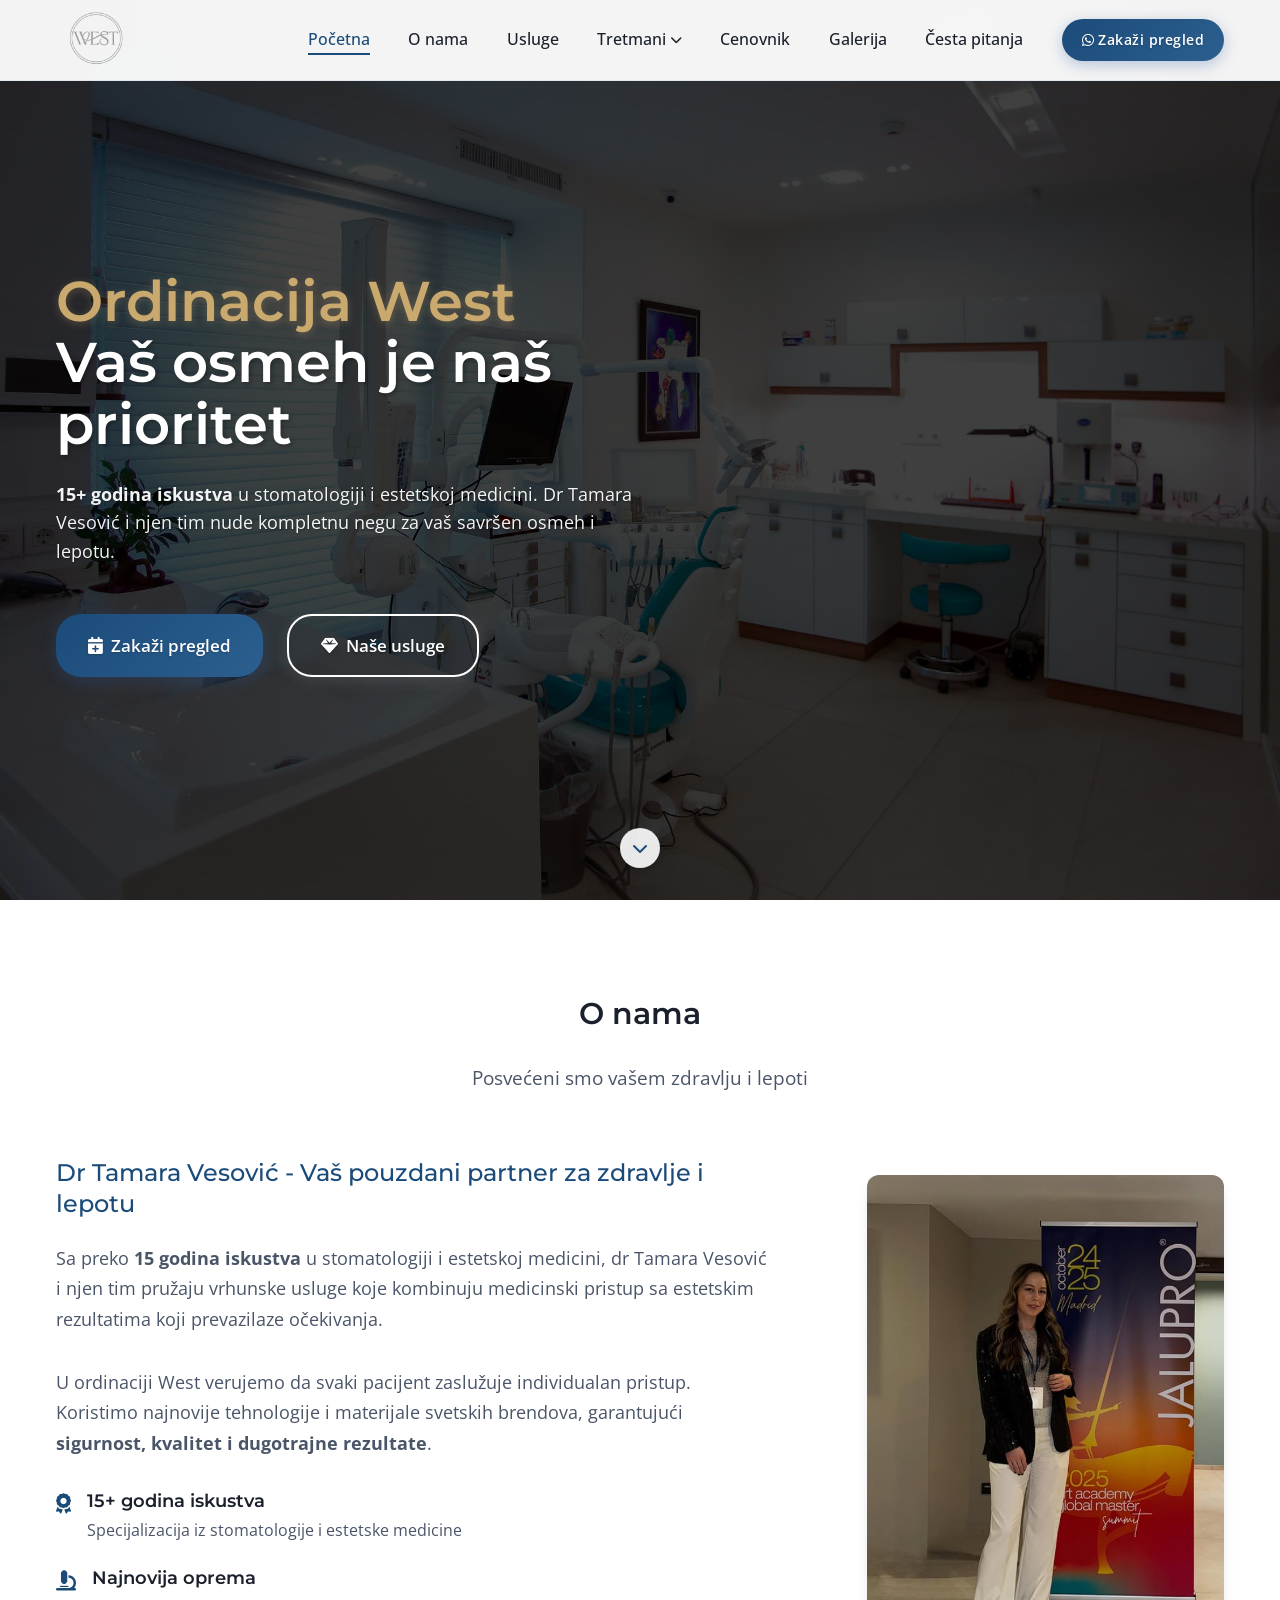
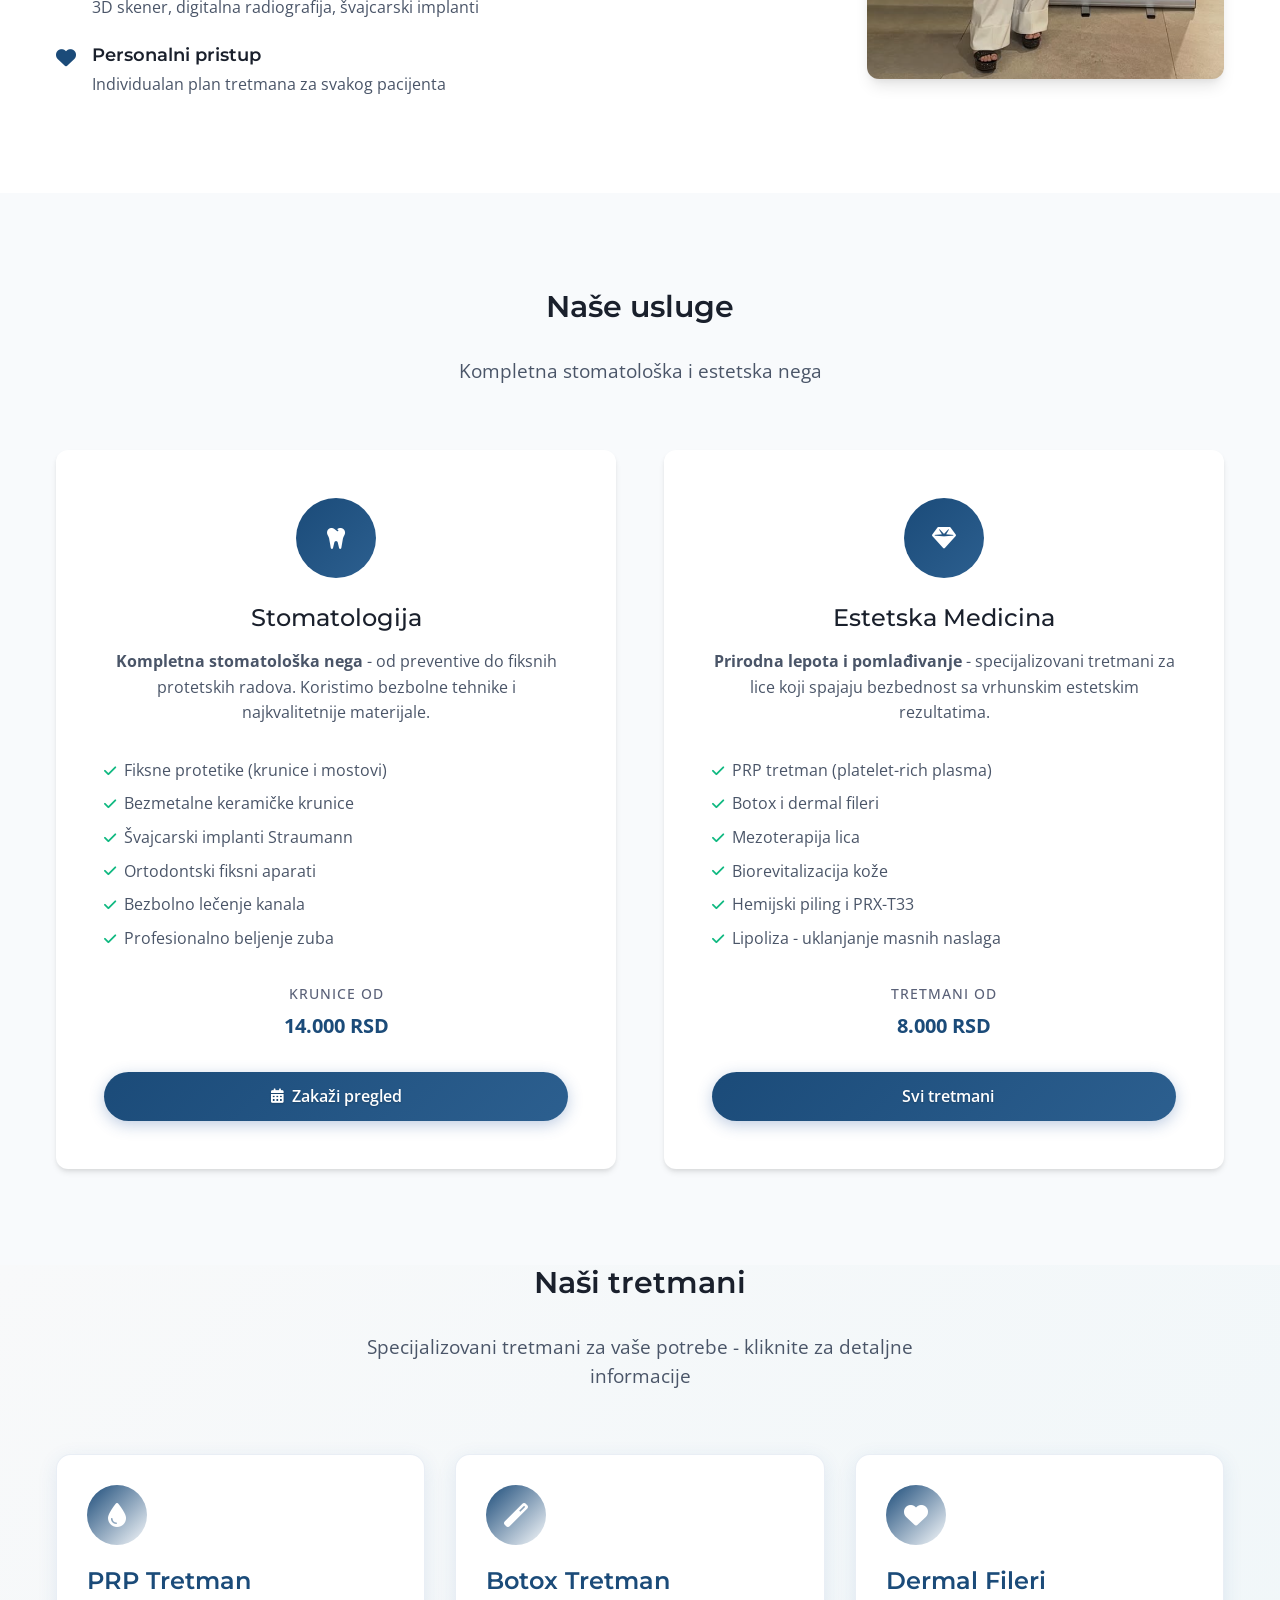
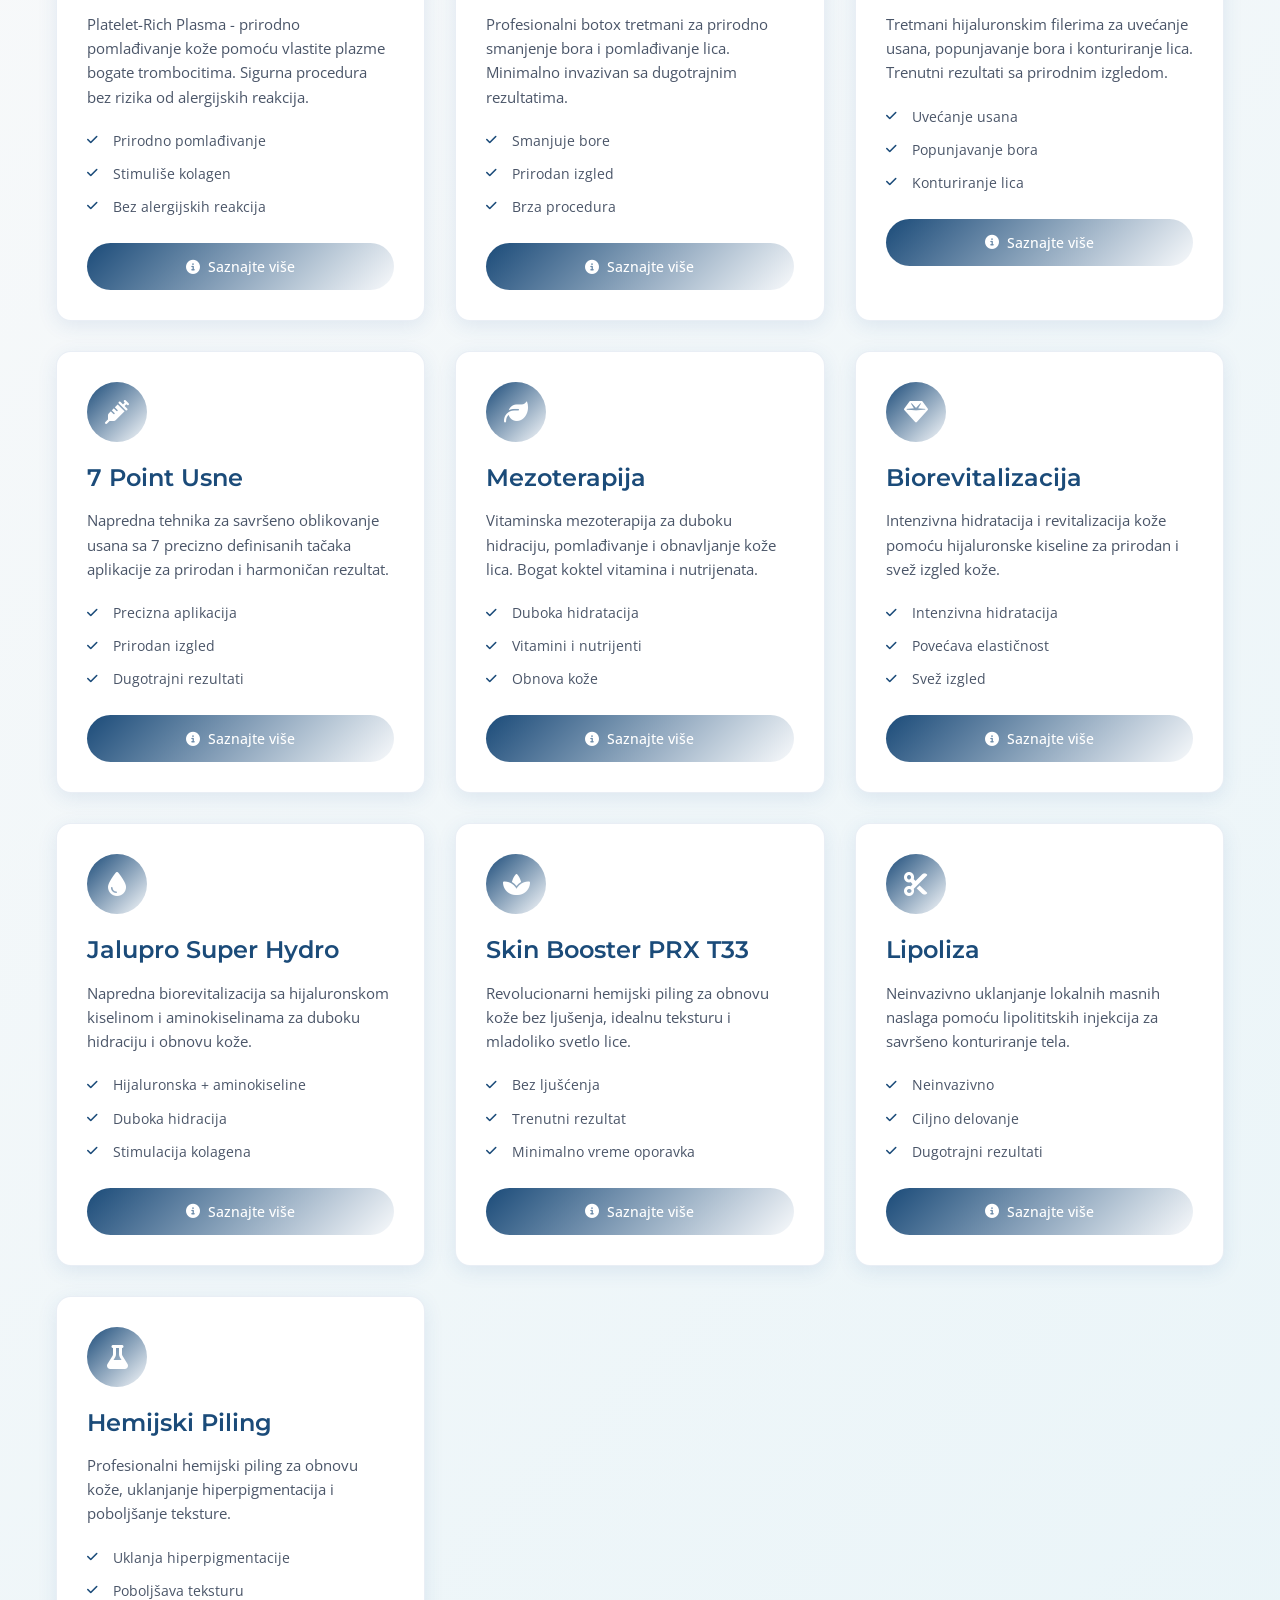
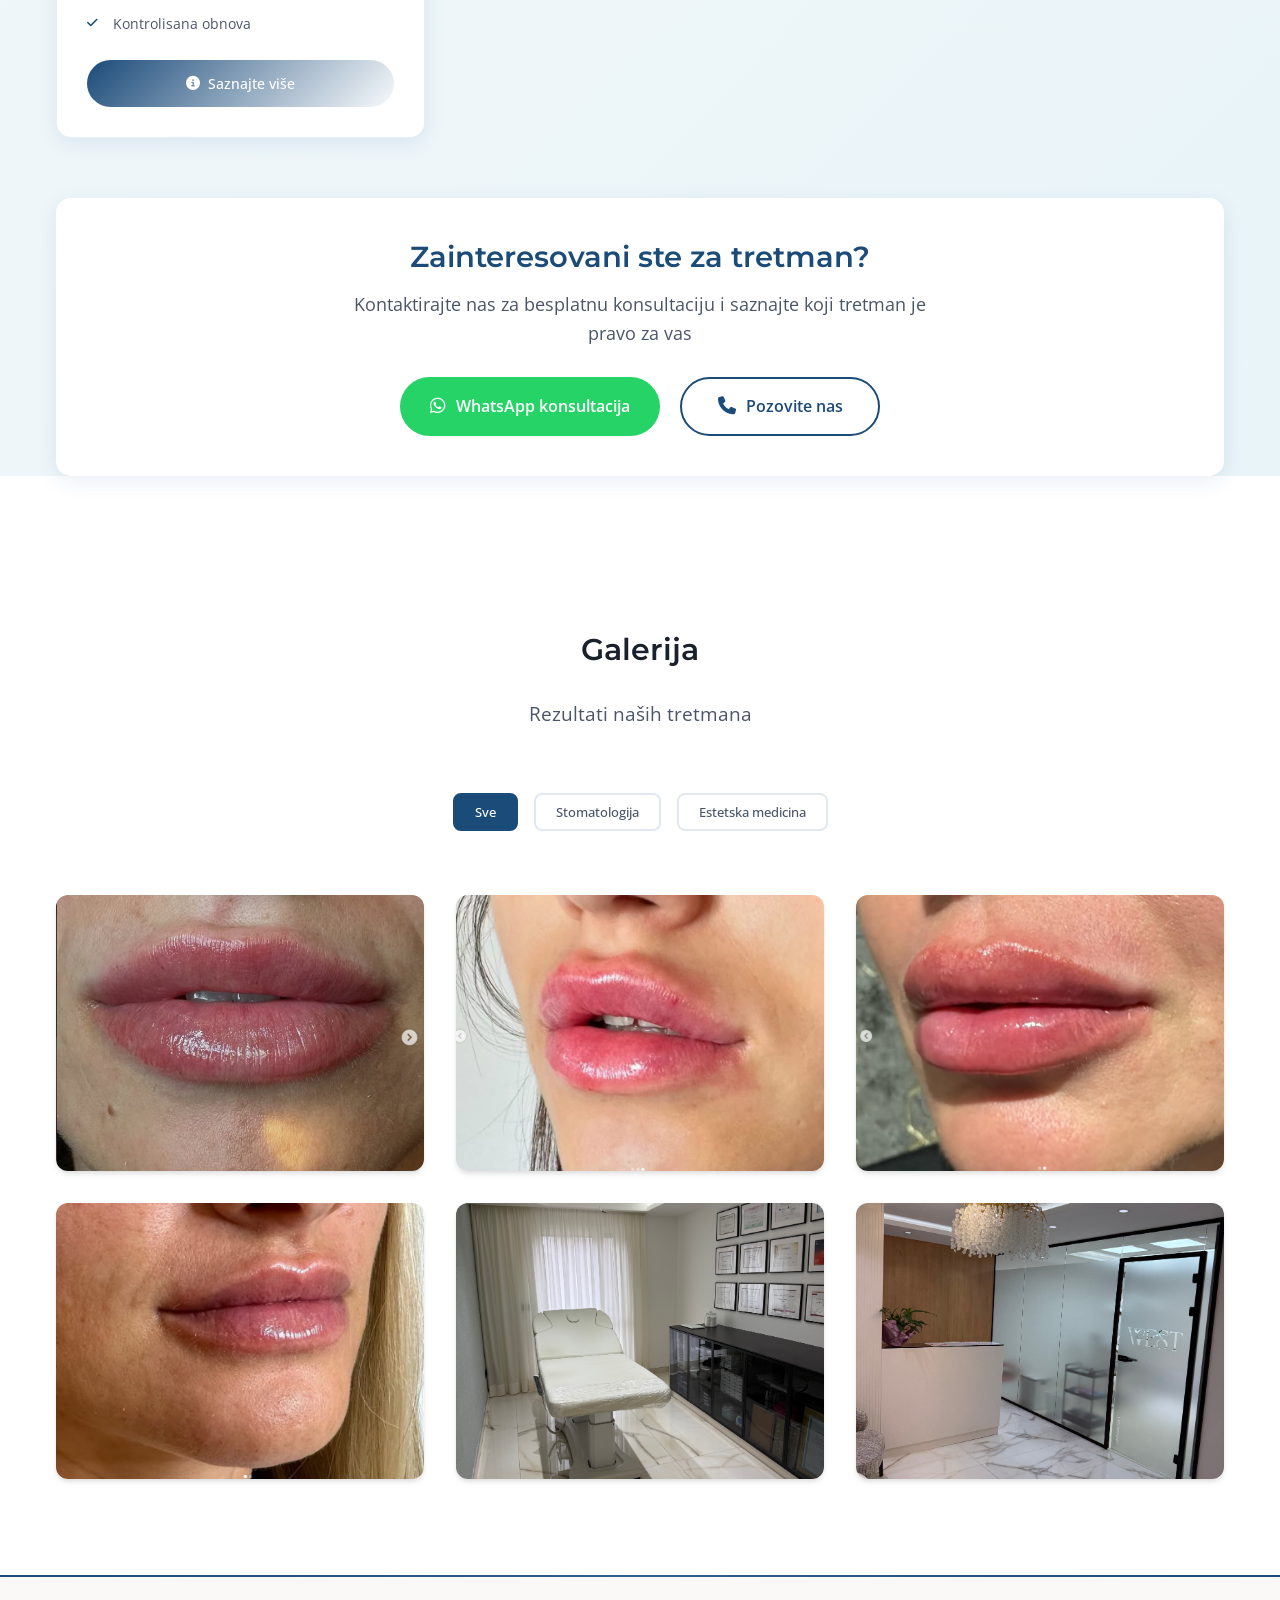
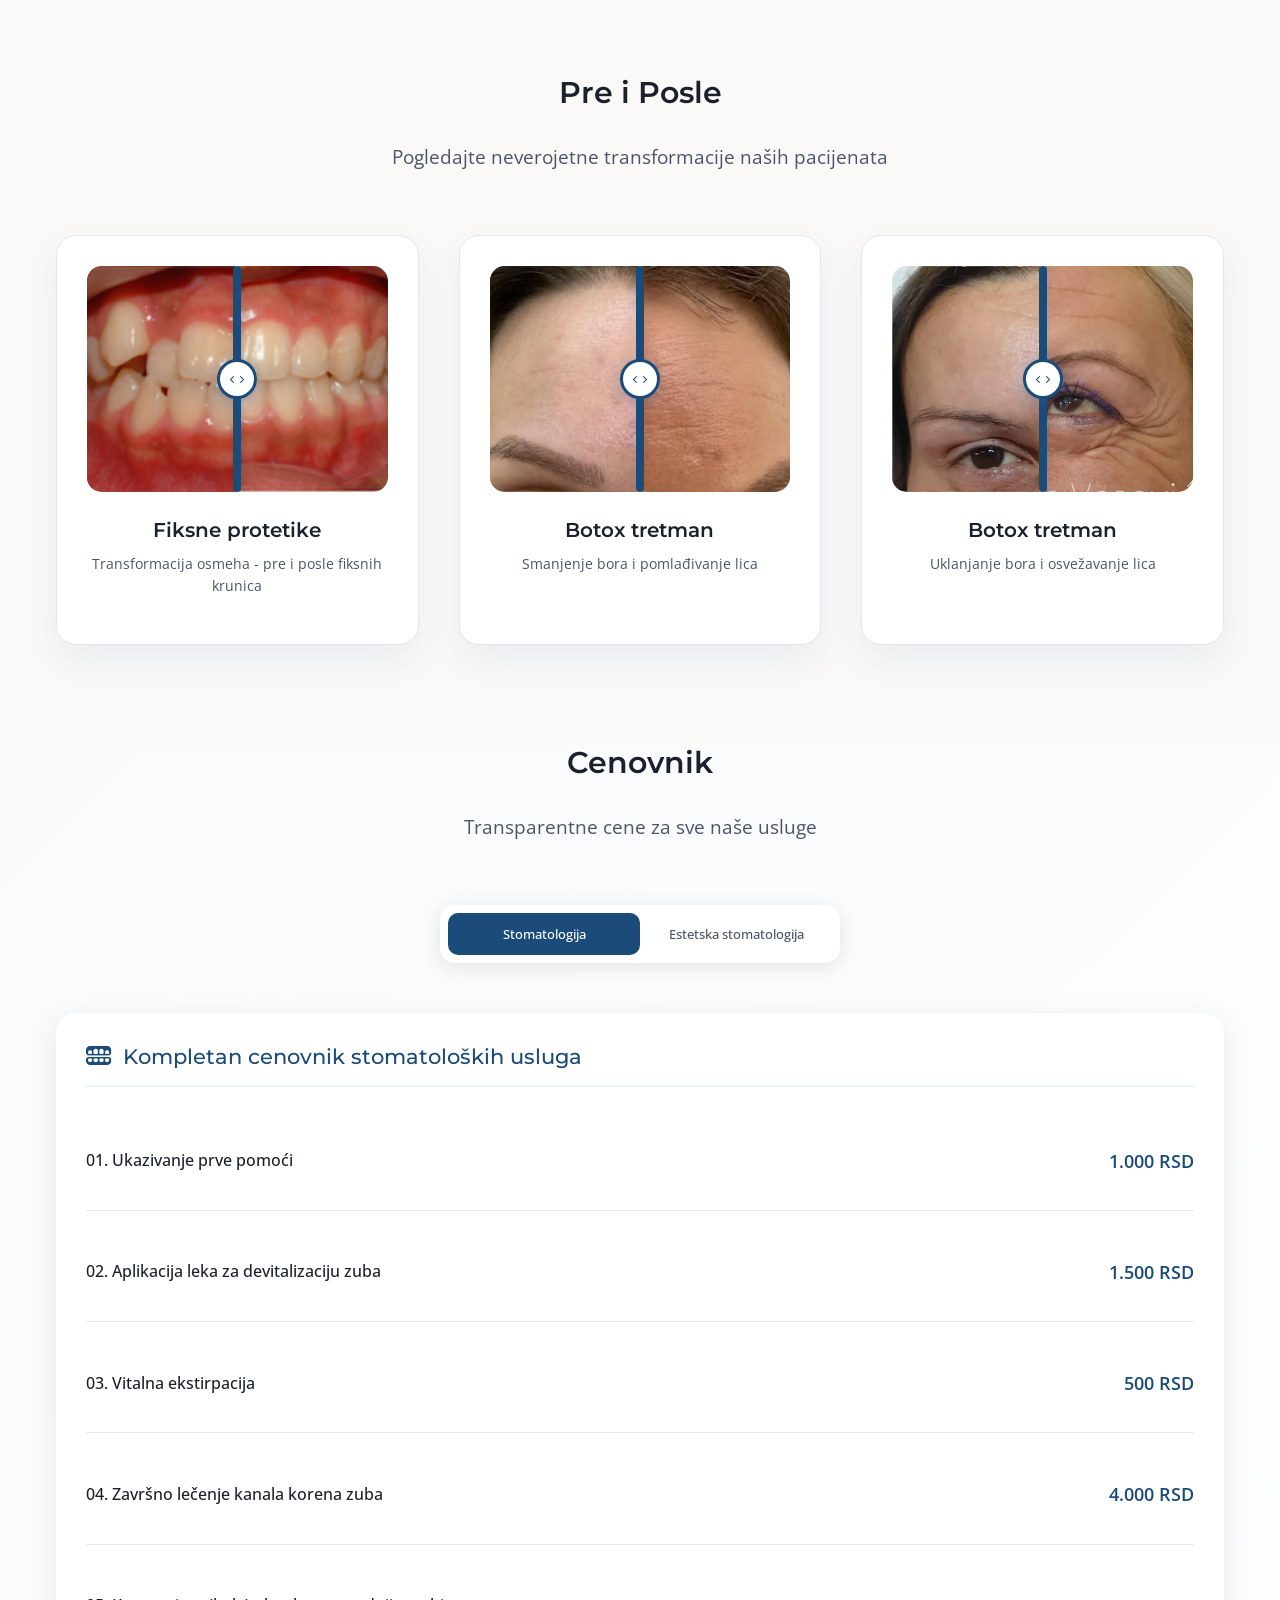
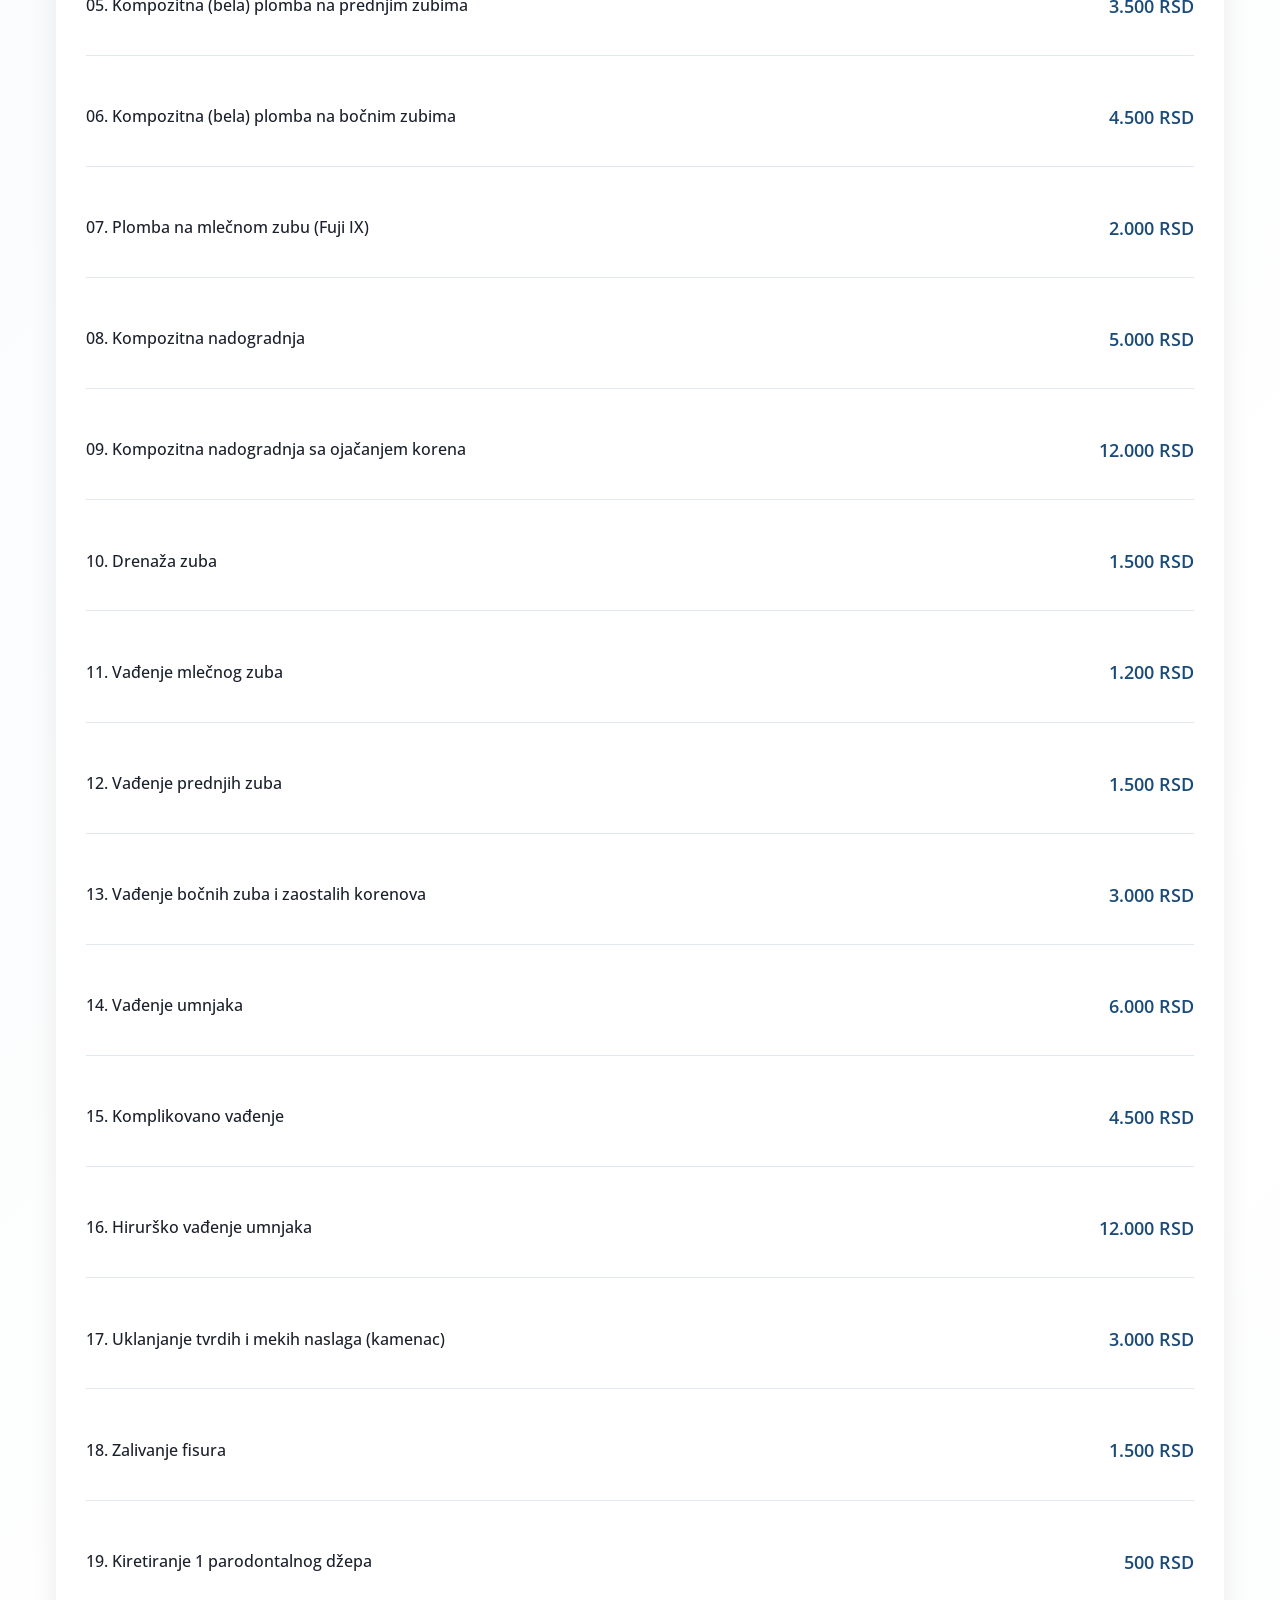
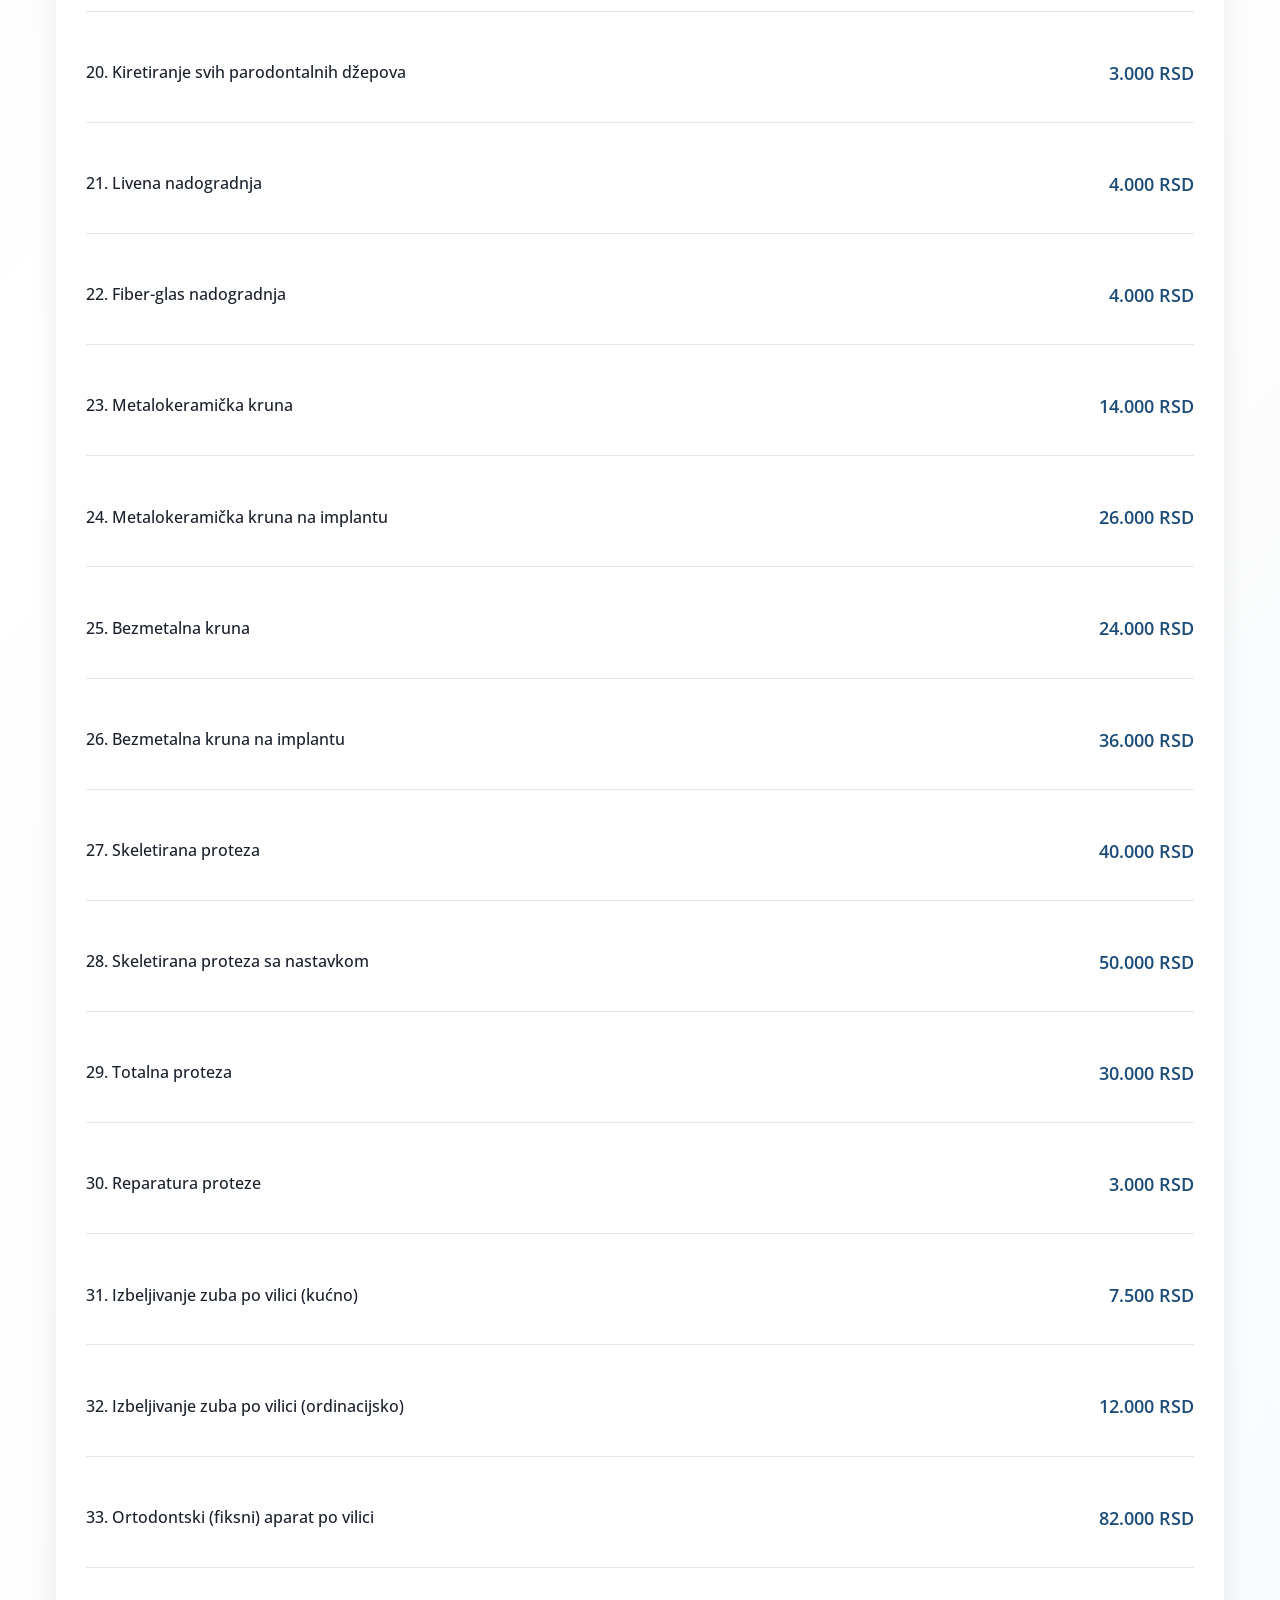
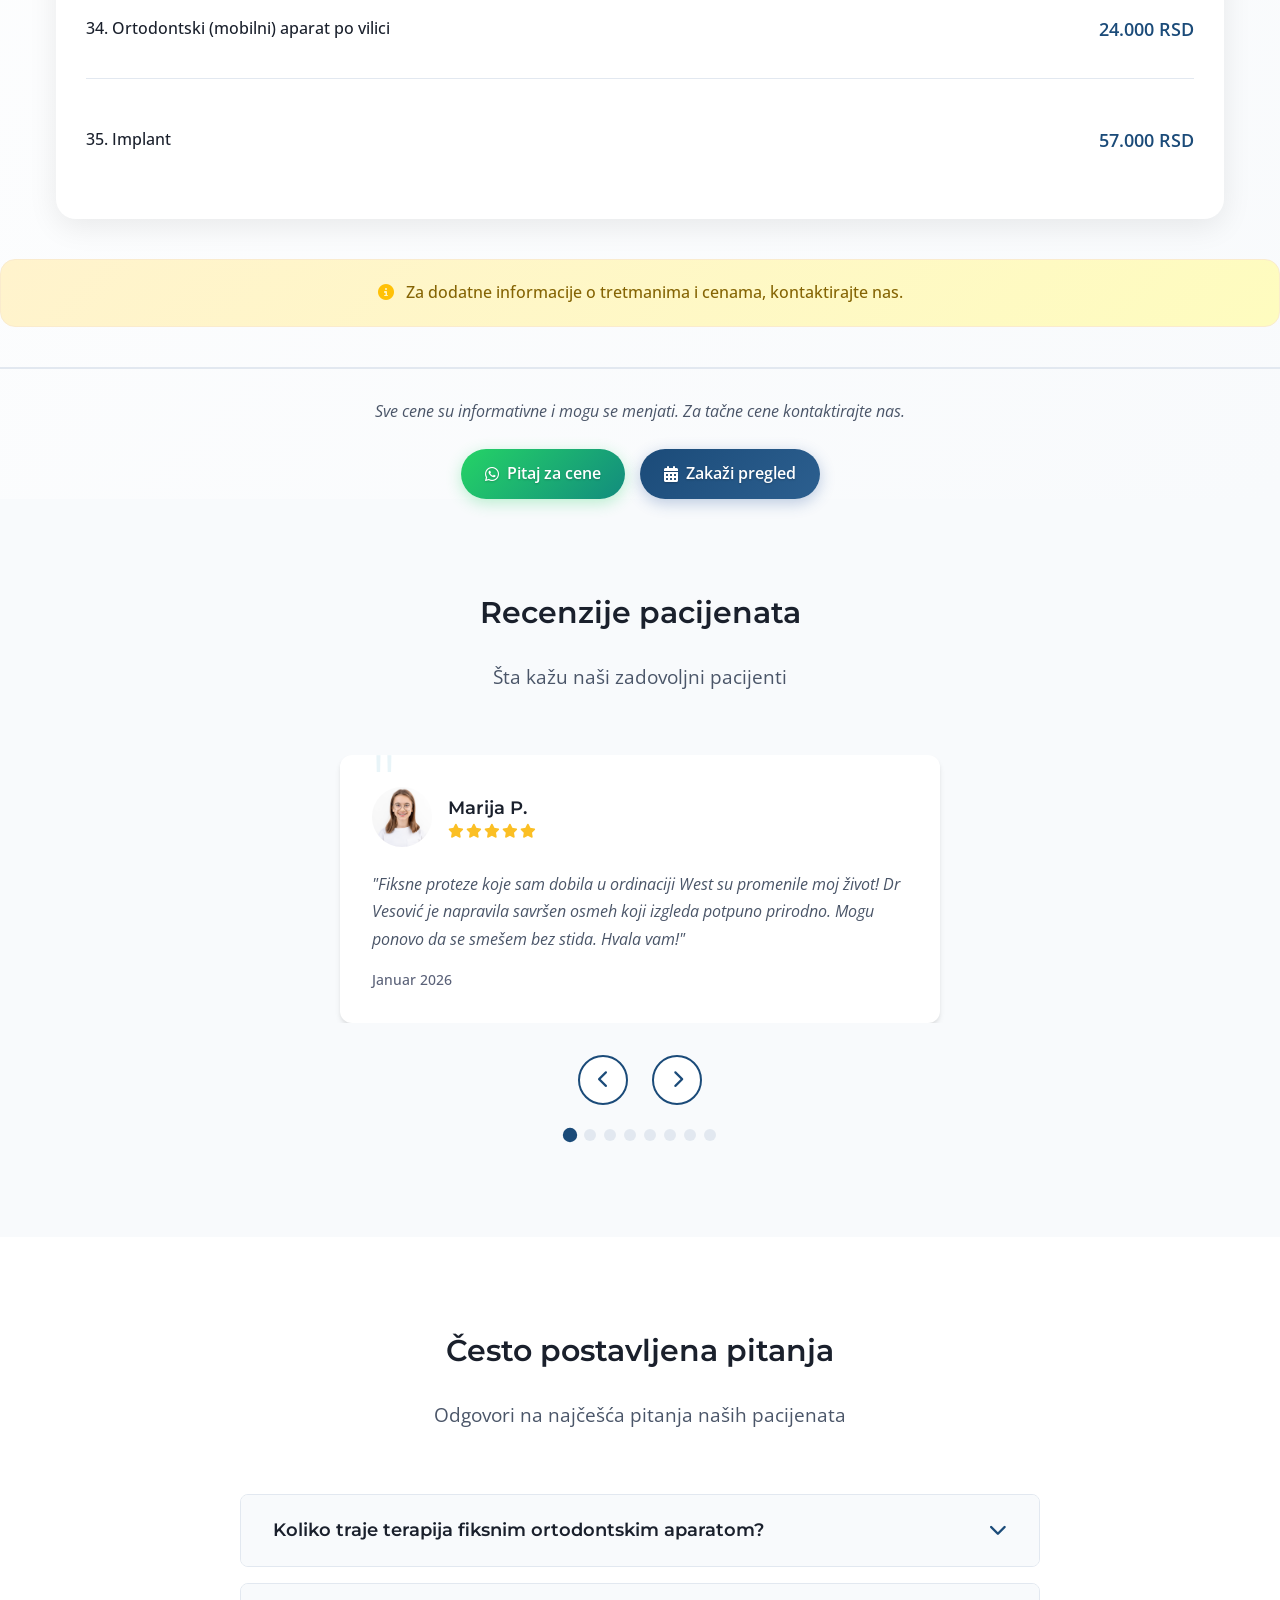
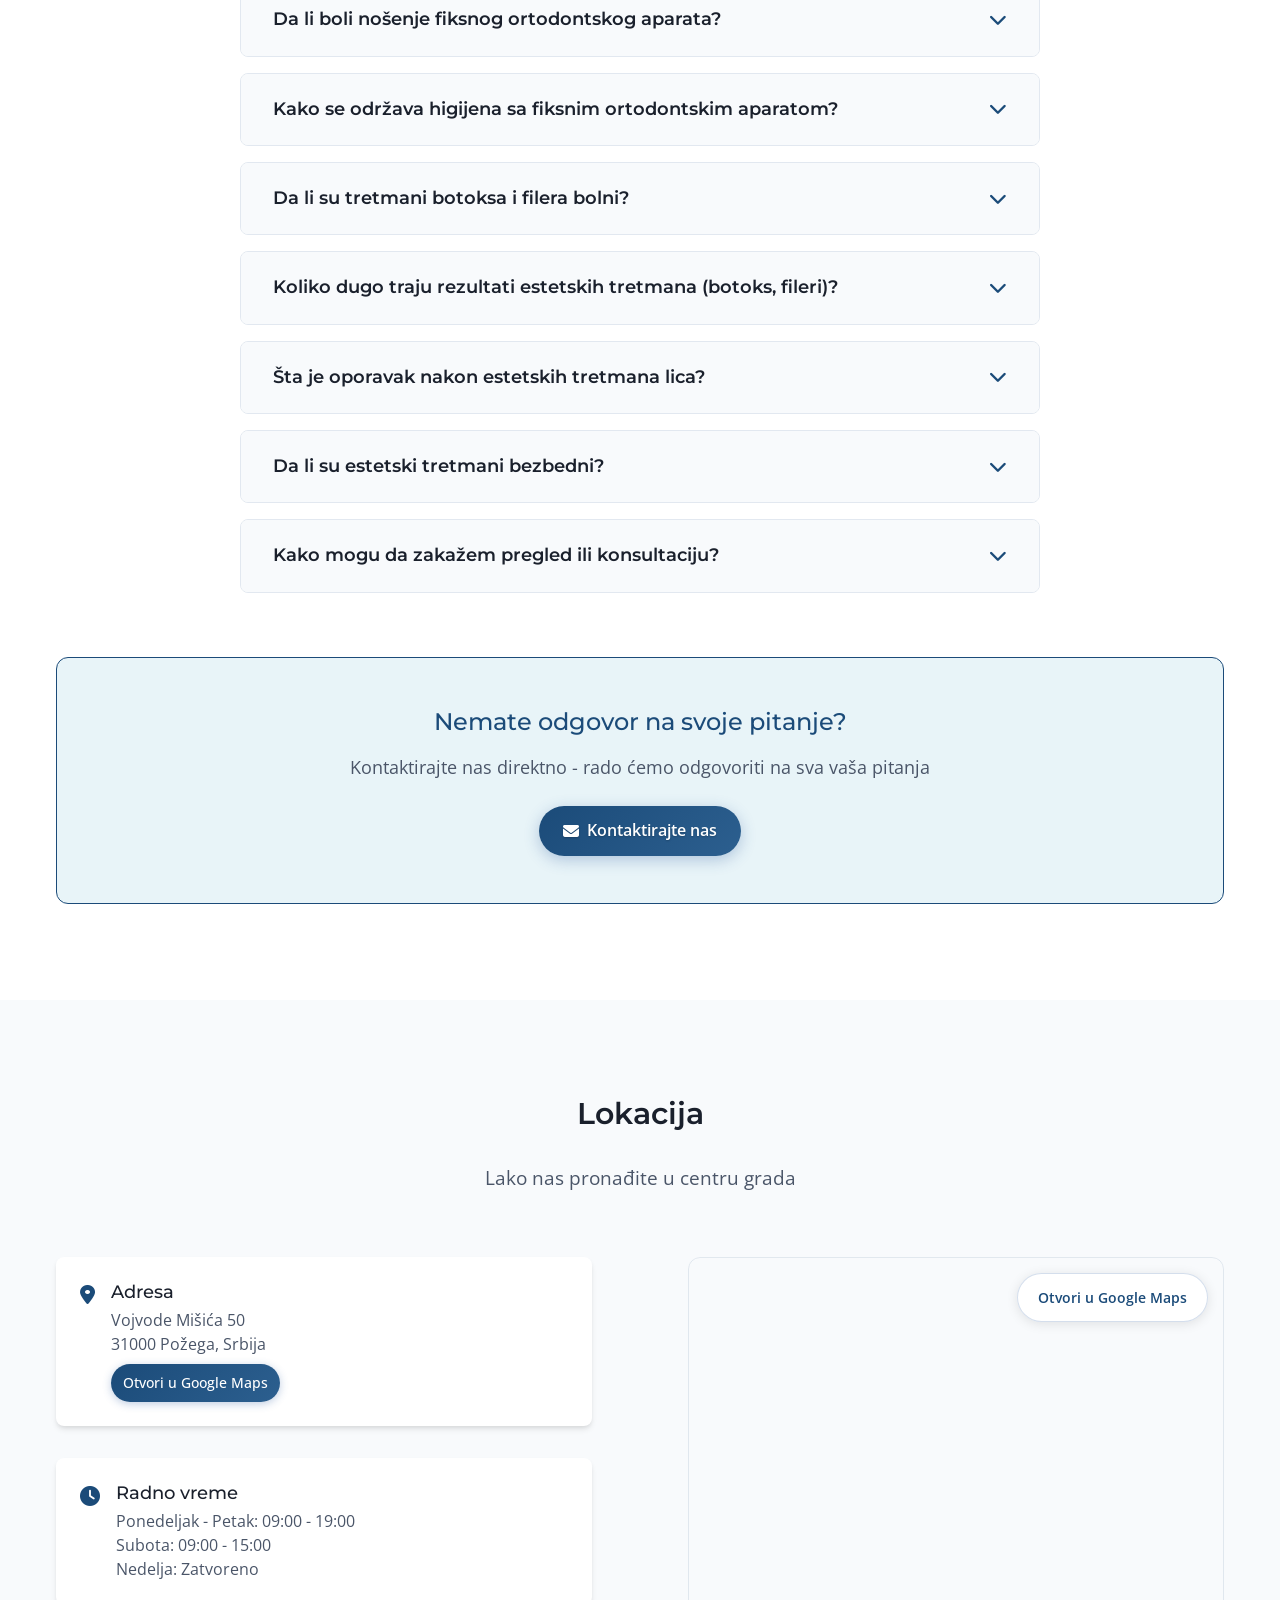
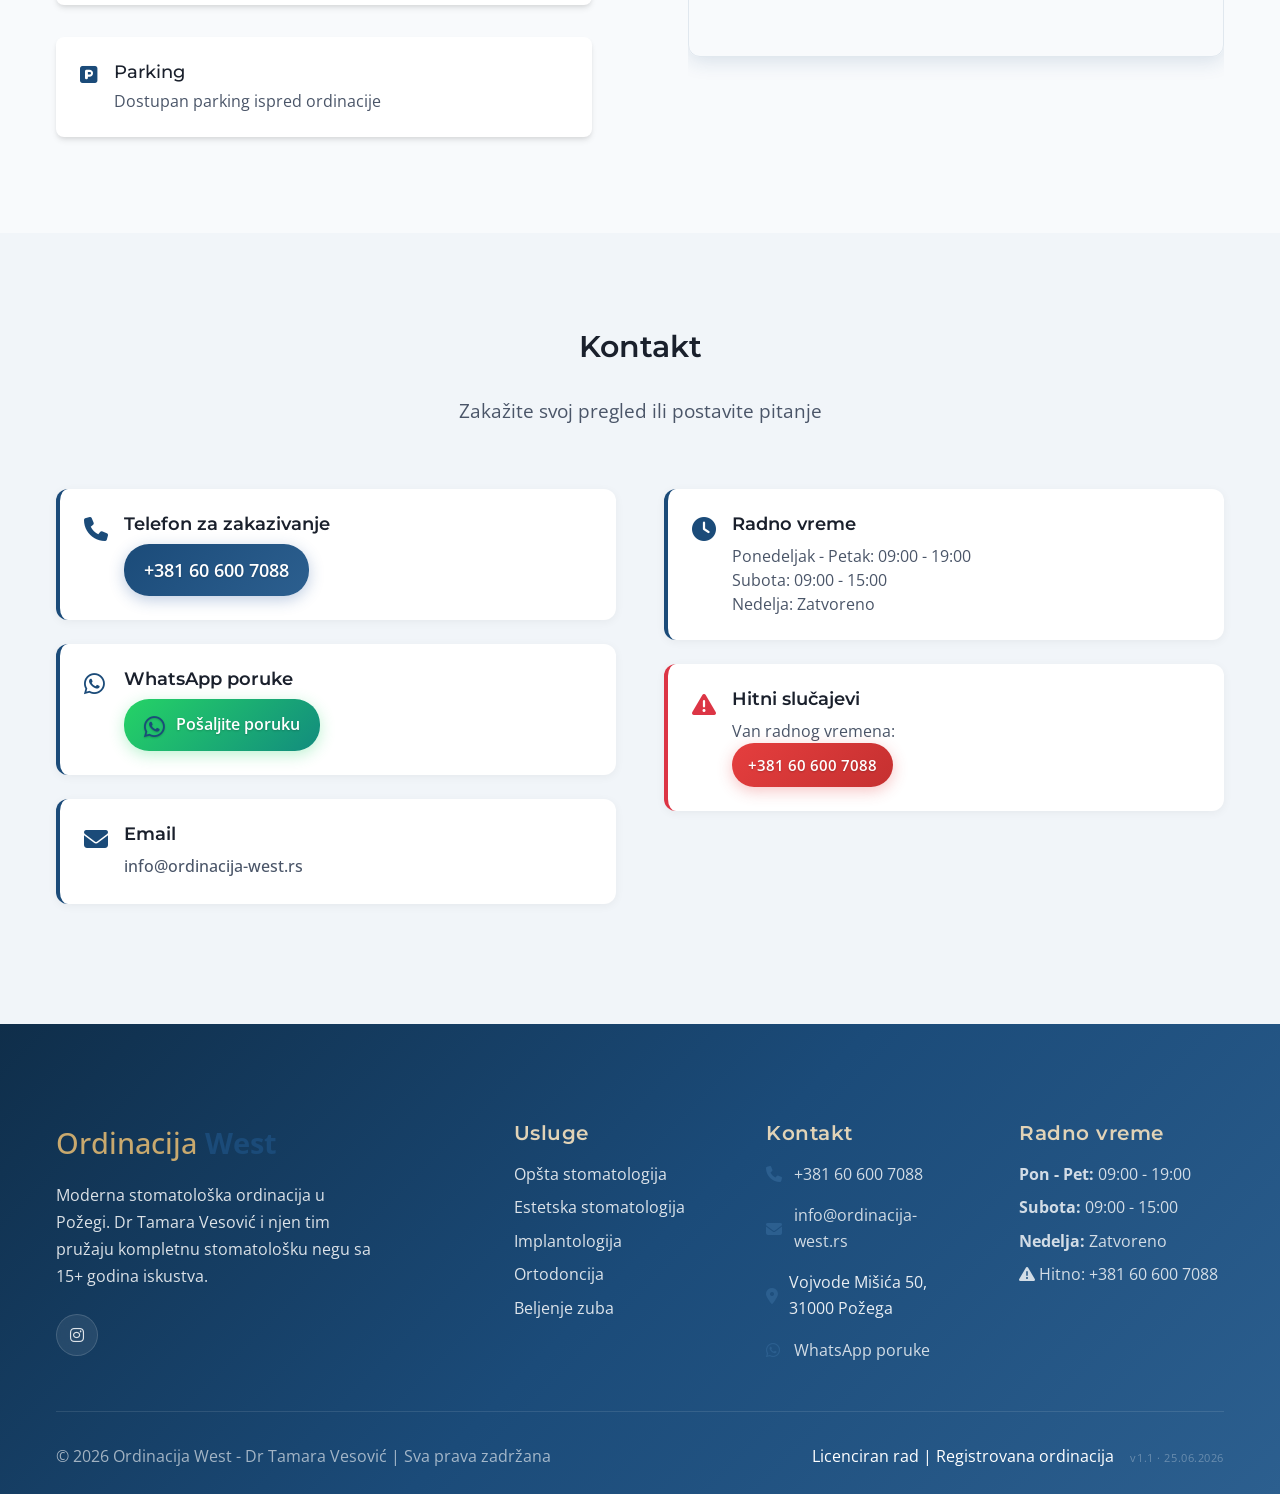
<file: index.html>
<!DOCTYPE html>
<html lang="sr" dir="ltr">
<head>
    <meta charset="UTF-8">
    <meta name="viewport" content="width=device-width, initial-scale=1.0">
    <meta name="description" content="Ordinacija West - Dr Tamara Vesović | Vrhunska stomatološka i estetska ordinacija u Požegi. Moderna oprema, personalizovan pristup. Botoks, fileri, implantologija. Zakažite pregled!">
    <meta name="keywords" content="stomatolog Požega, zubna ordinacija, estetska medicina, Dr Tamara Vesović, implantologija, botoks tretmani, dermal fileri, ordinacija west">
    <meta name="author" content="Dr Tamara Vesović - Ordinacija West">
    <meta name="robots" content="index, follow">
    <meta name="theme-color" content="#2c5aa0">
    
    <!-- Open Graph -->
    <meta property="og:title" content="Ordinacija West - Dr Tamara Vesović | Požega">
    <meta property="og:description" content="Moderna stomatološka i estetska ordinacija u Požegi. Vrhunski tretmani, iskusno osoblje, najnovija oprema.">
    <meta property="og:type" content="website">
    <meta property="og:url" content="https://ordinacija-west.rs">
    <meta property="og:image" content="https://ordinacija-west.rs/assets/images/ordinacija/image0.jpeg">
    <meta property="og:locale" content="sr_RS">
    
    <!-- Twitter Card -->
    <meta name="twitter:card" content="summary_large_image">
    <meta name="twitter:title" content="Ordinacija West - Stomatologija & Estetska medicina">
    <meta name="twitter:description" content="Moderna ordinacija u Požegi. Dr Tamara Vesović i tim stručnjaka.">
    
    <title>Ordinacija West - Dr Tamara Vesović | Stomatologija & Estetska medicina Požega</title>
    
    <!-- Favicon -->
    <link rel="icon" type="image/svg+xml" href="favicon.svg">
    <link rel="icon" type="image/svg+xml" href="favicon.svg">
    <link rel="icon" type="image/x-icon" href="favicon.ico">
    <link rel="apple-touch-icon" sizes="180x180" href="apple-touch-icon.png">
    
    <!-- Preload Critical Resources -->
    <link rel="preload" href="style.css" as="style">
    <link rel="preload" href="script.js" as="script">
    <link rel="preload" href="assets/images/hero-dark-resized.jpg" as="image">
    
    <!-- Google Fonts -->
    <link rel="preconnect" href="https://fonts.googleapis.com">
    <link rel="preconnect" href="https://fonts.gstatic.com" crossorigin>
    <link href="https://fonts.googleapis.com/css2?family=Montserrat:wght@300;400;500;600;700&family=Open+Sans:wght@300;400;500;600;700&family=Dancing+Script:wght@600;700&display=swap" rel="stylesheet">
    
    <!-- Font Awesome -->
    <link rel="stylesheet" href="https://cdnjs.cloudflare.com/ajax/libs/font-awesome/6.4.0/css/all.min.css" defer>
    
    <!-- Stylesheet -->
    <link rel="stylesheet" href="style.css">
    
    <!-- Structured Data -->
    <script type="application/ld+json">
    {
        "@context": "https://schema.org",
        "@type": "DentalClinic",
        "name": "Ordinacija West",
        "description": "Moderna stomatološka i estetska ordinacija u Požegi",
        "url": "https://ordinacija-west.rs",
        "telephone": "+381606007088",
        "address": {
            "@type": "PostalAddress",
            "streetAddress": "Vojvode Mišića 50",
            "addressLocality": "Požega",
            "postalCode": "31000",
            "addressCountry": "RS"
        },
        "openingHours": [
            "Mo-Fr 09:00-19:00",
            "Sa 09:00-15:00"
        ],
        "priceRange": "$$",
        "medicalSpecialty": ["Dentistry", "Cosmetic Dentistry", "Aesthetic Medicine"],
        "physician": {
            "@type": "Person",
            "name": "Dr Tamara Vesović",
            "jobTitle": "Stomatolog i specijalist estetske medicine"
        }
    }
    </script>
    
</head>
<body>
    <!-- Header -->
    <header class="header" id="header">
        <nav class="navbar">
            <div class="nav-container">
                <!-- Logo -->
                <div class="nav-logo">
                    <a href="#home" aria-label="Početna strana">
                        <img src="assets/images/logowest.png" alt="Ordinacija West Logo" class="logo-img">
                        <span class="logo-text-mobile">Ordinacija West</span>
                    </a>
                </div>
                
                <!-- Navigation Menu -->
                <ul class="nav-menu" id="nav-menu">
                    <li class="nav-item">
                        <a href="#home" class="nav-link" data-section="home">Početna</a>
                    </li>
                    <li class="nav-item">
                        <a href="#about" class="nav-link" data-section="about">O nama</a>
                    </li>
                    <li class="nav-item">
                        <a href="#services" class="nav-link" data-section="services">Usluge</a>
                    </li>
                    <li class="nav-item dropdown">
                        <a href="#tretmani" class="nav-link dropdown-toggle" data-section="tretmani">Tretmani <i class="fas fa-chevron-down"></i></a>
                        <ul class="dropdown-menu">
                            <li><a href="prp-tretman.html" class="dropdown-link">PRP Tretman</a></li>
                            <li><a href="botox-tretman.html" class="dropdown-link">Botox Tretman</a></li>
                            <li><a href="fileri-tretman.html" class="dropdown-link">Dermal Fileri</a></li>
                            <li><a href="usne-7point-tretman.html" class="dropdown-link">7 Point Usne</a></li>
                            <li><a href="mezoterapija-tretman.html" class="dropdown-link">Mezoterapija</a></li>
                            <li><a href="biorevitalizacija-tretman.html" class="dropdown-link">Biorevitalizacija</a></li>
                            <li><a href="jalupro-tretman.html" class="dropdown-link">Jalupro Super Hydro</a></li>
                            <li><a href="prx-t33-tretman.html" class="dropdown-link">Skin Booster PRX T33</a></li>
                            <li><a href="lipoliza-tretman.html" class="dropdown-link">Lipoliza</a></li>
                            <li><a href="hemijski-piling-tretman.html" class="dropdown-link">Hemijski Piling</a></li>
                            <li><a href="hijaluron-tretman.html" class="dropdown-link">Hijaluronska Kiselina</a></li>
                        </ul>
                    </li>
                    <li class="nav-item">
                        <a href="#pricing" class="nav-link" data-section="pricing">Cenovnik</a>
                    </li>
                    <li class="nav-item">
                        <a href="#gallery" class="nav-link" data-section="gallery">Galerija</a>
                    </li>
                    <li class="nav-item">
                        <a href="#faq" class="nav-link" data-section="faq">Česta pitanja</a>
                    </li>
        
                    <li class="nav-item">
                        <a href="https://wa.me/381606007088?text=Dobar%20dan%21%20%C5%BDelim%20da%20zaka%C5%BEem%20pregled%20u%20Ordinaciji%20West.%20Kada%20imate%20slobodan%20termin%3F" 
                           target="_blank" class="nav-link cta-nav">
                            <i class="fab fa-whatsapp"></i>
                            Zakaži pregled
                        </a>
                    </li>
                </ul>
                
                <!-- Hamburger Menu -->
                <div class="hamburger" id="hamburger" aria-label="Meni">
                    <span class="bar"></span>
                    <span class="bar"></span>
                    <span class="bar"></span>
                </div>
            </div>
        </nav>
    </header>

    <main>
        <!-- Hero Section -->
        <section class="hero" id="home">
            <!-- Background Image -->
            <div class="hero-background">
                <img src="assets/images/hero-dark-resized.jpg" alt="Moderna stomatološka ordinacija West u Požegi - Dr Tamara Vesović" class="hero-bg-img" loading="eager">
                <div class="hero-overlay"></div>
            </div>
            
            <div class="hero-container">
                <div class="hero-content">
                    <h1 class="hero-title fade-in">
                        <span class="hero-highlight">Ordinacija West</span>
                        <br>Vaš osmeh je naš prioritet
                    </h1>
                    <p class="hero-subtitle fade-in">
                        <strong>15+ godina iskustva</strong> u stomatologiji i estetskoj medicini. 
                        Dr Tamara Vesović i njen tim nude kompletnu negu za vaš savršen osmeh i lepotu.
                    </p>
                    <div class="hero-buttons fade-in">
                        <a href="#contact" class="btn btn-primary btn-large" data-section="contact">
                            <i class="fas fa-calendar-plus"></i>
                            Zakaži pregled
                        </a>
                        <a href="#services" class="btn btn-secondary btn-large" data-section="services">
                            <i class="fas fa-gem"></i>
                            Naše usluge
                        </a>
                    </div>
                    
                </div>
                    </div>
                </div>
            </div>
            
            <div class="hero-scroll">
                <a href="#about" class="scroll-down" data-section="about" aria-label="Pomeri se dole">
                    <i class="fas fa-chevron-down"></i>
                </a>
            </div>
        </section>

        <!-- About Section -->
        <section class="about" id="about">
            <div class="container">
                <div class="section-header">
                    <h2 class="section-title fade-in">O nama</h2>
                    <p class="section-subtitle fade-in">
                        Posvećeni smo vašem zdravlju i lepoti
                    </p>
                </div>
                
                <div class="about-content">
                    <div class="about-text fade-in">
                        <h3>Dr Tamara Vesović - Vaš pouzdani partner za zdravlje i lepotu</h3>
                        <p class="about-description">
                            Sa preko <strong>15 godina iskustva</strong> u stomatologiji i estetskoj medicini, 
                            dr Tamara Vesović i njen tim pružaju vrhunske usluge koje kombinuju medicinski pristup 
                            sa estetskim rezultatima koji prevazilaze očekivanja.
                        </p>
                        <p class="about-description">
                            U ordinaciji West verujemo da svaki pacijent zaslužuje individualan pristup. 
                            Koristimo najnovije tehnologije i materijale svetskih brendova, garantujući 
                            <strong>sigurnost, kvalitet i dugotrajne rezultate</strong>.
                        </p>
                        
                        <div class="about-features">
                            <div class="feature">
                                <i class="fas fa-award"></i>
                                <div>
                                    <h4>15+ godina iskustva</h4>
                                    <p>Specijalizacija iz stomatologije i estetske medicine</p>
                                </div>
                            </div>
                            <div class="feature">
                                <i class="fas fa-microscope"></i>
                                <div>
                                    <h4>Najnovija oprema</h4>
                                    <p>3D skener, digitalna radiografija, švajcarski implanti</p>
                                </div>
                            </div>
                            <div class="feature">
                                <i class="fas fa-heart"></i>
                                <div>
                                    <h4>Personalni pristup</h4>
                                    <p>Individualan plan tretmana za svakog pacijenta</p>
                                </div>
                            </div>
                        </div>
                    </div>
                    
                    <div class="about-image fade-in">
                        <img src="assets/images/DrTamara.png" alt="Dr Tamara Vesović - Stomatolog i specijalist estetske medicine" class="doctor-img">
                    </div>
                </div>
            </div>
        </section>

        <!-- Services Section -->
        <section class="services" id="services">
            <div class="container">
                <div class="section-header">
                    <h2 class="section-title fade-in">Naše usluge</h2>
                    <p class="section-subtitle fade-in">
                        Kompletna stomatološka i estetska nega
                    </p>
                </div>
                
                <div class="services-grid">
                    <!-- Stomatologija -->
                    <div class="service-card fade-in">
                        <div class="service-icon">
                            <i class="fas fa-tooth"></i>
                        </div>
                        <h3 class="service-title">Stomatologija</h3>
                        <p class="service-description">
                            <strong>Kompletna stomatološka nega</strong> - od preventive do fiksnih protetskih radova. 
                            Koristimo bezbolne tehnike i najkvalitetnije materijale.
                        </p>
                        <ul class="service-list">
                            <li><i class="fas fa-check"></i> Fiksne protetike (krunice i mostovi)</li>
                            <li><i class="fas fa-check"></i> Bezmetalne keramičke krunice</li>
                            <li><i class="fas fa-check"></i> Švajcarski implanti Straumann</li>
                            <li><i class="fas fa-check"></i> Ortodontski fiksni aparati</li>
                            <li><i class="fas fa-check"></i> Bezbolno lečenje kanala</li>
                            <li><i class="fas fa-check"></i> Profesionalno beljenje zuba</li>
                        </ul>
                        <div class="service-price">
                            <span class="price-from">Krunice od</span>
                            <span class="price-amount">14.000 RSD</span>
                        </div>
                        <a href="#contact" class="service-btn btn-primary" data-section="contact">
                            <i class="fas fa-calendar-alt"></i>
                            Zakaži pregled
                        </a>
                    </div>
                    
                    <!-- Estetska medicina -->
                    <div class="service-card fade-in">
                        <div class="service-icon">
                            <i class="fas fa-gem"></i>
                        </div>
                        <h3 class="service-title">Estetska Medicina</h3>
                        <p class="service-description">
                            <strong>Prirodna lepota i pomlađivanje</strong> - specijalizovani tretmani za lice koji spajaju bezbednost 
                            sa vrhunskim estetskim rezultatima.
                        </p>
                        <ul class="service-list">
                            <li><i class="fas fa-check"></i> PRP tretman (platelet-rich plasma)</li>
                            <li><i class="fas fa-check"></i> Botox i dermal fileri</li>
                            <li><i class="fas fa-check"></i> Mezoterapija lica</li>
                            <li><i class="fas fa-check"></i> Biorevitalizacija kože</li>
                            <li><i class="fas fa-check"></i> Hemijski piling i PRX-T33</li>
                            <li><i class="fas fa-check"></i> Lipoliza - uklanjanje masnih naslaga</li>
                        </ul>
                        <div class="service-price">
                            <span class="price-from">Tretmani od</span>
                            <span class="price-amount">8.000 RSD</span>
                        </div>
                        <a href="#tretmani" class="service-btn btn-secondary" data-section="tretmani">
                            <i class="fas fa-sparkles"></i>
                            Svi tretmani
                        </a>
                    </div>
                </div>
            </div>
        </section>

        <!-- Treatments Section -->
        <section class="treatments" id="tretmani">
            <div class="container">
                <div class="section-header">
                    <h2 class="section-title fade-in">Naši tretmani</h2>
                    <p class="section-subtitle fade-in">
                        Specijalizovani tretmani za vaše potrebe - kliknite za detaljne informacije
                    </p>
                </div>
                
                <div class="treatments-grid">
                    <div class="treatment-card fade-in">
                        <div class="treatment-icon">
                            <i class="fas fa-tint"></i>
                        </div>
                        <h3>PRP Tretman</h3>
                        <p>Platelet-Rich Plasma - prirodno pomlađivanje kože pomoću vlastite plazme bogate trombocitima. Sigurna procedura bez rizika od alergijskih reakcija.</p>
                        <ul class="treatment-benefits">
                            <li><i class="fas fa-check"></i> Prirodno pomlađivanje</li>
                            <li><i class="fas fa-check"></i> Stimuliše kolagen</li>
                            <li><i class="fas fa-check"></i> Bez alergijskih reakcija</li>
                        </ul>
                        <a href="prp-tretman.html" class="treatment-btn">
                            <i class="fas fa-info-circle"></i>
                            Saznajte više
                        </a>
                    </div>

                    <div class="treatment-card fade-in">
                        <div class="treatment-icon">
                            <i class="fas fa-magic"></i>
                        </div>
                        <h3>Botox Tretman</h3>
                        <p>Profesionalni botox tretmani za prirodno smanjenje bora i pomlađivanje lica. Minimalno invazivan sa dugotrajnim rezultatima.</p>
                        <ul class="treatment-benefits">
                            <li><i class="fas fa-check"></i> Smanjuje bore</li>
                            <li><i class="fas fa-check"></i> Prirodan izgled</li>
                            <li><i class="fas fa-check"></i> Brza procedura</li>
                        </ul>
                        <a href="botox-tretman.html" class="treatment-btn">
                            <i class="fas fa-info-circle"></i>
                            Saznajte više
                        </a>
                    </div>

                    <div class="treatment-card fade-in">
                        <div class="treatment-icon">
                            <i class="fas fa-heart"></i>
                        </div>
                        <h3>Dermal Fileri</h3>
                        <p>Tretmani hijaluronskim filerima za uvećanje usana, popunjavanje bora i konturiranje lica. Trenutni rezultati sa prirodnim izgledom.</p>
                        <ul class="treatment-benefits">
                            <li><i class="fas fa-check"></i> Uvećanje usana</li>
                            <li><i class="fas fa-check"></i> Popunjavanje bora</li>
                            <li><i class="fas fa-check"></i> Konturiranje lica</li>
                        </ul>
                        <a href="fileri-tretman.html" class="treatment-btn">
                            <i class="fas fa-info-circle"></i>
                            Saznajte više
                        </a>
                    </div>

                    <div class="treatment-card fade-in">
                        <div class="treatment-icon">
                            <i class="fas fa-syringe"></i>
                        </div>
                        <h3>7 Point Usne</h3>
                        <p>Napredna tehnika za savršeno oblikovanje usana sa 7 precizno definisanih tačaka aplikacije za prirodan i harmoničan rezultat.</p>
                        <ul class="treatment-benefits">
                            <li><i class="fas fa-check"></i> Precizna aplikacija</li>
                            <li><i class="fas fa-check"></i> Prirodan izgled</li>
                            <li><i class="fas fa-check"></i> Dugotrajni rezultati</li>
                        </ul>
                        <a href="usne-7point-tretman.html" class="treatment-btn">
                            <i class="fas fa-info-circle"></i>
                            Saznajte više
                        </a>
                    </div>

                    <div class="treatment-card fade-in">
                        <div class="treatment-icon">
                            <i class="fas fa-leaf"></i>
                        </div>
                        <h3>Mezoterapija</h3>
                        <p>Vitaminska mezoterapija za duboku hidraciju, pomlađivanje i obnavljanje kože lica. Bogat koktel vitamina i nutrijenata.</p>
                        <ul class="treatment-benefits">
                            <li><i class="fas fa-check"></i> Duboka hidratacija</li>
                            <li><i class="fas fa-check"></i> Vitamini i nutrijenti</li>
                            <li><i class="fas fa-check"></i> Obnova kože</li>
                        </ul>
                        <a href="mezoterapija-tretman.html" class="treatment-btn">
                            <i class="fas fa-info-circle"></i>
                            Saznajte više
                        </a>
                    </div>

                    <div class="treatment-card fade-in">
                        <div class="treatment-icon">
                            <i class="fas fa-gem"></i>
                        </div>
                        <h3>Biorevitalizacija</h3>
                        <p>Intenzivna hidratacija i revitalizacija kože pomoću hijaluronske kiseline za prirodan i svež izgled kože.</p>
                        <ul class="treatment-benefits">
                            <li><i class="fas fa-check"></i> Intenzivna hidratacija</li>
                            <li><i class="fas fa-check"></i> Povećava elastičnost</li>
                            <li><i class="fas fa-check"></i> Svež izgled</li>
                        </ul>
                        <a href="biorevitalizacija-tretman.html" class="treatment-btn">
                            <i class="fas fa-info-circle"></i>
                            Saznajte više
                        </a>
                    </div>

                    <div class="treatment-card fade-in">
                        <div class="treatment-icon">
                            <i class="fas fa-droplet"></i>
                        </div>
                        <h3>Jalupro Super Hydro</h3>
                        <p>Napredna biorevitalizacija sa hijaluronskom kiselinom i aminokiselinama za duboku hidraciju i obnovu kože.</p>
                        <ul class="treatment-benefits">
                            <li><i class="fas fa-check"></i> Hijaluronska + aminokiseline</li>
                            <li><i class="fas fa-check"></i> Duboka hidracija</li>
                            <li><i class="fas fa-check"></i> Stimulacija kolagena</li>
                        </ul>
                        <a href="jalupro-tretman.html" class="treatment-btn">
                            <i class="fas fa-info-circle"></i>
                            Saznajte više
                        </a>
                    </div>

                    <div class="treatment-card fade-in">
                        <div class="treatment-icon">
                            <i class="fas fa-spa"></i>
                        </div>
                        <h3>Skin Booster PRX T33</h3>
                        <p>Revolucionarni hemijski piling za obnovu kože bez ljušenja, idealnu teksturu i mladoliko svetlo lice.</p>
                        <ul class="treatment-benefits">
                            <li><i class="fas fa-check"></i> Bez ljušćenja</li>
                            <li><i class="fas fa-check"></i> Trenutni rezultat</li>
                            <li><i class="fas fa-check"></i> Minimalno vreme oporavka</li>
                        </ul>
                        <a href="prx-t33-tretman.html" class="treatment-btn">
                            <i class="fas fa-info-circle"></i>
                            Saznajte više
                        </a>
                    </div>

                    <div class="treatment-card fade-in">
                        <div class="treatment-icon">
                            <i class="fas fa-cut"></i>
                        </div>
                        <h3>Lipoliza</h3>
                        <p>Neinvazivno uklanjanje lokalnih masnih naslaga pomoću lipolititskih injekcija za savršeno konturiranje tela.</p>
                        <ul class="treatment-benefits">
                            <li><i class="fas fa-check"></i> Neinvazivno</li>
                            <li><i class="fas fa-check"></i> Ciljno delovanje</li>
                            <li><i class="fas fa-check"></i> Dugotrajni rezultati</li>
                        </ul>
                        <a href="lipoliza-tretman.html" class="treatment-btn">
                            <i class="fas fa-info-circle"></i>
                            Saznajte više
                        </a>
                    </div>

                    <div class="treatment-card fade-in">
                        <div class="treatment-icon">
                            <i class="fas fa-flask"></i>
                        </div>
                        <h3>Hemijski Piling</h3>
                        <p>Profesionalni hemijski piling za obnovu kože, uklanjanje hiperpigmentacija i poboljšanje teksture.</p>
                        <ul class="treatment-benefits">
                            <li><i class="fas fa-check"></i> Uklanja hiperpigmentacije</li>
                            <li><i class="fas fa-check"></i> Poboljšava teksturu</li>
                            <li><i class="fas fa-check"></i> Kontrolisana obnova</li>
                        </ul>
                        <a href="hemijski-piling-tretman.html" class="treatment-btn">
                            <i class="fas fa-info-circle"></i>
                            Saznajte više
                        </a>
                    </div>
                </div>

                <!-- Call to Action -->
                <div class="treatments-cta fade-in">
                    <h3>Zainteresovani ste za tretman?</h3>
                    <p>Kontaktirajte nas za besplatnu konsultaciju i saznajte koji tretman je pravo za vas</p>
                    <div class="cta-buttons">
                        <a href="https://wa.me/381606007088?text=Dobar%20dan%21%20Interesuje%20me%20konsultacija%20za%20tretmane.%20Možete%20li%20mi%20reći%20više%3F" 
                           target="_blank" class="cta-btn primary">
                            <i class="fab fa-whatsapp"></i>
                            WhatsApp konsultacija
                        </a>
                        <a href="#contact" class="cta-btn secondary" data-section="contact">
                            <i class="fas fa-phone"></i>
                            Pozovite nas
                        </a>
                    </div>
                </div>
            </div>
        </section>

        <!-- Gallery Section -->
        <section class="gallery" id="gallery">
            <div class="container">
                <div class="section-header">
                    <h2 class="section-title fade-in">Galerija</h2>
                    <p class="section-subtitle fade-in">
                        Rezultati naših tretmana
                    </p>
                </div>
                
                <div class="gallery-filters fade-in">
                    <button class="filter-btn active" data-filter="all">Sve</button>
                    <button class="filter-btn" data-filter="dental">Stomatologija</button>
                    <button class="filter-btn" data-filter="aesthetic">Estetska medicina</button>
                </div>
                
                <div class="gallery-grid">
                    <div class="gallery-item fade-in" data-category="aesthetic">
                        <div class="gallery-image">
                            <img src="assets/images/usne/1.png" alt="Korekcija usana 1" loading="lazy">
                            <div class="gallery-overlay">
                                <div class="gallery-info">
                                    <h4>Korekcija usana</h4>
                                    <p>Pre i posle tretmana</p>
                                </div>
                                <button class="gallery-btn" aria-label="Uvećaj sliku">
                                    <i class="fas fa-search-plus"></i>
                                </button>
                            </div>
                        </div>
                    </div>
                    
                    <div class="gallery-item fade-in" data-category="aesthetic">
                        <div class="gallery-image">
                            <img src="assets/images/usne/2.png" alt="Korekcija usana 2" loading="lazy">
                            <div class="gallery-overlay">
                                <div class="gallery-info">
                                    <h4>Korekcija usana</h4>
                                    <p>Pre i posle tretmana</p>
                                </div>
                                <button class="gallery-btn" aria-label="Uvećaj sliku">
                                    <i class="fas fa-search-plus"></i>
                                </button>
                            </div>
                        </div>
                    </div>
                    
                    <div class="gallery-item fade-in" data-category="aesthetic">
                        <div class="gallery-image">
                            <img src="assets/images/usne/3.png" alt="Korekcija usana 3" loading="lazy">
                            <div class="gallery-overlay">
                                <div class="gallery-info">
                                    <h4>Korekcija usana</h4>
                                    <p>Pre i posle tretmana</p>
                                </div>
                                <button class="gallery-btn" aria-label="Uvećaj sliku">
                                    <i class="fas fa-search-plus"></i>
                                </button>
                            </div>
                        </div>
                    </div>
                    
                    <div class="gallery-item fade-in" data-category="aesthetic">
                        <div class="gallery-image">
                            <img src="assets/images/usne/4.png" alt="Korekcija usana 4" loading="lazy">
                            <div class="gallery-overlay">
                                <div class="gallery-info">
                                    <h4>Korekcija usana</h4>
                                    <p>Pre i posle tretmana</p>
                                </div>
                                <button class="gallery-btn" aria-label="Uvećaj sliku">
                                    <i class="fas fa-search-plus"></i>
                                </button>
                            </div>
                        </div>
                    </div>
                    
                    <div class="gallery-item fade-in" data-category="aesthetic">
                        <div class="gallery-image">
                            <img src="assets/images/ordinacija/image0.jpeg" alt="Ordinacija West - rezultat 1" loading="lazy">
                            <div class="gallery-overlay">
                                <div class="gallery-info">
                                    <h4>Ordinacija West</h4>
                                    <p>Naši tretmani</p>
                                </div>
                                <button class="gallery-btn" aria-label="Uvećaj sliku">
                                    <i class="fas fa-search-plus"></i>
                                </button>
                            </div>
                        </div>
                    </div>
                    
                    <div class="gallery-item fade-in" data-category="aesthetic">
                        <div class="gallery-image">
                            <img src="assets/images/ordinacija/image1.jpeg" alt="Ordinacija West - rezultat 2" loading="lazy">
                            <div class="gallery-overlay">
                                <div class="gallery-info">
                                    <h4>Ordinacija West</h4>
                                    <p>Naši tretmani</p>
                                </div>
                                <button class="gallery-btn" aria-label="Uvećaj sliku">
                                    <i class="fas fa-search-plus"></i>
                                </button>
                            </div>
                        </div>
                    </div>
                </div>
            </div>
        </section>

        <!-- Before & After Section -->
        <section class="before-after" id="before-after">
            <div class="container">
                <div class="section-header">
                    <h2 class="section-title fade-in">Pre i Posle</h2>
                    <p class="section-subtitle fade-in">
                        Pogledajte neverojetne transformacije naših pacijenata
                    </p>
                </div>
                
                <div class="before-after-grid">
                    <!-- Case 1 -->
                    <div class="before-after-item fade-in">
                        <div class="comparison-slider">
                            <div class="comparison-container">
                                <div class="comparison-before">
                                    <img src="assets/images/after1.png" alt="Pre tretmana - stomatološki slučaj 1">
                                </div>
                                <div class="comparison-after">
                                    <img src="assets/images/before1.png" alt="Posle tretmana - stomatološki slučaj 1">
                                </div>
                                <div class="comparison-slider-handle">
                                    <div class="handle-circle">
                                        <i class="fas fa-chevron-left"></i>
                                        <i class="fas fa-chevron-right"></i>
                                    </div>
                                </div>
                            </div>
                        </div>
                        <div class="comparison-info">
                            <h3>Fiksne protetike</h3>
                            <p>Transformacija osmeha - pre i posle fiksnih krunica</p>
                        </div>
                    </div>

                    <!-- Case 2 - Botox 1 -->
                    <div class="before-after-item fade-in">
                        <div class="comparison-slider">
                            <div class="comparison-container">
                                <div class="comparison-before">
                                    <img src="assets/images/usne/botox-pre.png" alt="Pre botox tretmana">
                                </div>
                                <div class="comparison-after">
                                    <img src="assets/images/usne/botox-posle.png" alt="Posle botox tretmana">
                                </div>
                                <div class="comparison-slider-handle">
                                    <div class="handle-circle">
                                        <i class="fas fa-chevron-left"></i>
                                        <i class="fas fa-chevron-right"></i>
                                    </div>
                                </div>
                            </div>
                        </div>
                        <div class="comparison-info">
                            <h3>Botox tretman</h3>
                            <p>Smanjenje bora i pomlađivanje lica</p>
                        </div>
                    </div>

                    <!-- Case 3 - Botox 2 -->
                    <div class="before-after-item fade-in">
                        <div class="comparison-slider">
                            <div class="comparison-container">
                                <div class="comparison-before">
                                    <img src="assets/images/usne/botox1- pre.png" alt="Pre botox tretmana">
                                </div>
                                <div class="comparison-after">
                                    <img src="assets/images/usne/botox1- posle.png" alt="Posle botox tretmana">
                                </div>
                                <div class="comparison-slider-handle">
                                    <div class="handle-circle">
                                        <i class="fas fa-chevron-left"></i>
                                        <i class="fas fa-chevron-right"></i>
                                    </div>
                                </div>
                            </div>
                        </div>
                        <div class="comparison-info">
                            <h3>Botox tretman</h3>
                            <p>Uklanjanje bora i osvežavanje lica</p>
                        </div>
                    </div>
                </div>
            </div>
        </section>

        <!-- Pricing Section -->
        <section class="pricing" id="pricing">
            <div class="container">
                <div class="section-header">
                    <h2 class="section-title fade-in">Cenovnik</h2>
                    <p class="section-subtitle fade-in">
                        Transparentne cene za sve naše usluge
                    </p>
                </div>
                
                <div class="pricing-tabs fade-in">
                    <button class="pricing-tab active" data-tab="stomatology">Stomatologija</button>
                    <button class="pricing-tab" data-tab="aesthetic">Estetska stomatologija</button>
                </div>
                
                <!-- Stomatološki cenovnik -->
                <div class="pricing-content active" id="stomatology-pricing">
                    <div class="pricing-grid">
                        <div class="pricing-category fade-in">
                            <h3><i class="fas fa-teeth-open"></i> Kompletan cenovnik stomatoloških usluga</h3>
                            <div class="pricing-items">
                                <div class="pricing-item">
                                    <span class="service-name">01. Ukazivanje prve pomoći</span>
                                    <span class="service-price">1.000 RSD</span>
                                </div>
                                <div class="pricing-item">
                                    <span class="service-name">02. Aplikacija leka za devitalizaciju zuba</span>
                                    <span class="service-price">1.500 RSD</span>
                                </div>
                                <div class="pricing-item">
                                    <span class="service-name">03. Vitalna ekstirpacija</span>
                                    <span class="service-price">500 RSD</span>
                                </div>
                                <div class="pricing-item">
                                    <span class="service-name">04. Završno lečenje kanala korena zuba</span>
                                    <span class="service-price">4.000 RSD</span>
                                </div>
                                <div class="pricing-item">
                                    <span class="service-name">05. Kompozitna (bela) plomba na prednjim zubima</span>
                                    <span class="service-price">3.500 RSD</span>
                                </div>
                                <div class="pricing-item">
                                    <span class="service-name">06. Kompozitna (bela) plomba na bočnim zubima</span>
                                    <span class="service-price">4.500 RSD</span>
                                </div>
                                <div class="pricing-item">
                                    <span class="service-name">07. Plomba na mlečnom zubu (Fuji IX)</span>
                                    <span class="service-price">2.000 RSD</span>
                                </div>
                                <div class="pricing-item">
                                    <span class="service-name">08. Kompozitna nadogradnja</span>
                                    <span class="service-price">5.000 RSD</span>
                                </div>
                                <div class="pricing-item">
                                    <span class="service-name">09. Kompozitna nadogradnja sa ojačanjem korena</span>
                                    <span class="service-price">12.000 RSD</span>
                                </div>
                                <div class="pricing-item">
                                    <span class="service-name">10. Drenaža zuba</span>
                                    <span class="service-price">1.500 RSD</span>
                                </div>
                                <div class="pricing-item">
                                    <span class="service-name">11. Vađenje mlečnog zuba</span>
                                    <span class="service-price">1.200 RSD</span>
                                </div>
                                <div class="pricing-item">
                                    <span class="service-name">12. Vađenje prednjih zuba</span>
                                    <span class="service-price">1.500 RSD</span>
                                </div>
                                <div class="pricing-item">
                                    <span class="service-name">13. Vađenje bočnih zuba i zaostalih korenova</span>
                                    <span class="service-price">3.000 RSD</span>
                                </div>
                                <div class="pricing-item">
                                    <span class="service-name">14. Vađenje umnjaka</span>
                                    <span class="service-price">6.000 RSD</span>
                                </div>
                                <div class="pricing-item">
                                    <span class="service-name">15. Komplikovano vađenje</span>
                                    <span class="service-price">4.500 RSD</span>
                                </div>
                                <div class="pricing-item">
                                    <span class="service-name">16. Hirurško vađenje umnjaka</span>
                                    <span class="service-price">12.000 RSD</span>
                                </div>
                                <div class="pricing-item">
                                    <span class="service-name">17. Uklanjanje tvrdih i mekih naslaga (kamenac)</span>
                                    <span class="service-price">3.000 RSD</span>
                                </div>
                                <div class="pricing-item">
                                    <span class="service-name">18. Zalivanje fisura</span>
                                    <span class="service-price">1.500 RSD</span>
                                </div>
                                <div class="pricing-item">
                                    <span class="service-name">19. Kiretiranje 1 parodontalnog džepa</span>
                                    <span class="service-price">500 RSD</span>
                                </div>
                                <div class="pricing-item">
                                    <span class="service-name">20. Kiretiranje svih parodontalnih džepova</span>
                                    <span class="service-price">3.000 RSD</span>
                                </div>
                                <div class="pricing-item">
                                    <span class="service-name">21. Livena nadogradnja</span>
                                    <span class="service-price">4.000 RSD</span>
                                </div>
                                <div class="pricing-item">
                                    <span class="service-name">22. Fiber-glas nadogradnja</span>
                                    <span class="service-price">4.000 RSD</span>
                                </div>
                                <div class="pricing-item">
                                    <span class="service-name">23. Metalokeramička kruna</span>
                                    <span class="service-price">14.000 RSD</span>
                                </div>
                                <div class="pricing-item">
                                    <span class="service-name">24. Metalokeramička kruna na implantu</span>
                                    <span class="service-price">26.000 RSD</span>
                                </div>
                                <div class="pricing-item">
                                    <span class="service-name">25. Bezmetalna kruna</span>
                                    <span class="service-price">24.000 RSD</span>
                                </div>
                                <div class="pricing-item">
                                    <span class="service-name">26. Bezmetalna kruna na implantu</span>
                                    <span class="service-price">36.000 RSD</span>
                                </div>
                                <div class="pricing-item">
                                    <span class="service-name">27. Skeletirana proteza</span>
                                    <span class="service-price">40.000 RSD</span>
                                </div>
                                <div class="pricing-item">
                                    <span class="service-name">28. Skeletirana proteza sa nastavkom</span>
                                    <span class="service-price">50.000 RSD</span>
                                </div>
                                <div class="pricing-item">
                                    <span class="service-name">29. Totalna proteza</span>
                                    <span class="service-price">30.000 RSD</span>
                                </div>
                                <div class="pricing-item">
                                    <span class="service-name">30. Reparatura proteze</span>
                                    <span class="service-price">3.000 RSD</span>
                                </div>
                                <div class="pricing-item">
                                    <span class="service-name">31. Izbeljivanje zuba po vilici (kućno)</span>
                                    <span class="service-price">7.500 RSD</span>
                                </div>
                                <div class="pricing-item">
                                    <span class="service-name">32. Izbeljivanje zuba po vilici (ordinacijsko)</span>
                                    <span class="service-price">12.000 RSD</span>
                                </div>
                                <div class="pricing-item">
                                    <span class="service-name">33. Ortodontski (fiksni) aparat po vilici</span>
                                    <span class="service-price">82.000 RSD</span>
                                </div>
                                <div class="pricing-item">
                                    <span class="service-name">34. Ortodontski (mobilni) aparat po vilici</span>
                                    <span class="service-price">24.000 RSD</span>
                                </div>
                                <div class="pricing-item">
                                    <span class="service-name">35. Implant</span>
                                    <span class="service-price">57.000 RSD</span>
                                </div>
                            </div>
                        </div>
                    </div>
                </div>
                
                <!-- Estetska stomatologija cenovnik -->
                <div class="pricing-content" id="aesthetic-pricing">
                    <div class="pricing-grid">
                        <div class="pricing-category fade-in">
                            <h3><i class="fas fa-gem"></i> Estetska stomatologija</h3>
                            <div class="pricing-items">
                                <div class="pricing-item">
                                    <span class="service-name">Keramičke fasete (veneers) - po zubu</span>
                                    <span class="service-price">35.000 RSD</span>
                                </div>
                                <div class="pricing-item">
                                    <span class="service-name">Profesionalno beljenje zuba (kućno)</span>
                                    <span class="service-price">12.000 RSD</span>
                                </div>
                                <div class="pricing-item">
                                    <span class="service-name">Zoom beljenje (u ordinaciji)</span>
                                    <span class="service-price">25.000 RSD</span>
                                </div>
                                <div class="pricing-item">
                                    <span class="service-name">Kompozitno modeliranje - po zubu</span>
                                    <span class="service-price">8.000 RSD</span>
                                </div>
                                <div class="pricing-item">
                                    <span class="service-name">Hollywood smile paket (8 zuba)</span>
                                    <span class="service-price">280.000 RSD</span>
                                </div>
                                <div class="pricing-item">
                                    <span class="service-name">Invisalign tretman</span>
                                    <span class="service-price">450.000 RSD</span>
                                </div>
                            </div>
                        </div>
                    </div>
                </div>
                    </div>
                    
                    <div class="pricing-note fade-in">
                        <p><i class="fas fa-info-circle"></i> Za dodatne informacije o tretmanima i cenama, kontaktirajte nas.</p>
                    </div>
                </div>
                
                <div class="pricing-footer fade-in">
                    <p>Sve cene su informativne i mogu se menjati. Za tačne cene kontaktirajte nas.</p>
                    <div class="pricing-buttons">
                        <a href="https://wa.me/381606007088?text=Pozdrav,%20zanima%20me%20cenovnik%20va%C5%A1ih%20usluga" 
                           target="_blank" class="btn btn-whatsapp">
                            <i class="fab fa-whatsapp"></i> Pitaj za cene
                        </a>
                        <a href="#contact" class="btn btn-primary" data-section="contact">
                            <i class="fas fa-calendar-alt"></i> Zakaži pregled
                        </a>
                    </div>
                </div>
            </div>
        </section>

        <!-- Reviews Section -->
        <section class="reviews" id="reviews">
            <div class="container">
                <div class="section-header">
                    <h2 class="section-title fade-in">Recenzije pacijenata</h2>
                    <p class="section-subtitle fade-in">
                        Šta kažu naši zadovoljni pacijenti
                    </p>
                </div>
                
                <div class="reviews-slider">
                    <div class="slider-container">
                        <div class="slider-wrapper" id="reviewsSlider">
                            <div class="review-slide active">
                                <div class="review-card">
                                    <div class="review-header">
                                        <div class="review-avatar">
                                            <img src="assets/images/persons/6.png" alt="Marija P." loading="lazy">
                                        </div>
                                        <div class="review-info">
                                            <h4 class="reviewer-name">Marija P.</h4>
                                            <div class="review-stars">
                                                <i class="fas fa-star"></i>
                                                <i class="fas fa-star"></i>
                                                <i class="fas fa-star"></i>
                                                <i class="fas fa-star"></i>
                                                <i class="fas fa-star"></i>
                                            </div>
                                        </div>
                                    </div>
                                    <div class="review-content">
                                        <p>"Fiksne proteze koje sam dobila u ordinaciji West su promenile moj život! Dr Vesović je napravila savršen osmeh koji izgleda potpuno prirodno. Mogu ponovo da se smešem bez stida. Hvala vam!"</p>
                                        <div class="review-date">Januar 2026</div>
                                    </div>
                                </div>
                            </div>
                            
                            <div class="review-slide">
                                <div class="review-card">
                                    <div class="review-header">
                                        <div class="review-avatar">
                                            <img src="assets/images/persons/image woman.png" alt="Stefana M." loading="lazy">
                                        </div>
                                        <div class="review-info">
                                            <h4 class="reviewer-name">Stefana M.</h4>
                                            <div class="review-stars">
                                                <i class="fas fa-star"></i>
                                                <i class="fas fa-star"></i>
                                                <i class="fas fa-star"></i>
                                                <i class="fas fa-star"></i>
                                                <i class="fas fa-star"></i>
                                            </div>
                                        </div>
                                    </div>
                                    <div class="review-content">
                                        <p>"Mezoterapija lica je dala neverovatne rezultate! Koža mi je postala mekša, hidrirana i ima prirodan sjaj. Dr Vesović je objasnila sve prednosti tretmana i ja sam ooduševljena."</p>
                                        <div class="review-date">Decembar 2025</div>
                                    </div>
                                </div>
                            </div>
                            
                            <div class="review-slide">
                                <div class="review-card">
                                    <div class="review-header">
                                        <div class="review-avatar">
                                            <img src="assets/images/persons/devojka-fiksna.png" alt="Ana J." loading="lazy">
                                        </div>
                                        <div class="review-info">
                                            <h4 class="reviewer-name">Ana J.</h4>
                                            <div class="review-stars">
                                                <i class="fas fa-star"></i>
                                                <i class="fas fa-star"></i>
                                                <i class="fas fa-star"></i>
                                                <i class="fas fa-star"></i>
                                                <i class="fas fa-star"></i>
                                            </div>
                                        </div>
                                    </div>
                                    <div class="review-content">
                                        <p>"Botox tretman je bio savršen! Dr Vesović ima odličan esteski osaj i velika iskustva. Rezultat je prirodan, bez pretirivanja. Bore oko očiju su nestale, a izgledam mlađe."</p>
                                        <div class="review-date">Novembar 2025</div>
                                    </div>
                                </div>
                            </div>
                            
                            <div class="review-slide">
                                <div class="review-card">
                                    <div class="review-header">
                                        <div class="review-avatar">
                                            <img src="assets/images/persons/3.png" alt="Petar N." loading="lazy">
                                        </div>
                                        <div class="review-info">
                                            <h4 class="reviewer-name">Petar N.</h4>
                                            <div class="review-stars">
                                                <i class="fas fa-star"></i>
                                                <i class="fas fa-star"></i>
                                                <i class="fas fa-star"></i>
                                                <i class="fas fa-star"></i>
                                                <i class="fas fa-star"></i>
                                            </div>
                                        </div>
                                    </div>
                                    <div class="review-content">
                                        <p>"Fiksna proteza je promenila moj život! Konačno mogu ponovo normalno da žvacem i smejem se bez stida. Dr Vesović je napravila fantastičan rad - proteza savršeno odgovara."</p>
                                        <div class="review-date">Oktobar 2025</div>
                                    </div>
                                </div>
                            </div>
                            
                            <div class="review-slide">
                                <div class="review-card">
                                    <div class="review-header">
                                        <div class="review-avatar">
                                            <img src="assets/images/persons/2.png" alt="Jelena S." loading="lazy">
                                        </div>
                                        <div class="review-info">
                                            <h4 class="reviewer-name">Jelena S.</h4>
                                            <div class="review-stars">
                                                <i class="fas fa-star"></i>
                                                <i class="fas fa-star"></i>
                                                <i class="fas fa-star"></i>
                                                <i class="fas fa-star"></i>
                                                <i class="fas fa-star"></i>
                                            </div>
                                        </div>
                                    </div>
                                    <div class="review-content">
                                        <p>"Biorevitalizacija tretman je prevazišao sva moja očekivanja! Koža mi je postala mekša, hidriranija i ima zdravi sjaj. Dr Vesović je objasnila sve prednosti tretmana."</p>
                                        <div class="review-date">Septembar 2025</div>
                                    </div>
                                </div>
                            </div>
                            
                            <div class="review-slide">
                                <div class="review-card">
                                    <div class="review-header">
                                        <div class="review-avatar">
                                            <img src="assets/images/persons/5.png" alt="Milena R." loading="lazy">
                                        </div>
                                        <div class="review-info">
                                            <h4 class="reviewer-name">Milena R.</h4>
                                            <div class="review-stars">
                                                <i class="fas fa-star"></i>
                                                <i class="fas fa-star"></i>
                                                <i class="fas fa-star"></i>
                                                <i class="fas fa-star"></i>
                                                <i class="fas fa-star"></i>
                                            </div>
                                        </div>
                                    </div>
                                    <div class="review-content">
                                        <p>"Fileri tretman je dao odličan rezultat! Dr Vesović ima odličan estetski osaj - lice mi izgleda prirodno i svežije. Veoma sam zadovoljna sa tretmanom."</p>
                                        <div class="review-date">Avgust 2025</div>
                                    </div>
                                </div>
                            </div>
                            
                            <div class="review-slide">
                                <div class="review-card">
                                    <div class="review-header">
                                        <div class="review-avatar">
                                            <img src="assets/images/persons/4.png" alt="Milica T." loading="lazy">
                                        </div>
                                        <div class="review-info">
                                            <h4 class="reviewer-name">Milica T.</h4>
                                            <div class="review-stars">
                                                <i class="fas fa-star"></i>
                                                <i class="fas fa-star"></i>
                                                <i class="fas fa-star"></i>
                                                <i class="fas fa-star"></i>
                                                <i class="fas fa-star"></i>
                                            </div>
                                        </div>
                                    </div>
                                    <div class="review-content">
                                        <p>"Hijaluron tretman je dao fantastične rezultate! Koža mi je postala mekša, hidrirana i ima prirodan sjaj. Dr Vesović je objasnila ceo proces i izbor preparata."</p>
                                        <div class="review-date">Juli 2025</div>
                                    </div>
                                </div>
                            </div>
                            
                            <div class="review-slide">
                                <div class="review-card">
                                    <div class="review-header">
                                        <div class="review-avatar">
                                            <img src="assets/images/persons/7.png" alt="Nenad V." loading="lazy">
                                        </div>
                                        <div class="review-info">
                                            <h4 class="reviewer-name">Nenad V.</h4>
                                            <div class="review-stars">
                                                <i class="fas fa-star"></i>
                                                <i class="fas fa-star"></i>
                                                <i class="fas fa-star"></i>
                                                <i class="fas fa-star"></i>
                                                <i class="fas fa-star"></i>
                                            </div>
                                        </div>
                                    </div>
                                    <div class="review-content">
                                        <p>"Fiksne proteze su prevazišle sva moja očekivanja! Kvalitet materijala i rada je odličan. Dr Vesović je veoma precizna i iskusna. Mogu ponovo da se osmešim bez stida."</p>
                                        <div class="review-date">Jun 2025</div>
                                    </div>
                                </div>
                            </div>
                        </div>
                    </div>
                    
                    <!-- Slider Controls -->
                    <div class="slider-controls">
                        <button class="slider-btn prev-btn" id="prevReview" aria-label="Prethodna recenzija">
                            <i class="fas fa-chevron-left"></i>
                        </button>
                        <button class="slider-btn next-btn" id="nextReview" aria-label="Sledeća recenzija">
                            <i class="fas fa-chevron-right"></i>
                        </button>
                    </div>
                    
                    <!-- Slider Dots -->
                    <div class="slider-dots" id="reviewDots">
                        <span class="dot active" data-slide="0"></span>
                        <span class="dot" data-slide="1"></span>
                        <span class="dot" data-slide="2"></span>
                        <span class="dot" data-slide="3"></span>
                        <span class="dot" data-slide="4"></span>
                        <span class="dot" data-slide="5"></span>
                        <span class="dot" data-slide="6"></span>
                        <span class="dot" data-slide="7"></span>
                    </div>
                </div>
            </div>
        </section>

        <!-- FAQ Section -->
        <section class="faq" id="faq">
            <div class="container">
                <div class="section-header">
                    <h2 class="section-title fade-in">Često postavljena pitanja</h2>
                    <p class="section-subtitle fade-in">
                        Odgovori na najčešća pitanja naših pacijenata
                    </p>
                </div>
                
                <div class="faq-container">
                    <div class="faq-item fade-in">
                        <div class="faq-question">
                            <h4>Koliko traje terapija fiksnim ortodontskim aparatom?</h4>
                            <i class="fas fa-chevron-down"></i>
                        </div>
                        <div class="faq-answer">
                            <p>Terapija fiksnim ortodontskim aparatom (bravicama) obično traje 12-24 meseca, u zavisnosti od složenosti slučaja i stepena nepravilnosti zuba. Mesečne kontrole su obavezne za podešavanje aparata. Nakon skidanja aparata, obavezno je nošenje retencionog aparata kako bi se zubi održali u novom položaju. Rezultat je trajno lep i pravilno raspoređen osmeh.</p>
                        </div>
                    </div>
                    
                    <div class="faq-item fade-in">
                        <div class="faq-question">
                            <h4>Da li boli nošenje fiksnog ortodontskog aparata?</h4>
                            <i class="fas fa-chevron-down"></i>
                        </div>
                        <div class="faq-answer">
                            <p>Postavljanje aparata je potpuno bezbolno. Prvih nekoliko dana nakon postavljanja ili podešavanja aparata može biti blaga nelagodnost i osetljivost zuba, što je normalno jer se zubi pomeraju. Ova nelagodnost se kontroliše običnim analgeticima i obično prolazi za 2-3 dana. Nakon perioda prilagođavanja, većina pacijenata ne oseća nelagodnost.</p>
                        </div>
                    </div>
                    
                    <div class="faq-item fade-in">
                        <div class="faq-question">
                            <h4>Kako se održava higijena sa fiksnim ortodontskim aparatom?</h4>
                            <i class="fas fa-chevron-down"></i>
                        </div>
                        <div class="faq-answer">
                            <p>Higijena je ključna tokom ortodontske terapije. Preporučujemo četkanje posle svakog obroka specijalnom ortodontskom četkicom, upotrebu interdentalne četkice za čišćenje oko bravica i vodeni flosser. Izbegavajte tvrdе, lepljive i žvakače namirnice koje mogu oštetiti aparat. Redovne mesečne kontrole i profesionalno čišćenje su obavezni tokom terapije.</p>
                        </div>
                    </div>
                    
                    <div class="faq-item fade-in">
                        <div class="faq-question">
                            <h4>Da li su tretmani botoksa i filera bolni?</h4>
                            <i class="fas fa-chevron-down"></i>
                        </div>
                        <div class="faq-answer">
                            <p>Tretmani su minimalno nelagodni. Koristimo ultra tanke igle i primenjujemo hladne obloge pre tretmana. Većina filera već sadrži lidokain za dodatnu anesteziju. Pacijenti opisuju osećaj kao blagi ubod ili pritisak. Cela procedura traje 15-30 minuta i nakon toga možete nastaviti sa normalnim aktivnostima.</p>
                        </div>
                    </div>
                    
                    <div class="faq-item fade-in">
                        <div class="faq-question">
                            <h4>Koliko dugo traju rezultati estetskih tretmana (botoks, fileri)?</h4>
                            <i class="fas fa-chevron-down"></i>
                        </div>
                        <div class="faq-answer">
                            <p>Botoks traje 4-6 meseci, nakon čega se postupno gubi efekat. Hijaluronski fileri traju 6-18 meseci u zavisnosti od zone i tipa filera. PRP tretman daje rezultate koji traju 12-18 meseci. Mezoterapija i biorevitalizacija zahtevaju seriju od 3-4 tretmana sa održavanjem svakih 6 meseci.</p>
                        </div>
                    </div>
                    
                    <div class="faq-item fade-in">
                        <div class="faq-question">
                            <h4>Šta je oporavak nakon estetskih tretmana lica?</h4>
                            <i class="fas fa-chevron-down"></i>
                        </div>
                        <div class="faq-answer">
                            <p>Oporavak je minimalan. Možete se odmah vratiti normalnim aktivnostima. Nakon tretmana može biti blagi otok ili crvenilo koje prolazi za 1-2 dana. Preporučujemo izbegavanje intenzivne fizičke aktivnosti, saune i sunčanja prvih 24-48 sati. Modrice su retke, ali ako se pojave, prolaze za 5-7 dana.</p>
                        </div>
                    </div>
                    
                    <div class="faq-item fade-in">
                        <div class="faq-question">
                            <h4>Da li su estetski tretmani bezbedni?</h4>
                            <i class="fas fa-chevron-down"></i>
                        </div>
                        <div class="faq-answer">
                            <p>Da, svi tretmani koje nudimo su potpuno bezbedni kada ih izvodi iskusan medicinski profesionalac. Koristimo isključivo sertifikovane preparate poznatih svetskih brendova (Allergan, Galderma, Merz). Dr Tamara Vesović ima višegodišnje iskustvo i sertifikate za sve tretmane. Pre svakog tretmana radimo detaljnu anamnezu i konsultaciju.</p>
                        </div>
                    </div>
                    
                    <div class="faq-item fade-in">
                        <div class="faq-question">
                            <h4>Kako mogu da zakažem pregled ili konsultaciju?</h4>
                            <i class="fas fa-chevron-down"></i>
                        </div>
                        <div class="faq-answer">
                            <p>Pregled možete zakazati pozivom na +381 60 600 7088, slanjem poruke na WhatsApp, email-om na info@ordinacija-west.rs ili popunjavanjem kontakt forme na našem sajtu. Prva konsultacija za estetske tretmane je besplatna. Trudimo se da odgovorimo u najkraćem roku i pronađemo termin koji vam odgovara.</p>
                        </div>
                    </div>
                </div>
                
                <div class="faq-cta fade-in">
                    <h3>Nemate odgovor na svoje pitanje?</h3>
                    <p>Kontaktirajte nas direktno - rado ćemo odgovoriti na sva vaša pitanja</p>
                    <a href="#contact" class="btn btn-primary" data-section="contact">
                        <i class="fas fa-envelope"></i>
                        Kontaktirajte nas
                    </a>
                </div>
            </div>
        </section>

        <!-- Location Section -->
        <section class="location" id="location">
            <div class="container">
                <div class="section-header">
                    <h2 class="section-title fade-in">Lokacija</h2>
                    <p class="section-subtitle fade-in">
                        Lako nas pronađite u centru grada
                    </p>
                </div>
                
                <div class="location-content">
                    <div class="location-info fade-in">
                        <div class="location-item">
                            <i class="fas fa-map-marker-alt"></i>
                            <div>
                                <h4>Adresa</h4>
                                <p>Vojvode Mišića 50</p>
                                <p>31000 Požega, Srbija</p>
                                <a href="https://maps.app.goo.gl/nGB8mcLAow131Ezs7" 
                                   target="_blank" 
                                   class="address-link">
                                    Otvori u Google Maps
                                </a>
                            </div>
                        </div>
                        
                        <div class="location-item">
                            <i class="fas fa-clock"></i>
                            <div>
                                <h4>Radno vreme</h4>
                                <p>Ponedeljak - Petak: 09:00 - 19:00</p>
                                <p>Subota: 09:00 - 15:00</p>
                                <p>Nedelja: Zatvoreno</p>
                            </div>
                        </div>
                        
                        <div class="location-item">
                            <i class="fas fa-parking"></i>
                            <div>
                                <h4>Parking</h4>
                                <p>Dostupan parking ispred ordinacije</p>
                            </div>
                        </div>
                        
                        
                    </div>
                    
                    <div class="location-map fade-in">
                        <div class="map-container">
                            <iframe 
                                src="https://maps.google.com/maps?q=Vojvode+Mišića+50,+Požega,+Serbia&hl=en&z=15&output=embed" 
                                width="100%" 
                                height="400" 
                                style="border:0;" 
                                allowfullscreen="" 
                                loading="lazy" 
                                referrerpolicy="no-referrer-when-downgrade"
                                title="Lokacija Ordinacije West - Vojvode Mišića 50, Požega">
                            </iframe>
                            <div class="map-overlay">
                                <a href="https://maps.app.goo.gl/nGB8mcLAow131Ezs7" target="_blank" class="map-link">
                                    Otvori u Google Maps
                                </a>
                            </div>
                        </div>
                    </div>
                    
                </div>
            </div>
        </section>

        <!-- Contact Section -->
        <section class="contact" id="contact">
            <div class="container">
                <div class="section-header">
                    <h2 class="section-title fade-in">Kontakt</h2>
                    <p class="section-subtitle fade-in">
                        Zakažite svoj pregled ili postavite pitanje
                    </p>
                </div>
                
                <div class="contact-content">
                    <div class="contact-info-left fade-in">
                        <div class="contact-item">
                            <i class="fas fa-phone"></i>
                            <div>
                                <h4>Telefon za zakazivanje</h4>
                                <a href="tel:+381606007088" class="contact-phone">+381 60 600 7088</a>
                            </div>
                        </div>
                        
                        <div class="contact-item">
                            <i class="fab fa-whatsapp"></i>
                            <div>
                                <h4>WhatsApp poruke</h4>
                                <a href="https://wa.me/381606007088?text=Pozdrav!%20%C5%BDelim%20da%20zaka%C5%BEem%20pregled%20u%20Ordinaciji%20West.%20Kada%20imate%20slobodan%20termin%3F" 
                                   target="_blank" class="contact-whatsapp">
                                    <i class="fab fa-whatsapp"></i>
                                    Pošaljite poruku
                                </a>
                            </div>
                        </div>
                        
                        <div class="contact-item">
                            <i class="fas fa-envelope"></i>
                            <div>
                                <h4>Email</h4>
                                <a href="mailto:info@ordinacija-west.rs" class="contact-email">info@ordinacija-west.rs</a>
                            </div>
                        </div>
                    </div>
                    
                    <div class="contact-info-right fade-in">
                        <div class="contact-item">
                            <i class="fas fa-clock"></i>
                            <div>
                                <h4>Radno vreme</h4>
                                <p>Ponedeljak - Petak: 09:00 - 19:00</p>
                                <p>Subota: 09:00 - 15:00</p>
                                <p>Nedelja: Zatvoreno</p>
                            </div>
                        </div>
                        
                        <div class="contact-item emergency-contact">
                            <i class="fas fa-exclamation-triangle"></i>
                            <div>
                                <h4>Hitni slučajevi</h4>
                                <p>Van radnog vremena:</p>
                                <a href="tel:+381606007088" class="emergency-phone">+381 60 600 7088</a>
                            </div>
                        </div>
                    </div>
                </div>
            </div>
        </section>
    </main>

    <!-- Footer -->
    <footer class="footer">
        <div class="container">
            <div class="footer-content">
                <div class="footer-section">
                    <div class="footer-logo">
                        <span class="logo-text">Ordinacija <strong>West</strong></span>
                    </div>
                    <p class="footer-description">
                        Moderna stomatološka ordinacija u Požegi. Dr Tamara Vesović i njen tim 
                        pružaju kompletnu stomatološku negu sa 15+ godina iskustva.
                    </p>
                    <div class="footer-social">
                        <a href="https://www.instagram.com/dr.tamara.vesovic/" target="_blank" rel="noopener noreferrer" class="social-link" aria-label="Instagram">
                            <i class="fab fa-instagram"></i>
                        </a>
                    </div>
                </div>
                
                <div class="footer-section">
                    <h4 class="footer-title">Usluge</h4>
                    <ul class="footer-links">
                        <li><a href="#services">Opšta stomatologija</a></li>
                        <li><a href="#services">Estetska stomatologija</a></li>
                        <li><a href="#services">Implantologija</a></li>
                        <li><a href="#services">Ortodoncija</a></li>
                        <li><a href="#services">Beljenje zuba</a></li>
                    </ul>
                </div>
                
                <div class="footer-section">
                    <h4 class="footer-title">Kontakt</h4>
                    <ul class="footer-contact">
                        <li>
                            <i class="fas fa-phone"></i>
                            <a href="tel:+381606007088">+381 60 600 7088</a>
                        </li>
                        <li>
                            <i class="fas fa-envelope"></i>
                            <a href="mailto:info@ordinacija-west.rs">info@ordinacija-west.rs</a>
                        </li>
                        <li>
                            <i class="fas fa-map-marker-alt"></i>
                            <span>Vojvode Mišića 50, 31000 Požega</span>
                        </li>
                        <li>
                            <i class="fab fa-whatsapp"></i>
                            <a href="https://wa.me/381606007088?text=Dobar%20dan%21%20%C5%BDelim%20da%20zaka%C5%BEem%20pregled%20u%20Ordinaciji%20West.">WhatsApp poruke</a>
                        </li>
                    </ul>
                </div>
                
                <div class="footer-section">
                    <h4 class="footer-title">Radno vreme</h4>
                    <ul class="footer-schedule">
                        <li><strong>Pon - Pet:</strong> 09:00 - 19:00</li>
                        <li><strong>Subota:</strong> 09:00 - 15:00</li>
                        <li><strong>Nedelja:</strong> Zatvoreno</li>
                        <li class="emergency-note">
                            <i class="fas fa-exclamation-triangle"></i>
                            Hitno: +381 60 600 7088
                        </li>
                    </ul>
                </div>
            </div>
            
            <div class="footer-bottom">
                <div class="footer-copyright">
                    <p>&copy; 2026 Ordinacija West - Dr Tamara Vesović | Sva prava zadržana</p>
                </div>
                <div class="footer-credentials">
                    <span>Licenciran rad | Registrovana ordinacija</span>
                    <span class="site-version" title="Verzija sajta">v1.1 · 25.06.2026</span>
                </div>
            </div>
        </div>
    </footer>

    <!-- Back to Top Button -->
    <button class="back-to-top" id="back-to-top" aria-label="Nazad na vrh">
        <i class="fas fa-chevron-up"></i>
    </button>

    <!-- JavaScript -->
    <script src="script.js"></script>
</body>
</html>
</file>
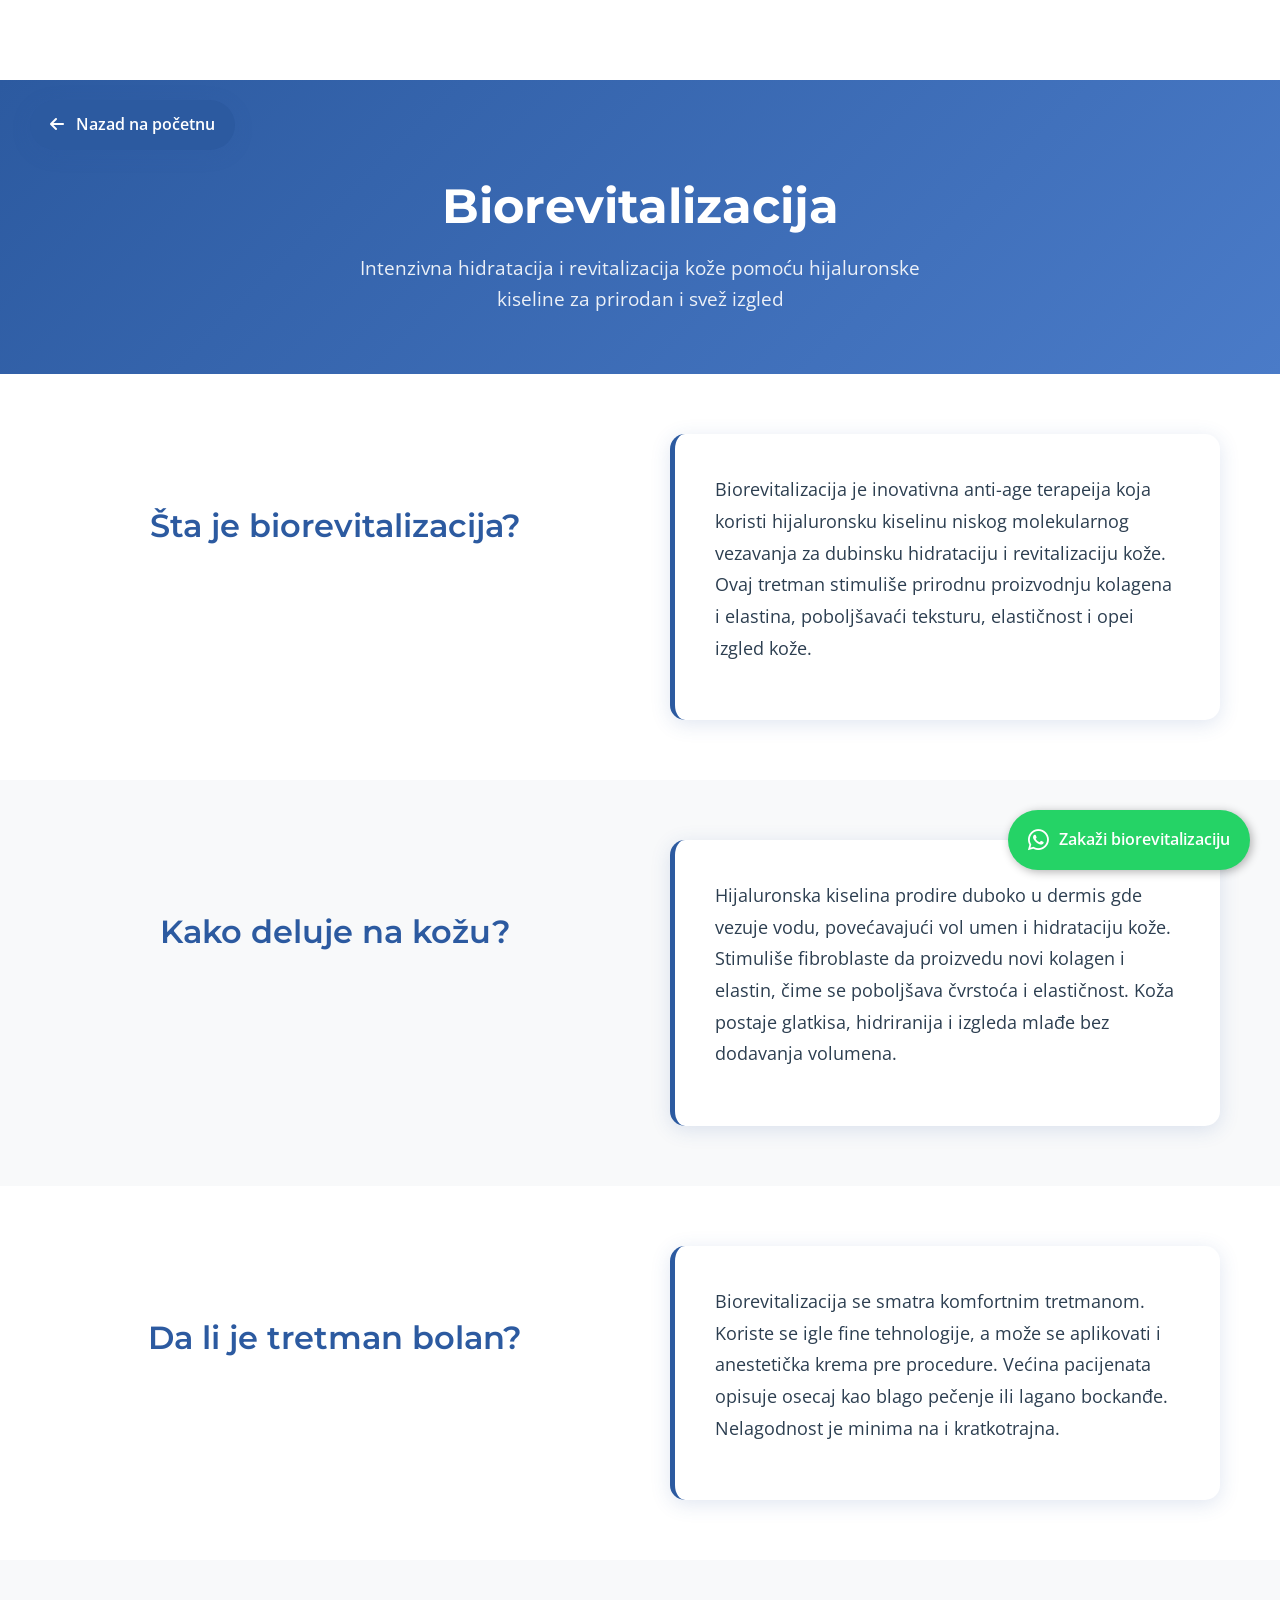
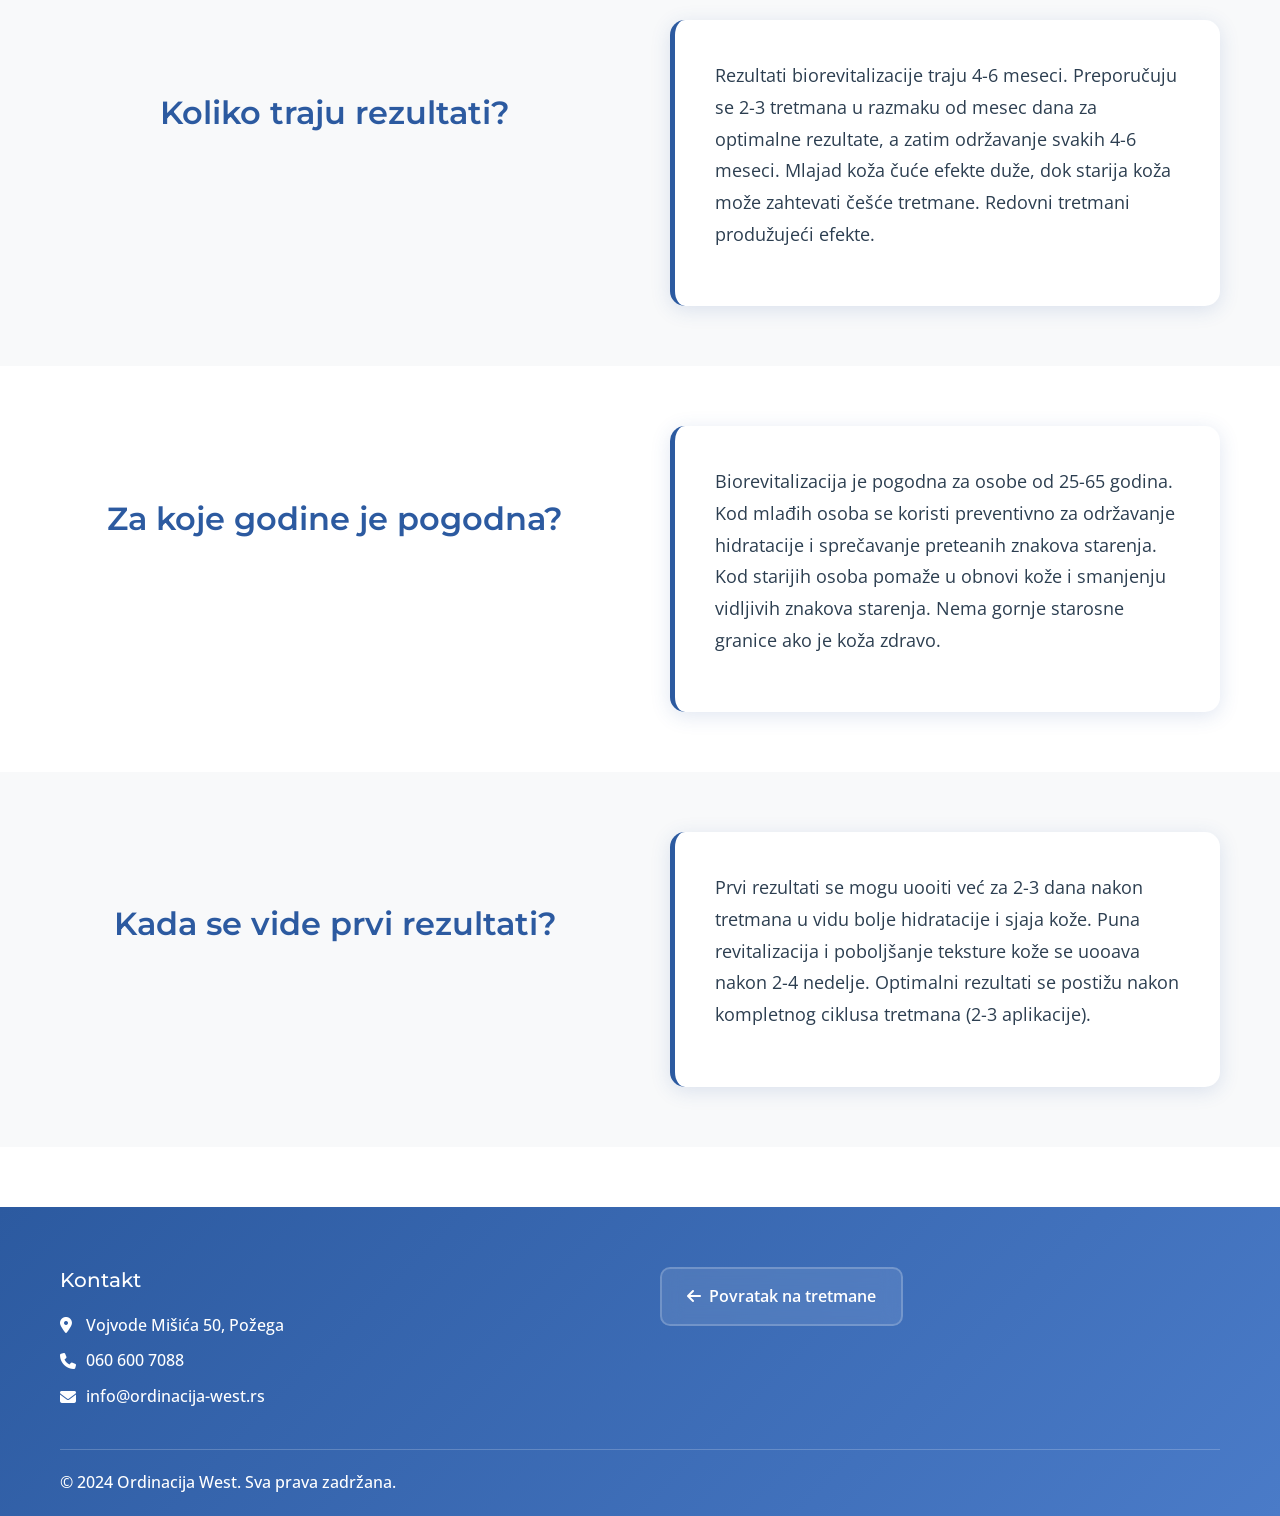
<file: biorevitalizacija-tretman.html>
<!DOCTYPE html>
<html lang="sr" dir="ltr">
<head>
    <meta charset="UTF-8">
    <meta name="viewport" content="width=device-width, initial-scale=1.0">
    <meta name="description" content="Biorevitalizacija | Ordinacija West Dr Tamara Vesović. Tretman biorevitalizacije za duboku hidraciju, povećanje elastičnosti i vraćanje prirodnog sjaja kože.">
    <meta name="keywords" content="biorevitalizacija Požega, hidracija kože, Dr Tamara Vesović, ordinacija west, pomlađivanje kože">
    <meta name="author" content="Dr Tamara Vesović - Ordinacija West">
    <meta name="robots" content="index, follow">
    <meta name="theme-color" content="#2c5aa0">
    
    <title>Biorevitalizacija | Ordinacija West Požega</title>
    
    <!-- Favicon -->
    <link rel="icon" type="image/svg+xml" href="favicon.svg">
    <link rel="icon" type="image/svg+xml" href="favicon.svg">
    <link rel="icon" type="image/x-icon" href="favicon.ico">
    <link rel="apple-touch-icon" sizes="180x180" href="apple-touch-icon.png">
    
    <!-- Google Fonts -->
    <link rel="preconnect" href="https://fonts.googleapis.com">
    <link rel="preconnect" href="https://fonts.gstatic.com" crossorigin>
    <link href="https://fonts.googleapis.com/css2?family=Montserrat:wght@300;400;500;600;700&family=Open+Sans:wght@300;400;500;600;700&family=Dancing+Script:wght@600;700&display=swap" rel="stylesheet">
    
    <!-- Font Awesome -->
    <link rel="stylesheet" href="https://cdnjs.cloudflare.com/ajax/libs/font-awesome/6.4.0/css/all.min.css">
    
    <!-- Stylesheet -->
    <link rel="stylesheet" href="style.css">
    
    <style>
        :root {
            --primary-color: #2c5aa0;
            --secondary-color: #4a7bc8;
            --accent-color: #f8f9fa;
            --text-primary: #2c3e50;
            --text-secondary: #6c7b7f;
            --border-color: #e0e6ed;
            --shadow-light: 0 2px 10px rgba(44, 90, 160, 0.1);
            --shadow-medium: 0 4px 20px rgba(44, 90, 160, 0.15);
        }
        
        .treatment-container {
            max-width: 1200px;
            margin: 0 auto;
            padding: 0 20px;
        }
        
        .treatment-header {
            text-align: center;
            padding: 100px 0 60px;
            background: linear-gradient(135deg, var(--primary-color), var(--secondary-color));
            color: white;
            margin-top: 80px;
            position: relative;
        }
        
        .header-logo {
            position: absolute;
            top: 30px;
            right: 30px;
            z-index: 100;
        }
        
        .header-logo .logo-img {
            height: 50px;
            filter: brightness(0) invert(1);
        }
        
        .treatment-title {
            font-size: 3rem;
            font-weight: 700;
            margin-bottom: 20px;
            font-family: 'Montserrat', sans-serif;
            color: white;
        }
        
        .treatment-subtitle {
            font-size: 1.2rem;
            opacity: 0.9;
            max-width: 600px;
            margin: 0 auto;
            line-height: 1.6;
            color: white;
        }
        
        .qa-section {
            padding: 60px 0;
        }
        
        .qa-section.gray-bg {
            background-color: #f8f9fa;
        }
        
        .qa-container {
            display: grid;
            grid-template-columns: 1fr 1fr;
            gap: 60px;
            align-items: start;
        }
        
        .question-side {
            display: flex;
            align-items: center;
            justify-content: center;
            min-height: 200px;
        }
        
        .question {
            font-size: 2rem;
            font-weight: 600;
            color: var(--primary-color);
            text-align: center;
            font-family: 'Montserrat', sans-serif;
            line-height: 1.3;
        }
        
        .answer-side {
            padding: 40px;
            background: white;
            border-radius: 15px;
            box-shadow: var(--shadow-medium);
            border-left: 5px solid var(--primary-color);
        }
        
        .answer {
            font-size: 1.1rem;
            line-height: 1.8;
            color: var(--text-primary);
            font-family: 'Open Sans', sans-serif;
        }
        
        .back-btn {
            position: fixed;
            top: 100px;
            left: 30px;
            background: var(--primary-color);
            color: white;
            padding: 12px 20px;
            border-radius: 50px;
            text-decoration: none;
            font-weight: 600;
            box-shadow: var(--shadow-medium);
            transition: all 0.3s ease;
            z-index: 1000;
        }
        
        .back-btn:hover {
            background: var(--secondary-color);
            transform: translateY(-2px);
            color: white;
        }
        
        .back-btn i {
            margin-right: 8px;
        }
        
        .placeholder-notice {
            background: #fff3cd;
            border: 1px solid #ffeaa7;
            border-radius: 10px;
            padding: 20px;
            margin: 40px auto;
            max-width: 800px;
            text-align: center;
            color: #856404;
        }
        
        @media (max-width: 768px) {
            .qa-container {
                grid-template-columns: 1fr;
                gap: 30px;
            }
            
            .question-side {
                min-height: auto;
                padding: 20px 0;
            }
            
            .question {
                font-size: 1.5rem;
            }
            
            .answer-side {
                padding: 30px 20px;
            }
            
            .treatment-title {
                font-size: 2rem;
            }
            
            .treatment-header {
                padding: 120px 0 40px;
            }
            
            .header-logo {
                top: 20px;
                right: 15px;
            }
            
            .header-logo .logo-img {
                height: 35px;
            }
            
            .back-btn {
                top: 85px;
                left: 15px;
                padding: 10px 16px;
                font-size: 0.9rem;
            }
        }
        
        .whatsapp-float {
            position: fixed;
            width: auto;
            height: 60px;
            bottom: 30px;
            right: 30px;
            background-color: #25d366;
            color: white;
            border-radius: 50px;
            text-align: center;
            font-size: 16px;
            box-shadow: 2px 2px 10px rgba(0,0,0,0.3);
            z-index: 1000;
            text-decoration: none;
            display: flex;
            align-items: center;
            padding: 0 20px;
            font-weight: 600;
            transition: all 0.3s ease;
        }

        .whatsapp-float:hover {
            background-color: #128c7e;
            transform: scale(1.05);
            color: white;
        }

        .whatsapp-float i {
            margin-right: 10px;
            font-size: 24px;
        }

        @media (max-width: 768px) {
            .whatsapp-float {
                width: 60px;
                height: 60px;
                border-radius: 50%;
                padding: 0;
                justify-content: center;
                bottom: 20px;
                right: 20px;
            }
            
            .whatsapp-float span {
                display: none;
            }
            
            .whatsapp-float i {
                margin: 0;
            }
        }
        
        /* Footer styles */
        .treatment-footer {
            background: linear-gradient(135deg, var(--primary-color), var(--secondary-color));
            padding: 60px 0 20px;
            margin-top: 60px;
        }
        
        .footer-content {
            display: grid;
            grid-template-columns: 1fr 1fr;
            gap: 40px;
            margin-bottom: 30px;
        }
        
        .footer-contact h4 {
            color: white;
            margin-bottom: 20px;
            font-family: 'Montserrat', sans-serif;
        }
        
        .footer-contact p {
            margin: 10px 0;
            display: flex;
            align-items: center;
            color: white;
            font-weight: 500;
        }
        
        .footer-contact i {
            margin-right: 10px;
            width: 16px;
            color: white;
        }
        
        .footer-back-btn {
            display: inline-flex;
            align-items: center;
            padding: 15px 25px;
            background: rgba(255, 255, 255, 0.1);
            color: white;
            text-decoration: none;
            border-radius: 10px;
            font-weight: 600;
            transition: all 0.3s ease;
            border: 2px solid rgba(255, 255, 255, 0.2);
            backdrop-filter: blur(10px);
        }
        
        .footer-back-btn:hover {
            background: rgba(255, 255, 255, 0.2);
            transform: translateY(-2px);
            color: white;
        }
        
        .footer-back-btn i {
            margin-right: 8px;
        }
        
        .footer-bottom {
            border-top: 1px solid rgba(255, 255, 255, 0.2);
            padding-top: 20px;
            text-align: center;
            color: white;
            font-weight: 500;
        }
        
        .footer-bottom p {
            color: white;
            margin: 0;
        }
        
        @media (max-width: 768px) {
            .footer-content {
                grid-template-columns: 1fr;
                gap: 30px;
                text-align: center;
            }
        }
    </style>
</head>
<body>
    <!-- Back Button -->
    <a href="index.html#home" class="back-btn">
        <i class="fas fa-arrow-left"></i>
        Nazad na početnu
    </a>

    <!-- Treatment Header -->
    <div class="treatment-header">
        <div class="treatment-container">

            <h1 class="treatment-title">Biorevitalizacija</h1>
            <p class="treatment-subtitle">
                Intenzivna hidratacija i revitalizacija kože pomoću hijaluronske kiseline za prirodan i svež izgled
            </p>
        </div>
    </div>



    <!-- Q&A Sections -->
    <main>
        <!-- Section 1 -->
        <section class="qa-section">
            <div class="treatment-container">
                <div class="qa-container">
                    <div class="question-side">
                        <h2 class="question">Šta je biorevitalizacija?</h2>
                    </div>
                    <div class="answer-side">
                        <p class="answer">
                            Biorevitalizacija je inovativna anti-age terapeija koja koristi hijaluronsku kiselinu niskog molekularnog vezavanja za dubinsku hidrataciju i revitalizaciju kože. Ovaj tretman stimuliše prirodnu proizvodnju kolagena i elastina, poboljšavaći teksturu, elastičnost i opei izgled kože.
                        </p>
                    </div>
                </div>
            </div>
        </section>

        <!-- Section 2 -->
        <section class="qa-section gray-bg">
            <div class="treatment-container">
                <div class="qa-container">
                    <div class="question-side">
                        <h2 class="question">Kako deluje na kožu?</h2>
                    </div>
                    <div class="answer-side">
                        <p class="answer">
                            Hijaluronska kiselina prodire duboko u dermis gde vezuje vodu, povećavajući vol umen i hidrataciju kože. Stimuliše fibroblaste da proizvedu novi kolagen i elastin, čime se poboljšava čvrstoća i elastičnost. Koža postaje glatkisa, hidriranija i izgleda mlađe bez dodavanja volumena.
                        </p>
                    </div>
                </div>
            </div>
        </section>

        <!-- Section 3 -->
        <section class="qa-section">
            <div class="treatment-container">
                <div class="qa-container">
                    <div class="question-side">
                        <h2 class="question">Da li je tretman bolan?</h2>
                    </div>
                    <div class="answer-side">
                        <p class="answer">
                            Biorevitalizacija se smatra komfortnim tretmanom. Koriste se igle fine tehnologije, a može se aplikovati i anestetička krema pre procedure. Većina pacijenata opisuje osecaj kao blago pečenje ili lagano bockanđe. Nelagodnost je minima na i kratkotrajna.
                        </p>
                    </div>
                </div>
            </div>
        </section>

        <!-- Section 4 -->
        <section class="qa-section gray-bg">
            <div class="treatment-container">
                <div class="qa-container">
                    <div class="question-side">
                        <h2 class="question">Koliko traju rezultati?</h2>
                    </div>
                    <div class="answer-side">
                        <p class="answer">
                            Rezultati biorevitalizacije traju 4-6 meseci. Preporučuju se 2-3 tretmana u razmaku od mesec dana za optimalne rezultate, a zatim održavanje svakih 4-6 meseci. Mlajad koža čuće efekte duže, dok starija koža može zahtevati češće tretmane. Redovni tretmani produžujeći efekte.
                        </p>
                    </div>
                </div>
            </div>
        </section>

        <!-- Section 5 -->
        <section class="qa-section">
            <div class="treatment-container">
                <div class="qa-container">
                    <div class="question-side">
                        <h2 class="question">Za koje godine je pogodna?</h2>
                    </div>
                    <div class="answer-side">
                        <p class="answer">
                            Biorevitalizacija je pogodna za osobe od 25-65 godina. Kod mlađih osoba se koristi preventivno za održavanje hidratacije i sprečavanje preteanih znakova starenja. Kod starijih osoba pomaže u obnovi kože i smanjenju vidljivih znakova starenja. Nema gornje starosne granice ako je koža zdravo.
                        </p>
                    </div>
                </div>
            </div>
        </section>

        <!-- Section 6 -->
        <section class="qa-section gray-bg">
            <div class="treatment-container">
                <div class="qa-container">
                    <div class="question-side">
                        <h2 class="question">Kada se vide prvi rezultati?</h2>
                    </div>
                    <div class="answer-side">
                        <p class="answer">
                            Prvi rezultati se mogu uooiti već za 2-3 dana nakon tretmana u vidu bolje hidratacije i sjaja kože. Puna revitalizacija i poboljšanje teksture kože se uooava nakon 2-4 nedelje. Optimalni rezultati se postižu nakon kompletnog ciklusa tretmana (2-3 aplikacije).
                        </p>
                    </div>
                </div>
            </div>
        </section>
    </main>

    <!-- Footer -->
    <footer class="treatment-footer">
        <div class="treatment-container">
            <div class="footer-content">
                <div class="footer-contact">
                    <h4>Kontakt</h4>
                    <p><i class="fas fa-map-marker-alt"></i> Vojvode Mišića 50, Požega</p>
                    <p><i class="fas fa-phone"></i> 060 600 7088</p>
                    <p><i class="fas fa-envelope"></i> info@ordinacija-west.rs</p>
                </div>
                <div class="footer-back">
                    <a href="index.html#tretmani" class="footer-back-btn">
                        <i class="fas fa-arrow-left"></i>
                        Povratak na tretmane
                    </a>
                </div>
            </div>
            <div class="footer-bottom">
                <p>&copy; 2024 Ordinacija West. Sva prava zadržana.</p>
            </div>
        </div>
    </footer>

    <!-- WhatsApp Button -->
    <a href="https://wa.me/381606007088?text=Dobar%20dan%21%20Interesuje%20me%20biorevitalizacija.%20Možete%20li%20mi%20reći%20više%20informacija%3F" 
       target="_blank" class="whatsapp-float">
        <i class="fab fa-whatsapp"></i>
        <span>Zakaži biorevitalizaciju</span>
    </a>

    <script>
        // Smooth scroll for back button
        document.querySelector('.back-btn').addEventListener('click', function(e) {
            if (this.getAttribute('href').includes('#')) {
                e.preventDefault();
                const target = this.getAttribute('href').split('#')[1];
                if (target === 'home') {
                    window.location.href = 'index.html#home';
                }
            }
        });
    </script>
</body>
</html>
</file>
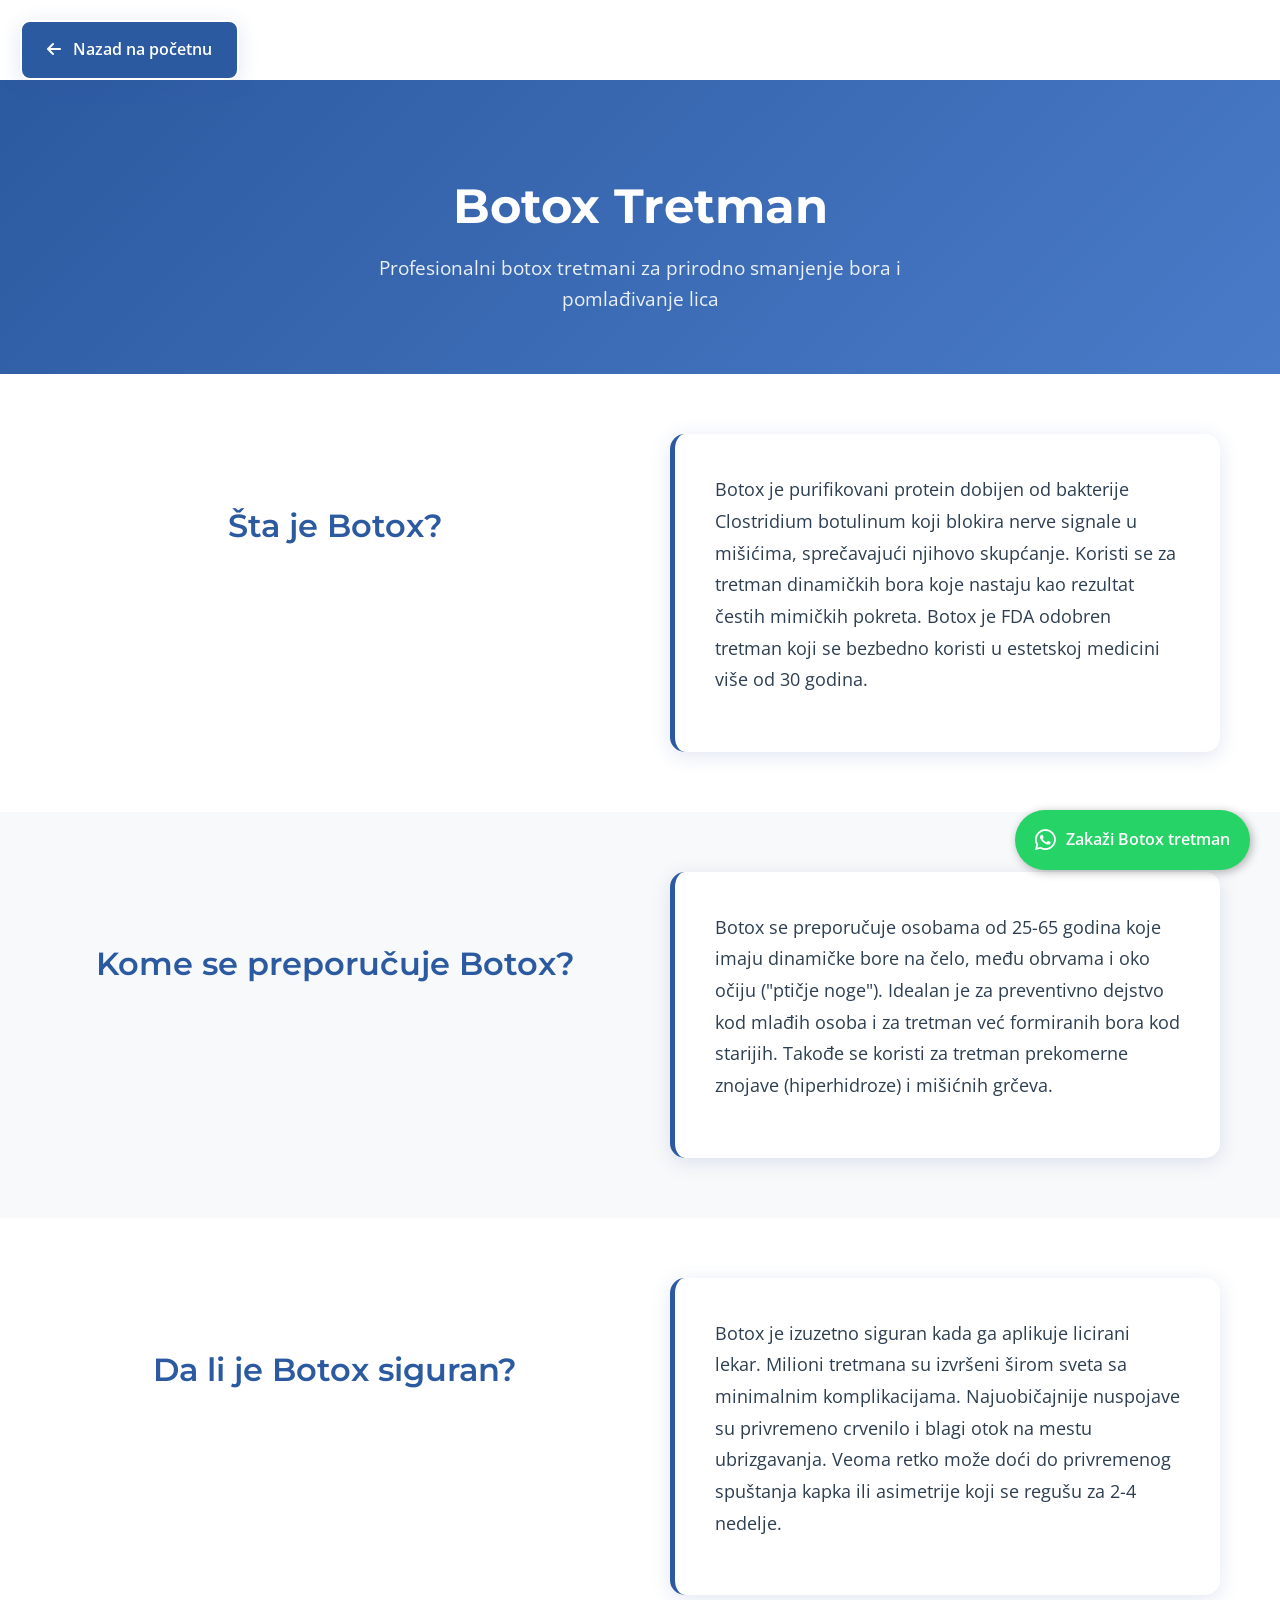
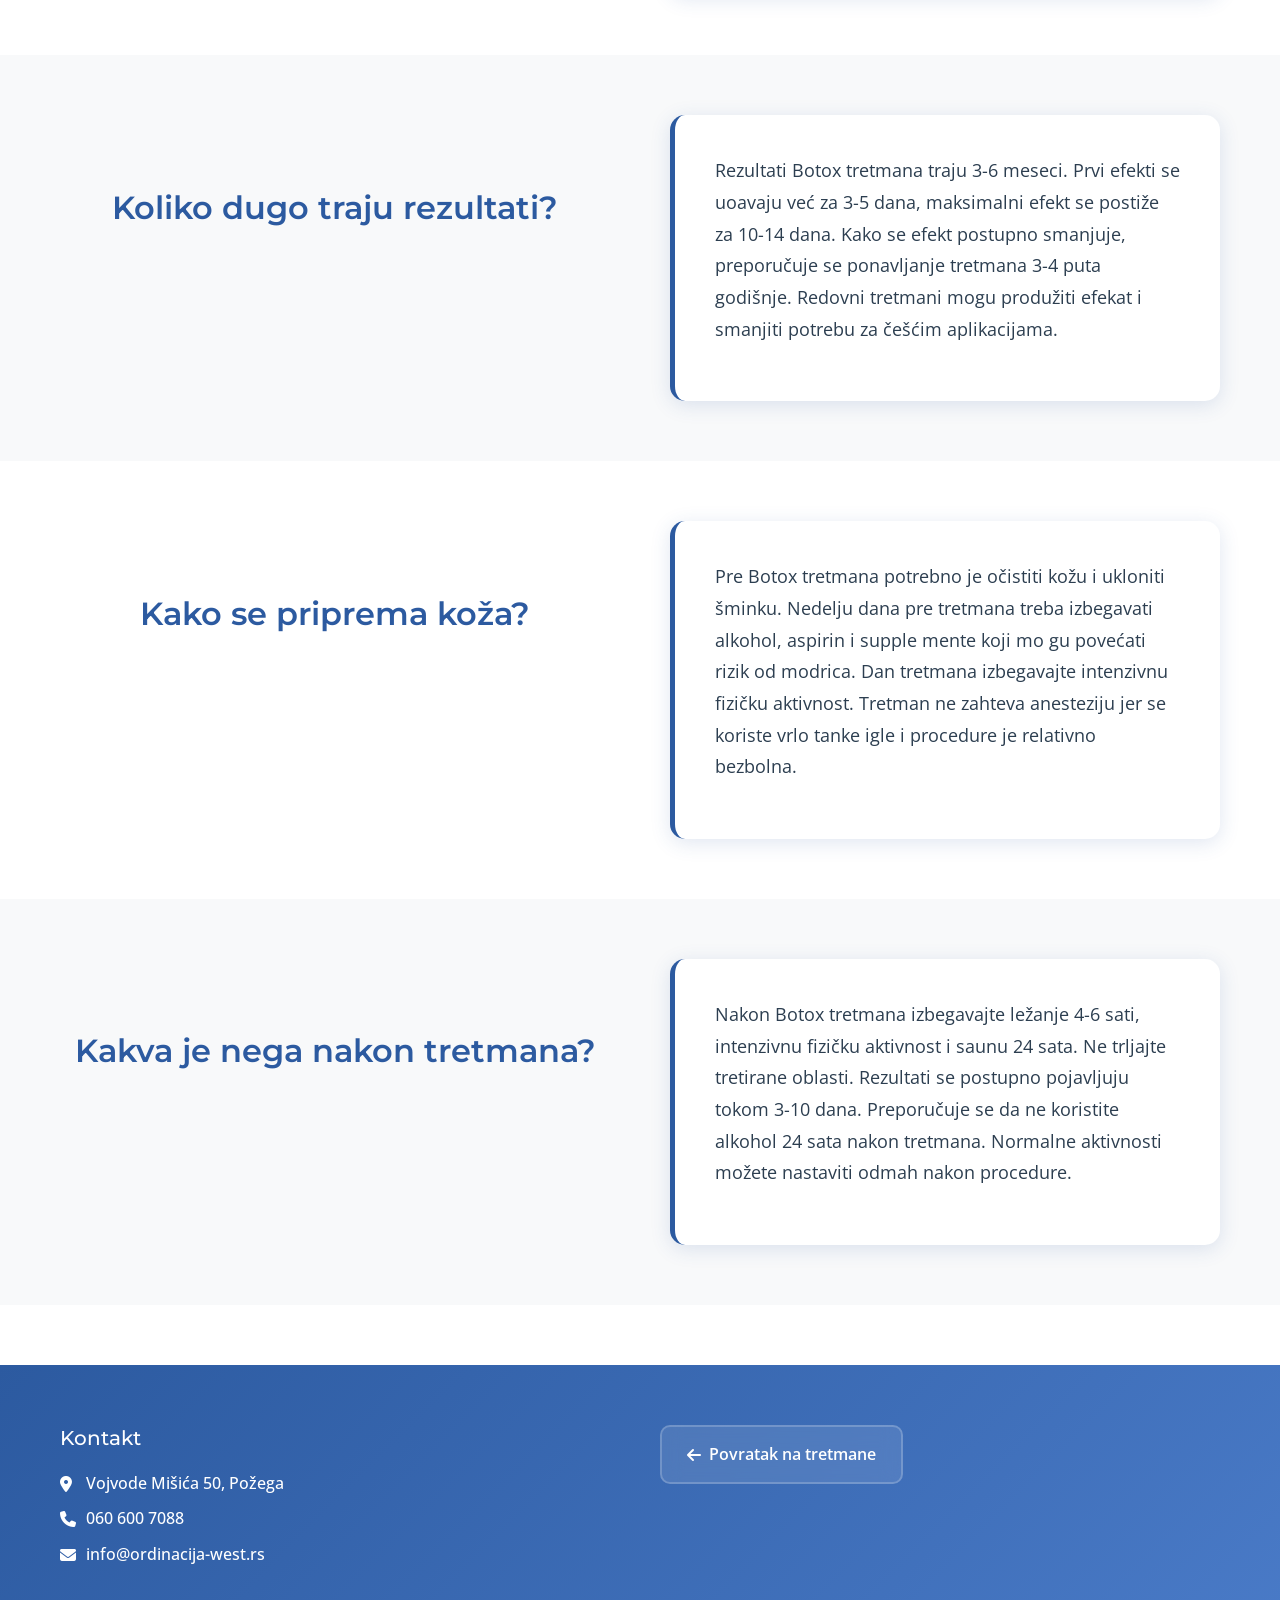
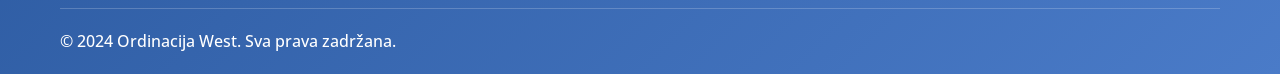
<file: botox-tretman.html>
<!DOCTYPE html>
<html lang="sr" dir="ltr">
<head>
    <meta charset="UTF-8">
    <meta name="viewport" content="width=device-width, initial-scale=1.0">
    <meta name="description" content="Botox Tretman | Ordinacija West Dr Tamara Vesović. Profesionalni botox tretmani za smanjenje bora i pomlađivanje lica. Iskusno osoblje, sigurni rezultati.">
    <meta name="keywords" content="botox tretman Požega, botox, smanjenje bora, Dr Tamara Vesović, ordinacija west, pomlađivanje lica">
    <meta name="author" content="Dr Tamara Vesović - Ordinacija West">
    <meta name="robots" content="index, follow">
    <meta name="theme-color" content="#2c5aa0">
    
    <title>Botox Tretman | Ordinacija West Požega</title>
    
    <!-- Favicon -->
    <link rel="icon" type="image/svg+xml" href="favicon.svg">
    <link rel="icon" type="image/svg+xml" href="favicon.svg">
    <link rel="icon" type="image/x-icon" href="favicon.ico">
    <link rel="apple-touch-icon" sizes="180x180" href="apple-touch-icon.png">
    
    <!-- Google Fonts -->
    <link rel="preconnect" href="https://fonts.googleapis.com">
    <link rel="preconnect" href="https://fonts.gstatic.com" crossorigin>
    <link href="https://fonts.googleapis.com/css2?family=Montserrat:wght@300;400;500;600;700&family=Open+Sans:wght@300;400;500;600;700&family=Dancing+Script:wght@600;700&display=swap" rel="stylesheet">
    
    <!-- Font Awesome -->
    <link rel="stylesheet" href="https://cdnjs.cloudflare.com/ajax/libs/font-awesome/6.4.0/css/all.min.css">
    
    <!-- Stylesheet -->
    <link rel="stylesheet" href="style.css">
    
    <style>
        :root {
            --primary-color: #2c5aa0;
            --secondary-color: #4a7bc8;
            --accent-color: #f8f9fa;
            --text-primary: #2c3e50;
            --text-secondary: #6c7b7f;
            --border-color: #e0e6ed;
            --shadow-light: 0 2px 10px rgba(44, 90, 160, 0.1);
            --shadow-medium: 0 4px 20px rgba(44, 90, 160, 0.15);
        }
        
        .treatment-container {
            max-width: 1200px;
            margin: 0 auto;
            padding: 0 20px;
        }
        
        .treatment-header {
            text-align: center;
            padding: 100px 0 60px;
            background: linear-gradient(135deg, var(--primary-color), var(--secondary-color));
            color: white;
            margin-top: 80px;
        }
        
        .treatment-title {
            font-size: 3rem;
            font-weight: 700;
            margin-bottom: 20px;
            font-family: 'Montserrat', sans-serif;
            color: white;
        }
        
        .treatment-subtitle {
            font-size: 1.2rem;
            opacity: 0.9;
            max-width: 600px;
            margin: 0 auto;
            line-height: 1.6;
            color: white;
        }
        
        .qa-section {
            padding: 60px 0;
        }
        
        .qa-section.gray-bg {
            background-color: #f8f9fa;
        }
        
        .qa-container {
            display: grid;
            grid-template-columns: 1fr 1fr;
            gap: 60px;
            align-items: start;
        }
        
        .question-side {
            display: flex;
            align-items: center;
            justify-content: center;
            min-height: 200px;
        }
        
        .question {
            font-size: 2rem;
            font-weight: 600;
            color: var(--primary-color);
            text-align: center;
            font-family: 'Montserrat', sans-serif;
            line-height: 1.3;
        }
        
        .answer-side {
            padding: 40px;
            background: white;
            border-radius: 15px;
            box-shadow: var(--shadow-medium);
            border-left: 5px solid var(--primary-color);
        }
        
        .answer {
            font-size: 1.1rem;
            line-height: 1.8;
            color: var(--text-primary);
            font-family: 'Open Sans', sans-serif;
        }
        
        .back-btn {
            position: fixed;
            top: 20px;
            left: 20px;
            background: var(--primary-color);
            color: white;
            padding: 15px 25px;
            border-radius: 10px;
            text-decoration: none;
            font-weight: 600;
            box-shadow: var(--shadow-medium);
            transition: all 0.3s ease;
            z-index: 1000;
            border: 2px solid white;
        }
        
        .back-btn:hover {
            background: var(--secondary-color);
            transform: translateY(-2px);
            color: white;
        }
        
        .back-btn i {
            margin-right: 8px;
        }
        
        .placeholder-notice {
            background: #fff3cd;
            border: 1px solid #ffeaa7;
            border-radius: 10px;
            padding: 20px;
            margin: 40px auto;
            max-width: 800px;
            text-align: center;
            color: #856404;
        }
        
        @media (max-width: 768px) {
            .qa-container {
                grid-template-columns: 1fr;
                gap: 30px;
            }
            
            .question-side {
                min-height: auto;
                padding: 20px 0;
            }
            
            .question {
                font-size: 1.5rem;
            }
            
            .answer-side {
                padding: 30px 20px;
            }
            
            .treatment-title {
                font-size: 2rem;
            }
            
            .treatment-header {
                padding: 120px 0 40px;
            }
            
            .back-btn {
                top: 15px;
                left: 15px;
                padding: 12px 18px;
                font-size: 0.9rem;
            }
        }
        
        .whatsapp-float {
            position: fixed;
            width: auto;
            height: 60px;
            bottom: 30px;
            right: 30px;
            background-color: #25d366;
            color: white;
            border-radius: 50px;
            text-align: center;
            font-size: 16px;
            box-shadow: 2px 2px 10px rgba(0,0,0,0.3);
            z-index: 1000;
            text-decoration: none;
            display: flex;
            align-items: center;
            padding: 0 20px;
            font-weight: 600;
            transition: all 0.3s ease;
        }

        .whatsapp-float:hover {
            background-color: #128c7e;
            transform: scale(1.05);
            color: white;
        }

        .whatsapp-float i {
            margin-right: 10px;
            font-size: 24px;
        }

        @media (max-width: 768px) {
            .whatsapp-float {
                width: 60px;
                height: 60px;
                border-radius: 50%;
                padding: 0;
                justify-content: center;
                bottom: 20px;
                right: 20px;
            }
            
            .whatsapp-float span {
                display: none;
            }
            
            .whatsapp-float i {
                margin: 0;
            }
        }
        
        /* Footer styles */
        .treatment-footer {
            background: linear-gradient(135deg, var(--primary-color), var(--secondary-color));
            padding: 60px 0 20px;
            margin-top: 60px;
        }
        
        .footer-content {
            display: grid;
            grid-template-columns: 1fr 1fr;
            gap: 40px;
            margin-bottom: 30px;
        }
        
        .footer-contact h4 {
            color: white;
            margin-bottom: 20px;
            font-family: 'Montserrat', sans-serif;
        }
        
        .footer-contact p {
            margin: 10px 0;
            display: flex;
            align-items: center;
            color: white;
            font-weight: 500;
        }
        
        .footer-contact i {
            margin-right: 10px;
            width: 16px;
            color: white;
        }
        
        .footer-back-btn {
            display: inline-flex;
            align-items: center;
            padding: 15px 25px;
            background: rgba(255, 255, 255, 0.1);
            color: white;
            text-decoration: none;
            border-radius: 10px;
            font-weight: 600;
            transition: all 0.3s ease;
            border: 2px solid rgba(255, 255, 255, 0.2);
            backdrop-filter: blur(10px);
        }
        
        .footer-back-btn:hover {
            background: rgba(255, 255, 255, 0.2);
            transform: translateY(-2px);
            color: white;
        }
        
        .footer-back-btn i {
            margin-right: 8px;
        }
        
        .footer-bottom {
            border-top: 1px solid rgba(255, 255, 255, 0.2);
            padding-top: 20px;
            text-align: center;
            color: white;
            font-weight: 500;
        }
        
        .footer-bottom p {
            color: white;
            margin: 0;
        }
        
        @media (max-width: 768px) {
            .footer-content {
                grid-template-columns: 1fr;
                gap: 30px;
                text-align: center;
            }
        }
    </style>
</head>
<body>
    <!-- Back Button -->
    <a href="index.html#home" class="back-btn">
        <i class="fas fa-arrow-left"></i>
        Nazad na početnu
    </a>

    <!-- Treatment Header -->
    <div class="treatment-header">
        <div class="treatment-container">
            <h1 class="treatment-title">Botox Tretman</h1>
            <p class="treatment-subtitle">
                Profesionalni botox tretmani za prirodno smanjenje bora i pomlađivanje lica
            </p>
        </div>
    </div>

    <!-- Placeholder Notice -->
   

    <!-- Q&A Sections -->
    <main>
        <!-- Section 1 -->
        <section class="qa-section">
            <div class="treatment-container">
                <div class="qa-container">
                    <div class="question-side">
                        <h2 class="question">Šta je Botox?</h2>
                    </div>
                    <div class="answer-side">
                        <p class="answer">
                            Botox je purifikovani protein dobijen od bakterije Clostridium botulinum koji blokira nerve signale u mišićima, sprečavajući njihovo skupćanje. Koristi se za tretman dinamičkih bora koje nastaju kao rezultat čestih mimičkih pokreta. Botox je FDA odobren tretman koji se bezbedno koristi u estetskoj medicini više od 30 godina.
                        </p>
                    </div>
                </div>
            </div>
        </section>

        <!-- Section 2 -->
        <section class="qa-section gray-bg">
            <div class="treatment-container">
                <div class="qa-container">
                    <div class="question-side">
                        <h2 class="question">Kome se preporučuje Botox?</h2>
                    </div>
                    <div class="answer-side">
                        <p class="answer">
                            Botox se preporučuje osobama od 25-65 godina koje imaju dinamičke bore na čelo, među obrvama i oko očiju ("ptičje noge"). Idealan je za preventivno dejstvo kod mlađih osoba i za tretman već formiranih bora kod starijih. Takođe se koristi za tretman prekomerne znojave (hiperhidroze) i mišićnih grčeva.
                        </p>
                    </div>
                </div>
            </div>
        </section>

        <!-- Section 3 -->
        <section class="qa-section">
            <div class="treatment-container">
                <div class="qa-container">
                    <div class="question-side">
                        <h2 class="question">Da li je Botox siguran?</h2>
                    </div>
                    <div class="answer-side">
                        <p class="answer">
                            Botox je izuzetno siguran kada ga aplikuje licirani lekar. Milioni tretmana su izvršeni širom sveta sa minimalnim komplikacijama. Najuobičajnije nuspojave su privremeno crvenilo i blagi otok na mestu ubrizgavanja. Veoma retko može doći do privremenog spuštanja kapka ili asimetrije koji se regušu za 2-4 nedelje.
                        </p>
                    </div>
                </div>
            </div>
        </section>

        <!-- Section 4 -->
        <section class="qa-section gray-bg">
            <div class="treatment-container">
                <div class="qa-container">
                    <div class="question-side">
                        <h2 class="question">Koliko dugo traju rezultati?</h2>
                    </div>
                    <div class="answer-side">
                        <p class="answer">
                            Rezultati Botox tretmana traju 3-6 meseci. Prvi efekti se uoavaju već za 3-5 dana, maksimalni efekt se postiže za 10-14 dana. Kako se efekt postupno smanjuje, preporučuje se ponavljanje tretmana 3-4 puta godišnje. Redovni tretmani mogu produžiti efekat i smanjiti potrebu za češćim aplikacijama.
                        </p>
                    </div>
                </div>
            </div>
        </section>

        <!-- Section 5 -->
        <section class="qa-section">
            <div class="treatment-container">
                <div class="qa-container">
                    <div class="question-side">
                        <h2 class="question">Kako se priprema koža?</h2>
                    </div>
                    <div class="answer-side">
                        <p class="answer">
                            Pre Botox tretmana potrebno je očistiti kožu i ukloniti šminku. Nedelju dana pre tretmana treba izbegavati alkohol, aspirin i supple mente koji mo gu povećati rizik od modrica. Dan tretmana izbegavajte intenzivnu fizičku aktivnost. Tretman ne zahteva anesteziju jer se koriste vrlo tanke igle i procedure je relativno bezbolna.
                        </p>
                    </div>
                </div>
            </div>
        </section>

        <!-- Section 6 -->
        <section class="qa-section gray-bg">
            <div class="treatment-container">
                <div class="qa-container">
                    <div class="question-side">
                        <h2 class="question">Kakva je nega nakon tretmana?</h2>
                    </div>
                    <div class="answer-side">
                        <p class="answer">
                            Nakon Botox tretmana izbegavajte ležanje 4-6 sati, intenzivnu fizičku aktivnost i saunu 24 sata. Ne trljajte tretirane oblasti. Rezultati se postupno pojavljuju tokom 3-10 dana. Preporučuje se da ne koristite alkohol 24 sata nakon tretmana. Normalne aktivnosti možete nastaviti odmah nakon procedure.
                        </p>
                    </div>
                </div>
            </div>
        </section>
    </main>

    <!-- Footer -->
    <footer class="treatment-footer">
        <div class="treatment-container">
            <div class="footer-content">
                <div class="footer-contact">
                    <h4>Kontakt</h4>
                    <p><i class="fas fa-map-marker-alt"></i> Vojvode Mišića 50, Požega</p>
                    <p><i class="fas fa-phone"></i> 060 600 7088</p>
                    <p><i class="fas fa-envelope"></i> info@ordinacija-west.rs</p>
                </div>
                <div class="footer-back">
                    <a href="index.html#tretmani" class="footer-back-btn">
                        <i class="fas fa-arrow-left"></i>
                        Povratak na tretmane
                    </a>
                </div>
            </div>
            <div class="footer-bottom">
                <p>&copy; 2024 Ordinacija West. Sva prava zadržana.</p>
            </div>
        </div>
    </footer>

    <!-- WhatsApp Button -->
    <a href="https://wa.me/381606007088?text=Dobar%20dan%21%20Interesuje%20me%20Botox%20tretman.%20Možete%20li%20mi%20reći%20više%20informacija%3F" 
       target="_blank" class="whatsapp-float">
        <i class="fab fa-whatsapp"></i>
        <span>Zakaži Botox tretman</span>
    </a>

    <script>
        // Smooth scroll for back button
        document.querySelector('.back-btn').addEventListener('click', function(e) {
            if (this.getAttribute('href').includes('#')) {
                e.preventDefault();
                const target = this.getAttribute('href').split('#')[1];
                if (target === 'home') {
                    window.location.href = 'index.html#home';
                }
            }
        });
    </script>
</body>
</html>
</file>
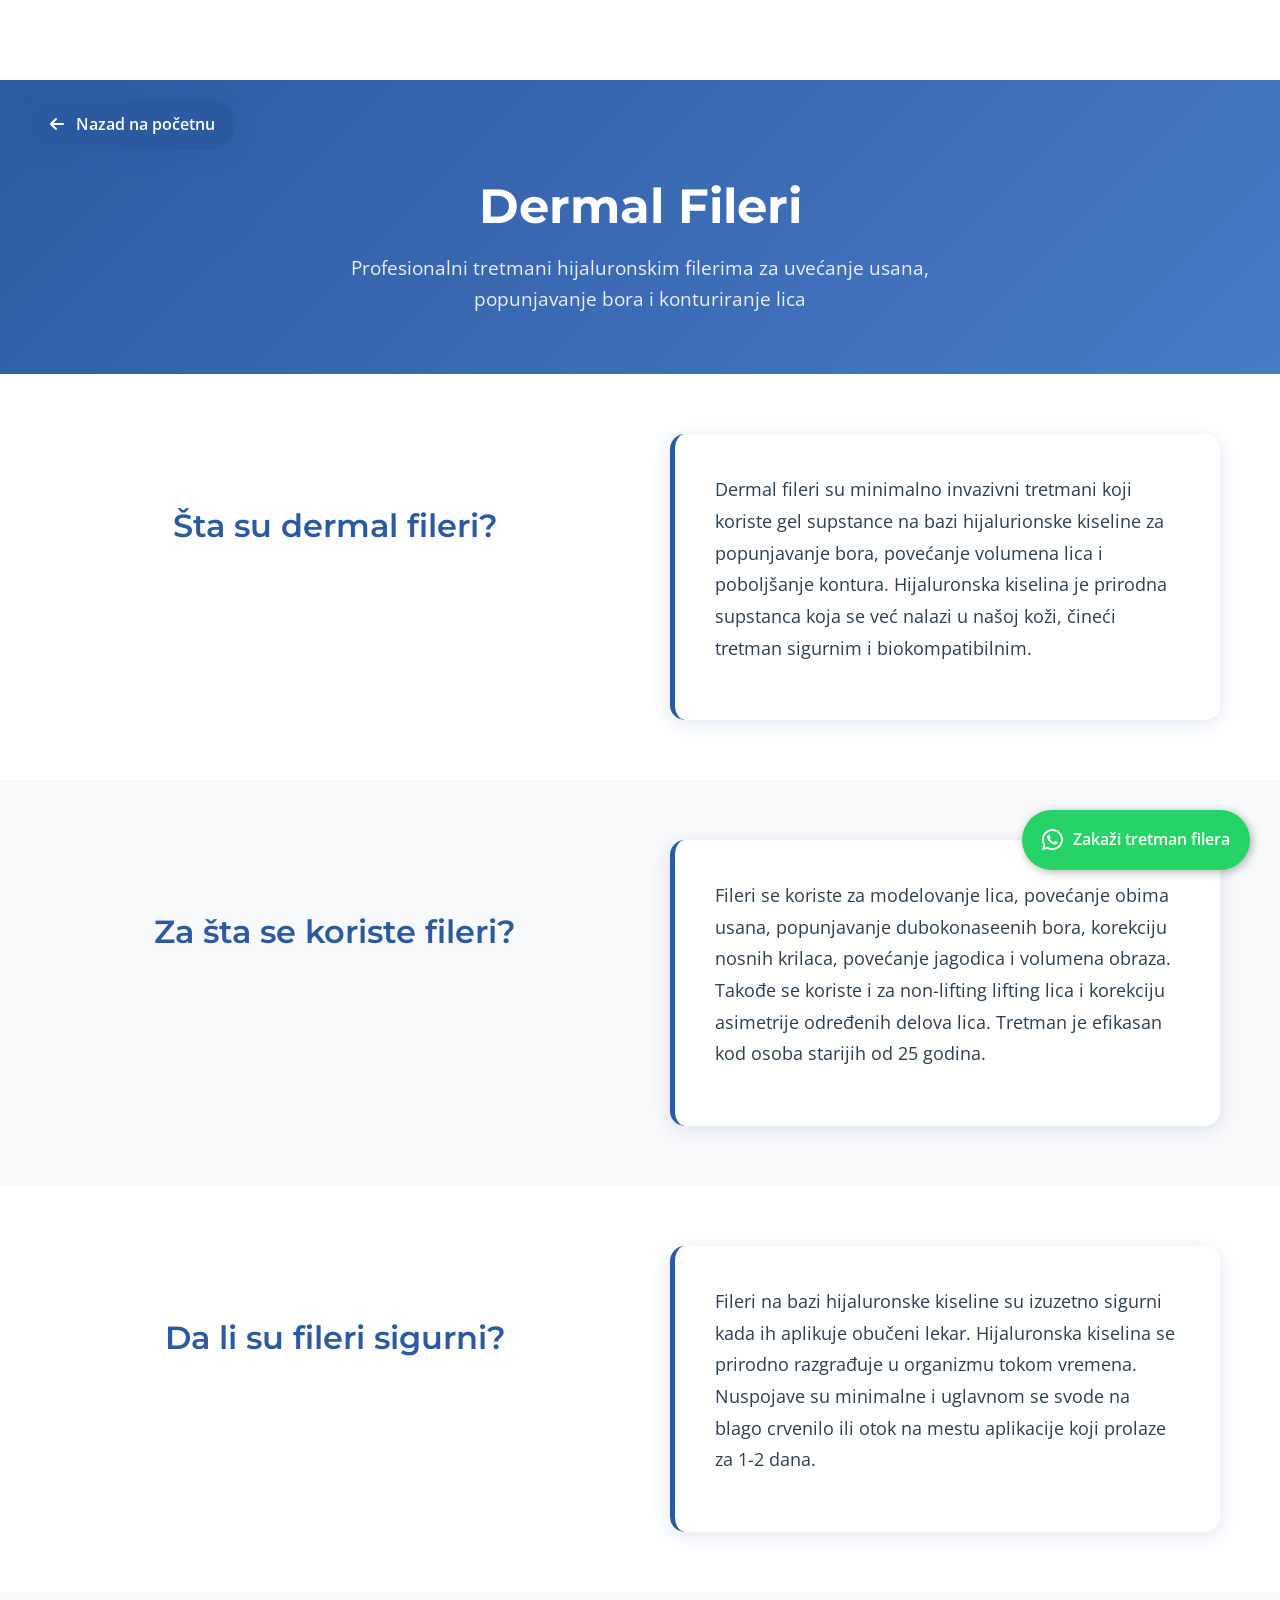
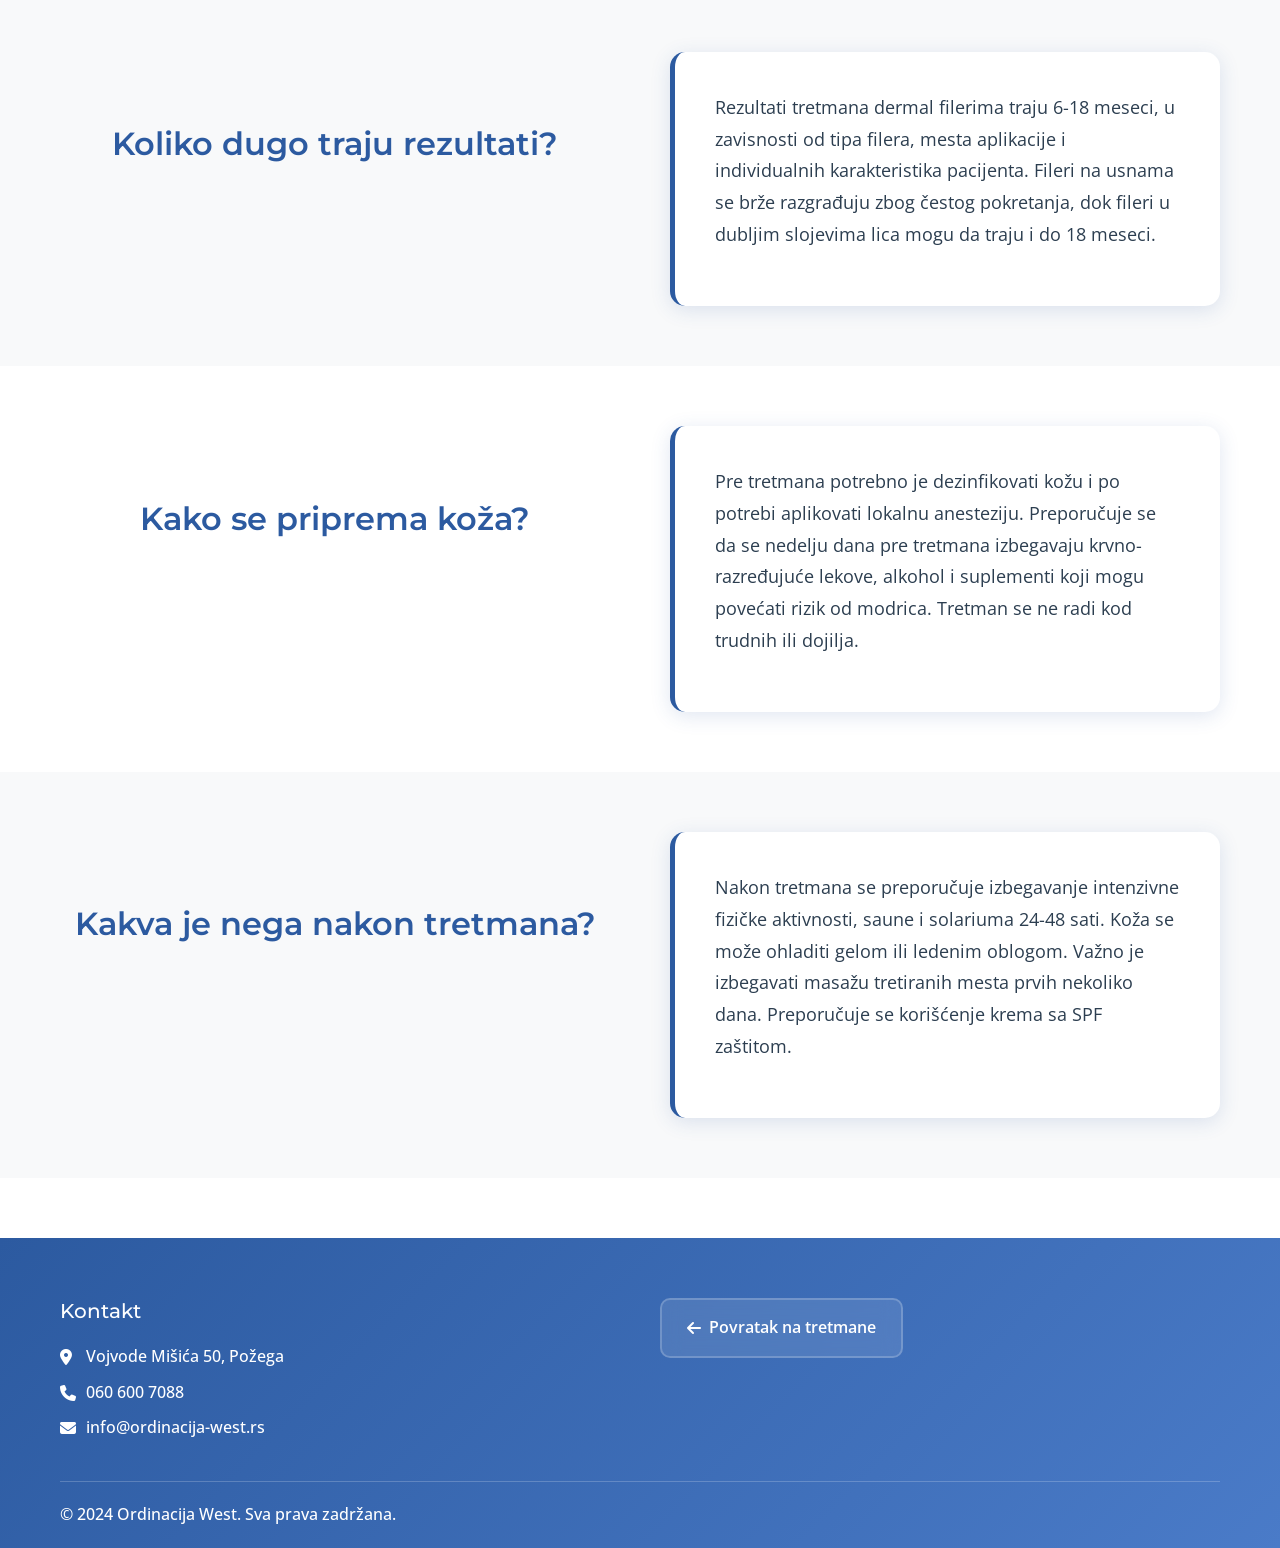
<file: fileri-tretman.html>
<!DOCTYPE html>
<html lang="sr" dir="ltr">
<head>
    <meta charset="UTF-8">
    <meta name="viewport" content="width=device-width, initial-scale=1.0">
    <meta name="description" content="Dermal Fileri | Ordinacija West Dr Tamara Vesović. Profesionalni tretmani hijaluronskim filerima za uvećanje usana, popunjavanje bora i konturiranje lica.">
    <meta name="keywords" content="dermal fileri Požega, hijaluronski fileri, uvećanje usana, Dr Tamara Vesović, ordinacija west">
    <meta name="author" content="Dr Tamara Vesović - Ordinacija West">
    <meta name="robots" content="index, follow">
    <meta name="theme-color" content="#2c5aa0">
    
    <title>Dermal Fileri | Ordinacija West Požega</title>
    
    <!-- Favicon -->
    <link rel="icon" type="image/svg+xml" href="favicon.svg">
    <link rel="icon" type="image/svg+xml" href="favicon.svg">
    <link rel="icon" type="image/x-icon" href="favicon.ico">
    <link rel="apple-touch-icon" sizes="180x180" href="apple-touch-icon.png">
    
    <!-- Google Fonts -->
    <link rel="preconnect" href="https://fonts.googleapis.com">
    <link rel="preconnect" href="https://fonts.gstatic.com" crossorigin>
    <link href="https://fonts.googleapis.com/css2?family=Montserrat:wght@300;400;500;600;700&family=Open+Sans:wght@300;400;500;600;700&family=Dancing+Script:wght@600;700&display=swap" rel="stylesheet">
    
    <!-- Font Awesome -->
    <link rel="stylesheet" href="https://cdnjs.cloudflare.com/ajax/libs/font-awesome/6.4.0/css/all.min.css">
    
    <!-- Stylesheet -->
    <link rel="stylesheet" href="style.css">
    
    <style>
        :root {
            --primary-color: #2c5aa0;
            --secondary-color: #4a7bc8;
            --accent-color: #f8f9fa;
            --text-primary: #2c3e50;
            --text-secondary: #6c7b7f;
            --border-color: #e0e6ed;
            --shadow-light: 0 2px 10px rgba(44, 90, 160, 0.1);
            --shadow-medium: 0 4px 20px rgba(44, 90, 160, 0.15);
        }
        
        .treatment-container {
            max-width: 1200px;
            margin: 0 auto;
            padding: 0 20px;
        }
        
        .treatment-header {
            text-align: center;
            padding: 100px 0 60px;
            background: linear-gradient(135deg, var(--primary-color), var(--secondary-color));
            color: white;
            margin-top: 80px;
            position: relative;
        }
        
        .header-logo {
            position: absolute;
            top: 30px;
            right: 30px;
            z-index: 100;
        }
        
        .header-logo .logo-img {
            height: 50px;
            filter: brightness(0) invert(1);
        }
        
        .treatment-title {
            font-size: 3rem;
            font-weight: 700;
            margin-bottom: 20px;
            font-family: 'Montserrat', sans-serif;
            color: white;
        }
        
        .treatment-subtitle {
            font-size: 1.2rem;
            opacity: 0.9;
            max-width: 600px;
            margin: 0 auto;
            line-height: 1.6;
            color: white;
        }
        
        .qa-section {
            padding: 60px 0;
        }
        
        .qa-section.gray-bg {
            background-color: #f8f9fa;
        }
        
        .qa-container {
            display: grid;
            grid-template-columns: 1fr 1fr;
            gap: 60px;
            align-items: start;
        }
        
        .question-side {
            display: flex;
            align-items: center;
            justify-content: center;
            min-height: 200px;
        }
        
        .question {
            font-size: 2rem;
            font-weight: 600;
            color: var(--primary-color);
            text-align: center;
            font-family: 'Montserrat', sans-serif;
            line-height: 1.3;
        }
        
        .answer-side {
            padding: 40px;
            background: white;
            border-radius: 15px;
            box-shadow: var(--shadow-medium);
            border-left: 5px solid var(--primary-color);
        }
        
        .answer {
            font-size: 1.1rem;
            line-height: 1.8;
            color: var(--text-primary);
            font-family: 'Open Sans', sans-serif;
        }
        
        .back-btn {
            position: fixed;
            top: 100px;
            left: 30px;
            background: var(--primary-color);
            color: white;
            padding: 12px 20px;
            border-radius: 50px;
            text-decoration: none;
            font-weight: 600;
            box-shadow: var(--shadow-medium);
            transition: all 0.3s ease;
            z-index: 1000;
        }
        
        .back-btn:hover {
            background: var(--secondary-color);
            transform: translateY(-2px);
            color: white;
        }
        
        .back-btn i {
            margin-right: 8px;
        }
        
        .placeholder-notice {
            background: #fff3cd;
            border: 1px solid #ffeaa7;
            border-radius: 10px;
            padding: 20px;
            margin: 40px auto;
            max-width: 800px;
            text-align: center;
            color: #856404;
        }
        
        @media (max-width: 768px) {
            .qa-container {
                grid-template-columns: 1fr;
                gap: 30px;
            }
            
            .question-side {
                min-height: auto;
                padding: 20px 0;
            }
            
            .question {
                font-size: 1.5rem;
            }
            
            .answer-side {
                padding: 30px 20px;
            }
            
            .treatment-title {
                font-size: 2rem;
            }
            
            .treatment-header {
                padding: 120px 0 40px;
            }
            
            .header-logo {
                top: 20px;
                right: 15px;
            }
            
            .header-logo .logo-img {
                height: 35px;
            }
            
            .back-btn {
                top: 85px;
                left: 15px;
                padding: 10px 16px;
                font-size: 0.9rem;
            }
        }
        
        .whatsapp-float {
            position: fixed;
            width: auto;
            height: 60px;
            bottom: 30px;
            right: 30px;
            background-color: #25d366;
            color: white;
            border-radius: 50px;
            text-align: center;
            font-size: 16px;
            box-shadow: 2px 2px 10px rgba(0,0,0,0.3);
            z-index: 1000;
            text-decoration: none;
            display: flex;
            align-items: center;
            padding: 0 20px;
            font-weight: 600;
            transition: all 0.3s ease;
        }

        .whatsapp-float:hover {
            background-color: #128c7e;
            transform: scale(1.05);
            color: white;
        }

        .whatsapp-float i {
            margin-right: 10px;
            font-size: 24px;
        }

        @media (max-width: 768px) {
            .whatsapp-float {
                width: 60px;
                height: 60px;
                border-radius: 50%;
                padding: 0;
                justify-content: center;
                bottom: 20px;
                right: 20px;
            }
            
            .whatsapp-float span {
                display: none;
            }
            
            .whatsapp-float i {
                margin: 0;
            }
        }
        
        /* Footer styles */
        .treatment-footer {
            background: linear-gradient(135deg, var(--primary-color), var(--secondary-color));
            padding: 60px 0 20px;
            margin-top: 60px;
        }
        
        .footer-content {
            display: grid;
            grid-template-columns: 1fr 1fr;
            gap: 40px;
            margin-bottom: 30px;
        }
        
        .footer-contact h4 {
            color: white;
            margin-bottom: 20px;
            font-family: 'Montserrat', sans-serif;
        }
        
        .footer-contact p {
            margin: 10px 0;
            display: flex;
            align-items: center;
            color: white;
            font-weight: 500;
        }
        
        .footer-contact i {
            margin-right: 10px;
            width: 16px;
            color: white;
        }
        
        .footer-back-btn {
            display: inline-flex;
            align-items: center;
            padding: 15px 25px;
            background: rgba(255, 255, 255, 0.1);
            color: white;
            text-decoration: none;
            border-radius: 10px;
            font-weight: 600;
            transition: all 0.3s ease;
            border: 2px solid rgba(255, 255, 255, 0.2);
            backdrop-filter: blur(10px);
        }
        
        .footer-back-btn:hover {
            background: rgba(255, 255, 255, 0.2);
            transform: translateY(-2px);
            color: white;
        }
        
        .footer-back-btn i {
            margin-right: 8px;
        }
        
        .footer-bottom {
            border-top: 1px solid rgba(255, 255, 255, 0.2);
            padding-top: 20px;
            text-align: center;
            color: white;
            font-weight: 500;
        }
        
        .footer-bottom p {
            color: white;
            margin: 0;
        }
        
        @media (max-width: 768px) {
            .footer-content {
                grid-template-columns: 1fr;
                gap: 30px;
                text-align: center;
            }
        }
    </style>
</head>
<body>
    <!-- Back Button -->
    <a href="index.html#home" class="back-btn">
        <i class="fas fa-arrow-left"></i>
        Nazad na početnu
    </a>

    <!-- Treatment Header -->
    <div class="treatment-header">
        <div class="treatment-container">
            <h1 class="treatment-title">Dermal Fileri</h1>
            <p class="treatment-subtitle">
                Profesionalni tretmani hijaluronskim filerima za uvećanje usana, popunjavanje bora i konturiranje lica
            </p>
        </div>
    </div>



    <!-- Q&A Sections -->
    <main>
        <!-- Section 1 -->
        <section class="qa-section">
            <div class="treatment-container">
                <div class="qa-container">
                    <div class="question-side">
                        <h2 class="question">Šta su dermal fileri?</h2>
                    </div>
                    <div class="answer-side">
                        <p class="answer">
                            Dermal fileri su minimalno invazivni tretmani koji koriste gel supstance na bazi hijalurionske kiseline za popunjavanje bora, povećanje volumena lica i poboljšanje kontura. Hijaluronska kiselina je prirodna supstanca koja se već nalazi u našoj koži, čineći tretman sigurnim i biokompatibilnim.
                        </p>
                    </div>
                </div>
            </div>
        </section>

        <!-- Section 2 -->
        <section class="qa-section gray-bg">
            <div class="treatment-container">
                <div class="qa-container">
                    <div class="question-side">
                        <h2 class="question">Za šta se koriste fileri?</h2>
                    </div>
                    <div class="answer-side">
                        <p class="answer">
                            Fileri se koriste za modelovanje lica, povećanje obima usana, popunjavanje dubokonaseenih bora, korekciju nosnih krilaca, povećanje jagodica i volumena obraza. Takođe se koriste i za non-lifting lifting lica i korekciju asimetrije određenih delova lica. Tretman je efikasan kod osoba starijih od 25 godina.
                        </p>
                    </div>
                </div>
            </div>
        </section>

        <!-- Section 3 -->
        <section class="qa-section">
            <div class="treatment-container">
                <div class="qa-container">
                    <div class="question-side">
                        <h2 class="question">Da li su fileri sigurni?</h2>
                    </div>
                    <div class="answer-side">
                        <p class="answer">
                            Fileri na bazi hijaluronske kiseline su izuzetno sigurni kada ih aplikuje obučeni lekar. Hijaluronska kiselina se prirodno razgrađuje u organizmu tokom vremena. Nuspojave su minimalne i uglavnom se svode na blago crvenilo ili otok na mestu aplikacije koji prolaze za 1-2 dana.
                        </p>
                    </div>
                </div>
            </div>
        </section>

        <!-- Section 4 -->
        <section class="qa-section gray-bg">
            <div class="treatment-container">
                <div class="qa-container">
                    <div class="question-side">
                        <h2 class="question">Koliko dugo traju rezultati?</h2>
                    </div>
                    <div class="answer-side">
                        <p class="answer">
                            Rezultati tretmana dermal filerima traju 6-18 meseci, u zavisnosti od tipa filera, mesta aplikacije i individualnih karakteristika pacijenta. Fileri na usnama se brže razgrađuju zbog čestog pokretanja, dok fileri u dubljim slojevima lica mogu da traju i do 18 meseci.
                        </p>
                    </div>
                </div>
            </div>
        </section>

        <!-- Section 5 -->
        <section class="qa-section">
            <div class="treatment-container">
                <div class="qa-container">
                    <div class="question-side">
                        <h2 class="question">Kako se priprema koža?</h2>
                    </div>
                    <div class="answer-side">
                        <p class="answer">
                            Pre tretmana potrebno je dezinfikovati kožu i po potrebi aplikovati lokalnu anesteziju. Preporučuje se da se nedelju dana pre tretmana izbegavaju krvno-razređujuće lekove, alkohol i suplementi koji mogu povećati rizik od modrica. Tretman se ne radi kod trudnih ili dojilja.
                        </p>
                    </div>
                </div>
            </div>
        </section>

        <!-- Section 6 -->
        <section class="qa-section gray-bg">
            <div class="treatment-container">
                <div class="qa-container">
                    <div class="question-side">
                        <h2 class="question">Kakva je nega nakon tretmana?</h2>
                    </div>
                    <div class="answer-side">
                        <p class="answer">
                            Nakon tretmana se preporučuje izbegavanje intenzivne fizičke aktivnosti, saune i solariuma 24-48 sati. Koža se može ohladiti gelom ili ledenim oblogom. Važno je izbegavati masažu tretiranih mesta prvih nekoliko dana. Preporučuje se korišćenje krema sa SPF zaštitom.
                        </p>
                    </div>
                </div>
            </div>
        </section>
    </main>

    <!-- Footer -->
    <footer class="treatment-footer">
        <div class="treatment-container">
            <div class="footer-content">
                <div class="footer-contact">
                    <h4>Kontakt</h4>
                    <p><i class="fas fa-map-marker-alt"></i> Vojvode Mišića 50, Požega</p>
                    <p><i class="fas fa-phone"></i> 060 600 7088</p>
                    <p><i class="fas fa-envelope"></i> info@ordinacija-west.rs</p>
                </div>
                <div class="footer-back">
                    <a href="index.html#tretmani" class="footer-back-btn">
                        <i class="fas fa-arrow-left"></i>
                        Povratak na tretmane
                    </a>
                </div>
            </div>
            <div class="footer-bottom">
                <p>&copy; 2024 Ordinacija West. Sva prava zadržana.</p>
            </div>
        </div>
    </footer>

    <!-- WhatsApp Button -->
    <a href="https://wa.me/381606007088?text=Dobar%20dan%21%20Interesuje%20me%20tretman%20dermal%20filerima.%20Možete%20li%20mi%20reći%20više%20informacija%3F" 
       target="_blank" class="whatsapp-float">
        <i class="fab fa-whatsapp"></i>
        <span>Zakaži tretman filera</span>
    </a>

    <script>
        // Smooth scroll for back button
        document.querySelector('.back-btn').addEventListener('click', function(e) {
            if (this.getAttribute('href').includes('#')) {
                e.preventDefault();
                const target = this.getAttribute('href').split('#')[1];
                if (target === 'home') {
                    window.location.href = 'index.html#home';
                }
            }
        });
    </script>
</body>
</html>
</file>
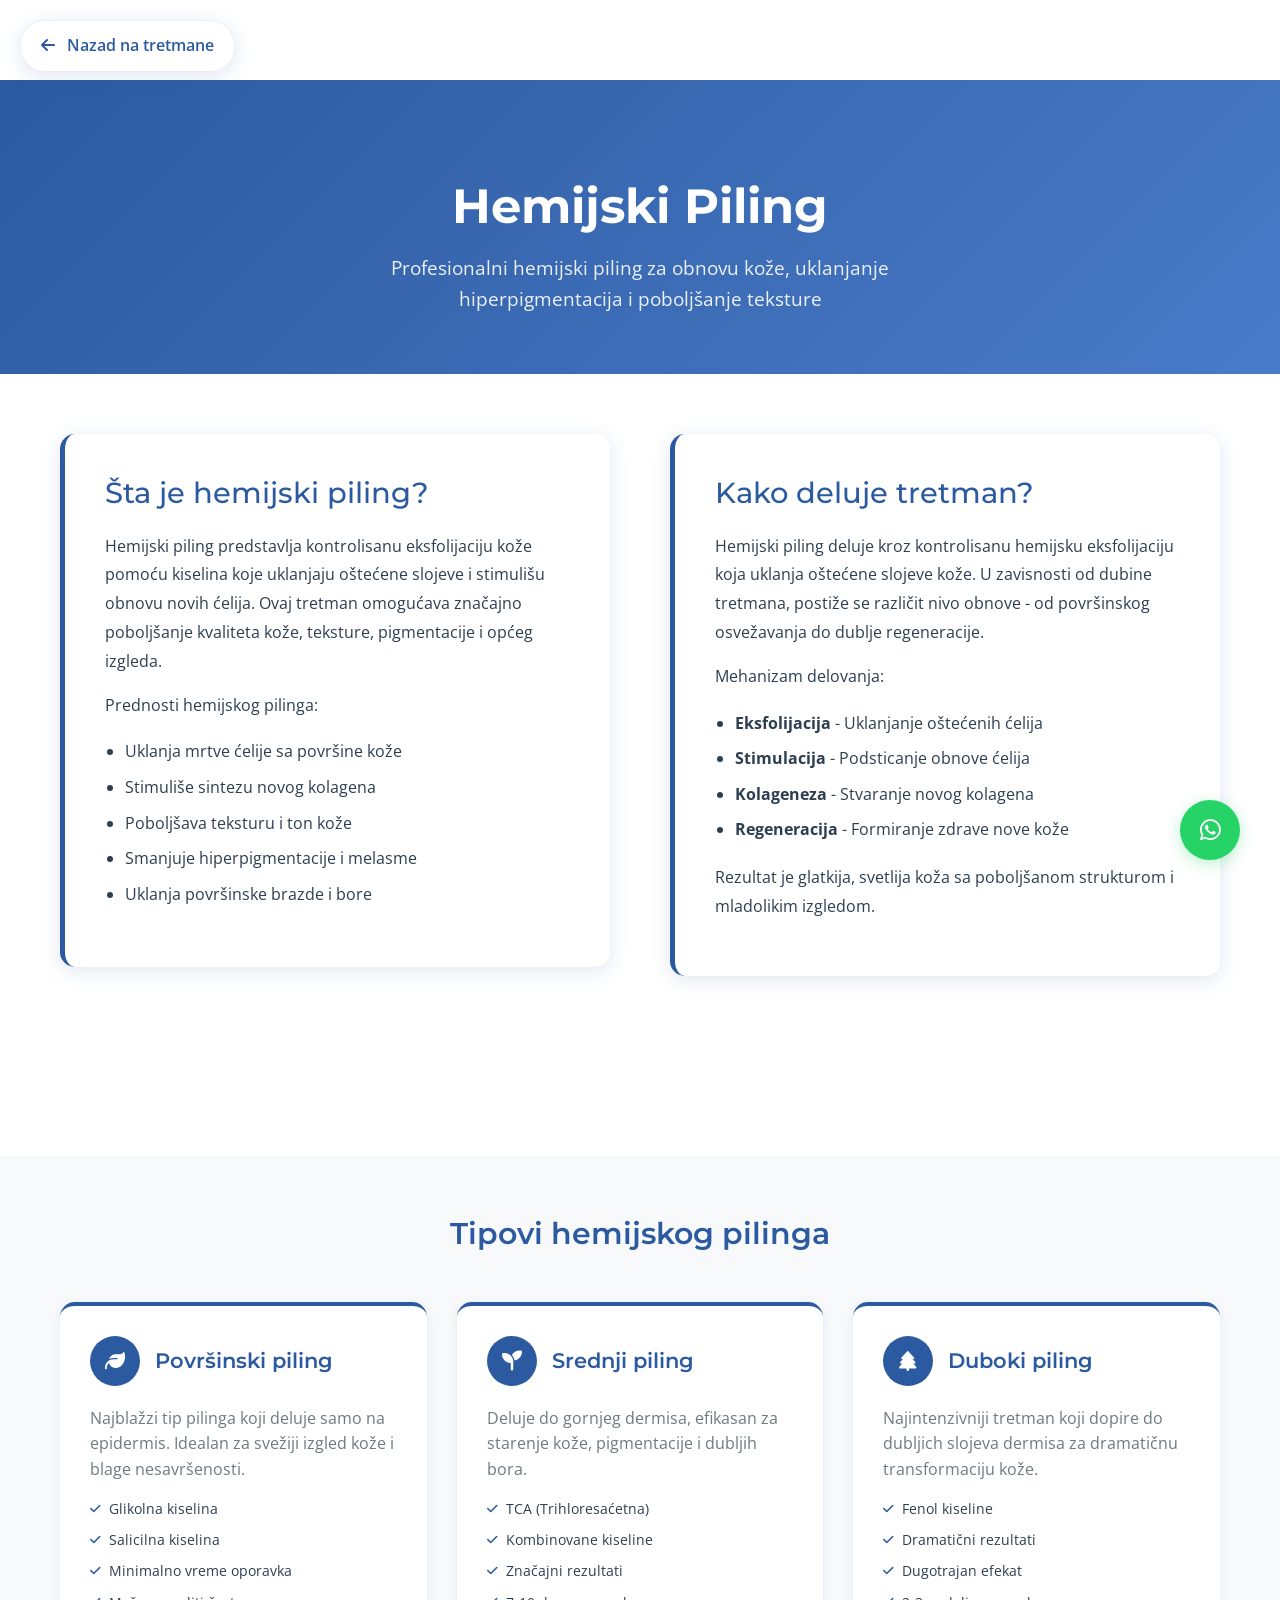
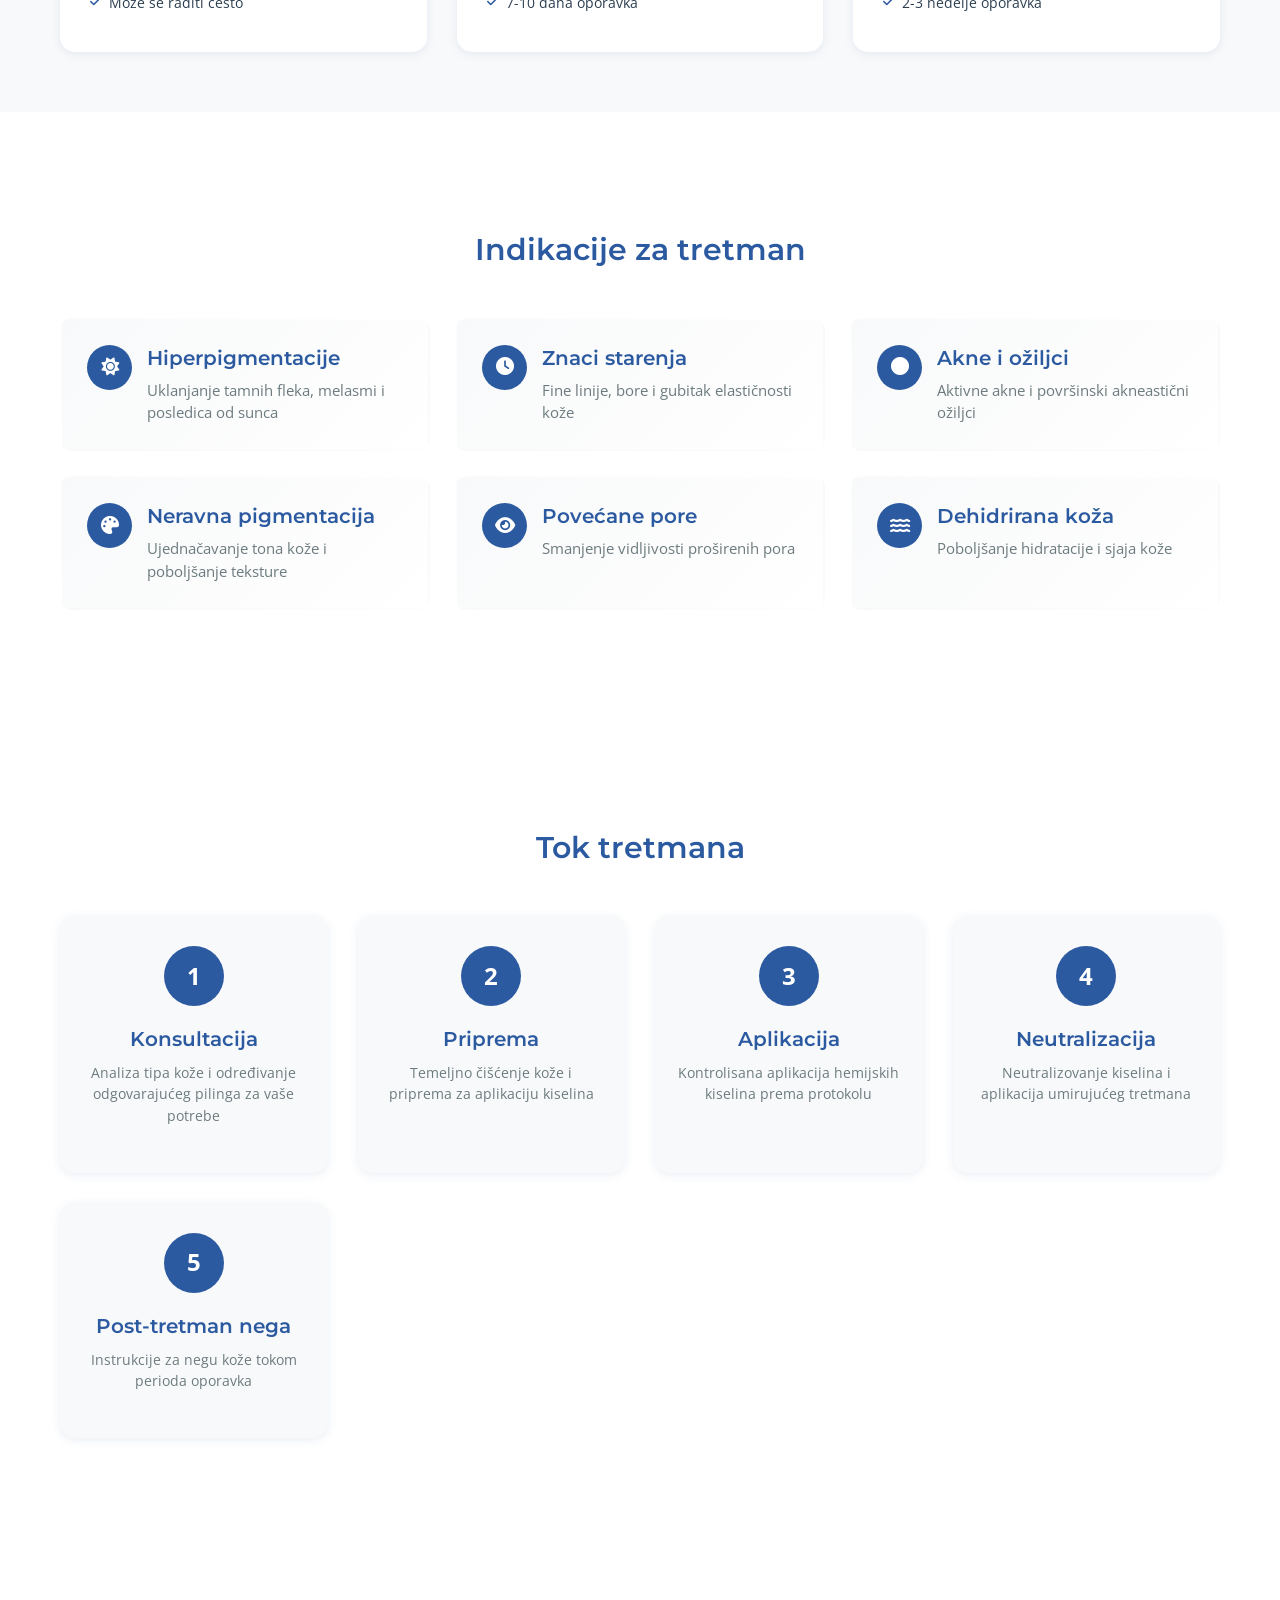
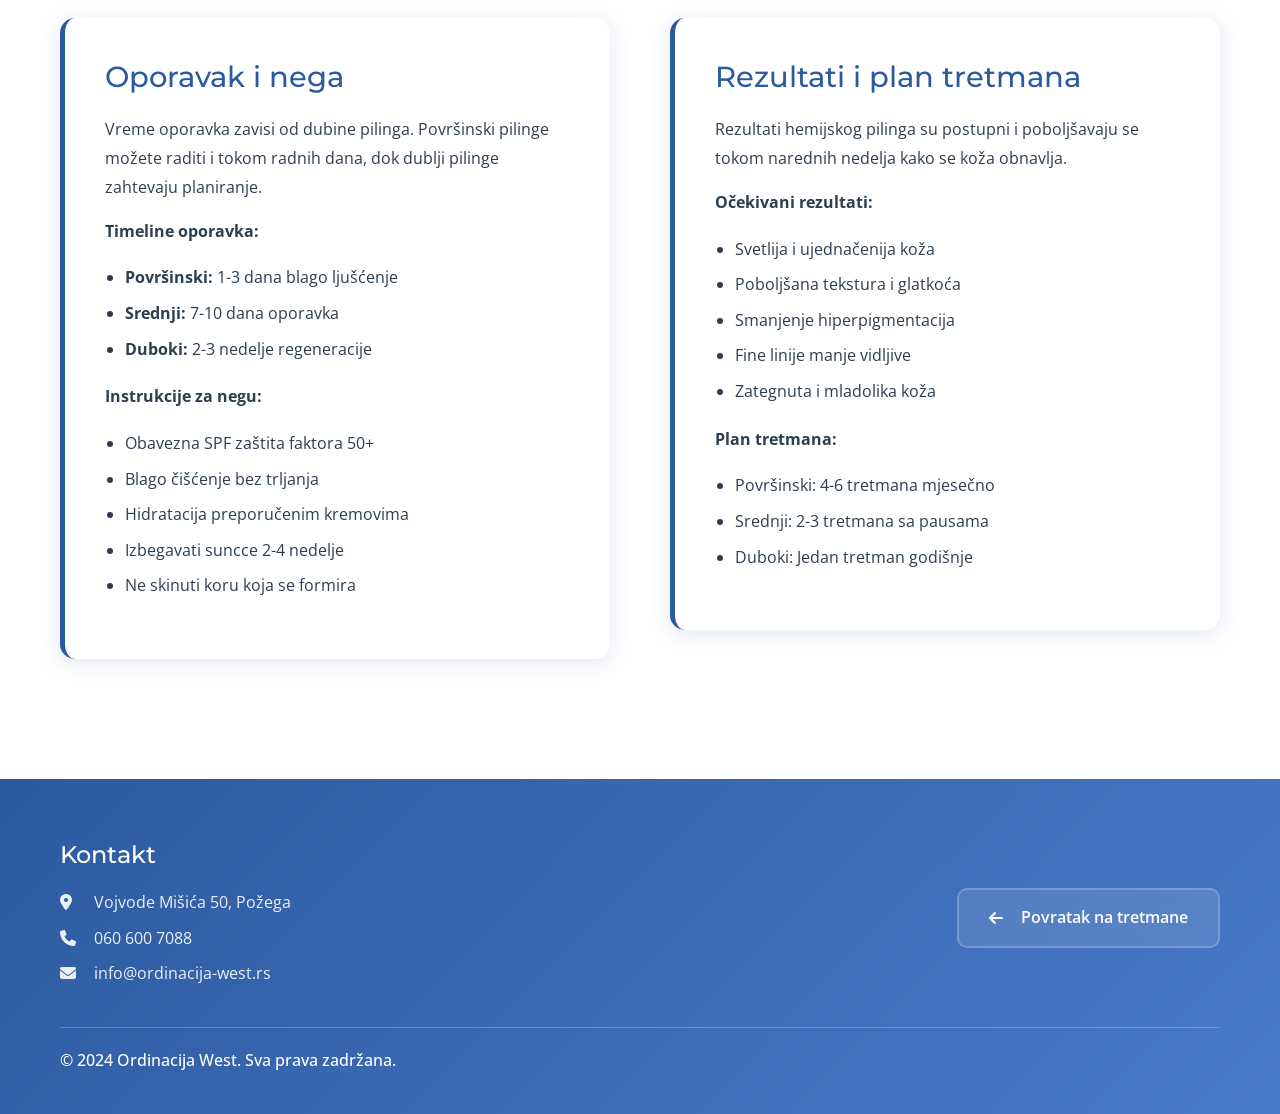
<file: hemijski-piling-tretman.html>
<!DOCTYPE html>
<html lang="sr" dir="ltr">
<head>
    <meta charset="UTF-8">
    <meta name="viewport" content="width=device-width, initial-scale=1.0">
    <meta name="description" content="Hemijski Piling | Ordinacija West Dr Tamara Vesović. Profesionalni hemijski piling za obnovu kože, uklanjanje hiperpigmentacija i poboljšanje teksture.">
    <meta name="keywords" content="hemijski piling Požega, obnova kože, hiperpigmentacija, akne, Dr Tamara Vesović, ordinacija west">
    <meta name="author" content="Dr Tamara Vesović - Ordinacija West">
    <meta name="robots" content="index, follow">
    <meta name="theme-color" content="#2c5aa0">
    
    <title>Hemijski Piling | Ordinacija West Požega</title>
    
    <!-- Favicon -->
    <link rel="icon" type="image/svg+xml" href="favicon.svg">
    <link rel="icon" type="image/svg+xml" href="favicon.svg">
    <link rel="icon" type="image/x-icon" href="favicon.ico">
    <link rel="apple-touch-icon" sizes="180x180" href="apple-touch-icon.png">
    
    <!-- Google Fonts -->
    <link rel="preconnect" href="https://fonts.googleapis.com">
    <link rel="preconnect" href="https://fonts.gstatic.com" crossorigin>
    <link href="https://fonts.googleapis.com/css2?family=Montserrat:wght@300;400;500;600;700&family=Open+Sans:wght@300;400;500;600;700&family=Dancing+Script:wght@600;700&display=swap" rel="stylesheet">
    
    <!-- Font Awesome -->
    <link rel="stylesheet" href="https://cdnjs.cloudflare.com/ajax/libs/font-awesome/6.4.0/css/all.min.css">
    
    <!-- Stylesheet -->
    <link rel="stylesheet" href="style.css">
    
    <style>
        :root {
            --primary-color: #2c5aa0;
            --secondary-color: #4a7bc8;
            --accent-color: #f8f9fa;
            --text-primary: #2c3e50;
            --text-secondary: #6c7b7f;
            --border-color: #e0e6ed;
            --shadow-light: 0 2px 10px rgba(44, 90, 160, 0.1);
            --shadow-medium: 0 4px 20px rgba(44, 90, 160, 0.15);
        }
        
        .treatment-container {
            max-width: 1200px;
            margin: 0 auto;
            padding: 0 20px;
        }
        
        .treatment-header {
            text-align: center;
            padding: 100px 0 60px;
            background: linear-gradient(135deg, var(--primary-color), var(--secondary-color));
            color: white;
            margin-top: 80px;
            position: relative;
        }
        
        .treatment-title {
            font-size: 3rem;
            font-weight: 700;
            margin-bottom: 20px;
            font-family: 'Montserrat', sans-serif;
            color: white;
        }
        
        .treatment-subtitle {
            font-size: 1.2rem;
            opacity: 0.9;
            max-width: 600px;
            margin: 0 auto;
            line-height: 1.6;
            color: white;
        }
        
        .content-section {
            padding: 60px 0;
        }
        
        .content-grid {
            display: grid;
            grid-template-columns: 1fr 1fr;
            gap: 60px;
            align-items: start;
            margin-bottom: 60px;
        }
        
        .content-card {
            background: white;
            padding: 40px;
            border-radius: 15px;
            box-shadow: var(--shadow-medium);
            border-left: 5px solid var(--primary-color);
        }
        
        .content-card h3 {
            color: var(--primary-color);
            font-size: 1.8rem;
            margin-bottom: 20px;
            font-family: 'Montserrat', sans-serif;
        }
        
        .content-card p {
            line-height: 1.8;
            margin-bottom: 15px;
            color: var(--text-primary);
        }
        
        .content-card ul {
            margin: 20px 0;
            padding-left: 20px;
        }
        
        .content-card li {
            margin-bottom: 10px;
            line-height: 1.6;
            color: var(--text-primary);
        }
        
        .types-section {
            background: var(--accent-color);
            padding: 60px 0;
            margin: 60px 0;
        }
        
        .types-grid {
            display: grid;
            grid-template-columns: repeat(auto-fit, minmax(300px, 1fr));
            gap: 30px;
        }
        
        .type-item {
            background: white;
            padding: 30px;
            border-radius: 15px;
            box-shadow: var(--shadow-light);
            transition: all 0.3s ease;
            border-top: 4px solid var(--primary-color);
        }
        
        .type-item:hover {
            transform: translateY(-5px);
            box-shadow: var(--shadow-medium);
        }
        
        .type-header {
            display: flex;
            align-items: center;
            gap: 15px;
            margin-bottom: 20px;
        }
        
        .type-icon {
            width: 50px;
            height: 50px;
            background: var(--primary-color);
            border-radius: 50%;
            display: flex;
            align-items: center;
            justify-content: center;
            color: white;
            font-size: 20px;
            flex-shrink: 0;
        }
        
        .type-title {
            color: var(--primary-color);
            font-weight: 600;
            font-size: 1.3rem;
            margin: 0;
        }
        
        .type-description {
            color: var(--text-secondary);
            line-height: 1.6;
            margin-bottom: 15px;
        }
        
        .type-benefits {
            list-style: none;
            padding: 0;
        }
        
        .type-benefits li {
            display: flex;
            align-items: center;
            gap: 8px;
            margin-bottom: 8px;
            color: var(--text-primary);
            font-size: 0.9rem;
        }
        
        .type-benefits i {
            color: var(--primary-color);
            font-size: 12px;
        }
        
        .indications-section {
            padding: 60px 0;
        }
        
        .indications-grid {
            display: grid;
            grid-template-columns: repeat(auto-fit, minmax(280px, 1fr));
            gap: 25px;
            margin: 40px 0;
        }
        
        .indication-item {
            display: flex;
            align-items: flex-start;
            gap: 15px;
            padding: 25px;
            background: linear-gradient(135deg, var(--accent-color), white);
            border-radius: 12px;
            transition: all 0.3s ease;
            border: 2px solid transparent;
        }
        
        .indication-item:hover {
            border-color: var(--primary-color);
            transform: translateY(-3px);
        }
        
        .indication-icon {
            width: 45px;
            height: 45px;
            background: var(--primary-color);
            border-radius: 50%;
            display: flex;
            align-items: center;
            justify-content: center;
            color: white;
            font-size: 18px;
            flex-shrink: 0;
        }
        
        .indication-content h4 {
            color: var(--primary-color);
            margin-bottom: 8px;
            font-weight: 600;
        }
        
        .indication-content p {
            color: var(--text-secondary);
            font-size: 0.95rem;
            line-height: 1.5;
            margin: 0;
        }
        
        .process-timeline {
            background: white;
            padding: 60px 0;
            margin: 60px 0;
        }
        
        .process-steps {
            display: grid;
            grid-template-columns: repeat(auto-fit, minmax(250px, 1fr));
            gap: 30px;
        }
        
        .process-step {
            text-align: center;
            padding: 30px 20px;
            background: var(--accent-color);
            border-radius: 15px;
            box-shadow: var(--shadow-light);
        }
        
        .step-number {
            width: 60px;
            height: 60px;
            background: var(--primary-color);
            color: white;
            border-radius: 50%;
            display: flex;
            align-items: center;
            justify-content: center;
            font-size: 1.5rem;
            font-weight: bold;
            margin: 0 auto 20px;
        }
        
        .step-title {
            color: var(--primary-color);
            font-weight: 600;
            margin-bottom: 10px;
        }
        
        .step-description {
            color: var(--text-secondary);
            font-size: 0.9rem;
            line-height: 1.5;
        }
        
        .treatment-footer {
            background: linear-gradient(135deg, var(--primary-color), var(--secondary-color));
            color: white;
            padding: 60px 0 40px;
        }
        
        .footer-content {
            display: grid;
            grid-template-columns: 1fr auto;
            gap: 40px;
            align-items: center;
            margin-bottom: 30px;
        }
        
        .footer-contact h4 {
            margin-bottom: 20px;
            font-size: 1.5rem;
            color: white !important;
        }
        
        .footer-contact p {
            margin-bottom: 10px;
            opacity: 0.9;
            color: white !important;
        }
        
        .footer-contact i {
            margin-right: 10px;
            width: 20px;            color: white;        }
        
        .footer-back-btn {
            display: inline-flex;
            align-items: center;
            gap: 10px;
            padding: 15px 30px;
            background: rgba(255, 255, 255, 0.1);
            color: white;
            text-decoration: none;
            border-radius: 10px;
            font-weight: 600;
            transition: all 0.3s ease;
            border: 2px solid rgba(255, 255, 255, 0.2);
            backdrop-filter: blur(10px);
        }
        
        .footer-back-btn:hover {
            background: rgba(255, 255, 255, 0.2);
            transform: translateY(-2px);
            color: white;
        }
        
        .footer-back-btn i {
            margin-right: 8px;
        }
        
        .footer-bottom {
            border-top: 1px solid rgba(255, 255, 255, 0.2);
            padding-top: 20px;
            text-align: center;
            color: white;
            font-weight: 500;
        }
        
        .footer-bottom p {
            color: white;
            margin: 0;
        }
        
        .back-btn {
            position: fixed;
            top: 20px;
            left: 20px;
            z-index: 1000;
            background: rgba(255, 255, 255, 0.95);
            color: var(--primary-color);
            padding: 12px 20px;
            border-radius: 25px;
            text-decoration: none;
            font-weight: 600;
            box-shadow: var(--shadow-medium);
            backdrop-filter: blur(10px);
            transition: all 0.3s ease;
            border: 1px solid rgba(44, 90, 160, 0.1);
        }
        
        .back-btn:hover {
            background: var(--primary-color);
            color: white;
            transform: translateY(-2px);
        }
        
        .back-btn i {
            margin-right: 8px;
        }
        
        .whatsapp-float {
            position: fixed;
            width: 60px;
            height: 60px;
            bottom: 40px;
            right: 40px;
            background-color: #25d366;
            color: white;
            border-radius: 50px;
            text-align: center;
            font-size: 24px;
            display: flex;
            align-items: center;
            justify-content: center;
            z-index: 1000;
            cursor: pointer;
            text-decoration: none;
            transition: all 0.3s ease;
            box-shadow: 0 4px 15px rgba(37, 211, 102, 0.3);
        }
        
        .whatsapp-float:hover {
            background-color: #22c55e;
            transform: scale(1.1);
            color: white;
        }
        
        .whatsapp-float span {
            position: absolute;
            right: 70px;
            background: #333;
            color: white;
            padding: 8px 12px;
            border-radius: 8px;
            font-size: 14px;
            white-space: nowrap;
            opacity: 0;
            visibility: hidden;
            transition: all 0.3s ease;
            font-weight: 500;
        }
        
        .whatsapp-float:hover span {
            opacity: 1;
            visibility: visible;
            right: 75px;
        }
        
        @media (max-width: 768px) {
            .content-grid {
                grid-template-columns: 1fr;
                gap: 30px;
            }
            
            .types-grid {
                grid-template-columns: 1fr;
            }
            
            .indications-grid {
                grid-template-columns: 1fr;
            }
            
            .process-steps {
                grid-template-columns: 1fr;
            }
            
            .footer-content {
                grid-template-columns: 1fr;
                text-align: center;
                gap: 20px;
            }
            
            .treatment-title {
                font-size: 2.5rem;
            }
            
            .whatsapp-float {
                width: 50px;
                height: 50px;
                font-size: 20px;
            }
            
            .whatsapp-float span {
                display: none;
            }
        }
    </style>
</head>
<body>
    <!-- Back Button -->
    <a href="index.html#tretmani" class="back-btn">
        <i class="fas fa-arrow-left"></i>
        Nazad na tretmane
    </a>

    <!-- Treatment Header -->
    <div class="treatment-header">
        <div class="treatment-container">
            <h1 class="treatment-title">Hemijski Piling</h1>
            <p class="treatment-subtitle">
                Profesionalni hemijski piling za obnovu kože, uklanjanje hiperpigmentacija i poboljšanje teksture
            </p>
        </div>
    </div>

    <!-- Main Content -->
    <div class="content-section">
        <div class="treatment-container">
            <div class="content-grid">
                <div class="content-card">
                    <h3>Šta je hemijski piling?</h3>
                    <p>Hemijski piling predstavlja kontrolisanu eksfolijaciju kože pomoću kiselina koje uklanjaju oštećene slojeve i stimulišu obnovu novih ćelija. Ovaj tretman omogućava značajno poboljšanje kvaliteta kože, teksture, pigmentacije i općeg izgleda.</p>
                    
                    <p>Prednosti hemijskog pilinga:</p>
                    <ul>
                        <li>Uklanja mrtve ćelije sa površine kože</li>
                        <li>Stimuliše sintezu novog kolagena</li>
                        <li>Poboljšava teksturu i ton kože</li>
                        <li>Smanjuje hiperpigmentacije i melasme</li>
                        <li>Uklanja površinske brazde i bore</li>
                    </ul>
                </div>
                
                <div class="content-card">
                    <h3>Kako deluje tretman?</h3>
                    <p>Hemijski piling deluje kroz kontrolisanu hemijsku eksfolijaciju koja uklanja oštećene slojeve kože. U zavisnosti od dubine tretmana, postiže se različit nivo obnove - od površinskog osvežavanja do dublje regeneracije.</p>
                    
                    <p>Mehanizam delovanja:</p>
                    <ul>
                        <li><strong>Eksfolijacija</strong> - Uklanjanje oštećenih ćelija</li>
                        <li><strong>Stimulacija</strong> - Podsticanje obnove ćelija</li>
                        <li><strong>Kolageneza</strong> - Stvaranje novog kolagena</li>
                        <li><strong>Regeneracija</strong> - Formiranje zdrave nove kože</li>
                    </ul>
                    
                    <p>Rezultat je glatkija, svetlija koža sa poboljšanom strukturom i mladolikim izgledom.</p>
                </div>
            </div>
        </div>
    </div>

    <!-- Types of Peeling -->
    <div class="types-section">
        <div class="treatment-container">
            <h2 style="text-align: center; color: var(--primary-color); margin-bottom: 50px; font-family: 'Montserrat', sans-serif;">Tipovi hemijskog pilinga</h2>
            <div class="types-grid">
                <div class="type-item">
                    <div class="type-header">
                        <div class="type-icon">
                            <i class="fas fa-leaf"></i>
                        </div>
                        <h4 class="type-title">Površinski piling</h4>
                    </div>
                    <p class="type-description">Najblažzi tip pilinga koji deluje samo na epidermis. Idealan za svežiji izgled kože i blage nesavršenosti.</p>
                    <ul class="type-benefits">
                        <li><i class="fas fa-check"></i>Glikolna kiselina</li>
                        <li><i class="fas fa-check"></i>Salicilna kiselina</li>
                        <li><i class="fas fa-check"></i>Minimalno vreme oporavka</li>
                        <li><i class="fas fa-check"></i>Može se raditi često</li>
                    </ul>
                </div>
                
                <div class="type-item">
                    <div class="type-header">
                        <div class="type-icon">
                            <i class="fas fa-seedling"></i>
                        </div>
                        <h4 class="type-title">Srednji piling</h4>
                    </div>
                    <p class="type-description">Deluje do gornjeg dermisa, efikasan za starenje kože, pigmentacije i dubljih bora.</p>
                    <ul class="type-benefits">
                        <li><i class="fas fa-check"></i>TCA (Trihloresaćetna)</li>
                        <li><i class="fas fa-check"></i>Kombinovane kiseline</li>
                        <li><i class="fas fa-check"></i>Značajni rezultati</li>
                        <li><i class="fas fa-check"></i>7-10 dana oporavka</li>
                    </ul>
                </div>
                
                <div class="type-item">
                    <div class="type-header">
                        <div class="type-icon">
                            <i class="fas fa-tree"></i>
                        </div>
                        <h4 class="type-title">Duboki piling</h4>
                    </div>
                    <p class="type-description">Najintenzivniji tretman koji dopire do dubljich slojeva dermisa za dramatičnu transformaciju kože.</p>
                    <ul class="type-benefits">
                        <li><i class="fas fa-check"></i>Fenol kiseline</li>
                        <li><i class="fas fa-check"></i>Dramatični rezultati</li>
                        <li><i class="fas fa-check"></i>Dugotrajan efekat</li>
                        <li><i class="fas fa-check"></i>2-3 nedelje oporavka</li>
                    </ul>
                </div>
            </div>
        </div>
    </div>

    <!-- Indications Section -->
    <div class="indications-section">
        <div class="treatment-container">
            <h2 style="text-align: center; color: var(--primary-color); margin-bottom: 50px; font-family: 'Montserrat', sans-serif;">Indikacije za tretman</h2>
            <div class="indications-grid">
                <div class="indication-item">
                    <div class="indication-icon">
                        <i class="fas fa-sun"></i>
                    </div>
                    <div class="indication-content">
                        <h4>Hiperpigmentacije</h4>
                        <p>Uklanjanje tamnih fleka, melasmi i posledica od sunca</p>
                    </div>
                </div>
                
                <div class="indication-item">
                    <div class="indication-icon">
                        <i class="fas fa-clock"></i>
                    </div>
                    <div class="indication-content">
                        <h4>Znaci starenja</h4>
                        <p>Fine linije, bore i gubitak elastičnosti kože</p>
                    </div>
                </div>
                
                <div class="indication-item">
                    <div class="indication-icon">
                        <i class="fas fa-circle"></i>
                    </div>
                    <div class="indication-content">
                        <h4>Akne i ožiljci</h4>
                        <p>Aktivne akne i površinski akneastični ožiljci</p>
                    </div>
                </div>
                
                <div class="indication-item">
                    <div class="indication-icon">
                        <i class="fas fa-palette"></i>
                    </div>
                    <div class="indication-content">
                        <h4>Neravna pigmentacija</h4>
                        <p>Ujednačavanje tona kože i poboljšanje teksture</p>
                    </div>
                </div>
                
                <div class="indication-item">
                    <div class="indication-icon">
                        <i class="fas fa-eye"></i>
                    </div>
                    <div class="indication-content">
                        <h4>Povećane pore</h4>
                        <p>Smanjenje vidljivosti proširenih pora</p>
                    </div>
                </div>
                
                <div class="indication-item">
                    <div class="indication-icon">
                        <i class="fas fa-water"></i>
                    </div>
                    <div class="indication-content">
                        <h4>Dehidrirana koža</h4>
                        <p>Poboljšanje hidratacije i sjaja kože</p>
                    </div>
                </div>
            </div>
        </div>
    </div>

    <!-- Process Timeline -->
    <div class="process-timeline">
        <div class="treatment-container">
            <h2 style="text-align: center; color: var(--primary-color); margin-bottom: 50px; font-family: 'Montserrat', sans-serif;">Tok tretmana</h2>
            <div class="process-steps">
                <div class="process-step">
                    <div class="step-number">1</div>
                    <h4 class="step-title">Konsultacija</h4>
                    <p class="step-description">Analiza tipa kože i određivanje odgovarajućeg pilinga za vaše potrebe</p>
                </div>
                
                <div class="process-step">
                    <div class="step-number">2</div>
                    <h4 class="step-title">Priprema</h4>
                    <p class="step-description">Temeljno čišćenje kože i priprema za aplikaciju kiselina</p>
                </div>
                
                <div class="process-step">
                    <div class="step-number">3</div>
                    <h4 class="step-title">Aplikacija</h4>
                    <p class="step-description">Kontrolisana aplikacija hemijskih kiselina prema protokolu</p>
                </div>
                
                <div class="process-step">
                    <div class="step-number">4</div>
                    <h4 class="step-title">Neutralizacija</h4>
                    <p class="step-description">Neutralizovanje kiselina i aplikacija umirujućeg tretmana</p>
                </div>
                
                <div class="process-step">
                    <div class="step-number">5</div>
                    <h4 class="step-title">Post-tretman nega</h4>
                    <p class="step-description">Instrukcije za negu kože tokom perioda oporavka</p>
                </div>
            </div>
        </div>
    </div>

    <!-- Additional Content -->
    <div class="content-section">
        <div class="treatment-container">
            <div class="content-grid">
                <div class="content-card">
                    <h3>Oporavak i nega</h3>
                    <p>Vreme oporavka zavisi od dubine pilinga. Površinski pilinge možete raditi i tokom radnih dana, dok dublji pilinge zahtevaju planiranje.</p>
                    
                    <p><strong>Timeline oporavka:</strong></p>
                    <ul>
                        <li><strong>Površinski:</strong> 1-3 dana blago ljušćenje</li>
                        <li><strong>Srednji:</strong> 7-10 dana oporavka</li>
                        <li><strong>Duboki:</strong> 2-3 nedelje regeneracije</li>
                    </ul>
                    
                    <p><strong>Instrukcije za negu:</strong></p>
                    <ul>
                        <li>Obavezna SPF zaštita faktora 50+</li>
                        <li>Blago čišćenje bez trljanja</li>
                        <li>Hidratacija preporučenim kremovima</li>
                        <li>Izbegavati suncce 2-4 nedelje</li>
                        <li>Ne skinuti koru koja se formira</li>
                    </ul>
                </div>
                
                <div class="content-card">
                    <h3>Rezultati i plan tretmana</h3>
                    <p>Rezultati hemijskog pilinga su postupni i poboljšavaju se tokom narednih nedelja kako se koža obnavlja.</p>
                    
                    <p><strong>Očekivani rezultati:</strong></p>
                    <ul>
                        <li>Svetlija i ujednačenija koža</li>
                        <li>Poboljšana tekstura i glatkoća</li>
                        <li>Smanjenje hiperpigmentacija</li>
                        <li>Fine linije manje vidljive</li>
                        <li>Zategnuta i mladolika koža</li>
                    </ul>
                    
                    <p><strong>Plan tretmana:</strong></p>
                    <ul>
                        <li>Površinski: 4-6 tretmana mjesečno</li>
                        <li>Srednji: 2-3 tretmana sa pausama</li>
                        <li>Duboki: Jedan tretman godišnje</li>
                    </ul>
                </div>
            </div>
        </div>
    </div>

    <!-- Footer -->
    <footer class="treatment-footer">
        <div class="treatment-container">
            <div class="footer-content">
                <div class="footer-contact">
                    <h4>Kontakt</h4>
                    <p><i class="fas fa-map-marker-alt"></i> Vojvode Mišića 50, Požega</p>
                    <p><i class="fas fa-phone"></i> 060 600 7088</p>
                    <p><i class="fas fa-envelope"></i> info@ordinacija-west.rs</p>
                </div>
                <div class="footer-back">
                    <a href="index.html#tretmani" class="footer-back-btn">
                        <i class="fas fa-arrow-left"></i>
                        Povratak na tretmane
                    </a>
                </div>
            </div>
            <div class="footer-bottom">
                <p>&copy; 2024 Ordinacija West. Sva prava zadržana.</p>
            </div>
        </div>
    </footer>

    <!-- WhatsApp Button -->
    <a href="https://wa.me/381606007088?text=Dobar%20dan%21%20Interesuje%20me%20hemijski%20piling.%20Možete%20li%20mi%20reći%20više%20informacija%3F" 
       target="_blank" class="whatsapp-float">
        <i class="fab fa-whatsapp"></i>
        <span>Zakaži hemijski piling</span>
    </a>

    <script>
        // Smooth scroll for back button
        document.querySelector('.back-btn').addEventListener('click', function(e) {
            e.preventDefault();
            window.location.href = this.href;
        });
    </script>
</body>
</html>
</file>
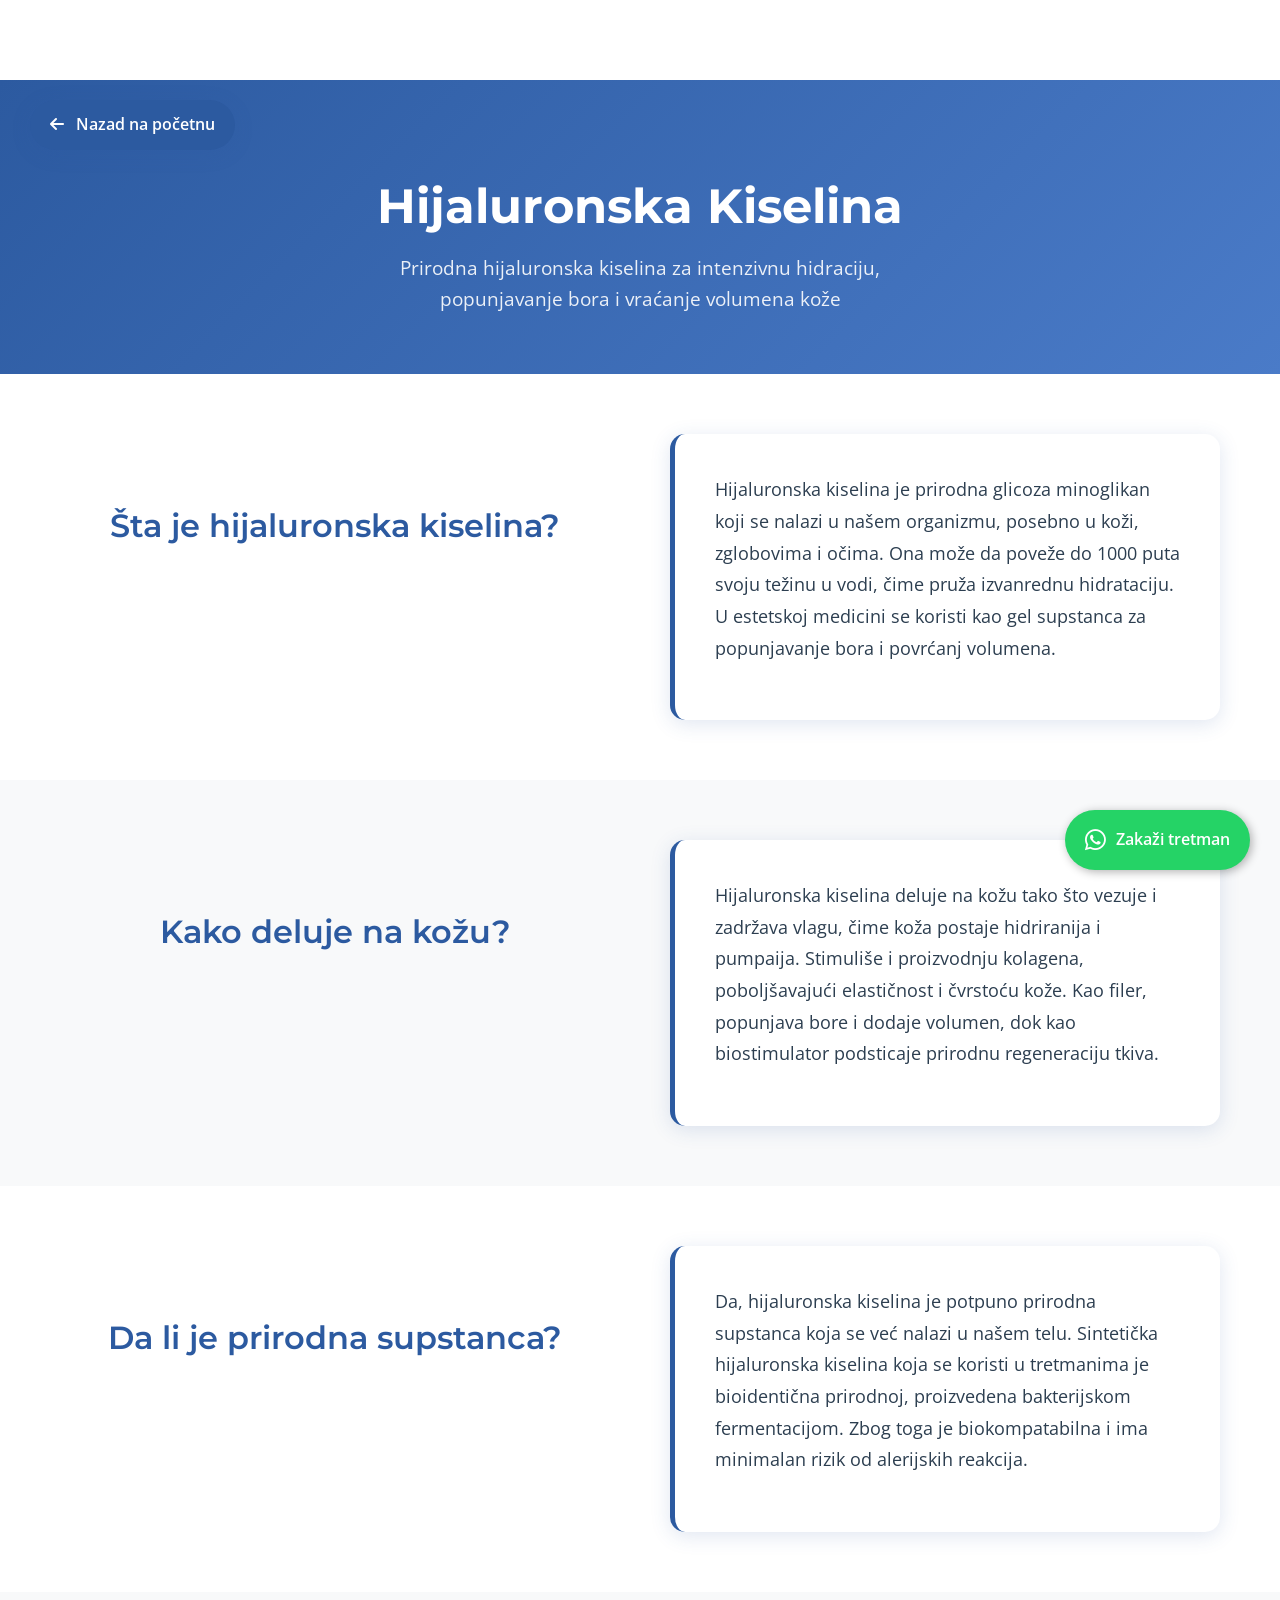
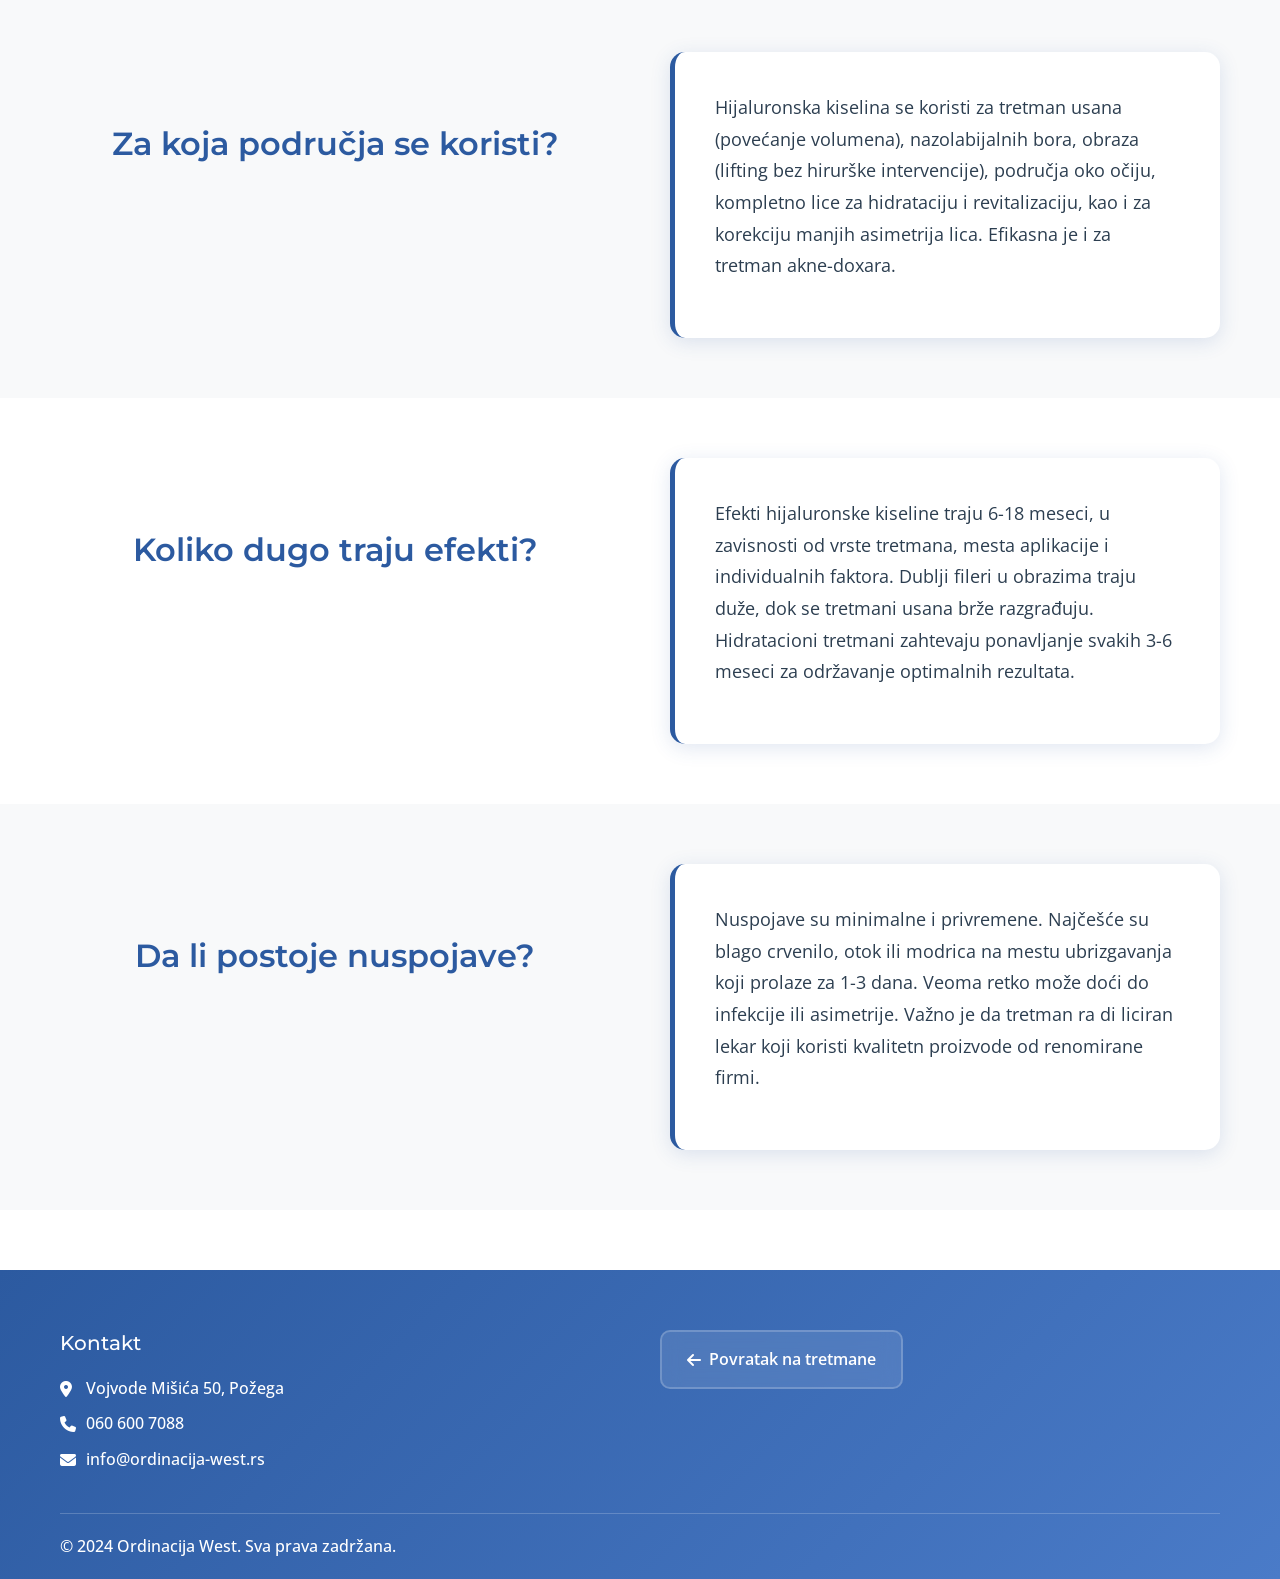
<file: hijaluron-tretman.html>
<!DOCTYPE html>
<html lang="sr" dir="ltr">
<head>
    <meta charset="UTF-8">
    <meta name="viewport" content="width=device-width, initial-scale=1.0">
    <meta name="description" content="Hijaluronska Kiselina | Ordinacija West Dr Tamara Vesović. Tretmani hijaluronskom kiselinom za duboku hidraciju, popunjavanje bora i vraćanje volumena kože.">
    <meta name="keywords" content="hijaluronska kiselina Požega, hidracija kože, popunjavanje bora, Dr Tamara Vesović, ordinacija west">
    <meta name="author" content="Dr Tamara Vesović - Ordinacija West">
    <meta name="robots" content="index, follow">
    <meta name="theme-color" content="#2c5aa0">
    
    <title>Hijaluronska Kiselina | Ordinacija West Požega</title>
    
    <!-- Favicon -->
    <link rel="icon" type="image/svg+xml" href="favicon.svg">
    <link rel="icon" type="image/svg+xml" href="favicon.svg">
    <link rel="icon" type="image/x-icon" href="favicon.ico">
    <link rel="apple-touch-icon" sizes="180x180" href="apple-touch-icon.png">
    
    <!-- Google Fonts -->
    <link rel="preconnect" href="https://fonts.googleapis.com">
    <link rel="preconnect" href="https://fonts.gstatic.com" crossorigin>
    <link href="https://fonts.googleapis.com/css2?family=Montserrat:wght@300;400;500;600;700&family=Open+Sans:wght@300;400;500;600;700&family=Dancing+Script:wght@600;700&display=swap" rel="stylesheet">
    
    <!-- Font Awesome -->
    <link rel="stylesheet" href="https://cdnjs.cloudflare.com/ajax/libs/font-awesome/6.4.0/css/all.min.css">
    
    <!-- Stylesheet -->
    <link rel="stylesheet" href="style.css">
    
    <style>
        :root {
            --primary-color: #2c5aa0;
            --secondary-color: #4a7bc8;
            --accent-color: #f8f9fa;
            --text-primary: #2c3e50;
            --text-secondary: #6c7b7f;
            --border-color: #e0e6ed;
            --shadow-light: 0 2px 10px rgba(44, 90, 160, 0.1);
            --shadow-medium: 0 4px 20px rgba(44, 90, 160, 0.15);
        }
        
        .treatment-container {
            max-width: 1200px;
            margin: 0 auto;
            padding: 0 20px;
        }
        
        .treatment-header {
            text-align: center;
            padding: 100px 0 60px;
            background: linear-gradient(135deg, var(--primary-color), var(--secondary-color));
            color: white;
            margin-top: 80px;
            position: relative;
        }
        
        .header-logo {
            position: absolute;
            top: 30px;
            right: 30px;
            z-index: 100;
        }
        
        .header-logo .logo-img {
            height: 50px;
            filter: brightness(0) invert(1);
        }
        
        .treatment-title {
            font-size: 3rem;
            font-weight: 700;
            margin-bottom: 20px;
            font-family: 'Montserrat', sans-serif;
            color: white;
        }
        
        .treatment-subtitle {
            font-size: 1.2rem;
            opacity: 0.9;
            max-width: 600px;
            margin: 0 auto;
            line-height: 1.6;
            color: white;
        }
        
        .qa-section {
            padding: 60px 0;
        }
        
        .qa-section.gray-bg {
            background-color: #f8f9fa;
        }
        
        .qa-container {
            display: grid;
            grid-template-columns: 1fr 1fr;
            gap: 60px;
            align-items: start;
        }
        
        .question-side {
            display: flex;
            align-items: center;
            justify-content: center;
            min-height: 200px;
        }
        
        .question {
            font-size: 2rem;
            font-weight: 600;
            color: var(--primary-color);
            text-align: center;
            font-family: 'Montserrat', sans-serif;
            line-height: 1.3;
        }
        
        .answer-side {
            padding: 40px;
            background: white;
            border-radius: 15px;
            box-shadow: var(--shadow-medium);
            border-left: 5px solid var(--primary-color);
        }
        
        .answer {
            font-size: 1.1rem;
            line-height: 1.8;
            color: var(--text-primary);
            font-family: 'Open Sans', sans-serif;
        }
        
        .back-btn {
            position: fixed;
            top: 100px;
            left: 30px;
            background: var(--primary-color);
            color: white;
            padding: 12px 20px;
            border-radius: 50px;
            text-decoration: none;
            font-weight: 600;
            box-shadow: var(--shadow-medium);
            transition: all 0.3s ease;
            z-index: 1000;
        }
        
        .back-btn:hover {
            background: var(--secondary-color);
            transform: translateY(-2px);
            color: white;
        }
        
        .back-btn i {
            margin-right: 8px;
        }
        
        .placeholder-notice {
            background: #fff3cd;
            border: 1px solid #ffeaa7;
            border-radius: 10px;
            padding: 20px;
            margin: 40px auto;
            max-width: 800px;
            text-align: center;
            color: #856404;
        }
        
        @media (max-width: 768px) {
            .qa-container {
                grid-template-columns: 1fr;
                gap: 30px;
            }
            
            .question-side {
                min-height: auto;
                padding: 20px 0;
            }
            
            .question {
                font-size: 1.5rem;
            }
            
            .answer-side {
                padding: 30px 20px;
            }
            
            .treatment-title {
                font-size: 2rem;
            }
            
            .treatment-header {
                padding: 120px 0 40px;
            }
            
            .header-logo {
                top: 20px;
                right: 15px;
            }
            
            .header-logo .logo-img {
                height: 35px;
            }
            
            .back-btn {
                top: 85px;
                left: 15px;
                padding: 10px 16px;
                font-size: 0.9rem;
            }
        }
        
        .whatsapp-float {
            position: fixed;
            width: auto;
            height: 60px;
            bottom: 30px;
            right: 30px;
            background-color: #25d366;
            color: white;
            border-radius: 50px;
            text-align: center;
            font-size: 16px;
            box-shadow: 2px 2px 10px rgba(0,0,0,0.3);
            z-index: 1000;
            text-decoration: none;
            display: flex;
            align-items: center;
            padding: 0 20px;
            font-weight: 600;
            transition: all 0.3s ease;
        }

        .whatsapp-float:hover {
            background-color: #128c7e;
            transform: scale(1.05);
            color: white;
        }

        .whatsapp-float i {
            margin-right: 10px;
            font-size: 24px;
        }

        @media (max-width: 768px) {
            .whatsapp-float {
                width: 60px;
                height: 60px;
                border-radius: 50%;
                padding: 0;
                justify-content: center;
                bottom: 20px;
                right: 20px;
            }
            
            .whatsapp-float span {
                display: none;
            }
            
            .whatsapp-float i {
                margin: 0;
            }
        }
        
        /* Footer styles */
        .treatment-footer {
            background: linear-gradient(135deg, var(--primary-color), var(--secondary-color));
            padding: 60px 0 20px;
            margin-top: 60px;
        }
        
        .footer-content {
            display: grid;
            grid-template-columns: 1fr 1fr;
            gap: 40px;
            margin-bottom: 30px;
        }
        
        .footer-contact h4 {
            color: white;
            margin-bottom: 20px;
            font-family: 'Montserrat', sans-serif;
        }
        
        .footer-contact p {
            margin: 10px 0;
            display: flex;
            align-items: center;
            color: white;
            font-weight: 500;
        }
        
        .footer-contact i {
            margin-right: 10px;
            width: 16px;
            color: white;
        }
        
        .footer-back-btn {
            display: inline-flex;
            align-items: center;
            padding: 15px 25px;
            background: rgba(255, 255, 255, 0.1);
            color: white;
            text-decoration: none;
            border-radius: 10px;
            font-weight: 600;
            transition: all 0.3s ease;
            border: 2px solid rgba(255, 255, 255, 0.2);
            backdrop-filter: blur(10px);
        }
        
        .footer-back-btn:hover {
            background: rgba(255, 255, 255, 0.2);
            transform: translateY(-2px);
            color: white;
        }
        
        .footer-back-btn i {
            margin-right: 8px;
        }
        
        .footer-bottom {
            border-top: 1px solid rgba(255, 255, 255, 0.2);
            padding-top: 20px;
            text-align: center;
            color: white;
            font-weight: 500;
        }
        
        .footer-bottom p {
            color: white;
            margin: 0;
        }
        
        @media (max-width: 768px) {
            .footer-content {
                grid-template-columns: 1fr;
                gap: 30px;
                text-align: center;
            }
        }
    </style>
</head>
<body>
    <!-- Back Button -->
    <a href="index.html#home" class="back-btn">
        <i class="fas fa-arrow-left"></i>
        Nazad na početnu
    </a>

    <!-- Treatment Header -->
    <div class="treatment-header">
        <div class="treatment-container">

            <h1 class="treatment-title">Hijaluronska Kiselina</h1>
            <p class="treatment-subtitle">
                Prirodna hijaluronska kiselina za intenzivnu hidraciju, popunjavanje bora i vraćanje volumena kože
            </p>
        </div>
    </div>



    <!-- Q&A Sections -->
    <main>
        <!-- Section 1 -->
        <section class="qa-section">
            <div class="treatment-container">
                <div class="qa-container">
                    <div class="question-side">
                        <h2 class="question">Šta je hijaluronska kiselina?</h2>
                    </div>
                    <div class="answer-side">
                        <p class="answer">
                            Hijaluronska kiselina je prirodna glicoza minoglikan koji se nalazi u našem organizmu, posebno u koži, zglobovima i očima. Ona može da poveže do 1000 puta svoju težinu u vodi, čime pruža izvanrednu hidrataciju. U estetskoj medicini se koristi kao gel supstanca za popunjavanje bora i povrćanj volumena.
                        </p>
                    </div>
                </div>
            </div>
        </section>

        <!-- Section 2 -->
        <section class="qa-section gray-bg">
            <div class="treatment-container">
                <div class="qa-container">
                    <div class="question-side">
                        <h2 class="question">Kako deluje na kožu?</h2>
                    </div>
                    <div class="answer-side">
                        <p class="answer">
                            Hijaluronska kiselina deluje na kožu tako što vezuje i zadržava vlagu, čime koža postaje hidriranija i pumpaija. Stimuliše i proizvodnju kolagena, poboljšavajući elastičnost i čvrstoću kože. Kao filer, popunjava bore i dodaje volumen, dok kao biostimulator podsticaje prirodnu regeneraciju tkiva.
                        </p>
                    </div>
                </div>
            </div>
        </section>

        <!-- Section 3 -->
        <section class="qa-section">
            <div class="treatment-container">
                <div class="qa-container">
                    <div class="question-side">
                        <h2 class="question">Da li je prirodna supstanca?</h2>
                    </div>
                    <div class="answer-side">
                        <p class="answer">
                            Da, hijaluronska kiselina je potpuno prirodna supstanca koja se već nalazi u našem telu. Sintetička hijaluronska kiselina koja se koristi u tretmanima je bioidentična prirodnoj, proizvedena bakterijskom fermentacijom. Zbog toga je biokompatabilna i ima minimalan rizik od alerijskih reakcija.
                        </p>
                    </div>
                </div>
            </div>
        </section>

        <!-- Section 4 -->
        <section class="qa-section gray-bg">
            <div class="treatment-container">
                <div class="qa-container">
                    <div class="question-side">
                        <h2 class="question">Za koja područja se koristi?</h2>
                    </div>
                    <div class="answer-side">
                        <p class="answer">
                            Hijaluronska kiselina se koristi za tretman usana (povećanje volumena), nazolabijalnih bora, obraza (lifting bez hirurške intervencije), područja oko očiju, kompletno lice za hidrataciju i revitalizaciju, kao i za korekciju manjih asimetrija lica. Efikasna je i za tretman akne-doxara.
                        </p>
                    </div>
                </div>
            </div>
        </section>

        <!-- Section 5 -->
        <section class="qa-section">
            <div class="treatment-container">
                <div class="qa-container">
                    <div class="question-side">
                        <h2 class="question">Koliko dugo traju efekti?</h2>
                    </div>
                    <div class="answer-side">
                        <p class="answer">
                            Efekti hijaluronske kiseline traju 6-18 meseci, u zavisnosti od vrste tretmana, mesta aplikacije i individualnih faktora. Dublji fileri u obrazima traju duže, dok se tretmani usana brže razgrađuju. Hidratacioni tretmani zahtevaju ponavljanje svakih 3-6 meseci za održavanje optimalnih rezultata.
                        </p>
                    </div>
                </div>
            </div>
        </section>

        <!-- Section 6 -->
        <section class="qa-section gray-bg">
            <div class="treatment-container">
                <div class="qa-container">
                    <div class="question-side">
                        <h2 class="question">Da li postoje nuspojave?</h2>
                    </div>
                    <div class="answer-side">
                        <p class="answer">
                            Nuspojave su minimalne i privremene. Najčešće su blago crvenilo, otok ili modrica na mestu ubrizgavanja koji prolaze za 1-3 dana. Veoma retko može doći do infekcije ili asimetrije. Važno je da tretman ra di liciran lekar koji koristi kvalitetn proizvode od renomirane firmi.
                        </p>
                    </div>
                </div>
            </div>
        </section>
    </main>

    <!-- Footer -->
    <footer class="treatment-footer">
        <div class="treatment-container">
            <div class="footer-content">
                <div class="footer-contact">
                    <h4>Kontakt</h4>
                    <p><i class="fas fa-map-marker-alt"></i> Vojvode Mišića 50, Požega</p>
                    <p><i class="fas fa-phone"></i> 060 600 7088</p>
                    <p><i class="fas fa-envelope"></i> info@ordinacija-west.rs</p>
                </div>
                <div class="footer-back">
                    <a href="index.html#tretmani" class="footer-back-btn">
                        <i class="fas fa-arrow-left"></i>
                        Povratak na tretmane
                    </a>
                </div>
            </div>
            <div class="footer-bottom">
                <p>&copy; 2024 Ordinacija West. Sva prava zadržana.</p>
            </div>
        </div>
    </footer>

    <!-- WhatsApp Button -->
    <a href="https://wa.me/381606007088?text=Dobar%20dan%21%20Interesuje%20me%20tretman%20hijaluronskom%20kiselinom.%20Možete%20li%20mi%20reći%20više%20informacija%3F" 
       target="_blank" class="whatsapp-float">
        <i class="fab fa-whatsapp"></i>
        <span>Zakaži tretman</span>
    </a>

    <script>
        // Smooth scroll for back button
        document.querySelector('.back-btn').addEventListener('click', function(e) {
            if (this.getAttribute('href').includes('#')) {
                e.preventDefault();
                const target = this.getAttribute('href').split('#')[1];
                if (target === 'home') {
                    window.location.href = 'index.html#home';
                }
            }
        });
    </script>
</body>
</html>
</file>
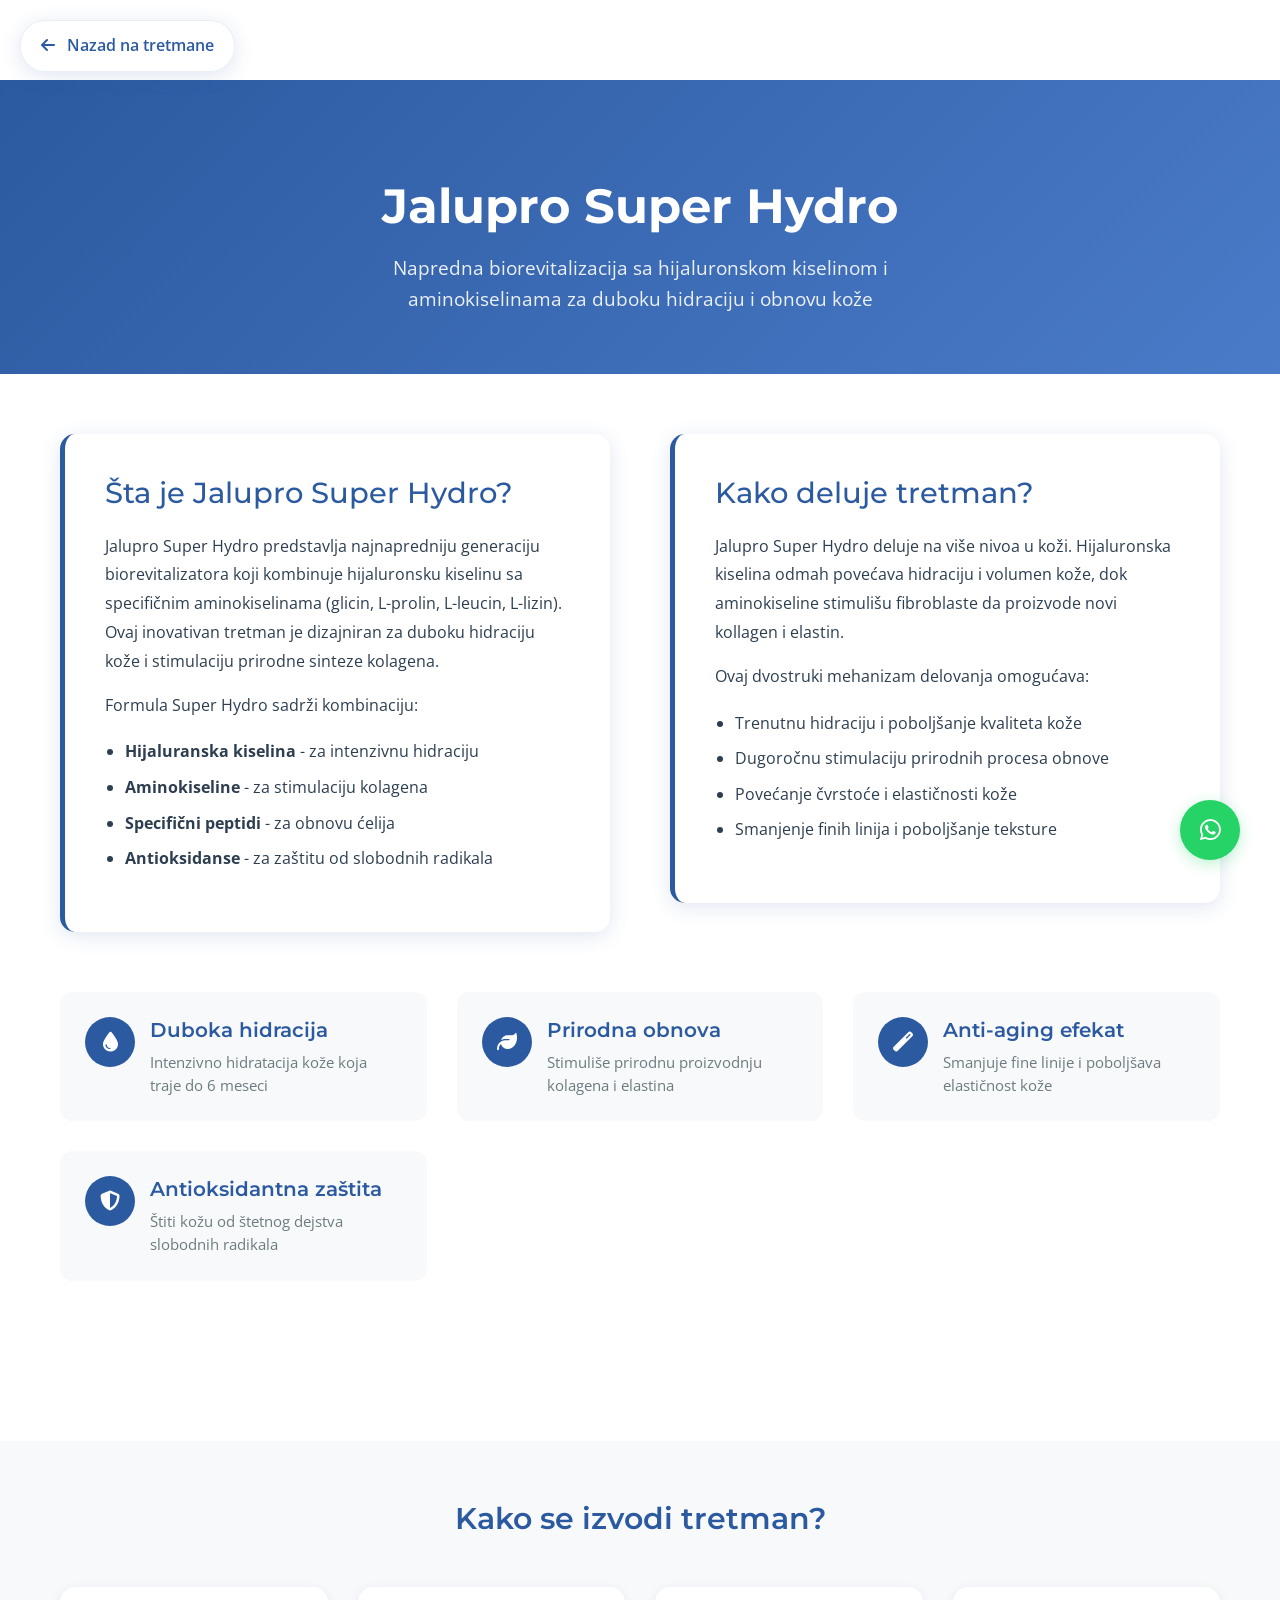
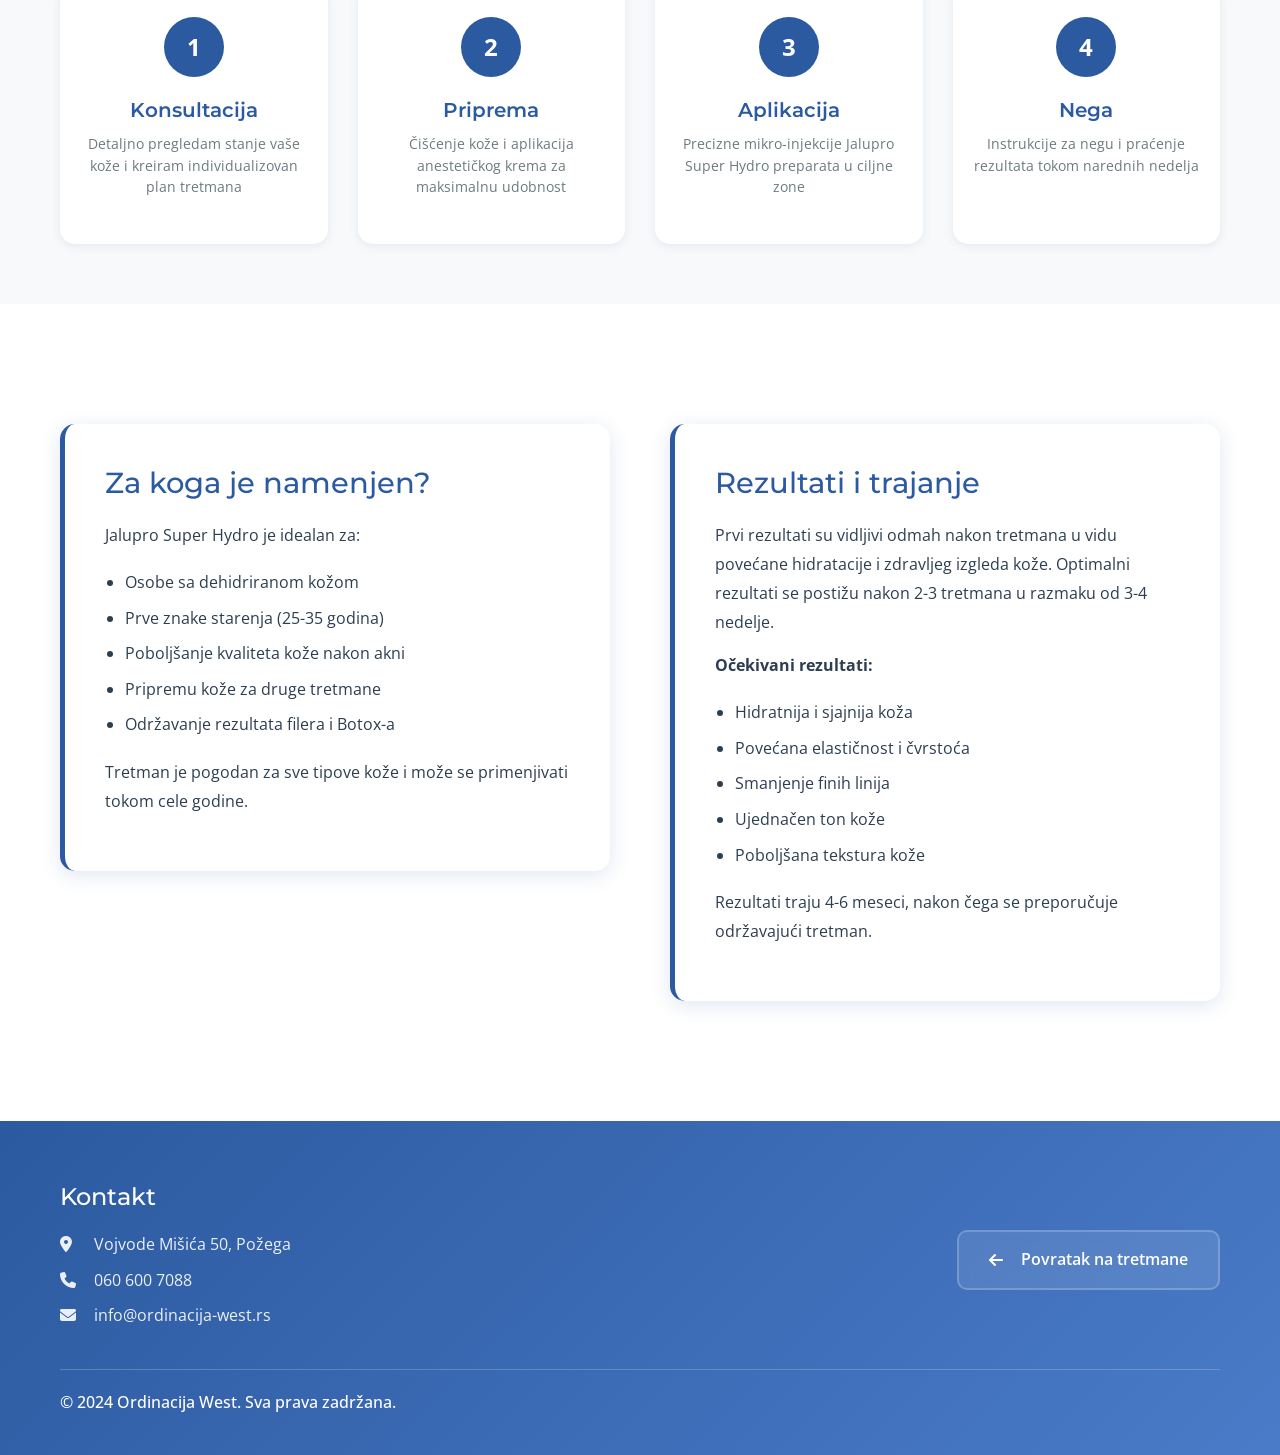
<file: jalupro-tretman.html>
<!DOCTYPE html>
<html lang="sr" dir="ltr">
<head>
    <meta charset="UTF-8">
    <meta name="viewport" content="width=device-width, initial-scale=1.0">
    <meta name="description" content="Jalupro Super Hydro | Ordinacija West Dr Tamara Vesović. Najnapredniji tretman biorevitalizacije sa hijaluronskom kiselinom i aminokiselinama za duboku hidraciju kože.">
    <meta name="keywords" content="Jalupro Super Hydro Požega, biorevitalizacija, hijaluronska kiselina, aminokiseline, Dr Tamara Vesović, ordinacija west">
    <meta name="author" content="Dr Tamara Vesović - Ordinacija West">
    <meta name="robots" content="index, follow">
    <meta name="theme-color" content="#2c5aa0">
    
    <title>Jalupro Super Hydro | Ordinacija West Požega</title>
    
    <!-- Favicon -->
    <link rel="icon" type="image/svg+xml" href="favicon.svg">
    <link rel="icon" type="image/svg+xml" href="favicon.svg">
    <link rel="icon" type="image/x-icon" href="favicon.ico">
    <link rel="apple-touch-icon" sizes="180x180" href="apple-touch-icon.png">
    
    <!-- Google Fonts -->
    <link rel="preconnect" href="https://fonts.googleapis.com">
    <link rel="preconnect" href="https://fonts.gstatic.com" crossorigin>
    <link href="https://fonts.googleapis.com/css2?family=Montserrat:wght@300;400;500;600;700&family=Open+Sans:wght@300;400;500;600;700&family=Dancing+Script:wght@600;700&display=swap" rel="stylesheet">
    
    <!-- Font Awesome -->
    <link rel="stylesheet" href="https://cdnjs.cloudflare.com/ajax/libs/font-awesome/6.4.0/css/all.min.css">
    
    <!-- Stylesheet -->
    <link rel="stylesheet" href="style.css">
    
    <style>
        :root {
            --primary-color: #2c5aa0;
            --secondary-color: #4a7bc8;
            --accent-color: #f8f9fa;
            --text-primary: #2c3e50;
            --text-secondary: #6c7b7f;
            --border-color: #e0e6ed;
            --shadow-light: 0 2px 10px rgba(44, 90, 160, 0.1);
            --shadow-medium: 0 4px 20px rgba(44, 90, 160, 0.15);
        }
        
        .treatment-container {
            max-width: 1200px;
            margin: 0 auto;
            padding: 0 20px;
        }
        
        .treatment-header {
            text-align: center;
            padding: 100px 0 60px;
            background: linear-gradient(135deg, var(--primary-color), var(--secondary-color));
            color: white;
            margin-top: 80px;
            position: relative;
        }
        
        .treatment-title {
            font-size: 3rem;
            font-weight: 700;
            margin-bottom: 20px;
            font-family: 'Montserrat', sans-serif;
            color: white;
        }
        
        .treatment-subtitle {
            font-size: 1.2rem;
            opacity: 0.9;
            max-width: 600px;
            margin: 0 auto;
            line-height: 1.6;
            color: white;
        }
        
        .content-section {
            padding: 60px 0;
        }
        
        .content-grid {
            display: grid;
            grid-template-columns: 1fr 1fr;
            gap: 60px;
            align-items: start;
            margin-bottom: 60px;
        }
        
        .content-card {
            background: white;
            padding: 40px;
            border-radius: 15px;
            box-shadow: var(--shadow-medium);
            border-left: 5px solid var(--primary-color);
        }
        
        .content-card h3 {
            color: var(--primary-color);
            font-size: 1.8rem;
            margin-bottom: 20px;
            font-family: 'Montserrat', sans-serif;
        }
        
        .content-card p {
            line-height: 1.8;
            margin-bottom: 15px;
            color: var(--text-primary);
        }
        
        .content-card ul {
            margin: 20px 0;
            padding-left: 20px;
        }
        
        .content-card li {
            margin-bottom: 10px;
            line-height: 1.6;
            color: var(--text-primary);
        }
        
        .benefits-grid {
            display: grid;
            grid-template-columns: repeat(auto-fit, minmax(300px, 1fr));
            gap: 30px;
            margin: 40px 0;
        }
        
        .benefit-item {
            display: flex;
            align-items: flex-start;
            gap: 15px;
            padding: 25px;
            background: var(--accent-color);
            border-radius: 12px;
            transition: transform 0.3s ease;
        }
        
        .benefit-item:hover {
            transform: translateY(-5px);
        }
        
        .benefit-icon {
            width: 50px;
            height: 50px;
            background: var(--primary-color);
            border-radius: 50%;
            display: flex;
            align-items: center;
            justify-content: center;
            color: white;
            font-size: 20px;
            flex-shrink: 0;
        }
        
        .benefit-content h4 {
            color: var(--primary-color);
            margin-bottom: 8px;
            font-weight: 600;
        }
        
        .benefit-content p {
            color: var(--text-secondary);
            font-size: 0.95rem;
            line-height: 1.5;
            margin: 0;
        }
        
        .process-timeline {
            background: var(--accent-color);
            padding: 60px 0;
            margin: 60px 0;
        }
        
        .process-steps {
            display: grid;
            grid-template-columns: repeat(auto-fit, minmax(250px, 1fr));
            gap: 30px;
        }
        
        .process-step {
            text-align: center;
            padding: 30px 20px;
            background: white;
            border-radius: 15px;
            box-shadow: var(--shadow-light);
            position: relative;
        }
        
        .step-number {
            width: 60px;
            height: 60px;
            background: var(--primary-color);
            color: white;
            border-radius: 50%;
            display: flex;
            align-items: center;
            justify-content: center;
            font-size: 1.5rem;
            font-weight: bold;
            margin: 0 auto 20px;
        }
        
        .step-title {
            color: var(--primary-color);
            font-weight: 600;
            margin-bottom: 10px;
        }
        
        .step-description {
            color: var(--text-secondary);
            font-size: 0.9rem;
            line-height: 1.5;
        }
        
        .treatment-footer {
            background: linear-gradient(135deg, var(--primary-color), var(--secondary-color));
            color: white;
            padding: 60px 0 40px;
        }
        
        .footer-content {
            display: grid;
            grid-template-columns: 1fr auto;
            gap: 40px;
            align-items: center;
            margin-bottom: 30px;
        }
        
        .footer-contact h4 {
            margin-bottom: 20px;
            font-size: 1.5rem;
            color: white !important;
        }
        
        .footer-contact p {
            margin-bottom: 10px;
            opacity: 0.9;
            color: white !important;
        }
        
        .footer-contact i {
            margin-right: 10px;
            width: 20px;            color: white;        }
        
        .footer-back-btn {
            display: inline-flex;
            align-items: center;
            gap: 10px;
            padding: 15px 30px;
            background: rgba(255, 255, 255, 0.1);
            color: white;
            text-decoration: none;
            border-radius: 10px;
            font-weight: 600;
            transition: all 0.3s ease;
            border: 2px solid rgba(255, 255, 255, 0.2);
            backdrop-filter: blur(10px);
        }
        
        .footer-back-btn:hover {
            background: rgba(255, 255, 255, 0.2);
            transform: translateY(-2px);
            color: white;
        }
        
        .footer-back-btn i {
            margin-right: 8px;
        }
        
        .footer-bottom {
            border-top: 1px solid rgba(255, 255, 255, 0.2);
            padding-top: 20px;
            text-align: center;
            color: white;
            font-weight: 500;
        }
        
        .footer-bottom p {
            color: white;
            margin: 0;
        }
        
        .back-btn {
            position: fixed;
            top: 20px;
            left: 20px;
            z-index: 1000;
            background: rgba(255, 255, 255, 0.95);
            color: var(--primary-color);
            padding: 12px 20px;
            border-radius: 25px;
            text-decoration: none;
            font-weight: 600;
            box-shadow: var(--shadow-medium);
            backdrop-filter: blur(10px);
            transition: all 0.3s ease;
            border: 1px solid rgba(44, 90, 160, 0.1);
        }
        
        .back-btn:hover {
            background: var(--primary-color);
            color: white;
            transform: translateY(-2px);
        }
        
        .back-btn i {
            margin-right: 8px;
        }
        
        .whatsapp-float {
            position: fixed;
            width: 60px;
            height: 60px;
            bottom: 40px;
            right: 40px;
            background-color: #25d366;
            color: white;
            border-radius: 50px;
            text-align: center;
            font-size: 24px;
            display: flex;
            align-items: center;
            justify-content: center;
            z-index: 1000;
            cursor: pointer;
            text-decoration: none;
            transition: all 0.3s ease;
            box-shadow: 0 4px 15px rgba(37, 211, 102, 0.3);
        }
        
        .whatsapp-float:hover {
            background-color: #22c55e;
            transform: scale(1.1);
            color: white;
        }
        
        .whatsapp-float span {
            position: absolute;
            right: 70px;
            background: #333;
            color: white;
            padding: 8px 12px;
            border-radius: 8px;
            font-size: 14px;
            white-space: nowrap;
            opacity: 0;
            visibility: hidden;
            transition: all 0.3s ease;
            font-weight: 500;
        }
        
        .whatsapp-float:hover span {
            opacity: 1;
            visibility: visible;
            right: 75px;
        }
        
        @media (max-width: 768px) {
            .content-grid {
                grid-template-columns: 1fr;
                gap: 30px;
            }
            
            .process-steps {
                grid-template-columns: 1fr;
            }
            
            .footer-content {
                grid-template-columns: 1fr;
                text-align: center;
                gap: 20px;
            }
            
            .treatment-title {
                font-size: 2.5rem;
            }
            
            .whatsapp-float {
                width: 50px;
                height: 50px;
                font-size: 20px;
            }
            
            .whatsapp-float span {
                display: none;
            }
        }
    </style>
</head>
<body>
    <!-- Back Button -->
    <a href="index.html#tretmani" class="back-btn">
        <i class="fas fa-arrow-left"></i>
        Nazad na tretmane
    </a>

    <!-- Treatment Header -->
    <div class="treatment-header">
        <div class="treatment-container">
            <h1 class="treatment-title">Jalupro Super Hydro</h1>
            <p class="treatment-subtitle">
                Napredna biorevitalizacija sa hijaluronskom kiselinom i aminokiselinama za duboku hidraciju i obnovu kože
            </p>
        </div>
    </div>

    <!-- Main Content -->
    <div class="content-section">
        <div class="treatment-container">
            <div class="content-grid">
                <div class="content-card">
                    <h3>Šta je Jalupro Super Hydro?</h3>
                    <p>Jalupro Super Hydro predstavlja najnapredniju generaciju biorevitalizatora koji kombinuje hijaluronsku kiselinu sa specifičnim aminokiselinama (glicin, L-prolin, L-leucin, L-lizin). Ovaj inovativan tretman je dizajniran za duboku hidraciju kože i stimulaciju prirodne sinteze kolagena.</p>
                    
                    <p>Formula Super Hydro sadrži kombinaciju:</p>
                    <ul>
                        <li><strong>Hijaluranska kiselina</strong> - za intenzivnu hidraciju</li>
                        <li><strong>Aminokiseline</strong> - za stimulaciju kolagena</li>
                        <li><strong>Specifični peptidi</strong> - za obnovu ćelija</li>
                        <li><strong>Antioksidanse</strong> - za zaštitu od slobodnih radikala</li>
                    </ul>
                </div>
                
                <div class="content-card">
                    <h3>Kako deluje tretman?</h3>
                    <p>Jalupro Super Hydro deluje na više nivoa u koži. Hijaluronska kiselina odmah povećava hidraciju i volumen kože, dok aminokiseline stimulišu fibroblaste da proizvode novi kollagen i elastin.</p>
                    
                    <p>Ovaj dvostruki mehanizam delovanja omogućava:</p>
                    <ul>
                        <li>Trenutnu hidraciju i poboljšanje kvaliteta kože</li>
                        <li>Dugoročnu stimulaciju prirodnih procesa obnove</li>
                        <li>Povećanje čvrstoće i elastičnosti kože</li>
                        <li>Smanjenje finih linija i poboljšanje teksture</li>
                    </ul>
                </div>
            </div>

            <!-- Benefits Section -->
            <div class="benefits-grid">
                <div class="benefit-item">
                    <div class="benefit-icon">
                        <i class="fas fa-tint"></i>
                    </div>
                    <div class="benefit-content">
                        <h4>Duboka hidracija</h4>
                        <p>Intenzivno hidratacija kože koja traje do 6 meseci</p>
                    </div>
                </div>
                
                <div class="benefit-item">
                    <div class="benefit-icon">
                        <i class="fas fa-leaf"></i>
                    </div>
                    <div class="benefit-content">
                        <h4>Prirodna obnova</h4>
                        <p>Stimuliše prirodnu proizvodnju kolagena i elastina</p>
                    </div>
                </div>
                
                <div class="benefit-item">
                    <div class="benefit-icon">
                        <i class="fas fa-magic"></i>
                    </div>
                    <div class="benefit-content">
                        <h4>Anti-aging efekat</h4>
                        <p>Smanjuje fine linije i poboljšava elastičnost kože</p>
                    </div>
                </div>
                
                <div class="benefit-item">
                    <div class="benefit-icon">
                        <i class="fas fa-shield-alt"></i>
                    </div>
                    <div class="benefit-content">
                        <h4>Antioksidantna zaštita</h4>
                        <p>Štiti kožu od štetnog dejstva slobodnih radikala</p>
                    </div>
                </div>
            </div>
        </div>
    </div>

    <!-- Process Timeline -->
    <div class="process-timeline">
        <div class="treatment-container">
            <h2 style="text-align: center; color: var(--primary-color); margin-bottom: 50px; font-family: 'Montserrat', sans-serif;">Kako se izvodi tretman?</h2>
            <div class="process-steps">
                <div class="process-step">
                    <div class="step-number">1</div>
                    <h4 class="step-title">Konsultacija</h4>
                    <p class="step-description">Detaljno pregledam stanje vaše kože i kreiram individualizovan plan tretmana</p>
                </div>
                
                <div class="process-step">
                    <div class="step-number">2</div>
                    <h4 class="step-title">Priprema</h4>
                    <p class="step-description">Čišćenje kože i aplikacija anestetičkog krema za maksimalnu udobnost</p>
                </div>
                
                <div class="process-step">
                    <div class="step-number">3</div>
                    <h4 class="step-title">Aplikacija</h4>
                    <p class="step-description">Precizne mikro-injekcije Jalupro Super Hydro preparata u ciljne zone</p>
                </div>
                
                <div class="process-step">
                    <div class="step-number">4</div>
                    <h4 class="step-title">Nega</h4>
                    <p class="step-description">Instrukcije za negu i praćenje rezultata tokom narednih nedelja</p>
                </div>
            </div>
        </div>
    </div>

    <!-- Additional Content -->
    <div class="content-section">
        <div class="treatment-container">
            <div class="content-grid">
                <div class="content-card">
                    <h3>Za koga je namenjen?</h3>
                    <p>Jalupro Super Hydro je idealan za:</p>
                    <ul>
                        <li>Osobe sa dehidriranom kožom</li>
                        <li>Prve znake starenja (25-35 godina)</li>
                        <li>Poboljšanje kvaliteta kože nakon akni</li>
                        <li>Pripremu kože za druge tretmane</li>
                        <li>Održavanje rezultata filera i Botox-a</li>
                    </ul>
                    
                    <p>Tretman je pogodan za sve tipove kože i može se primenjivati tokom cele godine.</p>
                </div>
                
                <div class="content-card">
                    <h3>Rezultati i trajanje</h3>
                    <p>Prvi rezultati su vidljivi odmah nakon tretmana u vidu povećane hidratacije i zdravljeg izgleda kože. Optimalni rezultati se postižu nakon 2-3 tretmana u razmaku od 3-4 nedelje.</p>
                    
                    <p><strong>Očekivani rezultati:</strong></p>
                    <ul>
                        <li>Hidratnija i sjajnija koža</li>
                        <li>Povećana elastičnost i čvrstoća</li>
                        <li>Smanjenje finih linija</li>
                        <li>Ujednačen ton kože</li>
                        <li>Poboljšana tekstura kože</li>
                    </ul>
                    
                    <p>Rezultati traju 4-6 meseci, nakon čega se preporučuje održavajući tretman.</p>
                </div>
            </div>
        </div>
    </div>

    <!-- Footer -->
    <footer class="treatment-footer">
        <div class="treatment-container">
            <div class="footer-content">
                <div class="footer-contact">
                    <h4>Kontakt</h4>
                    <p><i class="fas fa-map-marker-alt"></i> Vojvode Mišića 50, Požega</p>
                    <p><i class="fas fa-phone"></i> 060 600 7088</p>
                    <p><i class="fas fa-envelope"></i> info@ordinacija-west.rs</p>
                </div>
                <div class="footer-back">
                    <a href="index.html#tretmani" class="footer-back-btn">
                        <i class="fas fa-arrow-left"></i>
                        Povratak na tretmane
                    </a>
                </div>
            </div>
            <div class="footer-bottom">
                <p>&copy; 2024 Ordinacija West. Sva prava zadržana.</p>
            </div>
        </div>
    </footer>

    <!-- WhatsApp Button -->
    <a href="https://wa.me/381606007088?text=Dobar%20dan%21%20Interesuje%20me%20Jalupro%20Super%20Hydro%20tretman.%20Možete%20li%20mi%20reći%20više%20informacija%3F" 
       target="_blank" class="whatsapp-float">
        <i class="fab fa-whatsapp"></i>
        <span>Zakaži Jalupro tretman</span>
    </a>

    <script>
        // Smooth scroll for back button
        document.querySelector('.back-btn').addEventListener('click', function(e) {
            e.preventDefault();
            window.location.href = this.href;
        });
    </script>
</body>
</html>
</file>
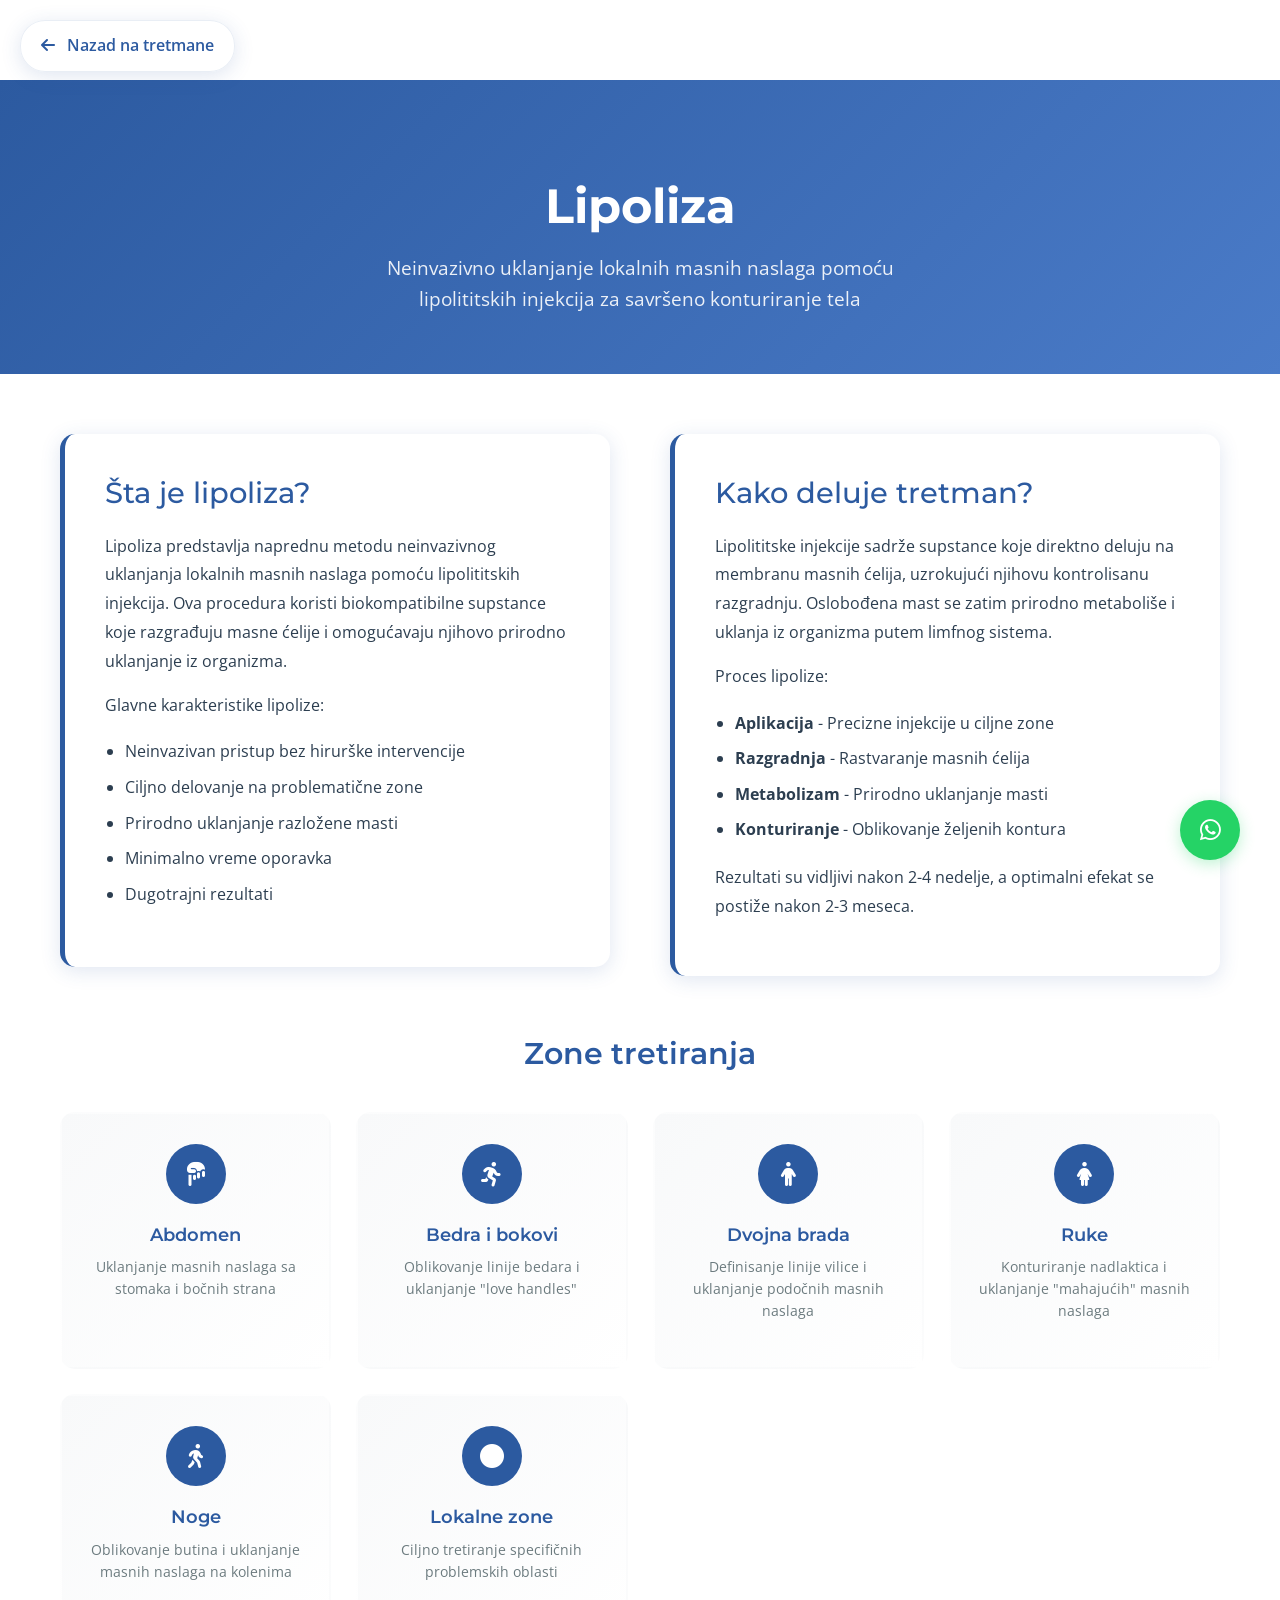
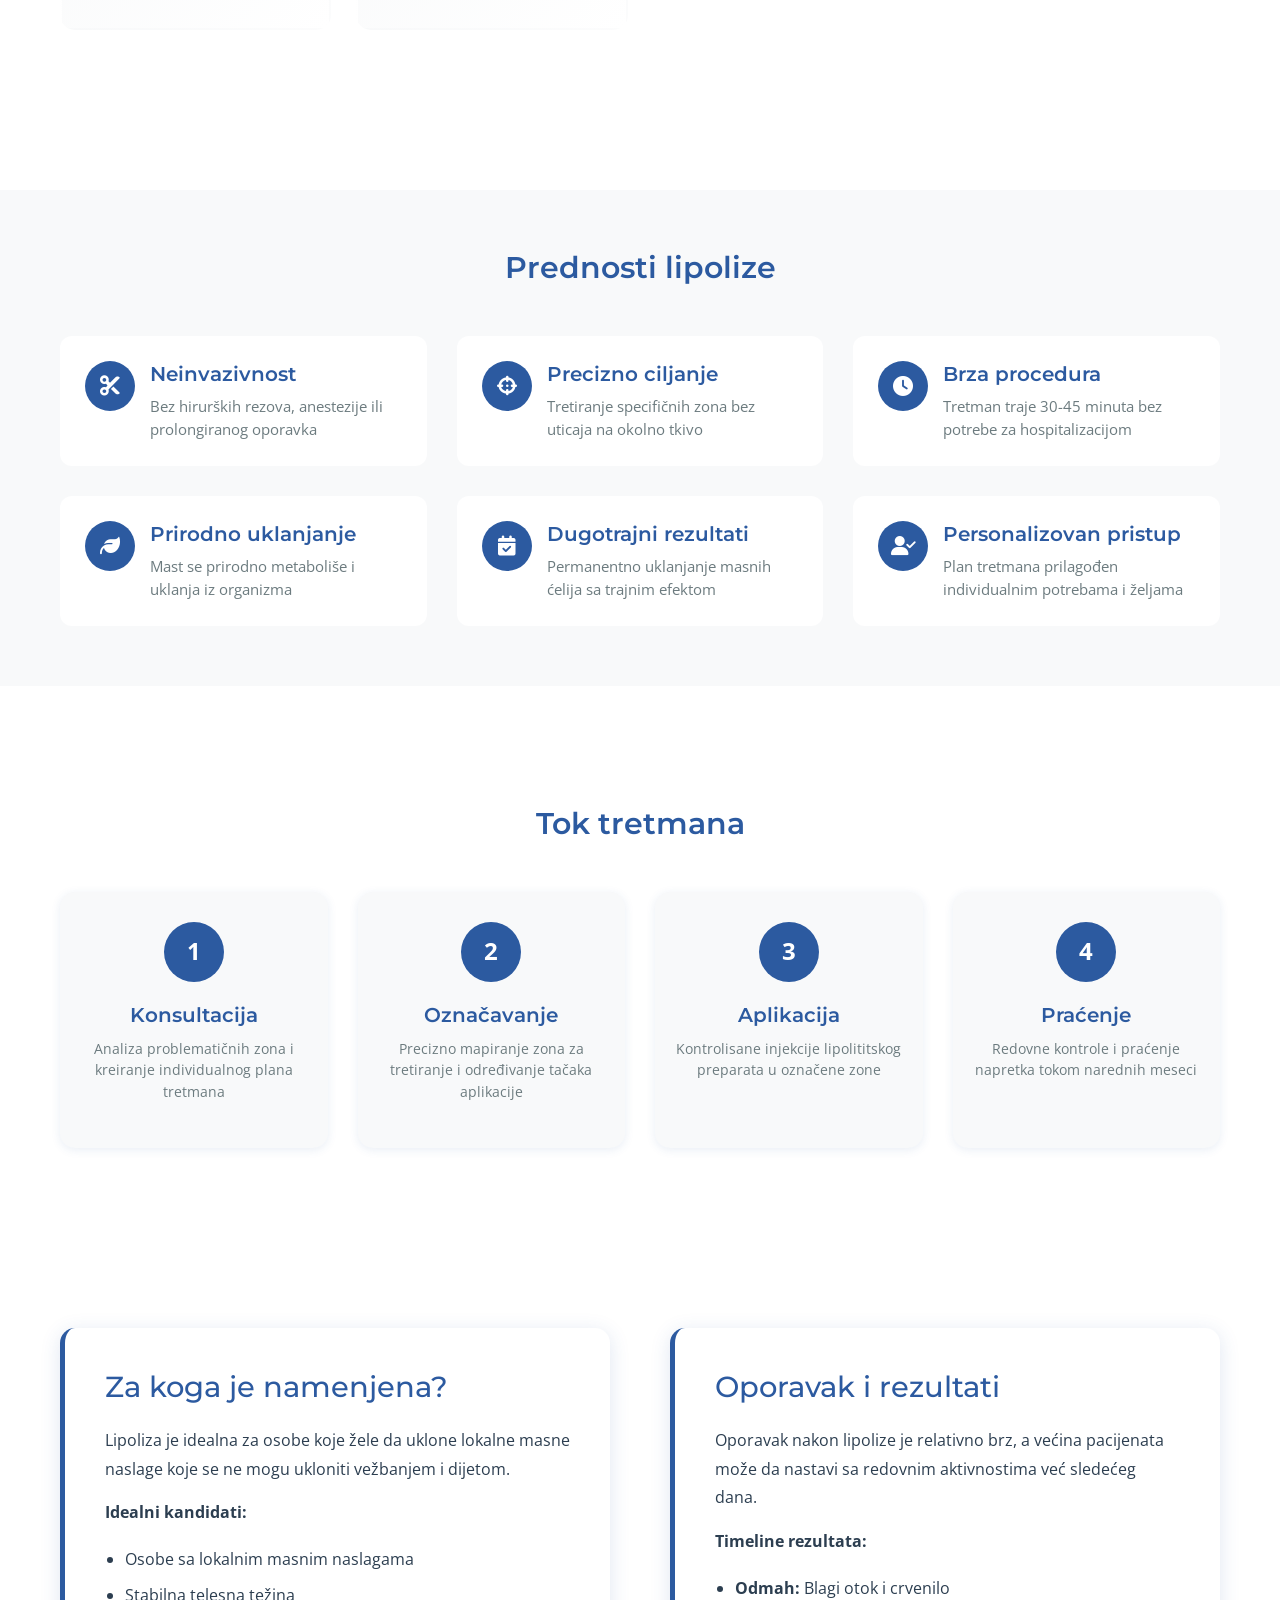
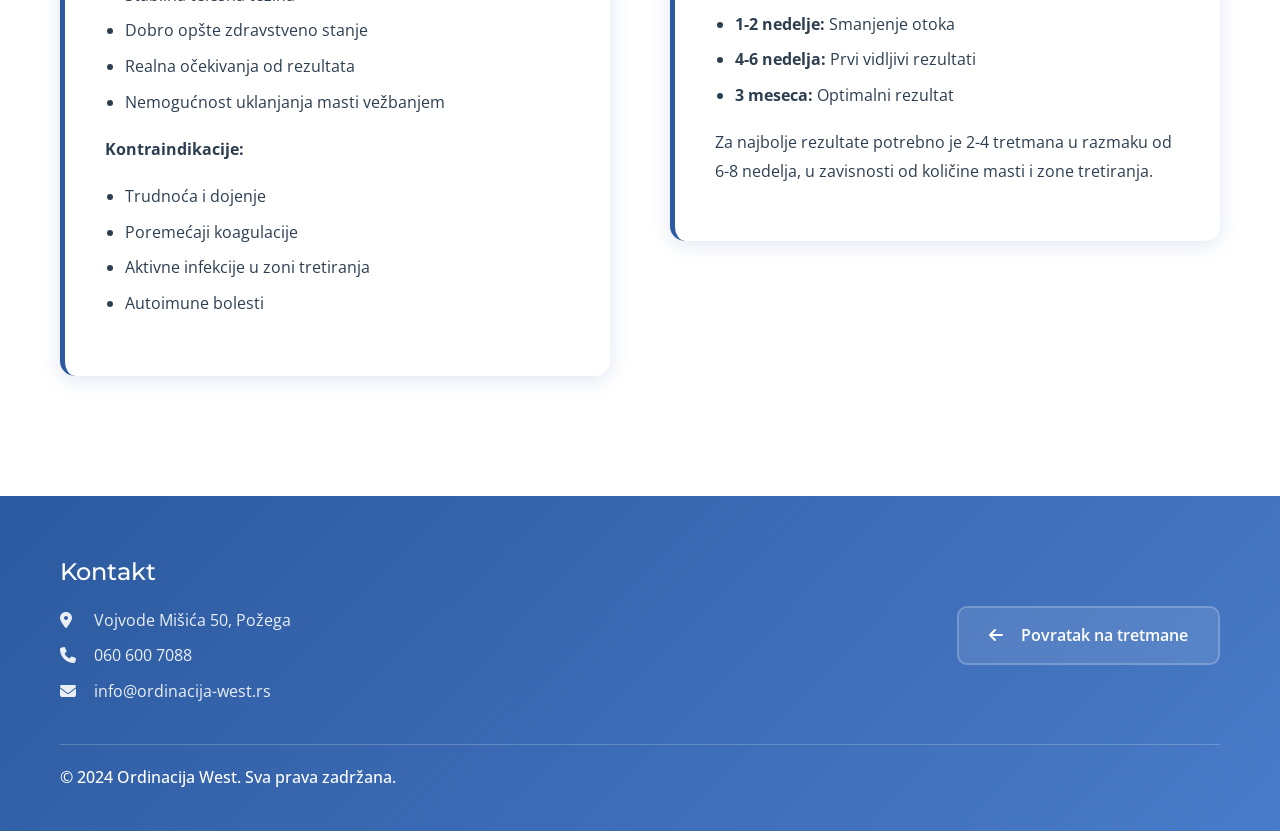
<file: lipoliza-tretman.html>
<!DOCTYPE html>
<html lang="sr" dir="ltr">
<head>
    <meta charset="UTF-8">
    <meta name="viewport" content="width=device-width, initial-scale=1.0">
    <meta name="description" content="Lipoliza | Ordinacija West Dr Tamara Vesović. Neinvazivno uklanjanje lokalnih masnih naslaga pomoću lipolititskih injekcija za konturiranje tela.">
    <meta name="keywords" content="lipoliza Požega, uklanjanje masti, konturiranje tela, lipolititske injekcije, Dr Tamara Vesović, ordinacija west">
    <meta name="author" content="Dr Tamara Vesović - Ordinacija West">
    <meta name="robots" content="index, follow">
    <meta name="theme-color" content="#2c5aa0">
    
    <title>Lipoliza | Ordinacija West Požega</title>
    
    <!-- Favicon -->
    <link rel="icon" type="image/svg+xml" href="favicon.svg">
    <link rel="icon" type="image/svg+xml" href="favicon.svg">
    <link rel="icon" type="image/x-icon" href="favicon.ico">
    <link rel="apple-touch-icon" sizes="180x180" href="apple-touch-icon.png">
    
    <!-- Google Fonts -->
    <link rel="preconnect" href="https://fonts.googleapis.com">
    <link rel="preconnect" href="https://fonts.gstatic.com" crossorigin>
    <link href="https://fonts.googleapis.com/css2?family=Montserrat:wght@300;400;500;600;700&family=Open+Sans:wght@300;400;500;600;700&family=Dancing+Script:wght@600;700&display=swap" rel="stylesheet">
    
    <!-- Font Awesome -->
    <link rel="stylesheet" href="https://cdnjs.cloudflare.com/ajax/libs/font-awesome/6.4.0/css/all.min.css">
    
    <!-- Stylesheet -->
    <link rel="stylesheet" href="style.css">
    
    <style>
        :root {
            --primary-color: #2c5aa0;
            --secondary-color: #4a7bc8;
            --accent-color: #f8f9fa;
            --text-primary: #2c3e50;
            --text-secondary: #6c7b7f;
            --border-color: #e0e6ed;
            --shadow-light: 0 2px 10px rgba(44, 90, 160, 0.1);
            --shadow-medium: 0 4px 20px rgba(44, 90, 160, 0.15);
        }
        
        .treatment-container {
            max-width: 1200px;
            margin: 0 auto;
            padding: 0 20px;
        }
        
        .treatment-header {
            text-align: center;
            padding: 100px 0 60px;
            background: linear-gradient(135deg, var(--primary-color), var(--secondary-color));
            color: white;
            margin-top: 80px;
            position: relative;
        }
        
        .treatment-title {
            font-size: 3rem;
            font-weight: 700;
            margin-bottom: 20px;
            font-family: 'Montserrat', sans-serif;
            color: white;
        }
        
        .treatment-subtitle {
            font-size: 1.2rem;
            opacity: 0.9;
            max-width: 600px;
            margin: 0 auto;
            line-height: 1.6;
            color: white;
        }
        
        .content-section {
            padding: 60px 0;
        }
        
        .content-grid {
            display: grid;
            grid-template-columns: 1fr 1fr;
            gap: 60px;
            align-items: start;
            margin-bottom: 60px;
        }
        
        .content-card {
            background: white;
            padding: 40px;
            border-radius: 15px;
            box-shadow: var(--shadow-medium);
            border-left: 5px solid var(--primary-color);
        }
        
        .content-card h3 {
            color: var(--primary-color);
            font-size: 1.8rem;
            margin-bottom: 20px;
            font-family: 'Montserrat', sans-serif;
        }
        
        .content-card p {
            line-height: 1.8;
            margin-bottom: 15px;
            color: var(--text-primary);
        }
        
        .content-card ul {
            margin: 20px 0;
            padding-left: 20px;
        }
        
        .content-card li {
            margin-bottom: 10px;
            line-height: 1.6;
            color: var(--text-primary);
        }
        
        .areas-grid {
            display: grid;
            grid-template-columns: repeat(auto-fit, minmax(250px, 1fr));
            gap: 25px;
            margin: 40px 0;
        }
        
        .area-item {
            text-align: center;
            padding: 30px 20px;
            background: linear-gradient(135deg, var(--accent-color), white);
            border-radius: 15px;
            transition: all 0.3s ease;
            border: 2px solid transparent;
        }
        
        .area-item:hover {
            transform: translateY(-5px);
            border-color: var(--primary-color);
            box-shadow: var(--shadow-medium);
        }
        
        .area-icon {
            width: 60px;
            height: 60px;
            background: var(--primary-color);
            border-radius: 50%;
            display: flex;
            align-items: center;
            justify-content: center;
            color: white;
            font-size: 24px;
            margin: 0 auto 20px;
        }
        
        .area-title {
            color: var(--primary-color);
            font-weight: 600;
            margin-bottom: 10px;
            font-size: 1.1rem;
        }
        
        .area-description {
            color: var(--text-secondary);
            font-size: 0.9rem;
            line-height: 1.5;
        }
        
        .benefits-section {
            background: var(--accent-color);
            padding: 60px 0;
            margin: 60px 0;
        }
        
        .benefits-grid {
            display: grid;
            grid-template-columns: repeat(auto-fit, minmax(300px, 1fr));
            gap: 30px;
        }
        
        .benefit-item {
            display: flex;
            align-items: flex-start;
            gap: 15px;
            padding: 25px;
            background: white;
            border-radius: 12px;
            transition: transform 0.3s ease;
        }
        
        .benefit-item:hover {
            transform: translateY(-5px);
        }
        
        .benefit-icon {
            width: 50px;
            height: 50px;
            background: var(--primary-color);
            border-radius: 50%;
            display: flex;
            align-items: center;
            justify-content: center;
            color: white;
            font-size: 20px;
            flex-shrink: 0;
        }
        
        .benefit-content h4 {
            color: var(--primary-color);
            margin-bottom: 8px;
            font-weight: 600;
        }
        
        .benefit-content p {
            color: var(--text-secondary);
            font-size: 0.95rem;
            line-height: 1.5;
            margin: 0;
        }
        
        .process-timeline {
            background: white;
            padding: 60px 0;
            margin: 60px 0;
        }
        
        .process-steps {
            display: grid;
            grid-template-columns: repeat(auto-fit, minmax(250px, 1fr));
            gap: 30px;
        }
        
        .process-step {
            text-align: center;
            padding: 30px 20px;
            background: var(--accent-color);
            border-radius: 15px;
            box-shadow: var(--shadow-light);
        }
        
        .step-number {
            width: 60px;
            height: 60px;
            background: var(--primary-color);
            color: white;
            border-radius: 50%;
            display: flex;
            align-items: center;
            justify-content: center;
            font-size: 1.5rem;
            font-weight: bold;
            margin: 0 auto 20px;
        }
        
        .step-title {
            color: var(--primary-color);
            font-weight: 600;
            margin-bottom: 10px;
        }
        
        .step-description {
            color: var(--text-secondary);
            font-size: 0.9rem;
            line-height: 1.5;
        }
        
        .treatment-footer {
            background: linear-gradient(135deg, var(--primary-color), var(--secondary-color));
            color: white;
            padding: 60px 0 40px;
        }
        
        .footer-content {
            display: grid;
            grid-template-columns: 1fr auto;
            gap: 40px;
            align-items: center;
            margin-bottom: 30px;
        }
        
        .footer-contact h4 {
            margin-bottom: 20px;
            font-size: 1.5rem;
            color: white !important;
        }
        
        .footer-contact p {
            margin-bottom: 10px;
            opacity: 0.9;
            color: white !important;
        }
        
        .footer-contact i {
            margin-right: 10px;
            width: 20px;            color: white;        }
        
        .footer-back-btn {
            display: inline-flex;
            align-items: center;
            gap: 10px;
            padding: 15px 30px;
            background: rgba(255, 255, 255, 0.1);
            color: white;
            text-decoration: none;
            border-radius: 10px;
            font-weight: 600;
            transition: all 0.3s ease;
            border: 2px solid rgba(255, 255, 255, 0.2);
            backdrop-filter: blur(10px);
        }
        
        .footer-back-btn:hover {
            background: rgba(255, 255, 255, 0.2);
            transform: translateY(-2px);
            color: white;
        }
        
        .footer-back-btn i {
            margin-right: 8px;
        }
        
        .footer-bottom {
            border-top: 1px solid rgba(255, 255, 255, 0.2);
            padding-top: 20px;
            text-align: center;
            color: white;
            font-weight: 500;
        }
        
        .footer-bottom p {
            color: white;
            margin: 0;
        }
        
        .back-btn {
            position: fixed;
            top: 20px;
            left: 20px;
            z-index: 1000;
            background: rgba(255, 255, 255, 0.95);
            color: var(--primary-color);
            padding: 12px 20px;
            border-radius: 25px;
            text-decoration: none;
            font-weight: 600;
            box-shadow: var(--shadow-medium);
            backdrop-filter: blur(10px);
            transition: all 0.3s ease;
            border: 1px solid rgba(44, 90, 160, 0.1);
        }
        
        .back-btn:hover {
            background: var(--primary-color);
            color: white;
            transform: translateY(-2px);
        }
        
        .back-btn i {
            margin-right: 8px;
        }
        
        .whatsapp-float {
            position: fixed;
            width: 60px;
            height: 60px;
            bottom: 40px;
            right: 40px;
            background-color: #25d366;
            color: white;
            border-radius: 50px;
            text-align: center;
            font-size: 24px;
            display: flex;
            align-items: center;
            justify-content: center;
            z-index: 1000;
            cursor: pointer;
            text-decoration: none;
            transition: all 0.3s ease;
            box-shadow: 0 4px 15px rgba(37, 211, 102, 0.3);
        }
        
        .whatsapp-float:hover {
            background-color: #22c55e;
            transform: scale(1.1);
            color: white;
        }
        
        .whatsapp-float span {
            position: absolute;
            right: 70px;
            background: #333;
            color: white;
            padding: 8px 12px;
            border-radius: 8px;
            font-size: 14px;
            white-space: nowrap;
            opacity: 0;
            visibility: hidden;
            transition: all 0.3s ease;
            font-weight: 500;
        }
        
        .whatsapp-float:hover span {
            opacity: 1;
            visibility: visible;
            right: 75px;
        }
        
        @media (max-width: 768px) {
            .content-grid {
                grid-template-columns: 1fr;
                gap: 30px;
            }
            
            .areas-grid {
                grid-template-columns: 1fr;
            }
            
            .process-steps {
                grid-template-columns: 1fr;
            }
            
            .footer-content {
                grid-template-columns: 1fr;
                text-align: center;
                gap: 20px;
            }
            
            .treatment-title {
                font-size: 2.5rem;
            }
            
            .whatsapp-float {
                width: 50px;
                height: 50px;
                font-size: 20px;
            }
            
            .whatsapp-float span {
                display: none;
            }
        }
    </style>
</head>
<body>
    <!-- Back Button -->
    <a href="index.html#tretmani" class="back-btn">
        <i class="fas fa-arrow-left"></i>
        Nazad na tretmane
    </a>

    <!-- Treatment Header -->
    <div class="treatment-header">
        <div class="treatment-container">
            <h1 class="treatment-title">Lipoliza</h1>
            <p class="treatment-subtitle">
                Neinvazivno uklanjanje lokalnih masnih naslaga pomoću lipolititskih injekcija za savršeno konturiranje tela
            </p>
        </div>
    </div>

    <!-- Main Content -->
    <div class="content-section">
        <div class="treatment-container">
            <div class="content-grid">
                <div class="content-card">
                    <h3>Šta je lipoliza?</h3>
                    <p>Lipoliza predstavlja naprednu metodu neinvazivnog uklanjanja lokalnih masnih naslaga pomoću lipolititskih injekcija. Ova procedura koristi biokompatibilne supstance koje razgrađuju masne ćelije i omogućavaju njihovo prirodno uklanjanje iz organizma.</p>
                    
                    <p>Glavne karakteristike lipolize:</p>
                    <ul>
                        <li>Neinvazivan pristup bez hirurške intervencije</li>
                        <li>Ciljno delovanje na problematične zone</li>
                        <li>Prirodno uklanjanje razložene masti</li>
                        <li>Minimalno vreme oporavka</li>
                        <li>Dugotrajni rezultati</li>
                    </ul>
                </div>
                
                <div class="content-card">
                    <h3>Kako deluje tretman?</h3>
                    <p>Lipolititske injekcije sadrže supstance koje direktno deluju na membranu masnih ćelija, uzrokujući njihovu kontrolisanu razgradnju. Oslobođena mast se zatim prirodno metaboliše i uklanja iz organizma putem limfnog sistema.</p>
                    
                    <p>Proces lipolize:</p>
                    <ul>
                        <li><strong>Aplikacija</strong> - Precizne injekcije u ciljne zone</li>
                        <li><strong>Razgradnja</strong> - Rastvaranje masnih ćelija</li>
                        <li><strong>Metabolizam</strong> - Prirodno uklanjanje masti</li>
                        <li><strong>Konturiranje</strong> - Oblikovanje željenih kontura</li>
                    </ul>
                    
                    <p>Rezultati su vidljivi nakon 2-4 nedelje, a optimalni efekat se postiže nakon 2-3 meseca.</p>
                </div>
            </div>

            <!-- Treatment Areas -->
            <h2 style="text-align: center; color: var(--primary-color); margin: 60px 0 40px; font-family: 'Montserrat', sans-serif;">Zone tretiranja</h2>
            <div class="areas-grid">
                <div class="area-item">
                    <div class="area-icon">
                        <i class="fas fa-hand-point-down"></i>
                    </div>
                    <h4 class="area-title">Abdomen</h4>
                    <p class="area-description">Uklanjanje masnih naslaga sa stomaka i bočnih strana</p>
                </div>
                
                <div class="area-item">
                    <div class="area-icon">
                        <i class="fas fa-running"></i>
                    </div>
                    <h4 class="area-title">Bedra i bokovi</h4>
                    <p class="area-description">Oblikovanje linije bedara i uklanjanje "love handles"</p>
                </div>
                
                <div class="area-item">
                    <div class="area-icon">
                        <i class="fas fa-male"></i>
                    </div>
                    <h4 class="area-title">Dvojna brada</h4>
                    <p class="area-description">Definisanje linije vilice i uklanjanje podočnih masnih naslaga</p>
                </div>
                
                <div class="area-item">
                    <div class="area-icon">
                        <i class="fas fa-female"></i>
                    </div>
                    <h4 class="area-title">Ruke</h4>
                    <p class="area-description">Konturiranje nadlaktica i uklanjanje "mahajućih" masnih naslaga</p>
                </div>
                
                <div class="area-item">
                    <div class="area-icon">
                        <i class="fas fa-walking"></i>
                    </div>
                    <h4 class="area-title">Noge</h4>
                    <p class="area-description">Oblikovanje butina i uklanjanje masnih naslaga na kolenima</p>
                </div>
                
                <div class="area-item">
                    <div class="area-icon">
                        <i class="fas fa-circle"></i>
                    </div>
                    <h4 class="area-title">Lokalne zone</h4>
                    <p class="area-description">Ciljno tretiranje specifičnih problemskih oblasti</p>
                </div>
            </div>
        </div>
    </div>

    <!-- Benefits Section -->
    <div class="benefits-section">
        <div class="treatment-container">
            <h2 style="text-align: center; color: var(--primary-color); margin-bottom: 50px; font-family: 'Montserrat', sans-serif;">Prednosti lipolize</h2>
            <div class="benefits-grid">
                <div class="benefit-item">
                    <div class="benefit-icon">
                        <i class="fas fa-cut"></i>
                    </div>
                    <div class="benefit-content">
                        <h4>Neinvazivnost</h4>
                        <p>Bez hirurških rezova, anestezije ili prolongiranog oporavka</p>
                    </div>
                </div>
                
                <div class="benefit-item">
                    <div class="benefit-icon">
                        <i class="fas fa-crosshairs"></i>
                    </div>
                    <div class="benefit-content">
                        <h4>Precizno ciljanje</h4>
                        <p>Tretiranje specifičnih zona bez uticaja na okolno tkivo</p>
                    </div>
                </div>
                
                <div class="benefit-item">
                    <div class="benefit-icon">
                        <i class="fas fa-clock"></i>
                    </div>
                    <div class="benefit-content">
                        <h4>Brza procedura</h4>
                        <p>Tretman traje 30-45 minuta bez potrebe za hospitalizacijom</p>
                    </div>
                </div>
                
                <div class="benefit-item">
                    <div class="benefit-icon">
                        <i class="fas fa-leaf"></i>
                    </div>
                    <div class="benefit-content">
                        <h4>Prirodno uklanjanje</h4>
                        <p>Mast se prirodno metaboliše i uklanja iz organizma</p>
                    </div>
                </div>
                
                <div class="benefit-item">
                    <div class="benefit-icon">
                        <i class="fas fa-calendar-check"></i>
                    </div>
                    <div class="benefit-content">
                        <h4>Dugotrajni rezultati</h4>
                        <p>Permanentno uklanjanje masnih ćelija sa trajnim efektom</p>
                    </div>
                </div>
                
                <div class="benefit-item">
                    <div class="benefit-icon">
                        <i class="fas fa-user-check"></i>
                    </div>
                    <div class="benefit-content">
                        <h4>Personalizovan pristup</h4>
                        <p>Plan tretmana prilagođen individualnim potrebama i željama</p>
                    </div>
                </div>
            </div>
        </div>
    </div>

    <!-- Process Timeline -->
    <div class="process-timeline">
        <div class="treatment-container">
            <h2 style="text-align: center; color: var(--primary-color); margin-bottom: 50px; font-family: 'Montserrat', sans-serif;">Tok tretmana</h2>
            <div class="process-steps">
                <div class="process-step">
                    <div class="step-number">1</div>
                    <h4 class="step-title">Konsultacija</h4>
                    <p class="step-description">Analiza problematičnih zona i kreiranje individualnog plana tretmana</p>
                </div>
                
                <div class="process-step">
                    <div class="step-number">2</div>
                    <h4 class="step-title">Označavanje</h4>
                    <p class="step-description">Precizno mapiranje zona za tretiranje i određivanje tačaka aplikacije</p>
                </div>
                
                <div class="process-step">
                    <div class="step-number">3</div>
                    <h4 class="step-title">Aplikacija</h4>
                    <p class="step-description">Kontrolisane injekcije lipolititskog preparata u označene zone</p>
                </div>
                
                <div class="process-step">
                    <div class="step-number">4</div>
                    <h4 class="step-title">Praćenje</h4>
                    <p class="step-description">Redovne kontrole i praćenje napretka tokom narednih meseci</p>
                </div>
            </div>
        </div>
    </div>

    <!-- Additional Content -->
    <div class="content-section">
        <div class="treatment-container">
            <div class="content-grid">
                <div class="content-card">
                    <h3>Za koga je namenjena?</h3>
                    <p>Lipoliza je idealna za osobe koje žele da uklone lokalne masne naslage koje se ne mogu ukloniti vežbanjem i dijetom.</p>
                    
                    <p><strong>Idealni kandidati:</strong></p>
                    <ul>
                        <li>Osobe sa lokalnim masnim naslagama</li>
                        <li>Stabilna telesna težina</li>
                        <li>Dobro opšte zdravstveno stanje</li>
                        <li>Realna očekivanja od rezultata</li>
                        <li>Nemogućnost uklanjanja masti vežbanjem</li>
                    </ul>
                    
                    <p><strong>Kontraindikacije:</strong></p>
                    <ul>
                        <li>Trudnoća i dojenje</li>
                        <li>Poremećaji koagulacije</li>
                        <li>Aktivne infekcije u zoni tretiranja</li>
                        <li>Autoimune bolesti</li>
                    </ul>
                </div>
                
                <div class="content-card">
                    <h3>Oporavak i rezultati</h3>
                    <p>Oporavak nakon lipolize je relativno brz, a većina pacijenata može da nastavi sa redovnim aktivnostima već sledećeg dana.</p>
                    
                    <p><strong>Timeline rezultata:</strong></p>
                    <ul>
                        <li><strong>Odmah:</strong> Blagi otok i crvenilo</li>
                        <li><strong>1-2 nedelje:</strong> Smanjenje otoka</li>
                        <li><strong>4-6 nedelja:</strong> Prvi vidljivi rezultati</li>
                        <li><strong>3 meseca:</strong> Optimalni rezultat</li>
                    </ul>
                    
                    <p>Za najbolje rezultate potrebno je 2-4 tretmana u razmaku od 6-8 nedelja, u zavisnosti od količine masti i zone tretiranja.</p>
                </div>
            </div>
        </div>
    </div>

    <!-- Footer -->
    <footer class="treatment-footer">
        <div class="treatment-container">
            <div class="footer-content">
                <div class="footer-contact">
                    <h4>Kontakt</h4>
                    <p><i class="fas fa-map-marker-alt"></i> Vojvode Mišića 50, Požega</p>
                    <p><i class="fas fa-phone"></i> 060 600 7088</p>
                    <p><i class="fas fa-envelope"></i> info@ordinacija-west.rs</p>
                </div>
                <div class="footer-back">
                    <a href="index.html#tretmani" class="footer-back-btn">
                        <i class="fas fa-arrow-left"></i>
                        Povratak na tretmane
                    </a>
                </div>
            </div>
            <div class="footer-bottom">
                <p>&copy; 2024 Ordinacija West. Sva prava zadržana.</p>
            </div>
        </div>
    </footer>

    <!-- WhatsApp Button -->
    <a href="https://wa.me/381606007088?text=Dobar%20dan%21%20Interesuje%20me%20lipoliza%20tretman.%20Možete%20li%20mi%20reći%20više%20informacija%3F" 
       target="_blank" class="whatsapp-float">
        <i class="fab fa-whatsapp"></i>
        <span>Zakaži lipoliza tretman</span>
    </a>

    <script>
        // Smooth scroll for back button
        document.querySelector('.back-btn').addEventListener('click', function(e) {
            e.preventDefault();
            window.location.href = this.href;
        });
    </script>
</body>
</html>
</file>
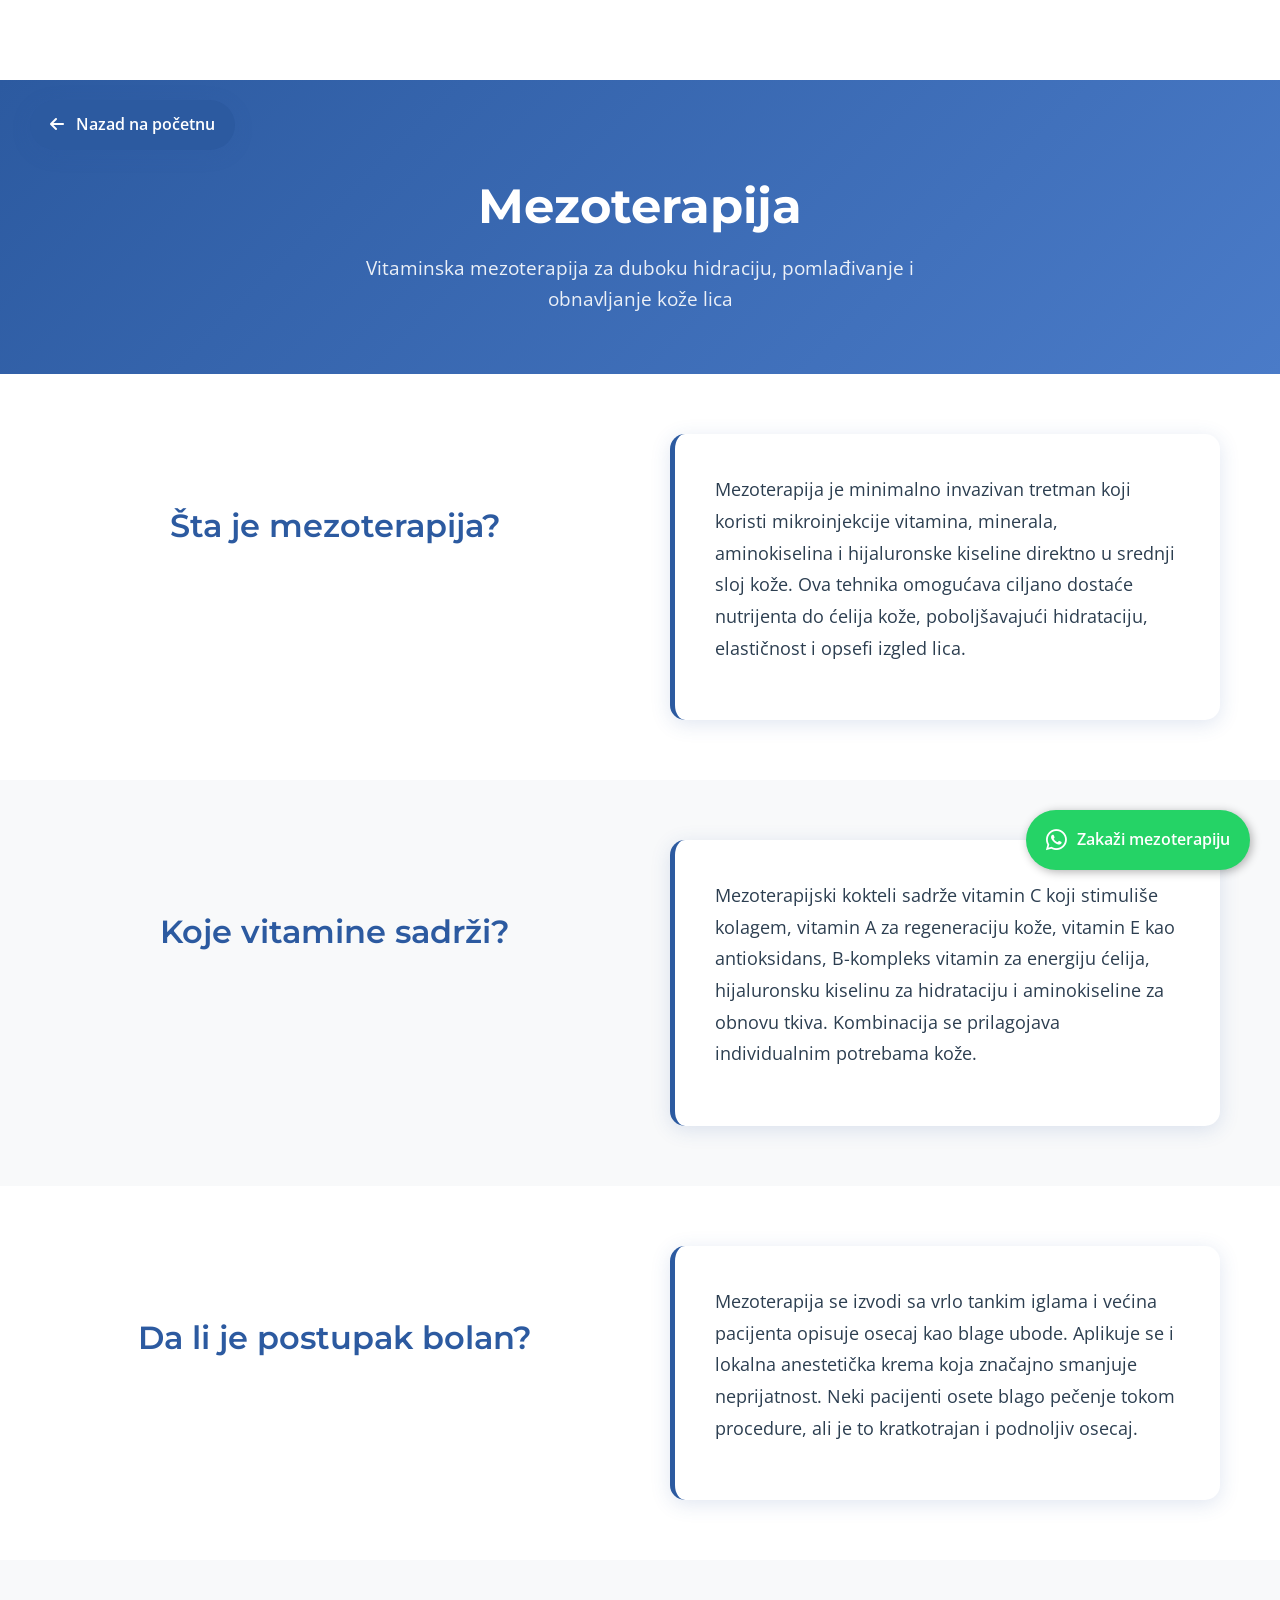
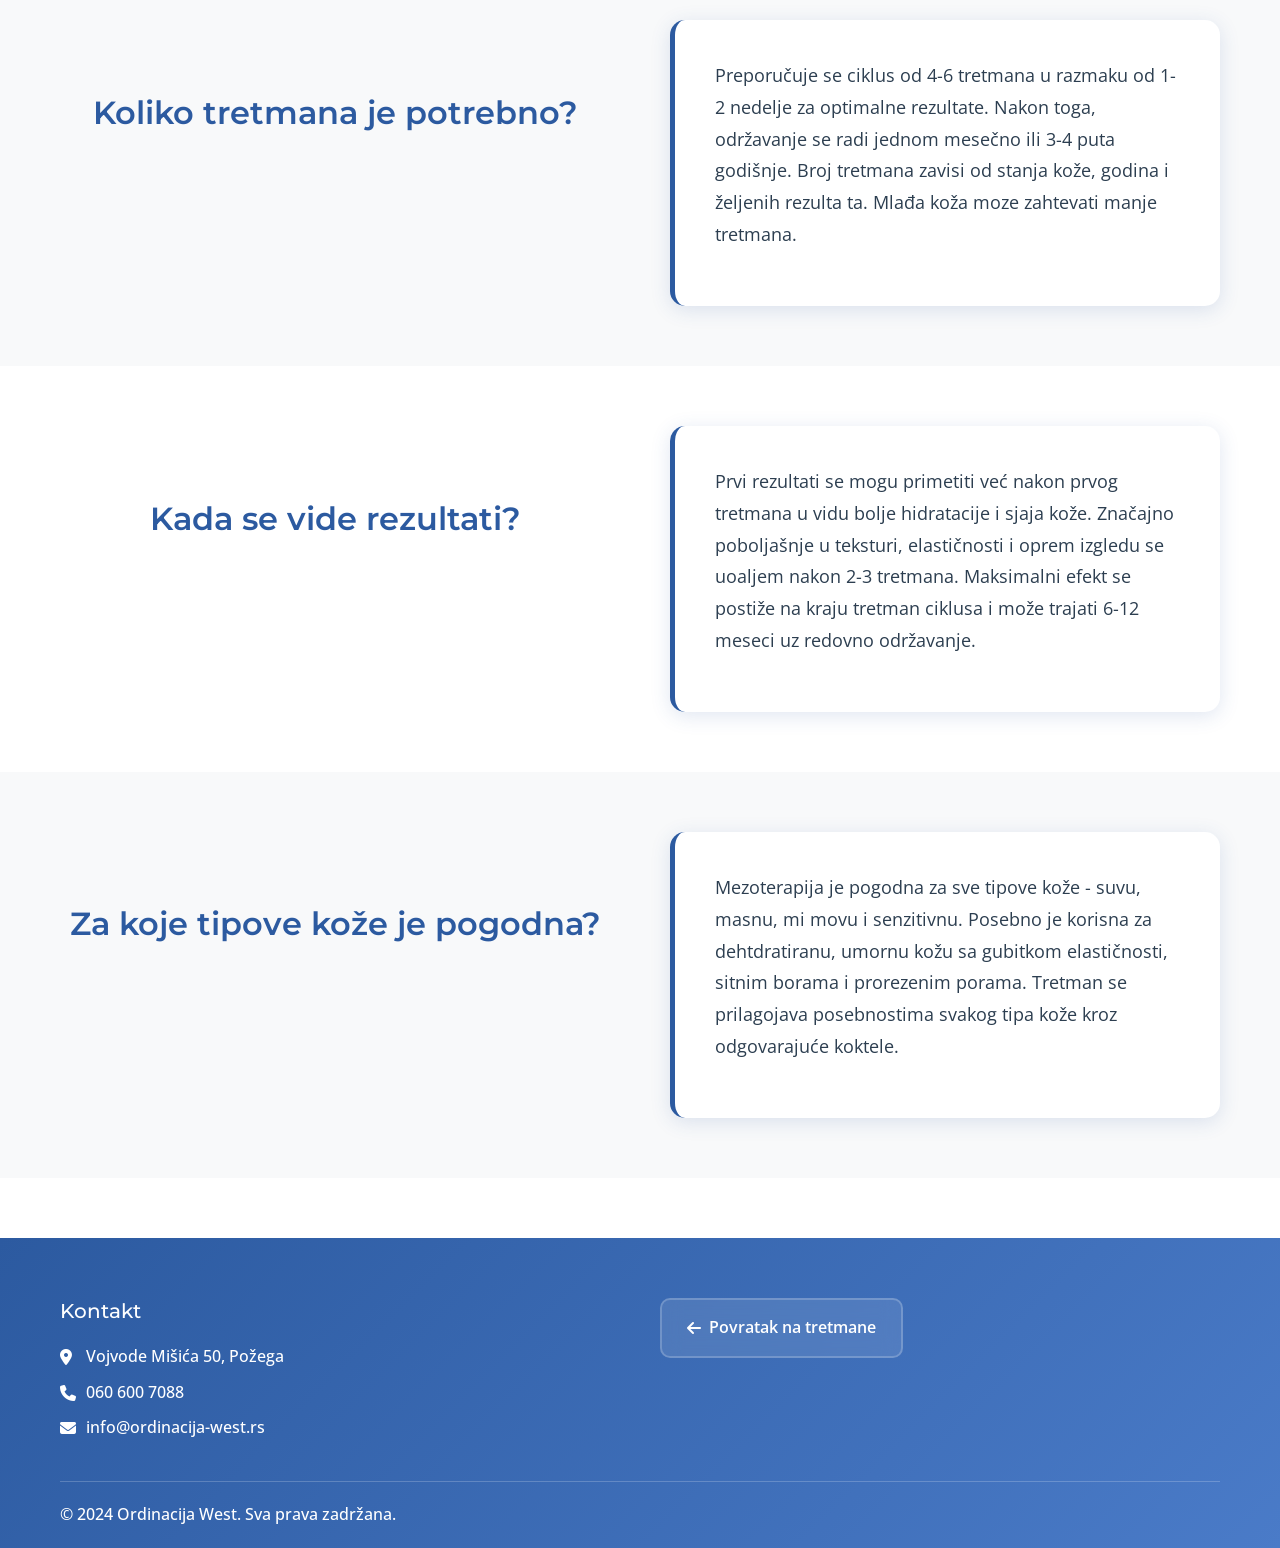
<file: mezoterapija-tretman.html>
<!DOCTYPE html>
<html lang="sr" dir="ltr">
<head>
    <meta charset="UTF-8">
    <meta name="viewport" content="width=device-width, initial-scale=1.0">
    <meta name="description" content="Mezoterapija | Ordinacija West Dr Tamara Vesović. Tretman mezoterapije za pomlađivanje kože, poboljšanje teksture i vraćanje sjaja kože lica.">
    <meta name="keywords" content="mezoterapija Požega, pomlađivanje kože, Dr Tamara Vesović, ordinacija west, vitaminska mezoterapija">
    <meta name="author" content="Dr Tamara Vesović - Ordinacija West">
    <meta name="robots" content="index, follow">
    <meta name="theme-color" content="#2c5aa0">
    
    <title>Mezoterapija | Ordinacija West Požega</title>
    
    <!-- Favicon -->
    <link rel="icon" type="image/svg+xml" href="favicon.svg">
    <link rel="icon" type="image/svg+xml" href="favicon.svg">
    <link rel="icon" type="image/x-icon" href="favicon.ico">
    <link rel="apple-touch-icon" sizes="180x180" href="apple-touch-icon.png">
    
    <!-- Google Fonts -->
    <link rel="preconnect" href="https://fonts.googleapis.com">
    <link rel="preconnect" href="https://fonts.gstatic.com" crossorigin>
    <link href="https://fonts.googleapis.com/css2?family=Montserrat:wght@300;400;500;600;700&family=Open+Sans:wght@300;400;500;600;700&family=Dancing+Script:wght@600;700&display=swap" rel="stylesheet">
    
    <!-- Font Awesome -->
    <link rel="stylesheet" href="https://cdnjs.cloudflare.com/ajax/libs/font-awesome/6.4.0/css/all.min.css">
    
    <!-- Stylesheet -->
    <link rel="stylesheet" href="style.css">
    
    <style>
        :root {
            --primary-color: #2c5aa0;
            --secondary-color: #4a7bc8;
            --accent-color: #f8f9fa;
            --text-primary: #2c3e50;
            --text-secondary: #6c7b7f;
            --border-color: #e0e6ed;
            --shadow-light: 0 2px 10px rgba(44, 90, 160, 0.1);
            --shadow-medium: 0 4px 20px rgba(44, 90, 160, 0.15);
        }
        
        .treatment-container {
            max-width: 1200px;
            margin: 0 auto;
            padding: 0 20px;
        }
        
        .treatment-header {
            text-align: center;
            padding: 100px 0 60px;
            background: linear-gradient(135deg, var(--primary-color), var(--secondary-color));
            color: white;
            margin-top: 80px;
            position: relative;
        }
        
        .header-logo {
            position: absolute;
            top: 30px;
            right: 30px;
            z-index: 100;
        }
        
        .header-logo .logo-img {
            height: 50px;
            filter: brightness(0) invert(1);
        }
        
        .treatment-title {
            font-size: 3rem;
            font-weight: 700;
            margin-bottom: 20px;
            font-family: 'Montserrat', sans-serif;
            color: white;
        }
        
        .treatment-subtitle {
            font-size: 1.2rem;
            opacity: 0.9;
            max-width: 600px;
            margin: 0 auto;
            line-height: 1.6;
            color: white;
        }
        
        .qa-section {
            padding: 60px 0;
        }
        
        .qa-section.gray-bg {
            background-color: #f8f9fa;
        }
        
        .qa-container {
            display: grid;
            grid-template-columns: 1fr 1fr;
            gap: 60px;
            align-items: start;
        }
        
        .question-side {
            display: flex;
            align-items: center;
            justify-content: center;
            min-height: 200px;
        }
        
        .question {
            font-size: 2rem;
            font-weight: 600;
            color: var(--primary-color);
            text-align: center;
            font-family: 'Montserrat', sans-serif;
            line-height: 1.3;
        }
        
        .answer-side {
            padding: 40px;
            background: white;
            border-radius: 15px;
            box-shadow: var(--shadow-medium);
            border-left: 5px solid var(--primary-color);
        }
        
        .answer {
            font-size: 1.1rem;
            line-height: 1.8;
            color: var(--text-primary);
            font-family: 'Open Sans', sans-serif;
        }
        
        .back-btn {
            position: fixed;
            top: 100px;
            left: 30px;
            background: var(--primary-color);
            color: white;
            padding: 12px 20px;
            border-radius: 50px;
            text-decoration: none;
            font-weight: 600;
            box-shadow: var(--shadow-medium);
            transition: all 0.3s ease;
            z-index: 1000;
        }
        
        .back-btn:hover {
            background: var(--secondary-color);
            transform: translateY(-2px);
            color: white;
        }
        
        .back-btn i {
            margin-right: 8px;
        }
        
        .placeholder-notice {
            background: #fff3cd;
            border: 1px solid #ffeaa7;
            border-radius: 10px;
            padding: 20px;
            margin: 40px auto;
            max-width: 800px;
            text-align: center;
            color: #856404;
        }
        
        @media (max-width: 768px) {
            .qa-container {
                grid-template-columns: 1fr;
                gap: 30px;
            }
            
            .question-side {
                min-height: auto;
                padding: 20px 0;
            }
            
            .question {
                font-size: 1.5rem;
            }
            
            .answer-side {
                padding: 30px 20px;
            }
            
            .treatment-title {
                font-size: 2rem;
            }
            
            .treatment-header {
                padding: 120px 0 40px;
            }
            
            .header-logo {
                top: 20px;
                right: 15px;
            }
            
            .header-logo .logo-img {
                height: 35px;
            }
            
            .back-btn {
                top: 85px;
                left: 15px;
                padding: 10px 16px;
                font-size: 0.9rem;
            }
        }
        
        .whatsapp-float {
            position: fixed;
            width: auto;
            height: 60px;
            bottom: 30px;
            right: 30px;
            background-color: #25d366;
            color: white;
            border-radius: 50px;
            text-align: center;
            font-size: 16px;
            box-shadow: 2px 2px 10px rgba(0,0,0,0.3);
            z-index: 1000;
            text-decoration: none;
            display: flex;
            align-items: center;
            padding: 0 20px;
            font-weight: 600;
            transition: all 0.3s ease;
        }

        .whatsapp-float:hover {
            background-color: #128c7e;
            transform: scale(1.05);
            color: white;
        }

        .whatsapp-float i {
            margin-right: 10px;
            font-size: 24px;
        }

        @media (max-width: 768px) {
            .whatsapp-float {
                width: 60px;
                height: 60px;
                border-radius: 50%;
                padding: 0;
                justify-content: center;
                bottom: 20px;
                right: 20px;
            }
            
            .whatsapp-float span {
                display: none;
            }
            
            .whatsapp-float i {
                margin: 0;
            }
        }
        
        /* Footer styles */
        .treatment-footer {
            background: linear-gradient(135deg, var(--primary-color), var(--secondary-color));
            padding: 60px 0 20px;
            margin-top: 60px;
        }
        
        .footer-content {
            display: grid;
            grid-template-columns: 1fr 1fr;
            gap: 40px;
            margin-bottom: 30px;
        }
        
        .footer-contact h4 {
            color: white;
            margin-bottom: 20px;
            font-family: 'Montserrat', sans-serif;
        }
        
        .footer-contact p {
            margin: 10px 0;
            display: flex;
            align-items: center;
            color: white;
            font-weight: 500;
        }
        
        .footer-contact i {
            margin-right: 10px;
            width: 16px;
            color: white;
        }
        
        .footer-back-btn {
            display: inline-flex;
            align-items: center;
            padding: 15px 25px;
            background: rgba(255, 255, 255, 0.1);
            color: white;
            text-decoration: none;
            border-radius: 10px;
            font-weight: 600;
            transition: all 0.3s ease;
            border: 2px solid rgba(255, 255, 255, 0.2);
            backdrop-filter: blur(10px);
        }
        
        .footer-back-btn:hover {
            background: rgba(255, 255, 255, 0.2);
            transform: translateY(-2px);
            color: white;
        }
        
        .footer-back-btn i {
            margin-right: 8px;
        }
        
        .footer-bottom {
            border-top: 1px solid rgba(255, 255, 255, 0.2);
            padding-top: 20px;
            text-align: center;
            color: white;
            font-weight: 500;
        }
        
        .footer-bottom p {
            color: white;
            margin: 0;
        }
        
        @media (max-width: 768px) {
            .footer-content {
                grid-template-columns: 1fr;
                gap: 30px;
                text-align: center;
            }
        }
    </style>
</head>
<body>
    <!-- Back Button -->
    <a href="index.html#home" class="back-btn">
        <i class="fas fa-arrow-left"></i>
        Nazad na početnu
    </a>

    <!-- Treatment Header -->
    <div class="treatment-header">
        <div class="treatment-container">

            <h1 class="treatment-title">Mezoterapija</h1>
            <p class="treatment-subtitle">
                Vitaminska mezoterapija za duboku hidraciju, pomlađivanje i obnavljanje kože lica
            </p>
        </div>
    </div>



    <!-- Q&A Sections -->
    <main>
        <!-- Section 1 -->
        <section class="qa-section">
            <div class="treatment-container">
                <div class="qa-container">
                    <div class="question-side">
                        <h2 class="question">Šta je mezoterapija?</h2>
                    </div>
                    <div class="answer-side">
                        <p class="answer">
                            Mezoterapija je minimalno invazivan tretman koji koristi mikroinjekcije vitamina, minerala, aminokiselina i hijaluronske kiseline direktno u srednji sloj kože. Ova tehnika omogućava ciljano dostaće nutrijenta do ćelija kože, poboljšavajući hidrataciju, elastičnost i opsefi izgled lica.
                        </p>
                    </div>
                </div>
            </div>
        </section>

        <!-- Section 2 -->
        <section class="qa-section gray-bg">
            <div class="treatment-container">
                <div class="qa-container">
                    <div class="question-side">
                        <h2 class="question">Koje vitamine sadrži?</h2>
                    </div>
                    <div class="answer-side">
                        <p class="answer">
                            Mezoterapijski kokteli sadrže vitamin C koji stimuliše kolagem, vitamin A za regeneraciju kože, vitamin E kao antioksidans, B-kompleks vitamin za energiju ćelija, hijaluronsku kiselinu za hidrataciju i aminokiseline za obnovu tkiva. Kombinacija se prilagojava individualnim potrebama kože.
                        </p>
                    </div>
                </div>
            </div>
        </section>

        <!-- Section 3 -->
        <section class="qa-section">
            <div class="treatment-container">
                <div class="qa-container">
                    <div class="question-side">
                        <h2 class="question">Da li je postupak bolan?</h2>
                    </div>
                    <div class="answer-side">
                        <p class="answer">
                            Mezoterapija se izvodi sa vrlo tankim iglama i većina pacijenta opisuje osecaj kao blage ubode. Aplikuje se i lokalna anestetička krema koja značajno smanjuje neprijatnost. Neki pacijenti osete blago pečenje tokom procedure, ali je to kratkotrajan i podnoljiv osecaj.
                        </p>
                    </div>
                </div>
            </div>
        </section>

        <!-- Section 4 -->
        <section class="qa-section gray-bg">
            <div class="treatment-container">
                <div class="qa-container">
                    <div class="question-side">
                        <h2 class="question">Koliko tretmana je potrebno?</h2>
                    </div>
                    <div class="answer-side">
                        <p class="answer">
                            Preporučuje se ciklus od 4-6 tretmana u razmaku od 1-2 nedelje za optimalne rezultate. Nakon toga, održavanje se radi jednom mesečno ili 3-4 puta godišnje. Broj tretmana zavisi od stanja kože, godina i željenih rezulta ta. Mlađa koža moze zahtevati manje tretmana.
                        </p>
                    </div>
                </div>
            </div>
        </section>

        <!-- Section 5 -->
        <section class="qa-section">
            <div class="treatment-container">
                <div class="qa-container">
                    <div class="question-side">
                        <h2 class="question">Kada se vide rezultati?</h2>
                    </div>
                    <div class="answer-side">
                        <p class="answer">
                            Prvi rezultati se mogu primetiti već nakon prvog tretmana u vidu bolje hidratacije i sjaja kože. Značajno poboljašnje u teksturi, elastičnosti i oprem izgledu se uoaljem nakon 2-3 tretmana. Maksimalni efekt se postiže na kraju tretman ciklusa i može trajati 6-12 meseci uz redovno održavanje.
                        </p>
                    </div>
                </div>
            </div>
        </section>

        <!-- Section 6 -->
        <section class="qa-section gray-bg">
            <div class="treatment-container">
                <div class="qa-container">
                    <div class="question-side">
                        <h2 class="question">Za koje tipove kože je pogodna?</h2>
                    </div>
                    <div class="answer-side">
                        <p class="answer">
                            Mezoterapija je pogodna za sve tipove kože - suvu, masnu, mi movu i senzitivnu. Posebno je korisna za dehtdratiranu, umornu kožu sa gubitkom elastičnosti, sitnim borama i prorezenim porama. Tretman se prilagojava posebnostima svakog tipa kože kroz odgovarajuće koktele.
                        </p>
                    </div>
                </div>
            </div>
        </section>
    </main>

    <!-- Footer -->
    <footer class="treatment-footer">
        <div class="treatment-container">
            <div class="footer-content">
                <div class="footer-contact">
                    <h4>Kontakt</h4>
                    <p><i class="fas fa-map-marker-alt"></i> Vojvode Mišića 50, Požega</p>
                    <p><i class="fas fa-phone"></i> 060 600 7088</p>
                    <p><i class="fas fa-envelope"></i> info@ordinacija-west.rs</p>
                </div>
                <div class="footer-back">
                    <a href="index.html#tretmani" class="footer-back-btn">
                        <i class="fas fa-arrow-left"></i>
                        Povratak na tretmane
                    </a>
                </div>
            </div>
            <div class="footer-bottom">
                <p>&copy; 2024 Ordinacija West. Sva prava zadržana.</p>
            </div>
        </div>
    </footer>

    <!-- WhatsApp Button -->
    <a href="https://wa.me/381606007088?text=Dobar%20dan%21%20Interesuje%20me%20mezoterapija.%20Možete%20li%20mi%20reći%20više%20informacija%3F" 
       target="_blank" class="whatsapp-float">
        <i class="fab fa-whatsapp"></i>
        <span>Zakaži mezoterapiju</span>
    </a>

    <script>
        // Smooth scroll for back button
        document.querySelector('.back-btn').addEventListener('click', function(e) {
            if (this.getAttribute('href').includes('#')) {
                e.preventDefault();
                const target = this.getAttribute('href').split('#')[1];
                if (target === 'home') {
                    window.location.href = 'index.html#home';
                }
            }
        });
    </script>
</body>
</html>
</file>
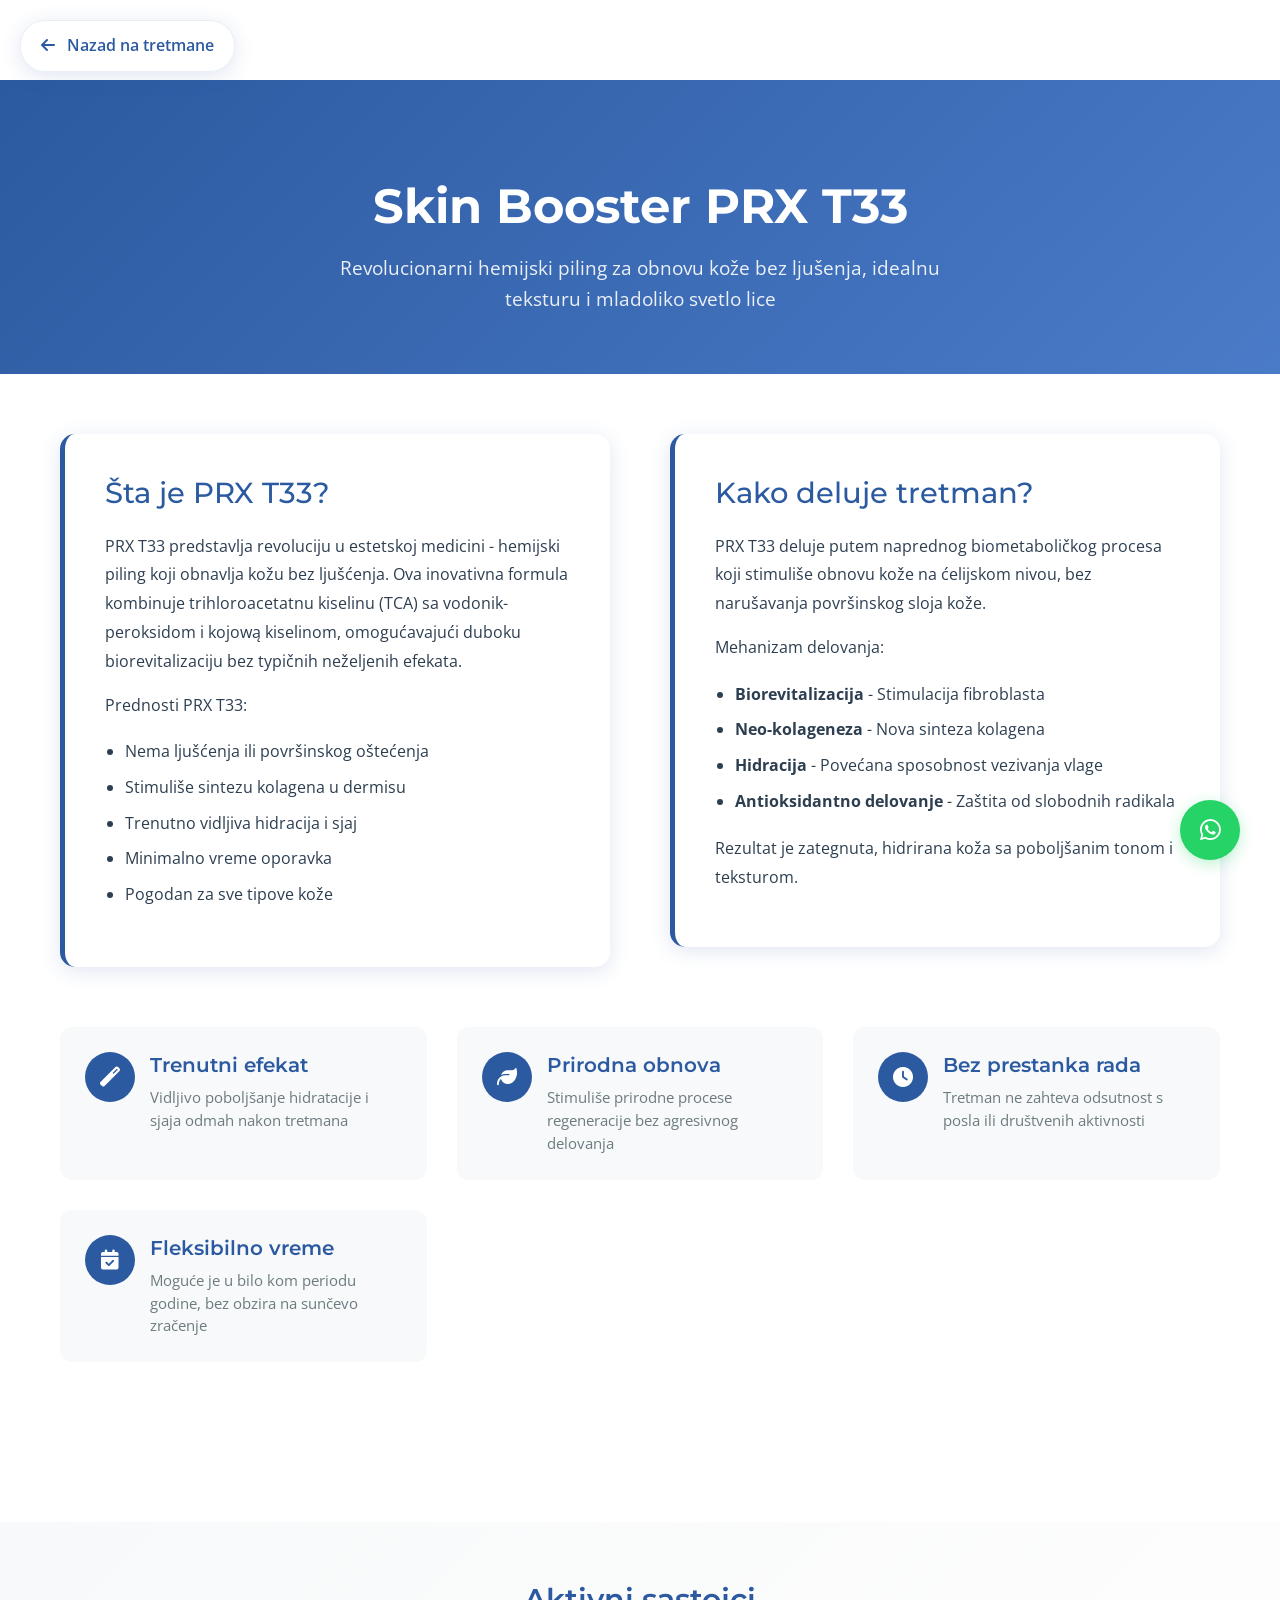
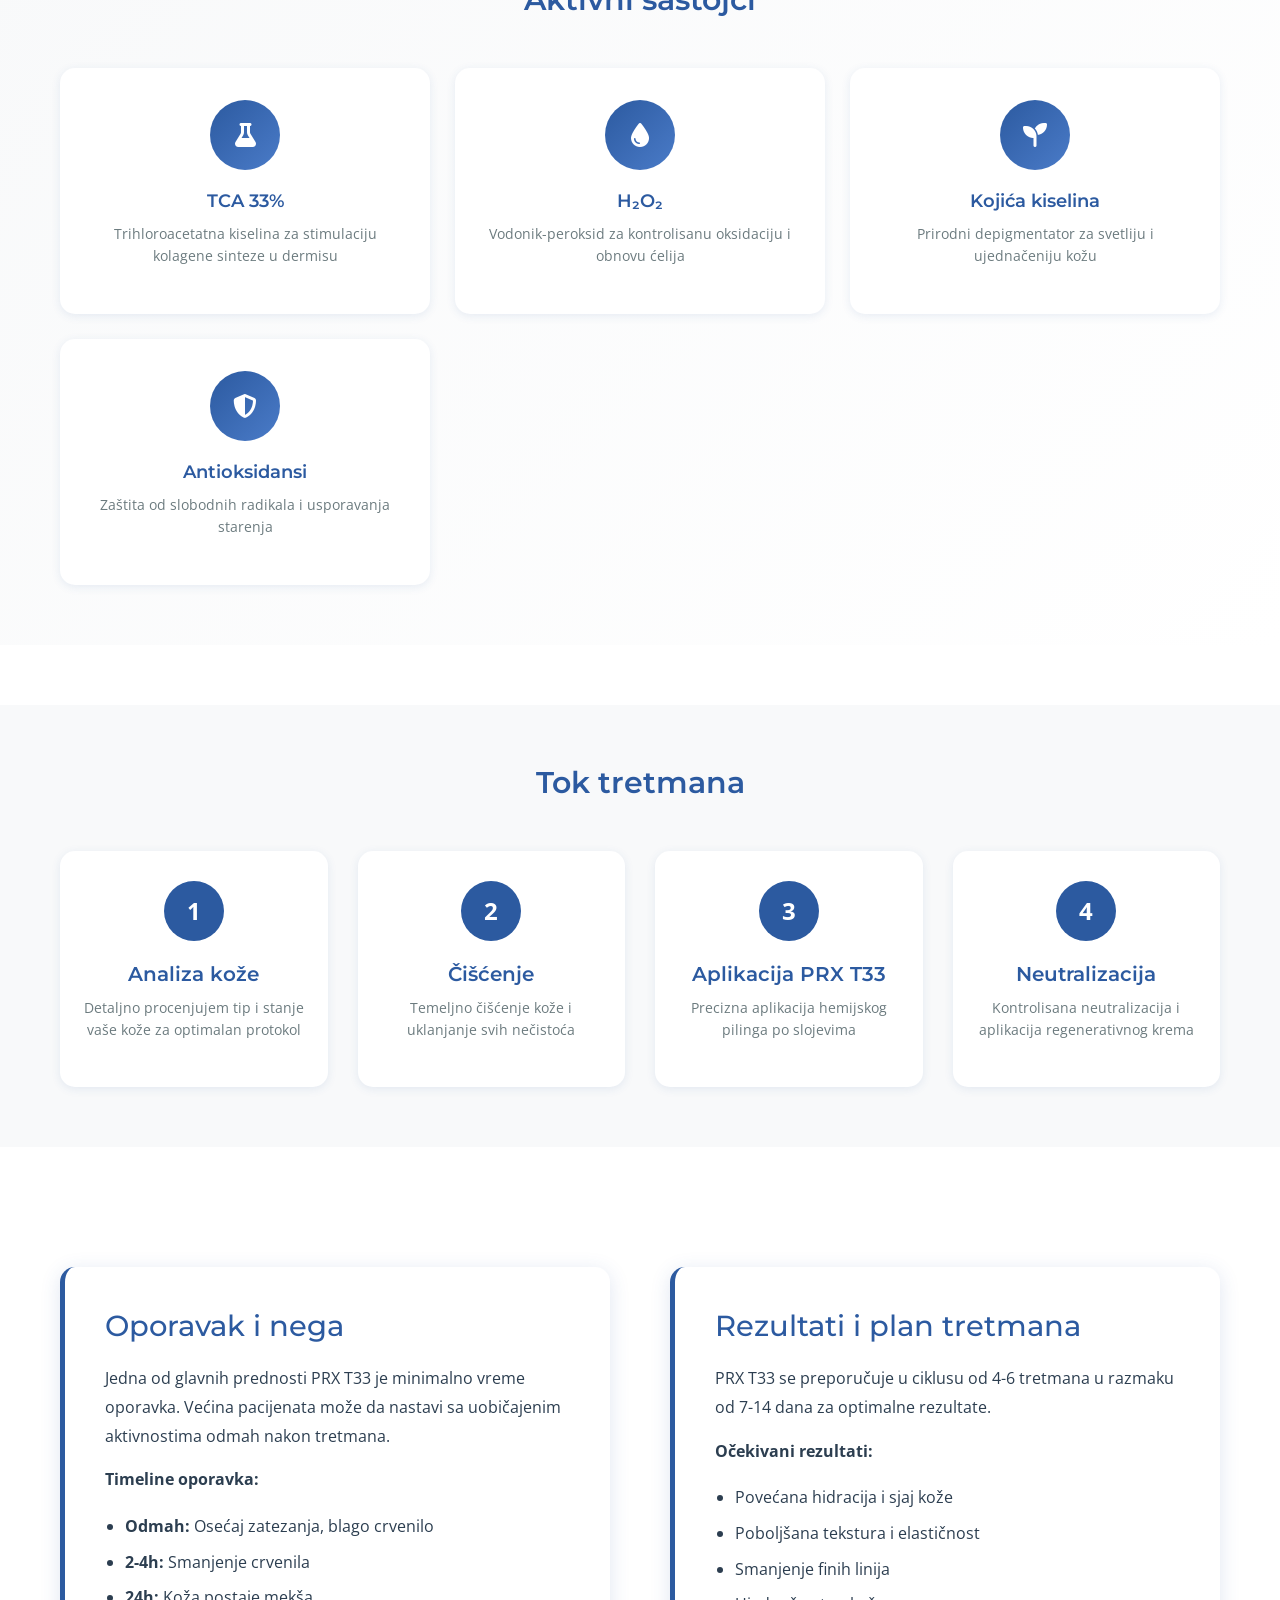
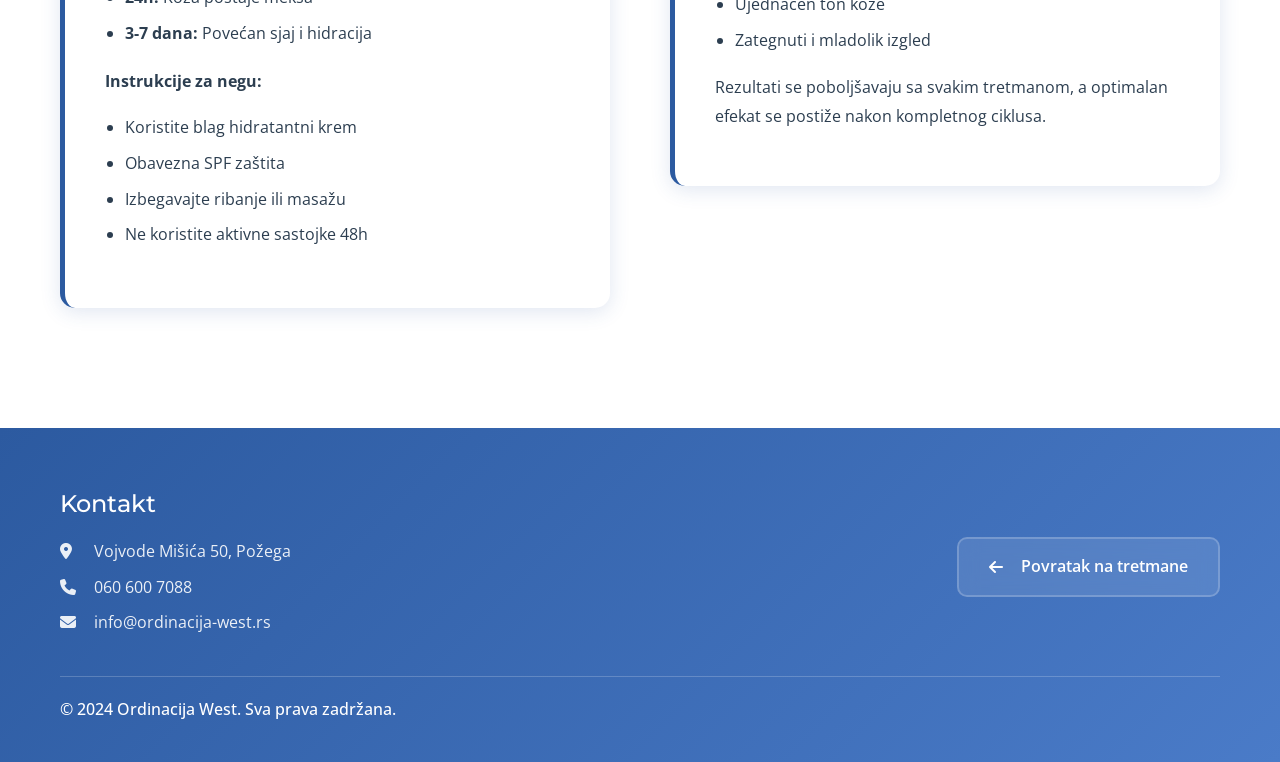
<file: prx-t33-tretman.html>
<!DOCTYPE html>
<html lang="sr" dir="ltr">
<head>
    <meta charset="UTF-8">
    <meta name="viewport" content="width=device-width, initial-scale=1.0">
    <meta name="description" content="Skin Booster PRX T33 | Ordinacija West Dr Tamara Vesović. Revolucionarni hemijski piling za obnovu kože bez ljušenja, idealnu teksturu i mladoliko svetlo lice.">
    <meta name="keywords" content="PRX T33 Požega, skin booster, hemijski piling, obnova kože, Dr Tamara Vesović, ordinacija west">
    <meta name="author" content="Dr Tamara Vesović - Ordinacija West">
    <meta name="robots" content="index, follow">
    <meta name="theme-color" content="#2c5aa0">
    
    <title>Skin Booster PRX T33 | Ordinacija West Požega</title>
    
    <!-- Favicon -->
    <link rel="icon" type="image/svg+xml" href="favicon.svg">
    <link rel="icon" type="image/svg+xml" href="favicon.svg">
    <link rel="icon" type="image/x-icon" href="favicon.ico">
    <link rel="apple-touch-icon" sizes="180x180" href="apple-touch-icon.png">
    
    <!-- Google Fonts -->
    <link rel="preconnect" href="https://fonts.googleapis.com">
    <link rel="preconnect" href="https://fonts.gstatic.com" crossorigin>
    <link href="https://fonts.googleapis.com/css2?family=Montserrat:wght@300;400;500;600;700&family=Open+Sans:wght@300;400;500;600;700&family=Dancing+Script:wght@600;700&display=swap" rel="stylesheet">
    
    <!-- Font Awesome -->
    <link rel="stylesheet" href="https://cdnjs.cloudflare.com/ajax/libs/font-awesome/6.4.0/css/all.min.css">
    
    <!-- Stylesheet -->
    <link rel="stylesheet" href="style.css">
    
    <style>
        :root {
            --primary-color: #2c5aa0;
            --secondary-color: #4a7bc8;
            --accent-color: #f8f9fa;
            --text-primary: #2c3e50;
            --text-secondary: #6c7b7f;
            --border-color: #e0e6ed;
            --shadow-light: 0 2px 10px rgba(44, 90, 160, 0.1);
            --shadow-medium: 0 4px 20px rgba(44, 90, 160, 0.15);
        }
        
        .treatment-container {
            max-width: 1200px;
            margin: 0 auto;
            padding: 0 20px;
        }
        
        .treatment-header {
            text-align: center;
            padding: 100px 0 60px;
            background: linear-gradient(135deg, var(--primary-color), var(--secondary-color));
            color: white;
            margin-top: 80px;
            position: relative;
        }
        
        .treatment-title {
            font-size: 3rem;
            font-weight: 700;
            margin-bottom: 20px;
            font-family: 'Montserrat', sans-serif;
            color: white;
        }
        
        .treatment-subtitle {
            font-size: 1.2rem;
            opacity: 0.9;
            max-width: 600px;
            margin: 0 auto;
            line-height: 1.6;
            color: white;
        }
        
        .content-section {
            padding: 60px 0;
        }
        
        .content-grid {
            display: grid;
            grid-template-columns: 1fr 1fr;
            gap: 60px;
            align-items: start;
            margin-bottom: 60px;
        }
        
        .content-card {
            background: white;
            padding: 40px;
            border-radius: 15px;
            box-shadow: var(--shadow-medium);
            border-left: 5px solid var(--primary-color);
        }
        
        .content-card h3 {
            color: var(--primary-color);
            font-size: 1.8rem;
            margin-bottom: 20px;
            font-family: 'Montserrat', sans-serif;
        }
        
        .content-card p {
            line-height: 1.8;
            margin-bottom: 15px;
            color: var(--text-primary);
        }
        
        .content-card ul {
            margin: 20px 0;
            padding-left: 20px;
        }
        
        .content-card li {
            margin-bottom: 10px;
            line-height: 1.6;
            color: var(--text-primary);
        }
        
        .benefits-grid {
            display: grid;
            grid-template-columns: repeat(auto-fit, minmax(300px, 1fr));
            gap: 30px;
            margin: 40px 0;
        }
        
        .benefit-item {
            display: flex;
            align-items: flex-start;
            gap: 15px;
            padding: 25px;
            background: var(--accent-color);
            border-radius: 12px;
            transition: transform 0.3s ease;
        }
        
        .benefit-item:hover {
            transform: translateY(-5px);
        }
        
        .benefit-icon {
            width: 50px;
            height: 50px;
            background: var(--primary-color);
            border-radius: 50%;
            display: flex;
            align-items: center;
            justify-content: center;
            color: white;
            font-size: 20px;
            flex-shrink: 0;
        }
        
        .benefit-content h4 {
            color: var(--primary-color);
            margin-bottom: 8px;
            font-weight: 600;
        }
        
        .benefit-content p {
            color: var(--text-secondary) !important;
            font-size: 0.95rem;
            line-height: 1.5;
            margin: 0;
        }
        
        .ingredients-section {
            background: linear-gradient(135deg, #f8f9fa, #ffffff);
            padding: 60px 0;
            margin: 60px 0;
        }
        
        .ingredients-grid {
            display: grid;
            grid-template-columns: repeat(auto-fit, minmax(280px, 1fr));
            gap: 25px;
        }
        
        .ingredient-item {
            text-align: center;
            padding: 30px 20px;
            background: white;
            border-radius: 15px;
            box-shadow: var(--shadow-light);
            border: 2px solid transparent;
            transition: all 0.3s ease;
        }
        
        .ingredient-item:hover {
            border-color: var(--primary-color);
            transform: translateY(-3px);
        }
        
        .ingredient-icon {
            width: 70px;
            height: 70px;
            background: linear-gradient(135deg, var(--primary-color), var(--secondary-color));
            color: white;
            border-radius: 50%;
            display: flex;
            align-items: center;
            justify-content: center;
            font-size: 24px;
            margin: 0 auto 20px;
        }
        
        .ingredient-title {
            color: var(--primary-color);
            font-weight: 600;
            margin-bottom: 10px;
            font-size: 1.1rem;
        }
        
        .ingredient-description {
            color: var(--text-secondary);
            font-size: 0.9rem;
            line-height: 1.5;
        }
        
        .process-timeline {
            background: var(--accent-color);
            padding: 60px 0;
            margin: 60px 0;
        }
        
        .process-steps {
            display: grid;
            grid-template-columns: repeat(auto-fit, minmax(250px, 1fr));
            gap: 30px;
        }
        
        .process-step {
            text-align: center;
            padding: 30px 20px;
            background: white;
            border-radius: 15px;
            box-shadow: var(--shadow-light);
        }
        
        .step-number {
            width: 60px;
            height: 60px;
            background: var(--primary-color);
            color: white;
            border-radius: 50%;
            display: flex;
            align-items: center;
            justify-content: center;
            font-size: 1.5rem;
            font-weight: bold;
            margin: 0 auto 20px;
        }
        
        .step-title {
            color: var(--primary-color);
            font-weight: 600;
            margin-bottom: 10px;
        }
        
        .step-description {
            color: var(--text-secondary);
            font-size: 0.9rem;
            line-height: 1.5;
        }
        
        .treatment-footer {
            background: linear-gradient(135deg, var(--primary-color), var(--secondary-color));
            color: white;
            padding: 60px 0 40px;
        }
        
        .footer-content {
            display: grid;
            grid-template-columns: 1fr auto;
            gap: 40px;
            align-items: center;
            margin-bottom: 30px;
        }
        
        .footer-contact h4 {
            margin-bottom: 20px;
            font-size: 1.5rem;
            color: white !important;
        }
        
        .footer-contact p {
            margin-bottom: 10px;
            opacity: 0.9;
            color: white !important;
        }
        
        .footer-contact i {
            margin-right: 10px;
            width: 20px;            color: white;        }
        
        .footer-back-btn {
            display: inline-flex;
            align-items: center;
            gap: 10px;
            padding: 15px 30px;
            background: rgba(255, 255, 255, 0.1);
            color: white;
            text-decoration: none;
            border-radius: 10px;
            font-weight: 600;
            transition: all 0.3s ease;
            border: 2px solid rgba(255, 255, 255, 0.2);
            backdrop-filter: blur(10px);
        }
        
        .footer-back-btn:hover {
            background: rgba(255, 255, 255, 0.2);
            transform: translateY(-2px);
            color: white;
        }
        
        .footer-back-btn i {
            margin-right: 8px;
        }
        
        .footer-bottom {
            border-top: 1px solid rgba(255, 255, 255, 0.2);
            padding-top: 20px;
            text-align: center;
            color: white;
            font-weight: 500;
        }
        
        .footer-bottom p {
            color: white;
            margin: 0;
        }
        
        .back-btn {
            position: fixed;
            top: 20px;
            left: 20px;
            z-index: 1000;
            background: rgba(255, 255, 255, 0.95);
            color: var(--primary-color);
            padding: 12px 20px;
            border-radius: 25px;
            text-decoration: none;
            font-weight: 600;
            box-shadow: var(--shadow-medium);
            backdrop-filter: blur(10px);
            transition: all 0.3s ease;
            border: 1px solid rgba(44, 90, 160, 0.1);
        }
        
        .back-btn:hover {
            background: var(--primary-color);
            color: white;
            transform: translateY(-2px);
        }
        
        .back-btn i {
            margin-right: 8px;
        }
        
        .whatsapp-float {
            position: fixed;
            width: 60px;
            height: 60px;
            bottom: 40px;
            right: 40px;
            background-color: #25d366;
            color: white;
            border-radius: 50px;
            text-align: center;
            font-size: 24px;
            display: flex;
            align-items: center;
            justify-content: center;
            z-index: 1000;
            cursor: pointer;
            text-decoration: none;
            transition: all 0.3s ease;
            box-shadow: 0 4px 15px rgba(37, 211, 102, 0.3);
        }
        
        .whatsapp-float:hover {
            background-color: #22c55e;
            transform: scale(1.1);
            color: white;
        }
        
        .whatsapp-float span {
            position: absolute;
            right: 70px;
            background: #333;
            color: white;
            padding: 8px 12px;
            border-radius: 8px;
            font-size: 14px;
            white-space: nowrap;
            opacity: 0;
            visibility: hidden;
            transition: all 0.3s ease;
            font-weight: 500;
        }
        
        .whatsapp-float:hover span {
            opacity: 1;
            visibility: visible;
            right: 75px;
        }
        
        @media (max-width: 768px) {
            .content-grid {
                grid-template-columns: 1fr;
                gap: 30px;
            }
            
            .ingredients-grid {
                grid-template-columns: 1fr;
            }
            
            .process-steps {
                grid-template-columns: 1fr;
            }
            
            .footer-content {
                grid-template-columns: 1fr;
                text-align: center;
                gap: 20px;
            }
            
            .treatment-title {
                font-size: 2.5rem;
            }
            
            .whatsapp-float {
                width: 50px;
                height: 50px;
                font-size: 20px;
            }
            
            .whatsapp-float span {
                display: none;
            }
        }
    </style>
</head>
<body>
    <!-- Back Button -->
    <a href="index.html#tretmani" class="back-btn">
        <i class="fas fa-arrow-left"></i>
        Nazad na tretmane
    </a>

    <!-- Treatment Header -->
    <div class="treatment-header">
        <div class="treatment-container">
            <h1 class="treatment-title">Skin Booster PRX T33</h1>
            <p class="treatment-subtitle">
                Revolucionarni hemijski piling za obnovu kože bez ljušenja, idealnu teksturu i mladoliko svetlo lice
            </p>
        </div>
    </div>

    <!-- Main Content -->
    <div class="content-section">
        <div class="treatment-container">
            <div class="content-grid">
                <div class="content-card">
                    <h3>Šta je PRX T33?</h3>
                    <p>PRX T33 predstavlja revoluciju u estetskoj medicini - hemijski piling koji obnavlja kožu bez ljušćenja. Ova inovativna formula kombinuje trihloroacetatnu kiselinu (TCA) sa vodonik-peroksidom i kojową kiselinom, omogućavajući duboku biorevitalizaciju bez typičnih neželjenih efekata.</p>
                    
                    <p>Prednosti PRX T33:</p>
                    <ul>
                        <li>Nema ljušćenja ili površinskog oštećenja</li>
                        <li>Stimuliše sintezu kolagena u dermisu</li>
                        <li>Trenutno vidljiva hidracija i sjaj</li>
                        <li>Minimalno vreme oporavka</li>
                        <li>Pogodan za sve tipove kože</li>
                    </ul>
                </div>
                
                <div class="content-card">
                    <h3>Kako deluje tretman?</h3>
                    <p>PRX T33 deluje putem naprednog biometaboličkog procesa koji stimuliše obnovu kože na ćelijskom nivou, bez narušavanja površinskog sloja kože.</p>
                    
                    <p>Mehanizam delovanja:</p>
                    <ul>
                        <li><strong>Biorevitalizacija</strong> - Stimulacija fibroblasta</li>
                        <li><strong>Neo-kolageneza</strong> - Nova sinteza kolagena</li>
                        <li><strong>Hidracija</strong> - Povećana sposobnost vezivanja vlage</li>
                        <li><strong>Antioksidantno delovanje</strong> - Zaštita od slobodnih radikala</li>
                    </ul>
                    
                    <p>Rezultat je zategnuta, hidrirana koža sa poboljšanim tonom i teksturom.</p>
                </div>
            </div>

            <!-- Benefits Section -->
            <div class="benefits-grid">
                <div class="benefit-item">
                    <div class="benefit-icon">
                        <i class="fas fa-magic"></i>
                    </div>
                    <div class="benefit-content">
                        <h4>Trenutni efekat</h4>
                        <p>Vidljivo poboljšanje hidratacije i sjaja odmah nakon tretmana</p>
                    </div>
                </div>
                
                <div class="benefit-item">
                    <div class="benefit-icon">
                        <i class="fas fa-leaf"></i>
                    </div>
                    <div class="benefit-content">
                        <h4>Prirodna obnova</h4>
                        <p>Stimuliše prirodne procese regeneracije bez agresivnog delovanja</p>
                    </div>
                </div>
                
                <div class="benefit-item">
                    <div class="benefit-icon">
                        <i class="fas fa-clock"></i>
                    </div>
                    <div class="benefit-content">
                        <h4>Bez prestanka rada</h4>
                        <p>Tretman ne zahteva odsutnost s posla ili društvenih aktivnosti</p>
                    </div>
                </div>
                
                <div class="benefit-item">
                    <div class="benefit-icon">
                        <i class="fas fa-calendar-check"></i>
                    </div>
                    <div class="benefit-content">
                        <h4>Fleksibilno vreme</h4>
                        <p>Moguće je u bilo kom periodu godine, bez obzira na sunčevo zračenje</p>
                    </div>
                </div>
            </div>
        </div>
    </div>

    <!-- Ingredients Section -->
    <div class="ingredients-section">
        <div class="treatment-container">
            <h2 style="text-align: center; color: var(--primary-color); margin-bottom: 50px; font-family: 'Montserrat', sans-serif;">Aktivni sastojci</h2>
            <div class="ingredients-grid">
                <div class="ingredient-item">
                    <div class="ingredient-icon">
                        <i class="fas fa-flask"></i>
                    </div>
                    <h4 class="ingredient-title">TCA 33%</h4>
                    <p class="ingredient-description">Trihloroacetatna kiselina za stimulaciju kolagene sinteze u dermisu</p>
                </div>
                
                <div class="ingredient-item">
                    <div class="ingredient-icon">
                        <i class="fas fa-tint"></i>
                    </div>
                    <h4 class="ingredient-title">H₂O₂</h4>
                    <p class="ingredient-description">Vodonik-peroksid za kontrolisanu oksidaciju i obnovu ćelija</p>
                </div>
                
                <div class="ingredient-item">
                    <div class="ingredient-icon">
                        <i class="fas fa-seedling"></i>
                    </div>
                    <h4 class="ingredient-title">Kojića kiselina</h4>
                    <p class="ingredient-description">Prirodni depigmentator za svetliju i ujednačeniju kožu</p>
                </div>
                
                <div class="ingredient-item">
                    <div class="ingredient-icon">
                        <i class="fas fa-shield-alt"></i>
                    </div>
                    <h4 class="ingredient-title">Antioksidansi</h4>
                    <p class="ingredient-description">Zaštita od slobodnih radikala i usporavanja starenja</p>
                </div>
            </div>
        </div>
    </div>

    <!-- Process Timeline -->
    <div class="process-timeline">
        <div class="treatment-container">
            <h2 style="text-align: center; color: var(--primary-color); margin-bottom: 50px; font-family: 'Montserrat', sans-serif;">Tok tretmana</h2>
            <div class="process-steps">
                <div class="process-step">
                    <div class="step-number">1</div>
                    <h4 class="step-title">Analiza kože</h4>
                    <p class="step-description">Detaljno procenjujem tip i stanje vaše kože za optimalan protokol</p>
                </div>
                
                <div class="process-step">
                    <div class="step-number">2</div>
                    <h4 class="step-title">Čišćenje</h4>
                    <p class="step-description">Temeljno čišćenje kože i uklanjanje svih nečistoća</p>
                </div>
                
                <div class="process-step">
                    <div class="step-number">3</div>
                    <h4 class="step-title">Aplikacija PRX T33</h4>
                    <p class="step-description">Precizna aplikacija hemijskog pilinga po slojevima</p>
                </div>
                
                <div class="process-step">
                    <div class="step-number">4</div>
                    <h4 class="step-title">Neutralizacija</h4>
                    <p class="step-description">Kontrolisana neutralizacija i aplikacija regenerativnog krema</p>
                </div>
            </div>
        </div>
    </div>

    <!-- Additional Content -->
    <div class="content-section">
        <div class="treatment-container">
            <div class="content-grid">
                <div class="content-card">
                    <h3>Oporavak i nega</h3>
                    <p>Jedna od glavnih prednosti PRX T33 je minimalno vreme oporavka. Većina pacijenata može da nastavi sa uobičajenim aktivnostima odmah nakon tretmana.</p>
                    
                    <p><strong>Timeline oporavka:</strong></p>
                    <ul>
                        <li><strong>Odmah:</strong> Osećaj zatezanja, blago crvenilo</li>
                        <li><strong>2-4h:</strong> Smanjenje crvenila</li>
                        <li><strong>24h:</strong> Koža postaje mekša</li>
                        <li><strong>3-7 dana:</strong> Povećan sjaj i hidracija</li>
                    </ul>
                    
                    <p><strong>Instrukcije za negu:</strong></p>
                    <ul>
                        <li>Koristite blag hidratantni krem</li>
                        <li>Obavezna SPF zaštita</li>
                        <li>Izbegavajte ribanje ili masažu</li>
                        <li>Ne koristite aktivne sastojke 48h</li>
                    </ul>
                </div>
                
                <div class="content-card">
                    <h3>Rezultati i plan tretmana</h3>
                    <p>PRX T33 se preporučuje u ciklusu od 4-6 tretmana u razmaku od 7-14 dana za optimalne rezultate.</p>
                    
                    <p><strong>Očekivani rezultati:</strong></p>
                    <ul>
                        <li>Povećana hidracija i sjaj kože</li>
                        <li>Poboljšana tekstura i elastičnost</li>
                        <li>Smanjenje finih linija</li>
                        <li>Ujednačen ton kože</li>
                        <li>Zategnuti i mladolik izgled</li>
                    </ul>
                    
                    <p>Rezultati se poboljšavaju sa svakim tretmanom, a optimalan efekat se postiže nakon kompletnog ciklusa.</p>
                </div>
            </div>
        </div>
    </div>

    <!-- Footer -->
    <footer class="treatment-footer">
        <div class="treatment-container">
            <div class="footer-content">
                <div class="footer-contact">
                    <h4>Kontakt</h4>
                    <p><i class="fas fa-map-marker-alt"></i> Vojvode Mišića 50, Požega</p>
                    <p><i class="fas fa-phone"></i> 060 600 7088</p>
                    <p><i class="fas fa-envelope"></i> info@ordinacija-west.rs</p>
                </div>
                <div class="footer-back">
                    <a href="index.html#tretmani" class="footer-back-btn">
                        <i class="fas fa-arrow-left"></i>
                        Povratak na tretmane
                    </a>
                </div>
            </div>
            <div class="footer-bottom">
                <p>&copy; 2024 Ordinacija West. Sva prava zadržana.</p>
            </div>
        </div>
    </footer>

    <!-- WhatsApp Button -->
    <a href="https://wa.me/381606007088?text=Dobar%20dan%21%20Interesuje%20me%20PRX%20T33%20tretman.%20Možete%20li%20mi%20reći%20više%20informacija%3F" 
       target="_blank" class="whatsapp-float">
        <i class="fab fa-whatsapp"></i>
        <span>Zakaži PRX T33 tretman</span>
    </a>

    <script>
        // Smooth scroll for back button
        document.querySelector('.back-btn').addEventListener('click', function(e) {
            e.preventDefault();
            window.location.href = this.href;
        });
    </script>
</body>
</html>
</file>
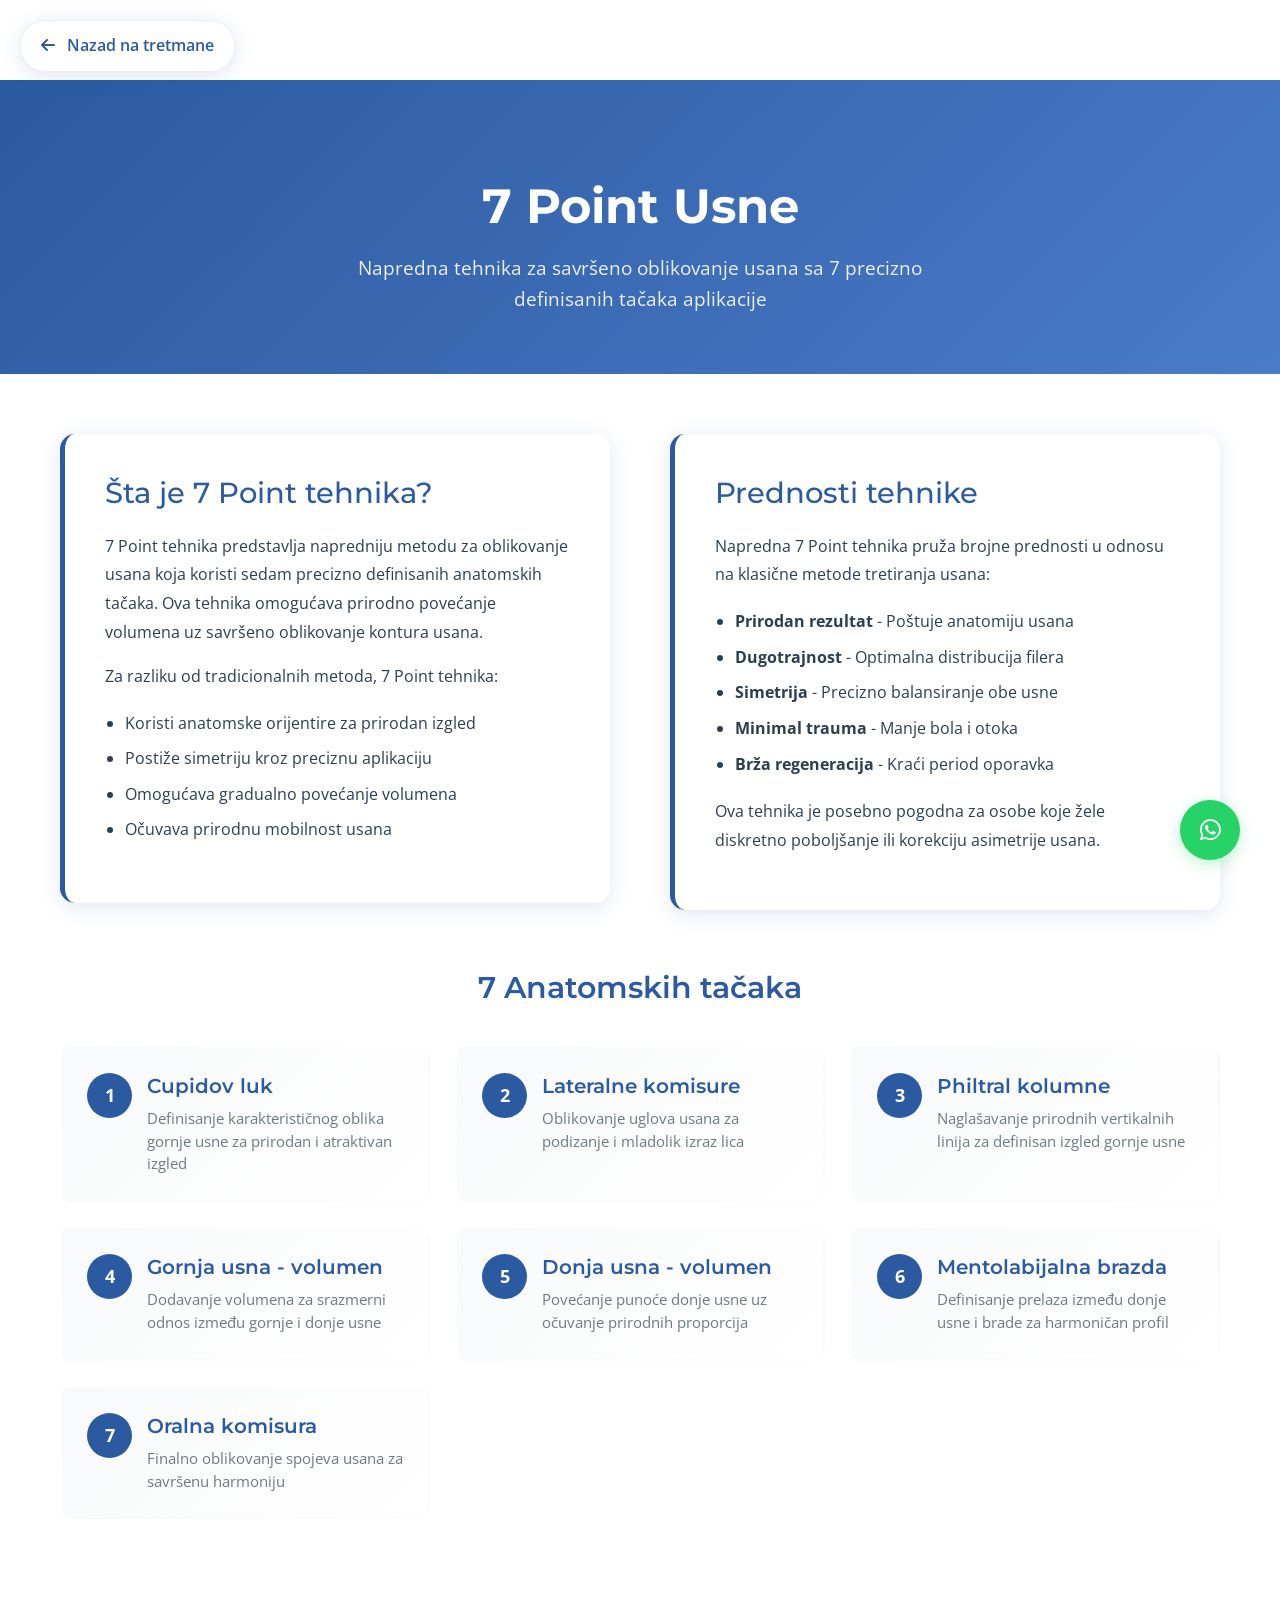
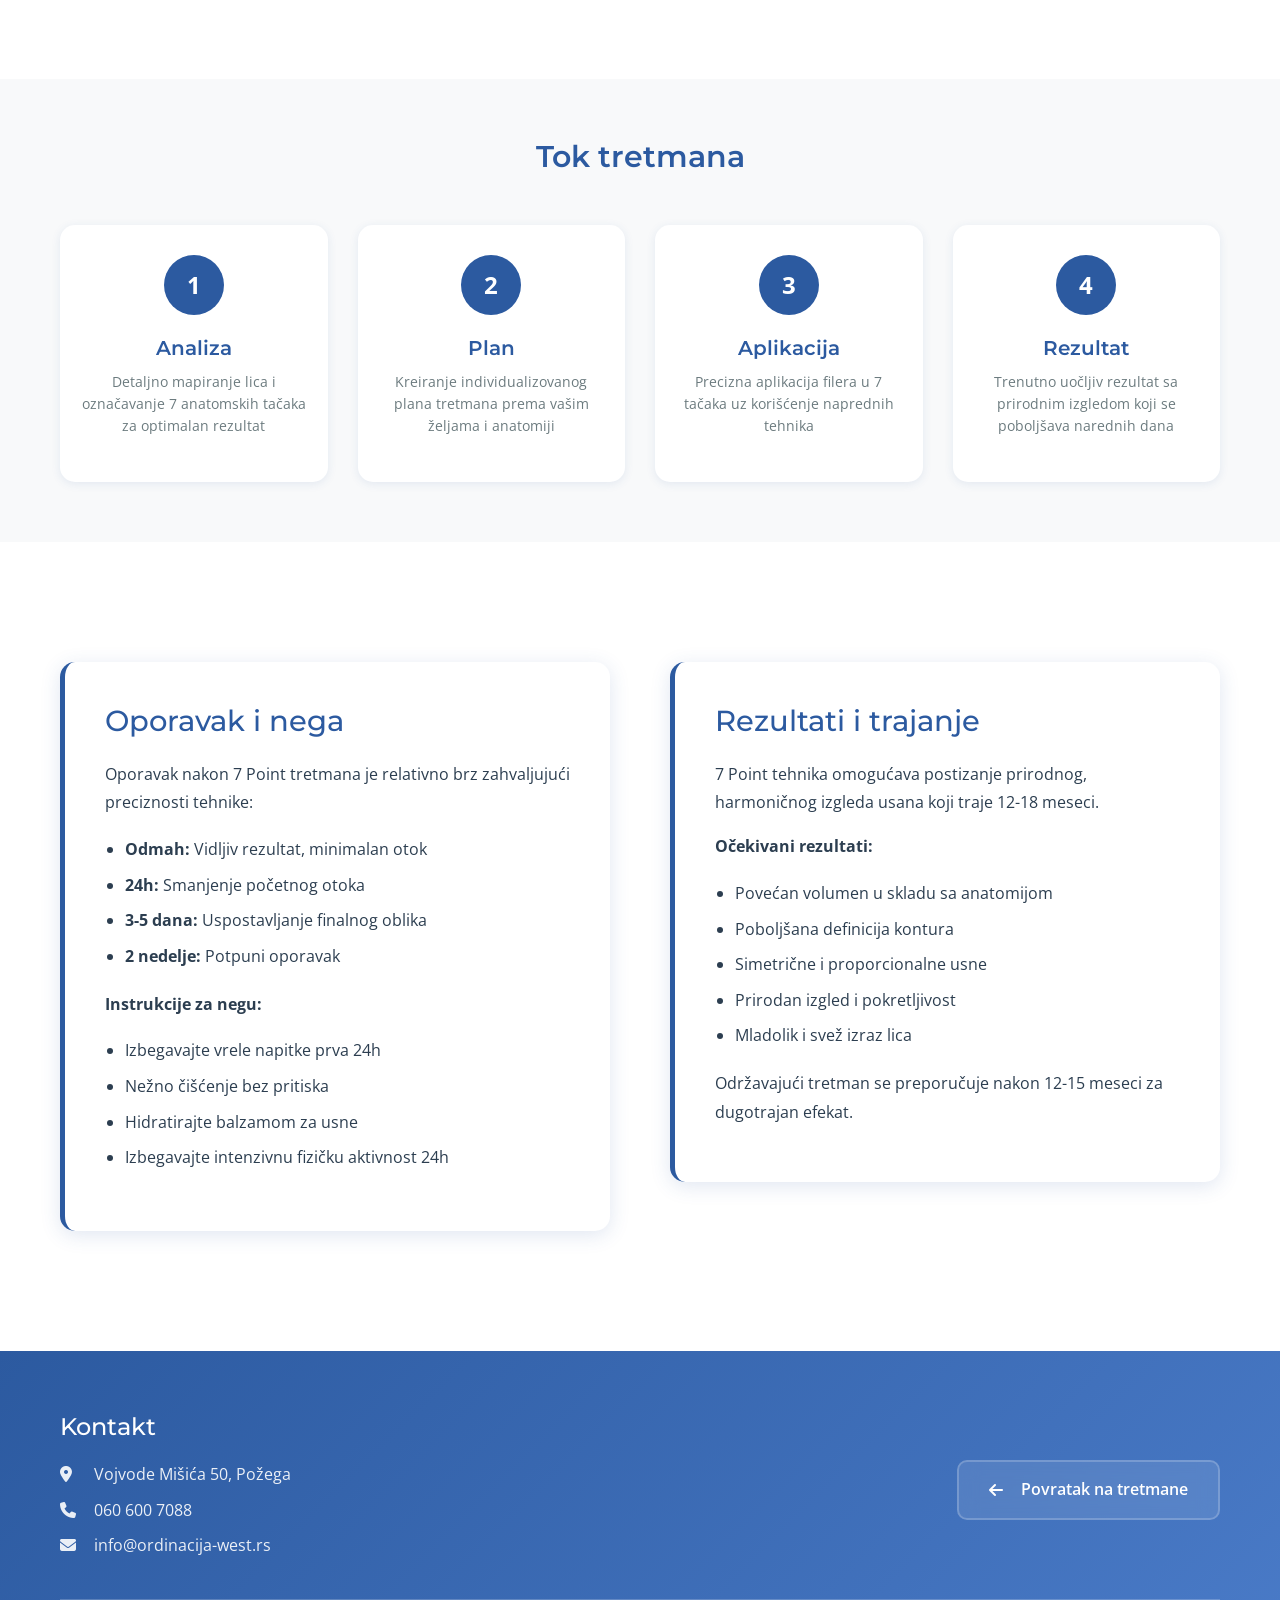
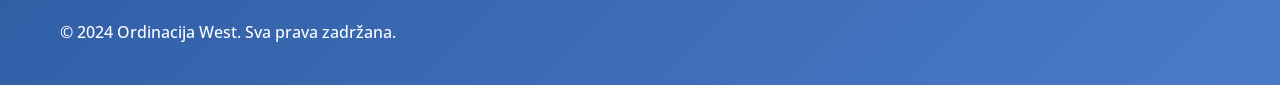
<file: usne-7point-tretman.html>
<!DOCTYPE html>
<html lang="sr" dir="ltr">
<head>
    <meta charset="UTF-8">
    <meta name="viewport" content="width=device-width, initial-scale=1.0">
    <meta name="description" content="7 Point Usne | Ordinacija West Dr Tamara Vesović. Napredna tehnika za savršeno oblikovanje usana sa 7 precizno definisanih tačaka aplikacije.">
    <meta name="keywords" content="7 point usne Požega, oblikovanje usana, hijaluronski fileri, uvećanje usana, Dr Tamara Vesović, ordinacija west">
    <meta name="author" content="Dr Tamara Vesović - Ordinacija West">
    <meta name="robots" content="index, follow">
    <meta name="theme-color" content="#2c5aa0">
    
    <title>7 Point Usne | Ordinacija West Požega</title>
    
    <!-- Favicon -->
    <link rel="icon" type="image/svg+xml" href="favicon.svg">
    <link rel="icon" type="image/svg+xml" href="favicon.svg">
    <link rel="icon" type="image/x-icon" href="favicon.ico">
    <link rel="apple-touch-icon" sizes="180x180" href="apple-touch-icon.png">
    
    <!-- Google Fonts -->
    <link rel="preconnect" href="https://fonts.googleapis.com">
    <link rel="preconnect" href="https://fonts.gstatic.com" crossorigin>
    <link href="https://fonts.googleapis.com/css2?family=Montserrat:wght@300;400;500;600;700&family=Open+Sans:wght@300;400;500;600;700&family=Dancing+Script:wght@600;700&display=swap" rel="stylesheet">
    
    <!-- Font Awesome -->
    <link rel="stylesheet" href="https://cdnjs.cloudflare.com/ajax/libs/font-awesome/6.4.0/css/all.min.css">
    
    <!-- Stylesheet -->
    <link rel="stylesheet" href="style.css">
    
    <style>
        :root {
            --primary-color: #2c5aa0;
            --secondary-color: #4a7bc8;
            --accent-color: #f8f9fa;
            --text-primary: #2c3e50;
            --text-secondary: #6c7b7f;
            --border-color: #e0e6ed;
            --shadow-light: 0 2px 10px rgba(44, 90, 160, 0.1);
            --shadow-medium: 0 4px 20px rgba(44, 90, 160, 0.15);
        }
        
        .treatment-container {
            max-width: 1200px;
            margin: 0 auto;
            padding: 0 20px;
        }
        
        .treatment-header {
            text-align: center;
            padding: 100px 0 60px;
            background: linear-gradient(135deg, var(--primary-color), var(--secondary-color));
            color: white;
            margin-top: 80px;
            position: relative;
        }
        
        .treatment-title {
            font-size: 3rem;
            font-weight: 700;
            margin-bottom: 20px;
            font-family: 'Montserrat', sans-serif;
            color: white;
        }
        
        .treatment-subtitle {
            font-size: 1.2rem;
            opacity: 0.9;
            max-width: 600px;
            margin: 0 auto;
            line-height: 1.6;
            color: white;
        }
        
        .content-section {
            padding: 60px 0;
        }
        
        .content-grid {
            display: grid;
            grid-template-columns: 1fr 1fr;
            gap: 60px;
            align-items: start;
            margin-bottom: 60px;
        }
        
        .content-card {
            background: white;
            padding: 40px;
            border-radius: 15px;
            box-shadow: var(--shadow-medium);
            border-left: 5px solid var(--primary-color);
        }
        
        .content-card h3 {
            color: var(--primary-color);
            font-size: 1.8rem;
            margin-bottom: 20px;
            font-family: 'Montserrat', sans-serif;
        }
        
        .content-card p {
            line-height: 1.8;
            margin-bottom: 15px;
            color: var(--text-primary);
        }
        
        .content-card ul {
            margin: 20px 0;
            padding-left: 20px;
        }
        
        .content-card li {
            margin-bottom: 10px;
            line-height: 1.6;
            color: var(--text-primary);
        }
        
        .points-grid {
            display: grid;
            grid-template-columns: repeat(auto-fit, minmax(280px, 1fr));
            gap: 25px;
            margin: 40px 0;
        }
        
        .point-item {
            display: flex;
            align-items: flex-start;
            gap: 15px;
            padding: 25px;
            background: linear-gradient(135deg, var(--accent-color), white);
            border-radius: 12px;
            transition: all 0.3s ease;
            border: 2px solid transparent;
        }
        
        .point-item:hover {
            transform: translateY(-5px);
            border-color: var(--primary-color);
        }
        
        .point-number {
            width: 45px;
            height: 45px;
            background: var(--primary-color);
            border-radius: 50%;
            display: flex;
            align-items: center;
            justify-content: center;
            color: white;
            font-size: 18px;
            font-weight: bold;
            flex-shrink: 0;
        }
        
        .point-content h4 {
            color: var(--primary-color);
            margin-bottom: 8px;
            font-weight: 600;
        }
        
        .point-content p {
            color: var(--text-secondary);
            font-size: 0.95rem;
            line-height: 1.5;
            margin: 0;
        }
        
        .process-timeline {
            background: var(--accent-color);
            padding: 60px 0;
            margin: 60px 0;
        }
        
        .process-steps {
            display: grid;
            grid-template-columns: repeat(auto-fit, minmax(250px, 1fr));
            gap: 30px;
        }
        
        .process-step {
            text-align: center;
            padding: 30px 20px;
            background: white;
            border-radius: 15px;
            box-shadow: var(--shadow-light);
        }
        
        .step-number {
            width: 60px;
            height: 60px;
            background: var(--primary-color);
            color: white;
            border-radius: 50%;
            display: flex;
            align-items: center;
            justify-content: center;
            font-size: 1.5rem;
            font-weight: bold;
            margin: 0 auto 20px;
        }
        
        .step-title {
            color: var(--primary-color);
            font-weight: 600;
            margin-bottom: 10px;
        }
        
        .step-description {
            color: var(--text-secondary);
            font-size: 0.9rem;
            line-height: 1.5;
        }
        
        .treatment-footer {
            background: linear-gradient(135deg, var(--primary-color), var(--secondary-color));
            color: white;
            padding: 60px 0 40px;
        }
        
        .footer-content {
            display: grid;
            grid-template-columns: 1fr auto;
            gap: 40px;
            align-items: center;
            margin-bottom: 30px;
        }
        
        .footer-contact h4 {
            margin-bottom: 20px;
            font-size: 1.5rem;
            color: white !important;
        }
        
        .footer-contact p {
            margin-bottom: 10px;
            opacity: 0.9;
            color: white !important;
        }
        
        .footer-contact i {
            margin-right: 10px;
            width: 20px;            color: white;        }
        
        .footer-back-btn {
            display: inline-flex;
            align-items: center;
            gap: 10px;
            padding: 15px 30px;
            background: rgba(255, 255, 255, 0.1);
            color: white;
            text-decoration: none;
            border-radius: 10px;
            font-weight: 600;
            transition: all 0.3s ease;
            border: 2px solid rgba(255, 255, 255, 0.2);
            backdrop-filter: blur(10px);
        }
        
        .footer-back-btn:hover {
            background: rgba(255, 255, 255, 0.2);
            transform: translateY(-2px);
            color: white;
        }
        
        .footer-back-btn i {
            margin-right: 8px;
        }
        
        .footer-bottom {
            border-top: 1px solid rgba(255, 255, 255, 0.2);
            padding-top: 20px;
            text-align: center;
            color: white;
            font-weight: 500;
        }
        
        .footer-bottom p {
            color: white;
            margin: 0;
        }
        
        .back-btn {
            position: fixed;
            top: 20px;
            left: 20px;
            z-index: 1000;
            background: rgba(255, 255, 255, 0.95);
            color: var(--primary-color);
            padding: 12px 20px;
            border-radius: 25px;
            text-decoration: none;
            font-weight: 600;
            box-shadow: var(--shadow-medium);
            backdrop-filter: blur(10px);
            transition: all 0.3s ease;
            border: 1px solid rgba(44, 90, 160, 0.1);
        }
        
        .back-btn:hover {
            background: var(--primary-color);
            color: white;
            transform: translateY(-2px);
        }
        
        .back-btn i {
            margin-right: 8px;
        }
        
        .whatsapp-float {
            position: fixed;
            width: 60px;
            height: 60px;
            bottom: 40px;
            right: 40px;
            background-color: #25d366;
            color: white;
            border-radius: 50px;
            text-align: center;
            font-size: 24px;
            display: flex;
            align-items: center;
            justify-content: center;
            z-index: 1000;
            cursor: pointer;
            text-decoration: none;
            transition: all 0.3s ease;
            box-shadow: 0 4px 15px rgba(37, 211, 102, 0.3);
        }
        
        .whatsapp-float:hover {
            background-color: #22c55e;
            transform: scale(1.1);
            color: white;
        }
        
        .whatsapp-float span {
            position: absolute;
            right: 70px;
            background: #333;
            color: white;
            padding: 8px 12px;
            border-radius: 8px;
            font-size: 14px;
            white-space: nowrap;
            opacity: 0;
            visibility: hidden;
            transition: all 0.3s ease;
            font-weight: 500;
        }
        
        .whatsapp-float:hover span {
            opacity: 1;
            visibility: visible;
            right: 75px;
        }
        
        @media (max-width: 768px) {
            .content-grid {
                grid-template-columns: 1fr;
                gap: 30px;
            }
            
            .points-grid {
                grid-template-columns: 1fr;
            }
            
            .process-steps {
                grid-template-columns: 1fr;
            }
            
            .footer-content {
                grid-template-columns: 1fr;
                text-align: center;
                gap: 20px;
            }
            
            .treatment-title {
                font-size: 2.5rem;
            }
            
            .whatsapp-float {
                width: 50px;
                height: 50px;
                font-size: 20px;
            }
            
            .whatsapp-float span {
                display: none;
            }
        }
    </style>
</head>
<body>
    <!-- Back Button -->
    <a href="index.html#tretmani" class="back-btn">
        <i class="fas fa-arrow-left"></i>
        Nazad na tretmane
    </a>

    <!-- Treatment Header -->
    <div class="treatment-header">
        <div class="treatment-container">
            <h1 class="treatment-title">7 Point Usne</h1>
            <p class="treatment-subtitle">
                Napredna tehnika za savršeno oblikovanje usana sa 7 precizno definisanih tačaka aplikacije
            </p>
        </div>
    </div>

    <!-- Main Content -->
    <div class="content-section">
        <div class="treatment-container">
            <div class="content-grid">
                <div class="content-card">
                    <h3>Šta je 7 Point tehnika?</h3>
                    <p>7 Point tehnika predstavlja napredniju metodu za oblikovanje usana koja koristi sedam precizno definisanih anatomskih tačaka. Ova tehnika omogućava prirodno povećanje volumena uz savršeno oblikovanje kontura usana.</p>
                    
                    <p>Za razliku od tradicionalnih metoda, 7 Point tehnika:</p>
                    <ul>
                        <li>Koristi anatomske orijentire za prirodan izgled</li>
                        <li>Postiže simetriju kroz preciznu aplikaciju</li>
                        <li>Omogućava gradualno povećanje volumena</li>
                        <li>Očuvava prirodnu mobilnost usana</li>
                    </ul>
                </div>
                
                <div class="content-card">
                    <h3>Prednosti tehnike</h3>
                    <p>Napredna 7 Point tehnika pruža brojne prednosti u odnosu na klasične metode tretiranja usana:</p>
                    
                    <ul>
                        <li><strong>Prirodan rezultat</strong> - Poštuje anatomiju usana</li>
                        <li><strong>Dugotrajnost</strong> - Optimalna distribucija filera</li>
                        <li><strong>Simetrija</strong> - Precizno balansiranje obe usne</li>
                        <li><strong>Minimal trauma</strong> - Manje bola i otoka</li>
                        <li><strong>Brža regeneracija</strong> - Kraći period oporavka</li>
                    </ul>
                    
                    <p>Ova tehnika je posebno pogodna za osobe koje žele diskretno poboljšanje ili korekciju asimetrije usana.</p>
                </div>
            </div>

            <!-- 7 Points Explanation -->
            <h2 style="text-align: center; color: var(--primary-color); margin: 60px 0 40px; font-family: 'Montserrat', sans-serif;">7 Anatomskih tačaka</h2>
            <div class="points-grid">
                <div class="point-item">
                    <div class="point-number">1</div>
                    <div class="point-content">
                        <h4>Cupidov luk</h4>
                        <p>Definisanje karakterističnog oblika gornje usne za prirodan i atraktivan izgled</p>
                    </div>
                </div>
                
                <div class="point-item">
                    <div class="point-number">2</div>
                    <div class="point-content">
                        <h4>Lateralne komisure</h4>
                        <p>Oblikovanje uglova usana za podizanje i mladolik izraz lica</p>
                    </div>
                </div>
                
                <div class="point-item">
                    <div class="point-number">3</div>
                    <div class="point-content">
                        <h4>Philtral kolumne</h4>
                        <p>Naglašavanje prirodnih vertikalnih linija za definisan izgled gornje usne</p>
                    </div>
                </div>
                
                <div class="point-item">
                    <div class="point-number">4</div>
                    <div class="point-content">
                        <h4>Gornja usna - volumen</h4>
                        <p>Dodavanje volumena za srazmerni odnos između gornje i donje usne</p>
                    </div>
                </div>
                
                <div class="point-item">
                    <div class="point-number">5</div>
                    <div class="point-content">
                        <h4>Donja usna - volumen</h4>
                        <p>Povećanje punoće donje usne uz očuvanje prirodnih proporcija</p>
                    </div>
                </div>
                
                <div class="point-item">
                    <div class="point-number">6</div>
                    <div class="point-content">
                        <h4>Mentolabijalna brazda</h4>
                        <p>Definisanje prelaza između donje usne i brade za harmoničan profil</p>
                    </div>
                </div>
                
                <div class="point-item">
                    <div class="point-number">7</div>
                    <div class="point-content">
                        <h4>Oralna komisura</h4>
                        <p>Finalno oblikovanje spojeva usana za savršenu harmoniju</p>
                    </div>
                </div>
            </div>
        </div>
    </div>

    <!-- Process Timeline -->
    <div class="process-timeline">
        <div class="treatment-container">
            <h2 style="text-align: center; color: var(--primary-color); margin-bottom: 50px; font-family: 'Montserrat', sans-serif;">Tok tretmana</h2>
            <div class="process-steps">
                <div class="process-step">
                    <div class="step-number">1</div>
                    <h4 class="step-title">Analiza</h4>
                    <p class="step-description">Detaljno mapiranje lica i označavanje 7 anatomskih tačaka za optimalan rezultat</p>
                </div>
                
                <div class="process-step">
                    <div class="step-number">2</div>
                    <h4 class="step-title">Plan</h4>
                    <p class="step-description">Kreiranje individualizovanog plana tretmana prema vašim željama i anatomiji</p>
                </div>
                
                <div class="process-step">
                    <div class="step-number">3</div>
                    <h4 class="step-title">Aplikacija</h4>
                    <p class="step-description">Precizna aplikacija filera u 7 tačaka uz korišćenje naprednih tehnika</p>
                </div>
                
                <div class="process-step">
                    <div class="step-number">4</div>
                    <h4 class="step-title">Rezultat</h4>
                    <p class="step-description">Trenutno uočljiv rezultat sa prirodnim izgledom koji se poboljšava narednih dana</p>
                </div>
            </div>
        </div>
    </div>

    <!-- Additional Content -->
    <div class="content-section">
        <div class="treatment-container">
            <div class="content-grid">
                <div class="content-card">
                    <h3>Oporavak i nega</h3>
                    <p>Oporavak nakon 7 Point tretmana je relativno brz zahvaljujući preciznosti tehnike:</p>
                    
                    <ul>
                        <li><strong>Odmah:</strong> Vidljiv rezultat, minimalan otok</li>
                        <li><strong>24h:</strong> Smanjenje početnog otoka</li>
                        <li><strong>3-5 dana:</strong> Uspostavljanje finalnog oblika</li>
                        <li><strong>2 nedelje:</strong> Potpuni oporavak</li>
                    </ul>
                    
                    <p><strong>Instrukcije za negu:</strong></p>
                    <ul>
                        <li>Izbegavajte vrele napitke prva 24h</li>
                        <li>Nežno čišćenje bez pritiska</li>
                        <li>Hidratirajte balzamom za usne</li>
                        <li>Izbegavajte intenzivnu fizičku aktivnost 24h</li>
                    </ul>
                </div>
                
                <div class="content-card">
                    <h3>Rezultati i trajanje</h3>
                    <p>7 Point tehnika omogućava postizanje prirodnog, harmoničnog izgleda usana koji traje 12-18 meseci.</p>
                    
                    <p><strong>Očekivani rezultati:</strong></p>
                    <ul>
                        <li>Povećan volumen u skladu sa anatomijom</li>
                        <li>Poboljšana definicija kontura</li>
                        <li>Simetrične i proporcionalne usne</li>
                        <li>Prirodan izgled i pokretljivost</li>
                        <li>Mladolik i svež izraz lica</li>
                    </ul>
                    
                    <p>Održavajući tretman se preporučuje nakon 12-15 meseci za dugotrajan efekat.</p>
                </div>
            </div>
        </div>
    </div>

    <!-- Footer -->
    <footer class="treatment-footer">
        <div class="treatment-container">
            <div class="footer-content">
                <div class="footer-contact">
                    <h4>Kontakt</h4>
                    <p><i class="fas fa-map-marker-alt"></i> Vojvode Mišića 50, Požega</p>
                    <p><i class="fas fa-phone"></i> 060 600 7088</p>
                    <p><i class="fas fa-envelope"></i> info@ordinacija-west.rs</p>
                </div>
                <div class="footer-back">
                    <a href="index.html#tretmani" class="footer-back-btn">
                        <i class="fas fa-arrow-left"></i>
                        Povratak na tretmane
                    </a>
                </div>
            </div>
            <div class="footer-bottom">
                <p>&copy; 2024 Ordinacija West. Sva prava zadržana.</p>
            </div>
        </div>
    </footer>

    <!-- WhatsApp Button -->
    <a href="https://wa.me/381606007088?text=Dobar%20dan%21%20Interesuje%20me%207%20Point%20tehnika%20za%20usne.%20Možete%20li%20mi%20reći%20više%20informacija%3F" 
       target="_blank" class="whatsapp-float">
        <i class="fab fa-whatsapp"></i>
        <span>Zakaži 7 Point tretman</span>
    </a>

    <script>
        // Smooth scroll for back button
        document.querySelector('.back-btn').addEventListener('click', function(e) {
            e.preventDefault();
            window.location.href = this.href;
        });
    </script>
</body>
</html>
</file>
<file: style.css>
/* ==========================================================================
   Ordinacija West - Main Stylesheet
   ========================================================================== */

/* CSS Reset & Base Styles
   ========================================================================== */

*, *::before, *::after {
    box-sizing: border-box;
    margin: 0;
    padding: 0;
}

:root {
    /* Premium Clean Color Palette */
    --primary-color: #1B4B79;        /* Deep medical blue */
    --primary-light: #2C5F8F;        /* Lighter shade */
    --primary-dark: #0F2E4A;         /* Darker shade */
    --accent-color: #E8F4F8;         /* Light blue tint */
    --highlight-color: #C9A96E;      /* Premium gold */
    --highlight-light: #E1D3B7;     /* Light gold */
    
    /* Text Colors */
    --text-primary: #1A202C;         /* Deep charcoal */
    --text-secondary: #4A5568;       /* Medium gray */
    --text-light: #5A6178;           /* Better contrast light gray */
    --text-muted: #8B92A5;           /* Better contrast muted gray */
    
    /* Background Colors */
    --white: #ffffff;
    --light-gray: #F8FAFC;           /* Ultra light background */
    --section-bg: #F1F5F9;           /* Section background */
    --card-bg: #FFFFFF;              /* Card background */
    
    /* Border & UI */
    --border-color: #E2E8F0;
    --border-light: #F1F5F9;
    --success-color: #10B981;        /* Clean green */
    --error-color: #EF4444;          /* Clean red */
    --warning-color: #F59E0B;        /* Clean amber */
    
    /* Medical theme colors - updated */
    --medical-blue: #1B4B79;
    --medical-light-blue: #E8F4F8;
    --medical-beige: #FAF9F7;
    --medical-gray: #F8FAFC;
    
    /* Secondary color updated */
    --secondary-color: #F8FAFC;
    
    /* Typography */
    --font-primary: 'Open Sans', -apple-system, BlinkMacSystemFont, 'Segoe UI', Roboto, sans-serif;
    --font-heading: 'Montserrat', -apple-system, BlinkMacSystemFont, 'Segoe UI', sans-serif;
    --font-size-xs: 0.75rem;
    --font-size-sm: 0.875rem;
    --font-size-base: 1rem;
    --font-size-md: 1.0625rem;
    --font-size-lg: 1.125rem;
    --font-size-xl: 1.25rem;
    --font-size-2xl: 1.5rem;
    --font-size-3xl: 1.875rem;
    --font-size-4xl: 2.25rem;
    --font-size-5xl: 3rem;
    --font-size-hero: 3.5rem;
    --font-size-subtitle: 1.1875rem;
    
    /* Spacing */
    --spacing-xs: 0.25rem;
    --spacing-sm: 0.5rem;
    --spacing-md: 1rem;
    --spacing-lg: 1.5rem;
    --spacing-xl: 2rem;
    --spacing-2xl: 3rem;
    --spacing-3xl: 4rem;
    --spacing-4xl: 6rem;
    
    /* Layout */
    --container-max-width: 1200px;
    --container-padding: 1rem;
    --header-height: 80px;
    --border-radius: 8px;
    --border-radius-lg: 12px;
    --box-shadow: 0 4px 6px -1px rgba(0, 0, 0, 0.1), 0 2px 4px -1px rgba(0, 0, 0, 0.06);
    --box-shadow-lg: 0 10px 15px -3px rgba(0, 0, 0, 0.1), 0 4px 6px -2px rgba(0, 0, 0, 0.05);
    
    /* Transitions */
    --transition-fast: 0.15s ease;
    --transition-base: 0.3s ease;
    --transition-slow: 0.5s ease;
}

/* Base styles */
html {
    scroll-behavior: smooth;
    line-height: 1.15;
    -webkit-text-size-adjust: 100%;
}

*:focus {
    outline: 2px solid var(--primary-color);
    outline-offset: 2px;
    border-radius: 4px;
}

*:focus:not(:focus-visible) {
    outline: none;
}

html {
    scroll-behavior: smooth;
    scroll-padding-top: calc(var(--header-height) + 20px);
}

body {
    font-family: var(--font-primary);
    font-size: var(--font-size-base);
    line-height: 1.6;
    color: var(--text-primary);
    background-color: var(--white);
    overflow-x: hidden;
    -webkit-font-smoothing: antialiased;
    -moz-osx-font-smoothing: grayscale;
    text-rendering: optimizeLegibility;
}

img {
    max-width: 100%;
    height: auto;
    display: block;
    font-style: italic;
    background-repeat: no-repeat;
    background-size: cover;
    shape-margin: 0.75rem;
}

a {
    color: var(--primary-color);
    text-decoration: none;
    transition: color var(--transition-base), transform var(--transition-base);
}

a:hover {
    color: var(--primary-dark);
}

a:focus {
    outline: 2px solid var(--primary-color);
    outline-offset: 2px;
}

button {
    cursor: pointer;
    border: none;
    background: none;
    font-family: inherit;
}

/* Container */
.container {
    max-width: var(--container-max-width);
    margin: 0 auto;
    padding: 0 var(--container-padding);
}

/* Section spacing */
section {
    padding: var(--spacing-4xl) 0;
}

/* Typography
   ========================================================================== */

h1, h2, h3, h4, h5, h6 {
    font-family: var(--font-heading);
    font-weight: 600;
    line-height: 1.2;
    color: var(--text-primary);
    margin-bottom: var(--spacing-md);
}

h1 {
    font-size: var(--font-size-hero);
    line-height: 1.1;
}

h2 {
    font-size: var(--font-size-3xl);
}

h3 {
    font-size: var(--font-size-2xl);
    font-weight: 500;
    line-height: 1.3;
}

h4 {
    font-size: var(--font-size-xl);
    font-weight: 500;
    line-height: 1.3;
}

h5 {
    font-size: var(--font-size-lg);
    font-weight: 500;
}

h6 {
    font-size: var(--font-size-base);
    font-weight: 500;
}

p {
    margin-bottom: var(--spacing-md);
    color: var(--text-secondary);
    line-height: 1.6;
    font-size: var(--font-size-base);
}

.section-title {
    text-align: center;
    font-size: var(--font-size-3xl);
    font-weight: 600;
    color: var(--text-primary);
    margin-bottom: var(--spacing-xl);
    line-height: 1.2;
}

.section-subtitle {
    text-align: center;
    font-size: var(--font-size-subtitle);
    color: var(--text-secondary);
    margin-bottom: var(--spacing-3xl);
    max-width: 600px;
    margin-left: auto;
    margin-right: auto;
    line-height: 1.5;
    font-weight: 400;
}

/* Buttons
   ========================================================================== */

.btn {
    display: inline-flex;
    align-items: center;
    justify-content: center;
    gap: var(--spacing-sm);
    padding: 12px 24px;
    font-size: var(--font-size-base);
    font-weight: 500;
    text-align: center;
    border-radius: var(--border-radius);
    transition: all var(--transition-base);
    cursor: pointer;
    text-decoration: none;
    border: 2px solid transparent;
    position: relative;
    overflow: hidden;
    min-height: 44px; /* Touch target requirement */
    will-change: transform;
}

.btn:focus {
    outline: 2px solid var(--primary-color);
    outline-offset: 2px;
}

.btn:active {
    transform: translateY(0);
}

.btn:disabled {
    opacity: 0.6;
    cursor: not-allowed;
    transform: none !important;
}

.btn-primary {
    background: linear-gradient(135deg, var(--primary-color), var(--primary-light));
    color: var(--white) !important;
    border: none;
    border-radius: 25px;
    font-weight: 600;
    text-shadow: 0 1px 2px rgba(0, 0, 0, 0.2);
    box-shadow: 0 4px 15px rgba(44, 90, 160, 0.3);
    transition: all 0.3s ease;
}

.btn-primary:hover:not(:disabled) {
    background: linear-gradient(135deg, var(--primary-dark), var(--primary-color));
    transform: translateY(-2px);
    box-shadow: 0 6px 20px rgba(44, 90, 160, 0.4);
}

.btn-secondary {
    background: transparent;
    color: var(--white) !important;
    border: 2px solid var(--white);
    border-radius: 25px;
    font-weight: 600;
    text-shadow: 0 1px 2px rgba(0, 0, 0, 0.3);
    box-shadow: 0 4px 15px rgba(255, 255, 255, 0.1);
    transition: all 0.3s ease;
}

.btn-secondary:hover:not(:disabled) {
    background: var(--white);
    color: var(--primary-color) !important;
    border-color: var(--white);
    transform: translateY(-2px);
    box-shadow: 0 6px 20px rgba(255, 255, 255, 0.3);
    text-shadow: none;
}

.btn-tertiary {
    background-color: transparent;
    color: var(--white);
    border-color: rgba(255, 255, 255, 0.8);
}

.btn-tertiary:hover:not(:disabled) {
    background-color: rgba(255, 255, 255, 0.1);
    border-color: var(--white);
    color: var(--white);
    transform: translateY(-2px);
    box-shadow: 0 8px 25px -8px rgba(255, 255, 255, 0.3);
}

.btn-whatsapp {
    background: linear-gradient(135deg, #25d366, #128c7e);
    color: var(--white) !important;
    border: none;
    border-radius: 25px;
    font-weight: 600;
    text-shadow: 0 1px 2px rgba(0, 0, 0, 0.2);
    box-shadow: 0 4px 15px rgba(37, 211, 102, 0.3);
    transition: all 0.3s ease;
}

.btn-whatsapp:hover:not(:disabled) {
    background: linear-gradient(135deg, #128c7e, #075e54);
    transform: translateY(-2px);
    box-shadow: 0 6px 20px rgba(37, 211, 102, 0.4);
}

.btn-full {
    width: 100%;
}

/* Header & Navigation
   ========================================================================== */

.header {
    position: fixed;
    top: 0;
    left: 0;
    width: 100%;
    background-color: rgba(255, 255, 255, 0.95);
    backdrop-filter: blur(10px);
    z-index: 1000;
    transition: all var(--transition-base);
    border-bottom: 1px solid var(--border-color);
}

.navbar {
    padding: 0;
}

.nav-container {
    max-width: var(--container-max-width);
    margin: 0 auto;
    padding: 0 var(--container-padding);
    display: flex;
    align-items: center;
    justify-content: space-between;
    height: var(--header-height);
    position: relative;
}

.nav-container {
    max-width: var(--container-max-width);
    margin: 0 auto;
    padding: 0 var(--container-padding);
    display: flex;
    align-items: center;
    justify-content: space-between;
    height: var(--header-height);
    position: relative;
}

.nav-logo {
    display: flex;
    align-items: center;
    gap: var(--spacing-sm);
}

.nav-logo a {
    display: flex;
    align-items: center;
    text-decoration: none;
}

.logo-img {
    width: 80px;
    height: 80px;
    border-radius: 50%;
    display: flex;
    align-items: center;
    justify-content: center;
}

.logo-text {
    font-size: var(--font-size-xl);
    font-weight: 400;
    color: var(--color-text);
}

.logo-text strong {
    font-weight: 600;
    color: var(--primary-color);
}

.logo-text-mobile {
    display: none;
    font-family: 'Dancing Script', cursive;
    font-size: 1.3rem;
    font-weight: 700;
    color: #C9A96E;
    margin-left: var(--spacing-xl);
}

.nav-menu {
    display: flex;
    align-items: center;
    gap: clamp(1rem, 3vw, 2.5rem);
    list-style: none;
}

.nav-link {
    font-weight: 500;
    color: var(--text-primary);
    transition: all var(--transition-base);
    position: relative;
    font-size: var(--font-size-base);
    white-space: nowrap;
}

.nav-link:hover,
.nav-link.active {
    color: var(--primary-color);
}

.nav-link::after {
    content: '';
    position: absolute;
    bottom: -5px;
    left: 0;
    width: 0;
    height: 2px;
    background-color: var(--primary-color);
    transition: width var(--transition-base);
}

.nav-link:hover::after,
.nav-link.active::after {
    width: 100%;
}

.cta-nav {
    background: linear-gradient(135deg, var(--primary-color), var(--primary-light));
    color: var(--white) !important;
    padding: 10px 20px;
    border-radius: 25px;
    font-size: var(--font-size-sm);
    font-weight: 600;
    letter-spacing: 0.5px;
    box-shadow: 0 4px 15px rgba(44, 90, 160, 0.3);
    display: flex;
    align-items: center;
    gap: var(--spacing-xs);
    text-shadow: 0 1px 2px rgba(0, 0, 0, 0.2);
}

.cta-nav:hover {
    background: linear-gradient(135deg, var(--primary-dark), var(--primary-color));
    transform: translateY(-2px);
    box-shadow: 0 6px 20px rgba(44, 90, 160, 0.4);
}

.cta-nav::after {
    display: none;
}

/* Dropdown Menu */
.dropdown {
    position: relative;
}

.dropdown-toggle {
    display: flex;
    align-items: center;
    gap: var(--spacing-xs);
}

.dropdown-toggle i {
    font-size: var(--font-size-xs);
    transition: transform var(--transition-base);
}

.dropdown:hover .dropdown-toggle i {
    transform: rotate(180deg);
}

.dropdown-menu {
    position: absolute;
    top: calc(100% + 10px);
    left: 0;
    background-color: var(--white);
    min-width: 220px;
    box-shadow: 0 20px 40px rgba(0, 0, 0, 0.1);
    border-radius: 12px;
    padding: var(--spacing-md) 0;
    opacity: 0;
    visibility: hidden;
    transform: translateY(-15px);
    transition: all var(--transition-base);
    z-index: 1000;
    list-style: none;
    border: 1px solid var(--border-color);
    backdrop-filter: blur(10px);
}

/* Desktop Dropdown Hover */
@media (min-width: 769px) {
    .dropdown:hover .dropdown-menu {
        opacity: 1;
        visibility: visible;
        transform: translateY(0);
    }
    
    .dropdown:hover .dropdown-toggle i {
        transform: rotate(180deg);
    }
}

.dropdown-menu li {
    margin: 0;
}

.dropdown-link {
    display: flex;
    align-items: center;
    padding: var(--spacing-sm) var(--spacing-lg);
    color: var(--text-secondary);
    font-weight: 400;
    font-size: var(--font-size-sm);
    transition: all var(--transition-base);
    border: none;
    position: relative;
}

.dropdown-link:hover {
    background: linear-gradient(90deg, var(--medical-light-blue), rgba(232, 244, 248, 0.5));
    color: var(--primary-color);
    padding-left: calc(var(--spacing-lg) + var(--spacing-xs));
    font-weight: 500;
}

.dropdown-link:hover::before {
    content: '';
    position: absolute;
    left: 0;
    top: 0;
    bottom: 0;
    width: 4px;
    background: var(--primary-color);
    border-radius: 0 2px 2px 0;
}

.dropdown-link::after {
    display: none;
}

/* Hamburger Menu */
.hamburger {
    display: none;
    flex-direction: column;
    cursor: pointer;
    padding: 4px;
}

.bar {
    width: 25px;
    height: 3px;
    background-color: var(--text-primary);
    margin: 3px 0;
    transition: var(--transition-base);
    border-radius: 2px;
}

.hamburger.active .bar:nth-child(2) {
    opacity: 0;
}

.hamburger.active .bar:nth-child(1) {
    transform: translateY(9px) rotate(45deg);
}

.hamburger.active .bar:nth-child(3) {
    transform: translateY(-9px) rotate(-45deg);
}

/* Hero Section
   ========================================================================== */

.hero {
    padding: calc(var(--header-height) + var(--spacing-4xl)) 0 var(--spacing-4xl);
    min-height: 100vh;
    display: flex;
    align-items: center;
    position: relative;
    overflow: hidden;
}

/* Hero Background */
.hero-background {
    position: absolute;
    top: 0;
    left: 0;
    width: 100%;
    height: 100%;
    z-index: -2;
}

.hero-bg-img {
    width: 100%;
    height: 100%;
    object-fit: cover;
    object-position: center;
    /* Ensure image covers the entire container */
    min-width: 100%;
    min-height: 100%;
}

.hero-overlay {
    position: absolute;
    top: 0;
    left: 0;
    width: 100%;
    height: 100%;
    background: rgba(0, 0, 0, 0.9);
    z-index: -1;
}

.hero-container {
    max-width: var(--container-max-width);
    margin: 0 auto;
    padding: 0 var(--container-padding);
    display: flex;
    align-items: center;
    width: 100%;
    z-index: 2;
}

.hero-content {
    max-width: 600px;
    z-index: 3;
}

.hero-title {
    font-size: var(--font-size-hero);
    font-weight: 600;
    line-height: 1.1;
    margin-bottom: var(--spacing-lg);
    color: var(--white);
    text-shadow: 2px 2px 4px rgba(0, 0, 0, 0.3);
}

.hero-title .highlight {
    color: var(--highlight-color);
    text-shadow: 2px 2px 4px rgba(0, 0, 0, 0.5);
}

.hero-subtitle {
    font-size: var(--font-size-lg);
    color: rgba(255, 255, 255, 0.95);
    margin-bottom: var(--spacing-2xl);
    line-height: 1.6;
    text-shadow: 1px 1px 2px rgba(0, 0, 0, 0.3);
}

.hero-buttons {
    display: flex;
    gap: var(--spacing-lg);
    flex-wrap: wrap;
    margin-bottom: var(--spacing-xl);
}

.btn-large {
    padding: 16px 32px;
    font-size: var(--font-size-md);
    font-weight: 600;
    min-width: 180px;
}

/* Hero Stats */
.hero-stats {
    display: grid;
    grid-template-columns: repeat(auto-fit, minmax(150px, 1fr));
    gap: var(--spacing-md);
    max-width: 500px;
    margin: 0 auto;
    padding-top: var(--spacing-lg);
    border-top: 1px solid rgba(255, 255, 255, 0.2);
}

.stat-item {
    text-align: center;
}

.stat-number {
    font-size: 2.2rem;
    font-weight: 700;
    color: var(--highlight-color);
    line-height: 1;
    margin-bottom: 4px;
}

.stat-label {
    font-size: 0.9rem;
    opacity: 0.9;
    text-transform: uppercase;
    letter-spacing: 0.5px;
}

.hero-highlight {
    color: var(--highlight-color);
    text-shadow: 0 2px 8px rgba(201, 169, 110, 0.3);
}

.hero-scroll {
    position: absolute;
    bottom: var(--spacing-xl);
    left: 50%;
    transform: translateX(-50%);
}

.scroll-down {
    display: inline-flex;
    align-items: center;
    justify-content: center;
    width: 40px;
    height: 40px;
    background-color: rgba(255, 255, 255, 0.9);
    border-radius: 50%;
    color: var(--primary-color);
    box-shadow: var(--box-shadow);
    animation: bounce 2s infinite;
    text-decoration: none;
}

@keyframes bounce {
    0%, 20%, 50%, 80%, 100% {
        transform: translateY(0);
    }
    40% {
        transform: translateY(-10px);
    }
    60% {
        transform: translateY(-5px);
    }
}

/* About Section
   ========================================================================== */

.about {
    background-color: var(--white);
}

.about-content {
    display: grid;
    grid-template-columns: 2fr 1fr;
    gap: var(--spacing-4xl);
    align-items: center;
}

.about-text h3 {
    color: var(--primary-color);
    margin-bottom: var(--spacing-lg);
}

.about-description {
    font-size: var(--font-size-lg);
    line-height: 1.7;
    margin-bottom: var(--spacing-xl);
}

.about-features {
    display: flex;
    flex-direction: column;
    gap: var(--spacing-lg);
}

.feature {
    display: flex;
    align-items: flex-start;
    gap: var(--spacing-md);
}

.feature i {
    color: var(--primary-color);
    font-size: var(--font-size-xl);
    margin-top: var(--spacing-xs);
    flex-shrink: 0;
}

.feature h4 {
    font-size: var(--font-size-lg);
    font-weight: 600;
    margin-bottom: var(--spacing-xs);
    color: var(--text-primary);
}

.feature p {
    color: var(--text-secondary);
    margin-bottom: 0;
}

.about-image {
    position: relative;
}

.doctor-img {
    width: 100%;
    border-radius: var(--border-radius-lg);
    box-shadow: var(--box-shadow-lg);
    background-color: var(--medical-gray);
    min-height: 500px;
    object-fit: cover;
}

/* Services Section
   ========================================================================== */

.services {
    background-color: var(--medical-gray);
}

.services-grid {
    display: grid;
    grid-template-columns: repeat(auto-fit, minmax(350px, 1fr));
    gap: var(--spacing-2xl);
}

.service-card {
    background-color: var(--white);
    padding: var(--spacing-2xl);
    border-radius: var(--border-radius-lg);
    box-shadow: var(--box-shadow);
    transition: all var(--transition-base);
    text-align: center;
}

.service-card:hover {
    transform: translateY(-5px);
    box-shadow: var(--box-shadow-lg);
}

.service-icon {
    width: 80px;
    height: 80px;
    background: linear-gradient(135deg, var(--primary-color), var(--primary-light));
    border-radius: 50%;
    display: flex;
    align-items: center;
    justify-content: center;
    margin: 0 auto var(--spacing-lg);
}

.service-icon i {
    font-size: var(--font-size-2xl);
    color: var(--white);
}

.service-title {
    font-size: var(--font-size-2xl);
    color: var(--text-primary);
    margin-bottom: var(--spacing-md);
}

.service-description {
    font-size: var(--font-size-base);
    color: var(--text-secondary);
    margin-bottom: var(--spacing-xl);
    line-height: 1.6;
}

.service-list {
    list-style: none;
    text-align: left;
    margin-bottom: var(--spacing-xl);
}

.service-list li {
    display: flex;
    align-items: center;
    gap: var(--spacing-sm);
    margin-bottom: var(--spacing-sm);
    color: var(--text-secondary);
}

.service-list i {
    color: var(--success-color);
    font-size: var(--font-size-sm);
}

/* Service Price Styling */
.service-price {
    margin: 20px 0;
    text-align: center;
}

.service-price .price-from {
    display: block;
    font-size: var(--font-size-sm);
    color: var(--text-light);
    margin-bottom: var(--spacing-xs);
    text-transform: uppercase;
    letter-spacing: 1px;
    font-weight: 500;
}

.service-price .price-amount {
    display: block;
    font-size: var(--font-size-xl);
    font-weight: 700;
    color: var(--primary-color);
}

/* Enhanced Service Button */
.service-btn {
    display: inline-flex;
    align-items: center;
    justify-content: center;
    gap: var(--spacing-sm);
    background: linear-gradient(135deg, var(--primary-color), var(--primary-light));
    color: var(--white) !important;
    padding: 12px 24px;
    border-radius: 25px;
    font-weight: 600;
    transition: all var(--transition-base);
    text-decoration: none;
    border: none;
    width: 100%;
    margin-top: 10px;
    text-shadow: 0 1px 2px rgba(0, 0, 0, 0.2);
    box-shadow: 0 4px 15px rgba(44, 90, 160, 0.3);
}



.service-btn:hover {
    background: linear-gradient(135deg, var(--primary-dark), var(--primary-color));
    transform: translateY(-2px);
    box-shadow: 0 6px 20px rgba(44, 90, 160, 0.4);
}

.service-btn i {
    font-size: 0.9rem;
}

/* Gallery Section
   ========================================================================== */

.gallery {
    background-color: var(--white);
}

.gallery-filters {
    display: flex;
    justify-content: center;
    gap: var(--spacing-md);
    margin-bottom: var(--spacing-3xl);
    flex-wrap: wrap;
}

.filter-btn {
    padding: 8px 20px;
    background-color: transparent;
    color: var(--text-secondary);
    border: 2px solid var(--border-color);
    border-radius: var(--border-radius);
    font-weight: 500;
    transition: all var(--transition-base);
    cursor: pointer;
}

.filter-btn:hover,
.filter-btn.active {
    background-color: var(--primary-color);
    color: var(--white);
    border-color: var(--primary-color);
}

.gallery-grid {
    display: grid;
    grid-template-columns: repeat(auto-fit, minmax(300px, 1fr));
    gap: var(--spacing-xl);
}

.gallery-item {
    position: relative;
    border-radius: var(--border-radius-lg);
    overflow: hidden;
    box-shadow: var(--box-shadow);
    transition: all var(--transition-base);
}

.gallery-item:hover {
    transform: translateY(-5px);
    box-shadow: var(--box-shadow-lg);
}

.gallery-image {
    position: relative;
    aspect-ratio: 4/3;
    overflow: hidden;
}

.gallery-image img {
    width: 100%;
    height: 100%;
    object-fit: cover;
    transition: transform var(--transition-slow);
    background-color: var(--medical-gray);
}

.gallery-overlay {
    position: absolute;
    top: 0;
    left: 0;
    right: 0;
    bottom: 0;
    background: linear-gradient(
        to bottom,
        transparent 0%,
        rgba(44, 90, 160, 0.8) 100%
    );
    display: flex;
    align-items: flex-end;
    justify-content: space-between;
    padding: var(--spacing-lg);
    opacity: 0;
    transition: opacity var(--transition-base);
}

.gallery-item:hover .gallery-overlay {
    opacity: 1;
}

.gallery-item:hover .gallery-image img {
    transform: scale(1.1);
}

.gallery-info h4 {
    color: var(--white);
    font-size: var(--font-size-lg);
    margin-bottom: var(--spacing-xs);
}

.gallery-info p {
    color: rgba(255, 255, 255, 0.9);
    font-size: var(--font-size-sm);
    margin: 0;
}

.gallery-btn {
    width: 40px;
    height: 40px;
    background-color: rgba(255, 255, 255, 0.2);
    border: 1px solid rgba(255, 255, 255, 0.3);
    border-radius: 50%;
    color: var(--white);
    display: flex;
    align-items: center;
    justify-content: center;
    transition: all var(--transition-base);
}

.gallery-btn:hover {
    background-color: var(--white);
    color: var(--primary-color);
}

/* Reviews Section
   ========================================================================== */

.reviews {
    background-color: var(--medical-gray);
}

.reviews-slider {
    max-width: 900px;
    margin: 0 auto;
    position: relative;
}

.slider-container {
    overflow: hidden;
    border-radius: var(--border-radius-lg);
    position: relative;
}

.slider-wrapper {
    display: flex;
    transition: transform 0.5s ease-in-out;
}

.review-slide {
    min-width: 100%;
    display: flex;
    justify-content: center;
}

.review-slide.active {
    opacity: 1;
}

.reviews-grid {
    display: grid;
    grid-template-columns: repeat(auto-fit, minmax(350px, 1fr));
    gap: var(--spacing-xl);
    margin-bottom: var(--spacing-3xl);
}

.review-card {
    background-color: var(--white);
    padding: var(--spacing-xl);
    border-radius: var(--border-radius-lg);
    box-shadow: var(--box-shadow);
    transition: all var(--transition-base);
    position: relative;
    max-width: 600px;
    width: 100%;
}

.review-card::before {
    content: '"';
    position: absolute;
    top: -10px;
    left: var(--spacing-xl);
    font-size: 4rem;
    color: var(--medical-light-blue);
    font-family: var(--font-heading);
    line-height: 1;
}

.review-card:hover {
    transform: translateY(-3px);
    box-shadow: var(--box-shadow-lg);
}

.review-header {
    display: flex;
    align-items: center;
    gap: var(--spacing-md);
    margin-bottom: var(--spacing-lg);
}

.review-avatar {
    width: 60px;
    height: 60px;
    border-radius: 50%;
    overflow: hidden;
    flex-shrink: 0;
    display: flex;
    align-items: center;
    justify-content: center;
    background-color: var(--medical-light-blue);
}

.review-avatar img {
    width: 100%;
    height: 100%;
    object-fit: cover;
    background-color: var(--medical-light-blue);
}

.review-avatar i {
    font-size: 30px;
    color: #ffffff;
}

.reviewer-name {
    font-size: var(--font-size-lg);
    font-weight: 600;
    color: var(--text-primary);
    margin-bottom: var(--spacing-xs);
}

.review-stars {
    display: flex;
    gap: 2px;
}

.review-stars i {
    color: #fbbf24;
    font-size: var(--font-size-sm);
}

.review-content p {
    font-size: var(--font-size-base);
    line-height: 1.7;
    color: var(--text-secondary);
    margin-bottom: var(--spacing-md);
    font-style: italic;
}

.review-date {
    font-size: var(--font-size-sm);
    color: var(--text-light);
    font-weight: 500;
}

/* Slider Controls */
.slider-controls {
    display: flex;
    justify-content: center;
    gap: var(--spacing-lg);
    margin-top: var(--spacing-xl);
}

.slider-btn {
    background-color: var(--white);
    border: 2px solid var(--primary-color);
    border-radius: 50%;
    width: 50px;
    height: 50px;
    display: flex;
    align-items: center;
    justify-content: center;
    cursor: pointer;
    transition: all var(--transition-base);
    color: var(--primary-color);
    font-size: var(--font-size-lg);
}

.slider-btn:hover {
    background-color: var(--primary-color);
    color: var(--white);
    transform: translateY(-2px);
    box-shadow: var(--box-shadow);
}

.slider-btn:active {
    transform: translateY(0);
}

/* Slider Dots */
.slider-dots {
    display: flex;
    justify-content: center;
    gap: var(--spacing-sm);
    margin-top: var(--spacing-lg);
}

.dot {
    width: 12px;
    height: 12px;
    border-radius: 50%;
    background-color: var(--border-color);
    cursor: pointer;
    transition: all var(--transition-base);
}

.dot.active {
    background-color: var(--primary-color);
    transform: scale(1.2);
}

.dot:hover {
    background-color: var(--medical-blue);
}

.reviews-cta {
    text-align: center;
    background-color: var(--white);
    padding: var(--spacing-2xl);
    border-radius: var(--border-radius-lg);
    box-shadow: var(--box-shadow);
    margin-top: var(--spacing-3xl);
}

.reviews-cta h3 {
    color: var(--text-primary);
    margin-bottom: var(--spacing-md);
}

.reviews-cta p {
    color: var(--text-secondary);
    margin-bottom: var(--spacing-lg);
    font-size: var(--font-size-lg);
}

/* FAQ Section
   ========================================================================== */

.faq {
    background-color: var(--white);
}

.faq-container {
    max-width: 800px;
    margin: 0 auto var(--spacing-3xl);
}

.faq-item {
    background-color: var(--white);
    border: 1px solid var(--border-color);
    border-radius: var(--border-radius);
    margin-bottom: var(--spacing-md);
    overflow: hidden;
    transition: all var(--transition-base);
}

.faq-item:hover {
    border-color: var(--primary-color);
    box-shadow: var(--box-shadow);
}

.faq-question {
    display: flex;
    align-items: center;
    justify-content: space-between;
    padding: var(--spacing-lg) var(--spacing-xl);
    cursor: pointer;
    transition: all var(--transition-base);
    background-color: var(--medical-gray);
}

.faq-question:hover {
    background-color: var(--medical-light-blue);
}

.faq-question h4 {
    font-size: var(--font-size-lg);
    font-weight: 600;
    color: var(--text-primary);
    margin: 0;
    flex: 1;
}

.faq-question i {
    color: var(--primary-color);
    font-size: var(--font-size-lg);
    transition: transform var(--transition-base);
    flex-shrink: 0;
}

.faq-item.active .faq-question i {
    transform: rotate(180deg);
}

.faq-answer {
    padding: 0 var(--spacing-xl);
    max-height: 0;
    overflow: hidden;
    transition: all var(--transition-base);
    background-color: var(--white);
}

.faq-item.active .faq-answer {
    max-height: 300px;
    padding: var(--spacing-lg) var(--spacing-xl);
}

.faq-answer p {
    color: var(--text-secondary);
    line-height: 1.7;
    margin: 0;
}

.faq-cta {
    text-align: center;
    background-color: var(--medical-light-blue);
    padding: var(--spacing-2xl);
    border-radius: var(--border-radius-lg);
    border: 1px solid var(--primary-color);
}

.faq-cta h3 {
    color: var(--primary-color);
    margin-bottom: var(--spacing-md);
}

.faq-cta p {
    color: var(--text-secondary);
    margin-bottom: var(--spacing-lg);
    font-size: var(--font-size-lg);
}

/* Location Section
   ========================================================================== */

.location {
    background-color: var(--medical-gray);
}

.location-content {
    display: grid;
    grid-template-columns: 1fr 1fr;
    gap: var(--spacing-4xl);
}

.location-info {
    display: flex;
    flex-direction: column;
    gap: var(--spacing-xl);
}

.location-item {
    display: flex;
    align-items: flex-start;
    gap: var(--spacing-md);
    background-color: var(--white);
    padding: var(--spacing-lg);
    border-radius: var(--border-radius);
    box-shadow: var(--box-shadow);
}

.location-item i {
    color: var(--primary-color);
    font-size: var(--font-size-xl);
    margin-top: var(--spacing-xs);
    flex-shrink: 0;
}

.location-item h4 {
    font-size: var(--font-size-lg);
    color: var(--text-primary);
    margin-bottom: var(--spacing-xs);
}

.location-item p {
    color: var(--text-secondary);
    margin: 0;
    line-height: 1.5;
}

.location-map {
    position: relative;
    width: 100%;
    border-radius: var(--border-radius-lg);
    overflow: hidden;
}

.map-placeholder {
    width: 100%;
    height: 100%;
    background-color: var(--white);
    display: flex;
    flex-direction: column;
    align-items: center;
    justify-content: center;
    color: var(--text-light);
    font-size: var(--font-size-lg);
    border: 2px dashed var(--border-color);
}

.map-placeholder i {
    font-size: var(--font-size-4xl);
    margin-bottom: var(--spacing-md);
    color: var(--primary-color);
}

/* Contact Section
   ========================================================================== */

.contact {
    background-color: var(--section-bg);
}

/* Contact Section Enhancements */
.contact-content {
    display: grid;
    grid-template-columns: 1fr 1fr;
    gap: var(--spacing-2xl);
    align-items: start;
}

.contact-item {
    display: flex;
    align-items: flex-start;
    gap: var(--spacing-md);
    margin-bottom: var(--spacing-lg);
    padding: var(--spacing-lg);
    background: var(--white);
    border-radius: 12px;
    box-shadow: 0 2px 10px rgba(0, 0, 0, 0.05);
    border-left: 4px solid var(--primary-color);
    transition: all 0.3s ease;
}

.contact-item:hover {
    transform: translateY(-2px);
    box-shadow: 0 4px 20px rgba(44, 90, 160, 0.1);
}

.contact-item i {
    color: var(--primary-color);
    font-size: 1.5rem;
    margin-top: 4px;
    min-width: 24px;
}

.contact-item h4 {
    margin: 0 0 8px 0;
    color: var(--text-dark);
    font-size: 1.1rem;
    font-weight: 600;
}

.contact-item p {
    margin: 0;
    color: var(--text-color);
    line-height: 1.5;
}

.contact-phone {
    display: inline-flex;
    align-items: center;
    gap: 8px;
    padding: 12px 20px;
    background: linear-gradient(135deg, var(--primary-color), var(--primary-light));
    color: var(--white) !important;
    text-decoration: none;
    border-radius: 25px;
    font-weight: 600;
    font-size: 1.1rem;
    transition: all 0.3s ease;
    margin-top: 8px;
    text-shadow: 0 1px 2px rgba(0, 0, 0, 0.2);
    box-shadow: 0 4px 15px rgba(44, 90, 160, 0.3);
}

.contact-phone:hover {
    background: linear-gradient(135deg, var(--primary-dark), var(--primary-color));
    transform: translateY(-2px);
    box-shadow: 0 6px 20px rgba(44, 90, 160, 0.4);
}

.contact-whatsapp {
    display: inline-flex;
    align-items: center;
    gap: 8px;
    padding: 12px 20px;
    background: linear-gradient(135deg, #25d366, #128c7e);
    color: var(--white) !important;
    text-decoration: none;
    border-radius: 25px;
    font-weight: 600;
    transition: all 0.3s ease;
    margin-top: 8px;
    text-shadow: 0 1px 2px rgba(0, 0, 0, 0.2);
    box-shadow: 0 4px 15px rgba(37, 211, 102, 0.3);
}

.contact-whatsapp:hover {
    background: linear-gradient(135deg, #128c7e, #075e54);
    transform: translateY(-2px);
    box-shadow: 0 6px 20px rgba(37, 211, 102, 0.4);
}

.contact-email {
    color: var(--primary-color);
    text-decoration: none;
    font-weight: 500;
    padding: 8px 0;
    border-bottom: 2px solid transparent;
    transition: border-color 0.3s ease;
}

.contact-email:hover {
    border-bottom-color: var(--primary-color);
}

.emergency-contact {
    border-left-color: #dc3545;
}

.emergency-contact i {
    color: #dc3545;
}

.emergency-phone {
    display: inline-flex;
    align-items: center;
    gap: 8px;
    padding: 10px 16px;
    background: linear-gradient(135deg, #e53e3e 0%, #c53030 100%);
    color: var(--white) !important;
    text-decoration: none;
    border-radius: 25px;
    font-weight: 600;
    font-size: 0.95rem;
    transition: all 0.3s ease;
    margin-top: 8px;
    text-shadow: 0 1px 2px rgba(0, 0, 0, 0.2);
    box-shadow: 0 4px 15px rgba(229, 62, 62, 0.3);
}

.emergency-phone:hover {
    background: linear-gradient(135deg, #fc8181 0%, #e53e3e 100%);
    transform: translateY(-2px);
    box-shadow: 0 6px 20px rgba(229, 62, 62, 0.4);
}



.contact-form-container h3 {
    margin-top: 0;
    color: var(--text-dark);
    margin-bottom: var(--spacing-md);
}

.contact-form-container p {
    color: var(--text-color);
    margin-bottom: var(--spacing-lg);
}

@media (max-width: 768px) {
    .contact-content {
        grid-template-columns: 1fr;
        gap: var(--spacing-lg);
    }
    
    .contact-item {
        padding: var(--spacing-md);
    }
    
    .contact-phone, 
    .contact-whatsapp {
        font-size: 1rem;
        padding: 10px 16px;
    }
    
    .contact-form-container {
        padding: var(--spacing-lg);
    }
}

.contact-item p,
.contact-item a {
    color: var(--text-secondary);
    margin: 0;
}

.contact-item a:hover {
    color: var(--primary-color);
}

.social-links h4 {
    margin-bottom: var(--spacing-md);
}

.social-icons {
    display: flex;
    gap: var(--spacing-md);
}

.social-link {
    width: 44px;
    height: 44px;
    background-color: var(--medical-light-blue);
    border-radius: 50%;
    display: flex;
    align-items: center;
    justify-content: center;
    color: var(--primary-color);
    transition: all var(--transition-base);
}

.social-link:hover {
    background-color: var(--primary-color);
    color: var(--white);
    transform: translateY(-2px);
}

/* Form Styles
   ========================================================================== */

.form {
    background-color: var(--medical-gray);
    padding: var(--spacing-2xl);
    border-radius: var(--border-radius-lg);
    box-shadow: var(--box-shadow);
}

.form-group {
    margin-bottom: var(--spacing-lg);
}

.form-label {
    display: block;
    font-weight: 500;
    color: var(--text-primary);
    margin-bottom: var(--spacing-sm);
    font-size: var(--font-size-sm);
}

.form-input,
.form-textarea {
    width: 100%;
    padding: 12px 16px;
    border: 2px solid var(--border-color);
    border-radius: var(--border-radius);
    font-size: var(--font-size-base);
    font-family: inherit;
    background-color: var(--white);
    transition: all var(--transition-base);
}

.form-input:focus,
.form-textarea:focus {
    outline: none;
    border-color: var(--primary-color);
    box-shadow: 0 0 0 3px rgba(44, 90, 160, 0.1);
}

.form-textarea {
    resize: vertical;
    min-height: 120px;
}

.form-error {
    display: block;
    color: var(--error-color);
    font-size: var(--font-size-sm);
    margin-top: var(--spacing-xs);
    min-height: 1.25rem;
}

.form-group.error .form-input,
.form-group.error .form-textarea {
    border-color: var(--error-color);
}

.checkbox-label {
    display: flex;
    align-items: flex-start;
    gap: var(--spacing-sm);
    cursor: pointer;
    font-size: var(--font-size-sm);
    color: var(--text-secondary);
    line-height: 1.5;
}

.checkbox-label input[type="checkbox"] {
    position: absolute;
    opacity: 0;
    width: 0;
    height: 0;
}

.checkbox-mark {
    width: 18px;
    height: 18px;
    border: 2px solid var(--border-color);
    border-radius: 3px;
    display: flex;
    align-items: center;
    justify-content: center;
    transition: all var(--transition-base);
    flex-shrink: 0;
    margin-top: 2px;
}

.checkbox-label input[type="checkbox"]:checked + .checkbox-mark {
    background-color: var(--primary-color);
    border-color: var(--primary-color);
}

.checkbox-label input[type="checkbox"]:checked + .checkbox-mark::after {
    content: '\2713';
    color: var(--white);
    font-size: var(--font-size-sm);
    font-weight: bold;
}

.checkbox-label a {
    color: var(--primary-color);
    text-decoration: underline;
}

.btn-text {
    transition: opacity var(--transition-base);
}

.btn-loader {
    position: absolute;
    top: 50%;
    left: 50%;
    transform: translate(-50%, -50%);
}

.btn:disabled {
    opacity: 0.6;
    cursor: not-allowed;
}

.form-success {
    background-color: rgba(72, 187, 120, 0.1);
    border: 1px solid var(--success-color);
    border-radius: var(--border-radius);
    padding: var(--spacing-lg);
    text-align: center;
    color: var(--success-color);
}

.form-success i {
    font-size: var(--font-size-2xl);
    margin-bottom: var(--spacing-md);
}

.form-success h4 {
    color: var(--success-color);
    margin-bottom: var(--spacing-sm);
}

.form-success p {
    color: var(--text-secondary);
    margin: 0;
}

/* Footer
   ========================================================================== */

.footer {
    background: linear-gradient(135deg, #0F2E4A 0%, #1B4B79 50%, #2C5F8F 100%);
    color: var(--white);
    padding: var(--spacing-4xl) 0 var(--spacing-lg) 0;
    position: relative;
}

.footer-content {
    display: grid;
    grid-template-columns: 2fr 1fr 1fr 1fr;
    gap: var(--spacing-2xl);
    margin-bottom: var(--spacing-xl);
}

.footer-logo {
    display: flex;
    align-items: center;
    gap: var(--spacing-sm);
    margin-bottom: var(--spacing-md);
}

.logo-text {
    font-size: 1.8rem;
    color: var(--highlight-color);
    font-weight: 500;
}

.logo-text strong {
    font-weight: 700;
}

.footer-description {
    line-height: 1.7;
    margin-bottom: var(--spacing-lg);
    color: rgba(255, 255, 255, 0.85);
    max-width: 320px;
    font-weight: 400;
}

.footer-social {
    display: flex;
    gap: var(--spacing-md);
}

.social-link {
    display: flex;
    align-items: center;
    justify-content: center;
    width: 42px;
    height: 42px;
    background: rgba(255, 255, 255, 0.08);
    border-radius: 50%;
    color: rgba(255, 255, 255, 0.85);
    transition: all 0.3s ease;
    backdrop-filter: blur(10px);
    border: 1px solid rgba(255, 255, 255, 0.15);
}

.social-link:hover {
    background: rgba(225, 211, 183, 0.15);
    transform: translateY(-3px);
    color: #E1D3B7;
    border-color: rgba(225, 211, 183, 0.3);
    box-shadow: 0 4px 12px rgba(0, 0, 0, 0.2);
}

.footer-title {
    color: #E1D3B7;
    margin-bottom: var(--spacing-md);
    font-size: var(--font-size-xl);
    font-weight: 600;
    letter-spacing: 0.5px;
}

.footer-links {
    list-style: none;
}

.footer-links li {
    margin-bottom: var(--spacing-sm);
}

.footer-links a {
    color: rgba(255, 255, 255, 0.85);
    transition: color var(--transition-base);
    font-weight: 400;
}

.footer-links a:hover {
    color: #E1D3B7;
    transform: translateX(3px);
}

.footer-contact li {
    display: flex;
    align-items: center;
    gap: var(--spacing-sm);
    margin-bottom: var(--spacing-md);
    color: rgba(255, 255, 255, 0.9);
    font-weight: 400;
}

.footer-contact i {
    color: var(--primary-light);
    width: 20px;
}

.footer-contact a {
    color: rgba(255, 255, 255, 0.8);
}

.footer-contact a:hover {
    color: var(--white);
}

.footer-schedule {
    list-style: none;
    color: rgba(255, 255, 255, 0.8);
}

.footer-schedule li {
    margin-bottom: var(--spacing-sm);
}

.footer-social {
    margin-top: var(--spacing-lg);
}

.footer-bottom {
    display: flex;
    justify-content: space-between;
    align-items: center;
    padding-top: var(--spacing-xl);
    border-top: 1px solid rgba(255, 255, 255, 0.1);
    flex-wrap: wrap;
    gap: var(--spacing-md);
}

.footer-copyright p {
    color: rgba(255, 255, 255, 0.6);
    margin: 0;
}

.site-version {
    display: inline-block;
    margin-left: 12px;
    font-size: 0.7rem;
    color: rgba(255, 255, 255, 0.3);
    letter-spacing: 0.05em;
    vertical-align: middle;
}

.footer-legal {
    display: flex;
    gap: var(--spacing-lg);
}

.footer-legal a {
    color: rgba(255, 255, 255, 0.6);
    font-size: var(--font-size-sm);
}

.footer-legal a:hover {
    color: var(--white);
}

/* Back to Top Button
   ========================================================================== */

.back-to-top {
    position: fixed;
    bottom: 30px;
    right: 30px;
    width: 50px;
    height: 50px;
    background-color: var(--primary-color);
    color: var(--white);
    border: none;
    border-radius: 50%;
    display: flex;
    align-items: center;
    justify-content: center;
    cursor: pointer;
    opacity: 0;
    visibility: hidden;
    transition: all var(--transition-base);
    box-shadow: var(--box-shadow);
    z-index: 999;
}

.back-to-top:hover {
    background-color: var(--primary-dark);
    transform: translateY(-2px);
}

.back-to-top.visible {
    opacity: 1;
    visibility: visible;
}

/* Animations
   ========================================================================== */

.fade-in {
    opacity: 0;
    transform: translateY(30px);
    transition: all 0.6s ease;
}

.fade-in.visible {
    opacity: 1;
    transform: translateY(0);
}

/* Responsive Design
   ========================================================================== */

@media (max-width: 1024px) {
    .container {
        padding: 0 var(--spacing-lg);
    }
    
    /* Logo Mobile Styles for Tablet */
    .logo-text-mobile {
        display: inline-block;
        text-align: center;
    }
    
    .nav-logo {
        justify-content: center;
    }
    
    .nav-logo a {
        align-items: center;
        gap: var(--spacing-sm);
    }
    
    .hero-container {
        gap: var(--spacing-2xl);
    }
    
    .about-content {
        gap: var(--spacing-2xl);
    }
    
    .contact-content {
        gap: var(--spacing-2xl);
    }
    
    .location-content {
        gap: var(--spacing-2xl);
    }
}

@media (max-width: 768px) {
    :root {
        --font-size-hero: 2.75rem;
        --font-size-5xl: 2.5rem;
        --font-size-4xl: 2rem;
        --font-size-3xl: 1.5rem;
        --font-size-2xl: 1.25rem;
        --font-size-subtitle: 1.125rem;
        --spacing-4xl: 3rem;
        --spacing-3xl: 2rem;
        --spacing-2xl: 1.5rem;
    }
    
    /* Mobile Navigation */
    .logo-text-mobile {
        display: inline-block;
        text-align: center;
    }
    
    .nav-logo {
        justify-content: center;
    }
    
    .nav-logo a {
        align-items: center;
        gap: var(--spacing-sm);
    }
    
    .hamburger {
        display: flex;
    }
    
    .nav-menu {
        position: fixed;
        left: -100%;
        top: var(--header-height);
        flex-direction: column;
        background-color: var(--white);
        width: 100%;
        height: calc(100vh - var(--header-height));
        transition: left 0.3s ease;
        box-shadow: var(--box-shadow);
        padding: var(--spacing-lg) 0;
        gap: 0;
        overflow-y: auto;
        z-index: 999;
    }

    .nav-menu.active {
        left: 0;
    }
    
    .nav-item {
        width: 100%;
        border-bottom: 1px solid var(--border-color);
    }
    
    /* Priority positioning for Tretmani dropdown in mobile */
    .nav-item.dropdown {
        order: -10;
        border-bottom: 2px solid var(--primary-color);
        background-color: rgba(44, 90, 160, 0.03);
    }
    
    .nav-item:last-child {
        border-bottom: none;
    }
    
    .nav-link {
        padding: var(--spacing-md) var(--spacing-lg);
        display: block;
        width: 100%;
        text-align: left;
        font-size: var(--font-size-base);
        color: var(--text-primary);
        transition: all var(--transition-base);
    }
    
    .nav-link:hover {
        background-color: var(--medical-light-blue);
        color: var(--primary-color);
    }
    
    /* Mobile Dropdown */
    .dropdown-toggle {
        display: flex;
        justify-content: space-between;
        align-items: center;
        width: 100%;
        padding: var(--spacing-md) var(--spacing-lg);
        background: none;
        border: none;
        text-align: left;
        font-family: inherit;
        font-size: var(--font-size-base);
        color: var(--text-primary);
        cursor: pointer;
        font-weight: 600;
    }
    
    .dropdown-toggle:hover {
        background-color: var(--medical-light-blue);
        color: var(--primary-color);
    }
    
    .dropdown-toggle i {
        transition: transform var(--transition-base);
    }
    
    .dropdown.mobile-open .dropdown-toggle i {
        transform: rotate(180deg);
    }
    
    .dropdown-menu {
        position: static;
        opacity: 1;
        visibility: visible;
        transform: none;
        box-shadow: none;
        border: none;
        background-color: var(--medical-light-blue);
        margin: 0;
        border-radius: 0;
        max-height: 0;
        overflow: hidden;
        transition: max-height 0.3s ease;
        padding: 0;
    }
    
    .dropdown.mobile-open .dropdown-menu {
        max-height: 400px;
    }
    
    .dropdown-link {
        display: block;
        padding: var(--spacing-sm) var(--spacing-2xl);
        color: var(--primary-color);
        font-size: var(--font-size-sm);
        text-decoration: none;
        transition: all var(--transition-base);
        border-bottom: 1px solid rgba(44, 90, 160, 0.1);
    }
    
    .dropdown-link:hover {
        background-color: rgba(44, 90, 160, 0.1);
        color: var(--primary-dark);
    }
    
    .dropdown-link:last-child {
        border-bottom: none;
    }
    
    /* CTA button styling */
    .cta-nav {
        margin: var(--spacing-md) auto;
        padding: 8px 16px;
        font-size: 0.8rem;
        text-align: center;
        border-bottom: none;
        max-width: 200px;
        justify-content: center;
        border-radius: 20px;
    }
    
    /* Nav item containing CTA button */
    .nav-item:has(.cta-nav) {
        display: flex;
        justify-content: center;
        align-items: center;
        border-bottom: none;
        padding: var(--spacing-md);
    }
    
    /* Hero */
    .hero {
        min-height: 100vh;
        text-align: center;
    }
    
    .hero-container {
        justify-content: center;
    }
    
    .hero-content {
        max-width: 100%;
        text-align: center;
    }
    
    .hero-title {
        font-size: var(--font-size-5xl);
    }
    
    .hero-highlight {
        font-size: 2rem;
        font-weight: 700;
    }
    
    .hero-subtitle {
        font-size: var(--font-size-base);
    }
    
    .hero-buttons {
        flex-direction: column;
        align-items: center;
        gap: var(--spacing-md);
    }
    
    .hero-scroll {
        left: 50%;
        transform: translateX(-50%);
        bottom: var(--spacing-lg);
    }
    
    .hero-buttons .btn {
        width: 100%;
        max-width: 260px;
        padding: 10px 20px;
        font-size: 0.9rem;
        min-width: auto;
    }
    
    /* Video overlay darker on mobile for better text readability */
    .hero-video-overlay {
        background: linear-gradient(
            90deg, 
            rgba(44, 90, 160, 0.9) 0%, 
            rgba(44, 90, 160, 0.8) 50%, 
            rgba(44, 90, 160, 0.7) 100%
        );
    }
    
    /* About */
    .about-content {
        grid-template-columns: 1fr;
        text-align: center;
    }
    
    /* Services */
    .services-grid {
        grid-template-columns: 1fr;
    }
    
    /* Gallery */
    .gallery-grid {
        grid-template-columns: 1fr;
    }
    
    .gallery-filters {
        gap: var(--spacing-sm);
    }
    
    .filter-btn {
        padding: 6px 12px;
        font-size: var(--font-size-sm);
    }
    
    /* Reviews */
    .reviews-slider {
        max-width: 100%;
        padding: 0 var(--spacing-md);
    }
    
    .review-card {
        padding: var(--spacing-lg);
    }
    
    .slider-btn {
        width: 45px;
        height: 45px;
        font-size: var(--font-size-base);
    }
    
    .slider-controls {
        gap: var(--spacing-md);
        margin-top: var(--spacing-lg);
    }
    
    /* FAQ */
    .faq-question {
        padding: var(--spacing-md) var(--spacing-lg);
    }
    
    .faq-answer {
        padding: 0 var(--spacing-lg);
    }
    
    .faq-item.active .faq-answer {
        padding: var(--spacing-md) var(--spacing-lg);
    }
    
    /* Location */
    .location-content {
        grid-template-columns: 1fr;
    }
    
    /* Contact */
    .contact-content {
        grid-template-columns: 1fr;
    }
    
    /* Footer */
    .footer-content {
        grid-template-columns: repeat(2, 1fr);
        gap: var(--spacing-xl);
    }
    
    .footer-bottom {
        flex-direction: column;
        text-align: center;
    }
}

@media (max-width: 480px) {
    .container {
        padding: 0 var(--spacing-md);
    }
    
    .form {
        padding: var(--spacing-lg);
    }
    
    .footer-content {
        grid-template-columns: 1fr;
        text-align: center;
    }
    
    .hero-title {
        font-size: var(--font-size-3xl);
    }
    
    .section-title {
        font-size: var(--font-size-2xl);
    }
    
    .back-to-top {
        bottom: 20px;
        right: 20px;
        width: 44px;
        height: 44px;
    }
}

/* ==========================================================================
   Additional Styles for Enhanced Features
   ========================================================================== */

/* WhatsApp Buttons */
.whatsapp-buttons {
    display: flex;
    flex-direction: column;
    gap: 10px;
    margin-top: 8px;
}

.whatsapp-btn {
    display: inline-flex;
    align-items: center;
    gap: 8px;
    padding: 10px 15px;
    background: linear-gradient(135deg, #25D366 0%, #128C7E 100%);
    color: white;
    text-decoration: none;
    border-radius: 25px;
    font-size: 0.9rem;
    font-weight: 500;
    transition: all 0.3s ease;
    box-shadow: 0 2px 8px rgba(37, 211, 102, 0.3);
}

.whatsapp-btn:hover {
    color: white;
    background: linear-gradient(135deg, #128C7E 0%, #075E54 100%);
    transform: translateY(-2px);
    box-shadow: 0 4px 12px rgba(37, 211, 102, 0.4);
}

.whatsapp-btn i {
    font-size: 1.1rem;
}

/* Enhanced Google Maps */
.map-container {
    position: relative;
    width: 100%;
    height: 400px;
    border-radius: 12px;
    overflow: hidden;
    box-shadow: 0 4px 20px rgba(27, 75, 121, 0.15);
    border: 1px solid rgba(27, 75, 121, 0.1);
}

.map-container iframe {
    width: 100%;
    height: 400px;
    border: none;
    border-radius: 12px;
    display: block;
}

.map-overlay {
    position: absolute;
    top: 15px;
    right: 15px;
    z-index: 10;
}

.map-link {
    display: inline-flex;
    align-items: center;
    justify-content: center;
    gap: 8px;
    padding: 12px 20px;
    background: rgba(255, 255, 255, 0.98);
    backdrop-filter: blur(10px);
    border-radius: 25px;
    text-decoration: none;
    color: var(--primary-color);
    font-size: 0.9rem;
    font-weight: 600;
    transition: all 0.3s ease;
    box-shadow: 0 2px 12px rgba(0, 0, 0, 0.1);
    border: 1px solid rgba(44, 90, 160, 0.2);
}

.map-link:hover {
    background: var(--primary-color);
    color: white;
    transform: translateY(-2px);
    box-shadow: 0 4px 20px rgba(44, 90, 160, 0.3);
}

/* Address Link Buttons */
.address-link {
    display: inline-flex;
    align-items: center;
    gap: 6px;
    padding: 8px 12px;
    background: linear-gradient(135deg, var(--primary-color) 0%, var(--primary-light) 100%);
    color: white;
    text-decoration: none;
    border-radius: 20px;
    font-size: 0.85rem;
    font-weight: 500;
    margin-top: 8px;
    transition: all 0.3s ease;
    box-shadow: 0 2px 8px rgba(44, 90, 160, 0.3);
}

.address-link:hover {
    color: white;
    background: linear-gradient(135deg, var(--primary-dark) 0%, var(--primary-color) 100%);
    transform: translateY(-2px);
    box-shadow: 0 4px 12px rgba(44, 90, 160, 0.4);
}

.address-link i {
    font-size: 0.9rem;
}

/* Pricing Section */
.pricing {
    padding: var(--section-padding) 0;
    background: linear-gradient(135deg, var(--light-gray) 0%, var(--white) 50%, var(--light-gray) 100%);
}

.pricing-tabs {
    display: flex;
    justify-content: center;
    margin-bottom: 50px;
    border-radius: 15px;
    background: white;
    padding: 8px;
    box-shadow: 0 4px 20px rgba(0, 0, 0, 0.1);
    max-width: 400px;
    margin: 0 auto 50px;
}

.pricing-tab {
    flex: 1;
    padding: 12px 20px;
    background: transparent;
    border: none;
    border-radius: 10px;
    font-weight: 500;
    color: var(--text-secondary);
    cursor: pointer;
    transition: all 0.3s ease;
}

.pricing-tab.active,
.pricing-tab:hover {
    background: var(--primary-color);
    color: white;
}

.pricing-content {
    display: none;
}

.pricing-content.active {
    display: block;
}

.pricing-grid {
    display: grid;
    grid-template-columns: repeat(auto-fit, minmax(350px, 1fr));
    gap: 30px;
    margin-bottom: 40px;
}

.pricing-category {
    background: white;
    border-radius: 20px;
    padding: 30px;
    box-shadow: 0 8px 30px rgba(0, 0, 0, 0.08);
    transition: transform 0.3s ease, box-shadow 0.3s ease;
}

.pricing-category:hover {
    transform: translateY(-5px);
    box-shadow: 0 15px 40px rgba(0, 0, 0, 0.12);
}

.pricing-category h3 {
    display: flex;
    align-items: center;
    gap: 12px;
    color: var(--primary-color);
    font-family: var(--font-heading);
    font-size: 1.3rem;
    margin-bottom: 25px;
    padding-bottom: 15px;
    border-bottom: 2px solid var(--accent-color);
}

.pricing-category h3 i {
    font-size: 1.4rem;
    color: var(--primary-color);
}

.pricing-items {
    display: flex;
    flex-direction: column;
    gap: 12px;
}

.pricing-item {
    display: flex;
    justify-content: space-between;
    align-items: center;
    padding: 15px 0;
    border-bottom: 1px solid var(--border-color);
    transition: background-color 0.3s ease;
}

.pricing-item:last-child {
    border-bottom: none;
}

.pricing-item:hover {
    background-color: var(--accent-color);
    margin: 0 -15px;
    padding: 15px;
    border-radius: 10px;
}

.service-name {
    font-weight: 500;
    color: var(--text-primary);
    flex: 1;
}

.service-price {
    font-weight: 600;
    color: var(--primary-color);
    font-size: 1.1rem;
    white-space: nowrap;
}

.pricing-note {
    background: linear-gradient(135deg, #fff3cd 0%, #fefcbf 100%);
    border: 1px solid #faebcd;
    border-radius: 15px;
    padding: 20px;
    margin: 30px 0;
    text-align: center;
}

.pricing-note p {
    color: #856404;
    font-weight: 500;
    margin: 0;
}

.pricing-note i {
    color: #ffc107;
    margin-right: 8px;
}

.pricing-footer {
    text-align: center;
    margin-top: 40px;
    padding-top: 30px;
    border-top: 2px solid var(--border-color);
}

.pricing-footer p {
    color: var(--text-secondary);
    margin-bottom: 25px;
    font-style: italic;
}

.pricing-buttons {
    display: flex;
    justify-content: center;
    gap: 15px;
    flex-wrap: wrap;
}

/* Mobile Responsiveness for New Features */
@media (max-width: 768px) {
    .whatsapp-buttons {
        gap: 8px;
    }
    
    .whatsapp-btn {
        padding: 8px 12px;
        font-size: 0.85rem;
    }
    
    .pricing-grid {
        grid-template-columns: 1fr;
        gap: 20px;
    }
    
    .pricing-category {
        padding: 20px;
    }
    
    .pricing-category h3 {
        font-size: 1.1rem;
    }
    
    .pricing-tabs {
        margin: 0 20px 40px;
    }
    
    .pricing-buttons {
        flex-direction: column;
        align-items: center;
    }
    
    .pricing-buttons .btn {
        width: 100%;
        max-width: 300px;
    }
    
    .map-overlay {
        top: 10px;
        right: 10px;
    }
    
    .map-link {
        padding: 8px 12px;
        font-size: 0.8rem;
    }
    
    .map-container {
        height: 300px;
    }
    
    .map-container iframe {
        height: 300px;
    }
    
    /* Footer Mobile Styles */
    .footer-content {
        grid-template-columns: 1fr;
        text-align: center;
        gap: var(--spacing-xl);
    }
    
    .footer-logo {
        justify-content: center;
    }
    
    .footer-title {
        text-align: center;
    }
    
    .footer-description {
        text-align: center;
        margin: 0 auto var(--spacing-lg);
    }
    
    .footer-social {
        justify-content: center;
    }
    
    .footer-links {
        text-align: center;
    }
    
    .footer-contact {
        text-align: center;
    }
    
    .footer-contact li {
        justify-content: center;
    }
}

@media (max-width: 480px) {
    .pricing-item {
        flex-direction: column;
        align-items: flex-start;
        gap: 5px;
    }
    
    .service-price {
        align-self: flex-end;
        font-size: 1rem;
    }
}

/* ==========================================================================
   Before & After Section
   ========================================================================== */

.before-after {
    padding: 100px 0;
    background: var(--medical-beige);
    position: relative;
}

.before-after::before {
    content: '';
    position: absolute;
    top: 0;
    left: 0;
    right: 0;
    height: 2px;
    background: linear-gradient(90deg, var(--primary-color), var(--primary-light), var(--primary-color));
}

.before-after-grid {
    display: grid;
    grid-template-columns: repeat(auto-fit, minmax(350px, 1fr));
    gap: 40px;
    margin-top: 60px;
}

.before-after-item {
    background: var(--white);
    border-radius: 20px;
    padding: 30px;
    box-shadow: 0 15px 35px rgba(44, 90, 160, 0.08);
    transition: all 0.3s ease;
    border: 1px solid var(--border-color);
}

.before-after-item:hover {
    transform: translateY(-10px);
    box-shadow: 0 25px 50px rgba(44, 90, 160, 0.15);
}

/* Comparison Slider Styles */
.comparison-slider {
    position: relative;
    overflow: hidden;
    border-radius: 15px;
    margin-bottom: 25px;
    background: var(--light-gray);
    cursor: grab;
    user-select: none;
}

.comparison-slider:active {
    cursor: grabbing;
}

.comparison-container {
    position: relative;
    width: 100%;
    aspect-ratio: 4/3;
    overflow: hidden;
}

.comparison-before,
.comparison-after {
    position: absolute;
    top: 0;
    left: 0;
    width: 100%;
    height: 100%;
}

.comparison-before img,
.comparison-after img {
    width: 100%;
    height: 100%;
    object-fit: cover;
    display: block;
}

.comparison-after {
    clip-path: inset(0 50% 0 0);
    transition: clip-path 0.3s ease;
}

.comparison-slider-handle {
    position: absolute;
    top: 0;
    left: 50%;
    width: 4px;
    height: 100%;
    background: var(--white);
    transform: translateX(-50%);
    z-index: 10;
    transition: left 0.3s ease;
    box-shadow: 0 0 20px rgba(0, 0, 0, 0.3);
}

.comparison-slider-handle::before {
    content: '';
    position: absolute;
    top: 0;
    left: -2px;
    width: 8px;
    height: 100%;
    background: var(--primary-color);
    border-radius: 4px;
}

.handle-circle {
    position: absolute;
    top: 50%;
    left: 50%;
    width: 40px;
    height: 40px;
    background: var(--white);
    border: 3px solid var(--primary-color);
    border-radius: 50%;
    transform: translate(-50%, -50%);
    display: flex;
    align-items: center;
    justify-content: center;
    gap: 2px;
    box-shadow: 0 4px 15px rgba(44, 90, 160, 0.3);
    transition: all 0.3s ease;
}

.handle-circle:hover {
    transform: translate(-50%, -50%) scale(1.1);
    box-shadow: 0 6px 20px rgba(44, 90, 160, 0.4);
}

.handle-circle i {
    font-size: 8px;
    color: var(--primary-color);
}

.handle-circle .fa-chevron-left {
    margin-right: 1px;
}

.handle-circle .fa-chevron-right {
    margin-left: 1px;
}

/* Labels */
.label {
    position: absolute;
    top: 20px;
    padding: 8px 16px;
    background: rgba(44, 90, 160, 0.9);
    color: var(--white);
    font-size: var(--font-size-sm);
    font-weight: 600;
    border-radius: 25px;
    backdrop-filter: blur(10px);
    letter-spacing: 1px;
    text-transform: uppercase;
    z-index: 5;
}

.comparison-before .label {
    left: 20px;
}

.comparison-after .label {
    right: 20px;
}

/* Comparison Info */
.comparison-info {
    text-align: center;
}

.comparison-info h3 {
    color: var(--text-primary);
    margin-bottom: 10px;
    font-size: var(--font-size-xl);
    font-weight: 600;
}

.comparison-info p {
    color: var(--text-secondary);
    line-height: 1.6;
    font-size: var(--font-size-sm);
}

/* Touch and Interaction Enhancements */
.comparison-slider {
    touch-action: none;
}

/* Responsive Design */
@media (max-width: 768px) {
    .before-after {
        padding: 70px 0;
    }
    
    .before-after-grid {
        grid-template-columns: 1fr;
        gap: 30px;
        margin-top: 40px;
    }
    
    .before-after-item {
        padding: 20px;
    }
    
    .handle-circle {
        width: 35px;
        height: 35px;
    }
    
    .label {
        padding: 6px 12px;
        font-size: 0.75rem;
        top: 15px;
    }
    
    .comparison-before .label {
        left: 15px;
    }
    
    .comparison-after .label {
        right: 15px;
    }
}

@media (max-width: 480px) {
    .before-after-grid {
        grid-template-columns: 1fr;
        gap: 20px;
    }
    
    .comparison-container {
        aspect-ratio: 3/2;
    }
    
    .handle-circle {
        width: 30px;
        height: 30px;
    }
    
    .handle-circle i {
        font-size: 6px;
    }
}

/* ================================
   TREATMENTS SECTION
   ================================ */

.treatments {
    padding: var(--section-padding) 0;
    background: linear-gradient(135deg, #f8f9fa 0%, #e8f4f8 100%);
}

.treatments-grid {
    display: grid;
    grid-template-columns: repeat(auto-fit, minmax(350px, 1fr));
    gap: 30px;
    margin-top: 50px;
}

.treatment-card {
    background: white;
    border-radius: 15px;
    padding: 30px;
    box-shadow: 0 5px 20px rgba(44, 90, 160, 0.1);
    transition: all var(--transition-base);
    border: 1px solid rgba(44, 90, 160, 0.1);
    position: relative;
    overflow: hidden;
}

.treatment-card::before {
    content: '';
    position: absolute;
    top: 0;
    left: 0;
    right: 0;
    height: 4px;
    background: linear-gradient(90deg, var(--primary-color), var(--secondary-color));
    opacity: 0;
    transition: opacity var(--transition-base);
}

.treatment-card:hover {
    transform: translateY(-5px);
    box-shadow: 0 10px 30px rgba(44, 90, 160, 0.2);
}

.treatment-card:hover::before {
    opacity: 1;
}

.treatment-icon {
    width: 60px;
    height: 60px;
    background: linear-gradient(135deg, var(--primary-color), var(--secondary-color));
    border-radius: 50%;
    display: flex;
    align-items: center;
    justify-content: center;
    margin-bottom: 20px;
    transition: transform var(--transition-base);
}

.treatment-card:hover .treatment-icon {
    transform: scale(1.1);
}

.treatment-icon i {
    font-size: 24px;
    color: white;
}

.treatment-card h3 {
    font-size: 1.5rem;
    font-weight: 600;
    color: var(--primary-color);
    margin-bottom: 15px;
    font-family: 'Montserrat', sans-serif;
}

.treatment-card p {
    color: var(--text-secondary);
    line-height: 1.6;
    margin-bottom: 20px;
    font-size: 0.95rem;
}

.treatment-benefits {
    list-style: none;
    padding: 0;
    margin: 0 0 25px 0;
}

.treatment-benefits li {
    display: flex;
    align-items: center;
    margin-bottom: 10px;
    font-size: 0.9rem;
    color: var(--text-secondary);
}

.treatment-benefits li i {
    color: var(--primary-color);
    margin-right: 10px;
    font-size: 12px;
    width: 16px;
}

.treatment-btn {
    display: inline-flex;
    align-items: center;
    padding: 12px 24px;
    background: linear-gradient(135deg, var(--primary-color), var(--secondary-color));
    color: white;
    text-decoration: none;
    border-radius: 25px;
    font-weight: 500;
    font-size: 0.9rem;
    transition: all var(--transition-base);
    width: 100%;
    justify-content: center;
}

.treatment-btn:hover {
    transform: translateY(-2px);
    box-shadow: 0 5px 15px rgba(44, 90, 160, 0.3);
    color: white;
}

.treatment-btn i {
    margin-right: 8px;
    font-size: 14px;
}

/* CTA Section within Treatments */
.treatments-cta {
    text-align: center;
    margin-top: 60px;
    margin-bottom: 60px;
    padding: 40px;
    background: white;
    border-radius: 15px;
    box-shadow: 0 5px 20px rgba(44, 90, 160, 0.1);
}

.treatments-cta h3 {
    font-size: 1.8rem;
    font-weight: 600;
    color: var(--primary-color);
    margin-bottom: 15px;
    font-family: 'Montserrat', sans-serif;
}

.treatments-cta p {
    color: var(--text-secondary);
    font-size: 1.1rem;
    margin-bottom: 30px;
    max-width: 600px;
    margin-left: auto;
    margin-right: auto;
}

.cta-buttons {
    display: flex;
    gap: 20px;
    justify-content: center;
    flex-wrap: wrap;
}

.cta-btn {
    display: inline-flex;
    align-items: center;
    padding: 15px 30px;
    border-radius: 30px;
    font-weight: 600;
    font-size: 1rem;
    text-decoration: none;
    transition: all var(--transition-base);
    min-width: 200px;
    justify-content: center;
}

.cta-btn.primary {
    background: #25d366;
    color: white;
}

.cta-btn.primary:hover {
    background: #128c7e;
    transform: translateY(-2px);
    box-shadow: 0 5px 15px rgba(37, 211, 102, 0.3);
    color: white;
}

.cta-btn.secondary {
    background: transparent;
    color: var(--primary-color);
    border: 2px solid var(--primary-color);
}

.cta-btn.secondary:hover {
    background: var(--primary-color);
    color: white;
    transform: translateY(-2px);
    box-shadow: 0 5px 15px rgba(44, 90, 160, 0.3);
}

.cta-btn i {
    margin-right: 10px;
    font-size: 18px;
}

/* Mobile Responsive */
@media (max-width: 768px) {
    .treatments-grid {
        grid-template-columns: 1fr;
        gap: 20px;
        margin-top: 30px;
    }
    
    .treatment-card {
        padding: 25px;
    }
    
    .treatment-card h3 {
        font-size: 1.3rem;
    }
    
    .treatments-cta {
        padding: 30px 20px;
        margin-top: 40px;
    }
    
    .treatments-cta h3 {
        font-size: 1.5rem;
    }
    
    .cta-buttons {
        flex-direction: column;
        align-items: center;
    }
    
    .cta-btn {
        width: 100%;
        max-width: 280px;
    }
}

@media (max-width: 480px) {
    .treatment-card {
        padding: 20px;
    }
    
    .treatment-icon {
        width: 50px;
        height: 50px;
    }
    
    .treatment-icon i {
        font-size: 20px;
    }
    
    .treatments-cta {
        padding: 25px 15px;
    }
}
</file>
